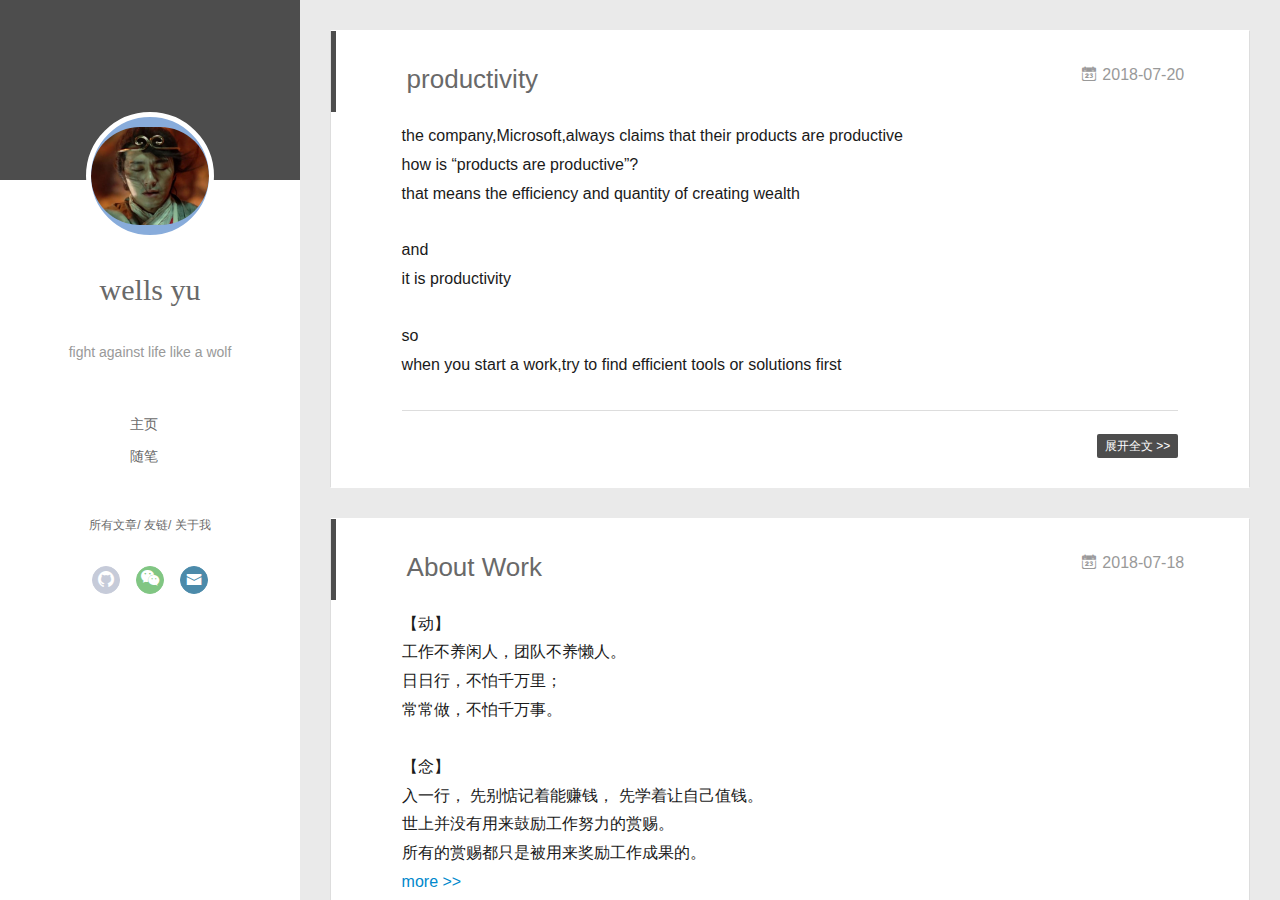
<file: index.html>
<!DOCTYPE html>
<html>
<head>
  <meta charset="utf-8">
  
  <meta name="renderer" content="webkit">
  <meta http-equiv="X-UA-Compatible" content="IE=edge" >
  <link rel="dns-prefetch" href="http://yoursite.com">
  <title>wells</title>
  <meta name="viewport" content="width=device-width, initial-scale=1, maximum-scale=1">
  <meta property="og:type" content="website">
<meta property="og:title" content="wells">
<meta property="og:url" content="http://yoursite.com/index.html">
<meta property="og:site_name" content="wells">
<meta property="og:locale" content="default">
<meta name="twitter:card" content="summary">
<meta name="twitter:title" content="wells">
  
    <link rel="alternative" href="/atom.xml" title="wells" type="application/atom+xml">
  
  
    <link rel="icon" href="/favicon.png">
  
  <link rel="stylesheet" type="text/css" href="/./main.0cf68a.css">
  <style type="text/css">
  
    #container.show {
      background: linear-gradient(200deg,#a0cfe4,#e8c37e);
    }
  </style>
  

  

</head>

<body>
  <div id="container" q-class="show:isCtnShow">
    <canvas id="anm-canvas" class="anm-canvas"></canvas>
    <div class="left-col" q-class="show:isShow">
      
<div class="overlay" style="background: #4d4d4d"></div>
<div class="intrude-less">
	<header id="header" class="inner">
		<a href="/" class="profilepic">
			<img src="/img/avatar.jpg" class="js-avatar">
		</a>
		<hgroup>
		  <h1 class="header-author"><a href="/">wells yu</a></h1>
		</hgroup>
		
		<p class="header-subtitle">fight against life like a wolf</p>
		

		<nav class="header-menu">
			<ul>
			
				<li><a href="/">主页</a></li>
	        
				<li><a href="/tags/随笔/">随笔</a></li>
	        
			</ul>
		</nav>
		<nav class="header-smart-menu">
    		
    			
    			<a q-on="click: openSlider(e, 'innerArchive')" href="javascript:void(0)">所有文章</a>
    			
            
    			
    			<a q-on="click: openSlider(e, 'friends')" href="javascript:void(0)">友链</a>
    			
            
    			
    			<a q-on="click: openSlider(e, 'aboutme')" href="javascript:void(0)">关于我</a>
    			
            
		</nav>
		<nav class="header-nav">
			<div class="social">
				
					<a class="github" target="_blank" href="https://github.com/" title="github"><i class="icon-github"></i></a>
		        
					<a class="weixin" target="_blank" href="#" title="weixin"><i class="icon-weixin"></i></a>
		        
					<a class="mail" target="_blank" href="/wellsyu@outlook.com" title="mail"><i class="icon-mail"></i></a>
		        
			</div>
		</nav>
	</header>		
</div>

    </div>
    <div class="mid-col" q-class="show:isShow,hide:isShow|isFalse">
      
<nav id="mobile-nav">
  	<div class="overlay js-overlay" style="background: #4d4d4d"></div>
	<div class="btnctn js-mobile-btnctn">
  		<div class="slider-trigger list" q-on="click: openSlider(e)"><i class="icon icon-sort"></i></div>
	</div>
	<div class="intrude-less">
		<header id="header" class="inner">
			<div class="profilepic">
				<img src="/img/avatar.jpg" class="js-avatar">
			</div>
			<hgroup>
			  <h1 class="header-author js-header-author">wells yu</h1>
			</hgroup>
			
			<p class="header-subtitle"><i class="icon icon-quo-left"></i>fight against life like a wolf<i class="icon icon-quo-right"></i></p>
			
			
			
				
			
				
			
			
			
			<nav class="header-nav">
				<div class="social">
					
						<a class="github" target="_blank" href="https://github.com/" title="github"><i class="icon-github"></i></a>
			        
						<a class="weixin" target="_blank" href="#" title="weixin"><i class="icon-weixin"></i></a>
			        
						<a class="mail" target="_blank" href="/wellsyu@outlook.com" title="mail"><i class="icon-mail"></i></a>
			        
				</div>
			</nav>

			<nav class="header-menu js-header-menu">
				<ul style="width: 50%">
				
				
					<li style="width: 50%"><a href="/">主页</a></li>
		        
					<li style="width: 50%"><a href="/tags/随笔/">随笔</a></li>
		        
				</ul>
			</nav>
		</header>				
	</div>
	<div class="mobile-mask" style="display:none" q-show="isShow"></div>
</nav>

      <div id="wrapper" class="body-wrap">
        <div class="menu-l">
          <div class="canvas-wrap">
            <canvas data-colors="#eaeaea" data-sectionHeight="100" data-contentId="js-content" id="myCanvas1" class="anm-canvas"></canvas>
          </div>
          <div id="js-content" class="content-ll">
            
  
    <article id="post-productivity" class="article article-type-post  article-index" itemscope itemprop="blogPost">
  <div class="article-inner">
    
      <header class="article-header">
        
  
    <h1 itemprop="name">
      <a class="article-title" href="/2018/07/20/productivity/">productivity</a>
    </h1>
  

        
        <a href="/2018/07/20/productivity/" class="archive-article-date">
  	<time datetime="2018-07-20T15:09:00.000Z" itemprop="datePublished"><i class="icon-calendar icon"></i>2018-07-20</time>
</a>
        
      </header>
    
    <div class="article-entry" itemprop="articleBody">
      
        <p>the company,Microsoft,always claims that their products are productive<br>how is “products are productive”?<br>that means the efficiency and quantity of creating wealth</p>
<p>and<br>it is productivity</p>
<p>so<br>when you start a work,try to find efficient tools or solutions first</p>

      

      
    </div>
    <div class="article-info article-info-index">
      
      
      

      
        <p class="article-more-link">
          <a class="article-more-a" href="/2018/07/20/productivity/">展开全文 >></a>
        </p>
      

      
      <div class="clearfix"></div>
    </div>
  </div>
</article>

<aside class="wrap-side-operation">
    <div class="mod-side-operation">
        
        <div class="jump-container" id="js-jump-container" style="display:none;">
            <a href="javascript:void(0)" class="mod-side-operation__jump-to-top">
                <i class="icon-font icon-back"></i>
            </a>
            <div id="js-jump-plan-container" class="jump-plan-container" style="top: -11px;">
                <i class="icon-font icon-plane jump-plane"></i>
            </div>
        </div>
        
        
    </div>
</aside>




  
    <article id="post-howtowork" class="article article-type-post  article-index" itemscope itemprop="blogPost">
  <div class="article-inner">
    
      <header class="article-header">
        
  
    <h1 itemprop="name">
      <a class="article-title" href="/2018/07/18/howtowork/">About Work</a>
    </h1>
  

        
        <a href="/2018/07/18/howtowork/" class="archive-article-date">
  	<time datetime="2018-07-18T14:28:00.000Z" itemprop="datePublished"><i class="icon-calendar icon"></i>2018-07-18</time>
</a>
        
      </header>
    
    <div class="article-entry" itemprop="articleBody">
      
        <p>【动】<br>工作不养闲人，团队不养懒人。<br>日日行，不怕千万里；<br>常常做，不怕千万事。</p>
<p>【念】<br>入一行， 先别惦记着能赚钱， 先学着让自己值钱。<br>世上并没有用来鼓励工作努力的赏赐。<br>所有的赏赐都只是被用来奖励工作成果的。<br>
        
          <a class="article-more-a" href="/2018/07/18/howtowork/#more">more >></a>
        
      

      
    </div>
    <div class="article-info article-info-index">
      
      
      

      
        <p class="article-more-link">
          <a class="article-more-a" href="/2018/07/18/howtowork/">展开全文 >></a>
        </p>
      

      
      <div class="clearfix"></div>
    </div>
  </div>
</article>

<aside class="wrap-side-operation">
    <div class="mod-side-operation">
        
        <div class="jump-container" id="js-jump-container" style="display:none;">
            <a href="javascript:void(0)" class="mod-side-operation__jump-to-top">
                <i class="icon-font icon-back"></i>
            </a>
            <div id="js-jump-plan-container" class="jump-plan-container" style="top: -11px;">
                <i class="icon-font icon-plane jump-plane"></i>
            </div>
        </div>
        
        
    </div>
</aside>




  
    <article id="post-bossandleader" class="article article-type-post  article-index" itemscope itemprop="blogPost">
  <div class="article-inner">
    
      <header class="article-header">
        
  
    <h1 itemprop="name">
      <a class="article-title" href="/2018/07/18/bossandleader/">Boss And Leader</a>
    </h1>
  

        
        <a href="/2018/07/18/bossandleader/" class="archive-article-date">
  	<time datetime="2018-07-18T10:20:00.000Z" itemprop="datePublished"><i class="icon-calendar icon"></i>2018-07-18</time>
</a>
        
      </header>
    
    <div class="article-entry" itemprop="articleBody">
      
        <p><img src="/img/bossandleader.jpg" alt="boss and leader"><br>
        
          <a class="article-more-a" href="/2018/07/18/bossandleader/#more">more >></a>
        
      

      
    </div>
    <div class="article-info article-info-index">
      
      
      

      
        <p class="article-more-link">
          <a class="article-more-a" href="/2018/07/18/bossandleader/">展开全文 >></a>
        </p>
      

      
      <div class="clearfix"></div>
    </div>
  </div>
</article>

<aside class="wrap-side-operation">
    <div class="mod-side-operation">
        
        <div class="jump-container" id="js-jump-container" style="display:none;">
            <a href="javascript:void(0)" class="mod-side-operation__jump-to-top">
                <i class="icon-font icon-back"></i>
            </a>
            <div id="js-jump-plan-container" class="jump-plan-container" style="top: -11px;">
                <i class="icon-font icon-plane jump-plane"></i>
            </div>
        </div>
        
        
    </div>
</aside>




  
    <article id="post-Contacts" class="article article-type-post  article-index" itemscope itemprop="blogPost">
  <div class="article-inner">
    
      <header class="article-header">
        
  
    <h1 itemprop="name">
      <a class="article-title" href="/2018/07/18/Contacts/">Contacts</a>
    </h1>
  

        
        <a href="/2018/07/18/Contacts/" class="archive-article-date">
  	<time datetime="2018-07-17T16:00:00.000Z" itemprop="datePublished"><i class="icon-calendar icon"></i>2018-07-18</time>
</a>
        
      </header>
    
    <div class="article-entry" itemprop="articleBody">
      
        <p>#Designed by wells<br><img src="/img/myposture.jpg" alt="my name card"></p>

      

      
    </div>
    <div class="article-info article-info-index">
      
      
      

      
        <p class="article-more-link">
          <a class="article-more-a" href="/2018/07/18/Contacts/">展开全文 >></a>
        </p>
      

      
      <div class="clearfix"></div>
    </div>
  </div>
</article>

<aside class="wrap-side-operation">
    <div class="mod-side-operation">
        
        <div class="jump-container" id="js-jump-container" style="display:none;">
            <a href="javascript:void(0)" class="mod-side-operation__jump-to-top">
                <i class="icon-font icon-back"></i>
            </a>
            <div id="js-jump-plan-container" class="jump-plan-container" style="top: -11px;">
                <i class="icon-font icon-plane jump-plane"></i>
            </div>
        </div>
        
        
    </div>
</aside>




  
    <article id="post-differcence" class="article article-type-post  article-index" itemscope itemprop="blogPost">
  <div class="article-inner">
    
      <header class="article-header">
        
  
    <h1 itemprop="name">
      <a class="article-title" href="/2018/07/16/differcence/">Differcence</a>
    </h1>
  

        
        <a href="/2018/07/16/differcence/" class="archive-article-date">
  	<time datetime="2018-07-16T12:25:56.000Z" itemprop="datePublished"><i class="icon-calendar icon"></i>2018-07-16</time>
</a>
        
      </header>
    
    <div class="article-entry" itemprop="articleBody">
      
        <p>when you try to figure out something,<br>you may try to know the 5W1H.<br>the differcence between people is that<br>someone  don’t know ‘5W1H’.<br>more,someone can’t write any letter</p>

      

      
    </div>
    <div class="article-info article-info-index">
      
      
      

      
        <p class="article-more-link">
          <a class="article-more-a" href="/2018/07/16/differcence/">展开全文 >></a>
        </p>
      

      
      <div class="clearfix"></div>
    </div>
  </div>
</article>

<aside class="wrap-side-operation">
    <div class="mod-side-operation">
        
        <div class="jump-container" id="js-jump-container" style="display:none;">
            <a href="javascript:void(0)" class="mod-side-operation__jump-to-top">
                <i class="icon-font icon-back"></i>
            </a>
            <div id="js-jump-plan-container" class="jump-plan-container" style="top: -11px;">
                <i class="icon-font icon-plane jump-plane"></i>
            </div>
        </div>
        
        
    </div>
</aside>




  
  


          </div>
        </div>
      </div>
      <footer id="footer">
  <div class="outer">
    <div id="footer-info">
    	<div class="footer-left">
    		&copy; 2018 wells yu
    	</div>
      	<div class="footer-right">
      		<a href="http://hexo.io/" target="_blank">Hexo</a>  Theme <a href="https://github.com/litten/hexo-theme-yilia" target="_blank">Yilia</a> by Litten
      	</div>
    </div>
  </div>
</footer>
    </div>
    <script>
	var yiliaConfig = {
		mathjax: false,
		isHome: true,
		isPost: false,
		isArchive: false,
		isTag: false,
		isCategory: false,
		open_in_new: false,
		toc_hide_index: true,
		root: "/",
		innerArchive: true,
		showTags: false
	}
</script>

<script>!function(t){function n(e){if(r[e])return r[e].exports;var i=r[e]={exports:{},id:e,loaded:!1};return t[e].call(i.exports,i,i.exports,n),i.loaded=!0,i.exports}var r={};n.m=t,n.c=r,n.p="./",n(0)}([function(t,n,r){r(195),t.exports=r(191)},function(t,n,r){var e=r(3),i=r(52),o=r(27),u=r(28),c=r(53),f="prototype",a=function(t,n,r){var s,l,h,v,p=t&a.F,d=t&a.G,y=t&a.S,g=t&a.P,b=t&a.B,m=d?e:y?e[n]||(e[n]={}):(e[n]||{})[f],x=d?i:i[n]||(i[n]={}),w=x[f]||(x[f]={});d&&(r=n);for(s in r)l=!p&&m&&void 0!==m[s],h=(l?m:r)[s],v=b&&l?c(h,e):g&&"function"==typeof h?c(Function.call,h):h,m&&u(m,s,h,t&a.U),x[s]!=h&&o(x,s,v),g&&w[s]!=h&&(w[s]=h)};e.core=i,a.F=1,a.G=2,a.S=4,a.P=8,a.B=16,a.W=32,a.U=64,a.R=128,t.exports=a},function(t,n,r){var e=r(6);t.exports=function(t){if(!e(t))throw TypeError(t+" is not an object!");return t}},function(t,n){var r=t.exports="undefined"!=typeof window&&window.Math==Math?window:"undefined"!=typeof self&&self.Math==Math?self:Function("return this")();"number"==typeof __g&&(__g=r)},function(t,n){t.exports=function(t){try{return!!t()}catch(t){return!0}}},function(t,n){var r=t.exports="undefined"!=typeof window&&window.Math==Math?window:"undefined"!=typeof self&&self.Math==Math?self:Function("return this")();"number"==typeof __g&&(__g=r)},function(t,n){t.exports=function(t){return"object"==typeof t?null!==t:"function"==typeof t}},function(t,n,r){var e=r(126)("wks"),i=r(76),o=r(3).Symbol,u="function"==typeof o;(t.exports=function(t){return e[t]||(e[t]=u&&o[t]||(u?o:i)("Symbol."+t))}).store=e},function(t,n){var r={}.hasOwnProperty;t.exports=function(t,n){return r.call(t,n)}},function(t,n,r){var e=r(94),i=r(33);t.exports=function(t){return e(i(t))}},function(t,n,r){t.exports=!r(4)(function(){return 7!=Object.defineProperty({},"a",{get:function(){return 7}}).a})},function(t,n,r){var e=r(2),i=r(167),o=r(50),u=Object.defineProperty;n.f=r(10)?Object.defineProperty:function(t,n,r){if(e(t),n=o(n,!0),e(r),i)try{return u(t,n,r)}catch(t){}if("get"in r||"set"in r)throw TypeError("Accessors not supported!");return"value"in r&&(t[n]=r.value),t}},function(t,n,r){t.exports=!r(18)(function(){return 7!=Object.defineProperty({},"a",{get:function(){return 7}}).a})},function(t,n,r){var e=r(14),i=r(22);t.exports=r(12)?function(t,n,r){return e.f(t,n,i(1,r))}:function(t,n,r){return t[n]=r,t}},function(t,n,r){var e=r(20),i=r(58),o=r(42),u=Object.defineProperty;n.f=r(12)?Object.defineProperty:function(t,n,r){if(e(t),n=o(n,!0),e(r),i)try{return u(t,n,r)}catch(t){}if("get"in r||"set"in r)throw TypeError("Accessors not supported!");return"value"in r&&(t[n]=r.value),t}},function(t,n,r){var e=r(40)("wks"),i=r(23),o=r(5).Symbol,u="function"==typeof o;(t.exports=function(t){return e[t]||(e[t]=u&&o[t]||(u?o:i)("Symbol."+t))}).store=e},function(t,n,r){var e=r(67),i=Math.min;t.exports=function(t){return t>0?i(e(t),9007199254740991):0}},function(t,n,r){var e=r(46);t.exports=function(t){return Object(e(t))}},function(t,n){t.exports=function(t){try{return!!t()}catch(t){return!0}}},function(t,n,r){var e=r(63),i=r(34);t.exports=Object.keys||function(t){return e(t,i)}},function(t,n,r){var e=r(21);t.exports=function(t){if(!e(t))throw TypeError(t+" is not an object!");return t}},function(t,n){t.exports=function(t){return"object"==typeof t?null!==t:"function"==typeof t}},function(t,n){t.exports=function(t,n){return{enumerable:!(1&t),configurable:!(2&t),writable:!(4&t),value:n}}},function(t,n){var r=0,e=Math.random();t.exports=function(t){return"Symbol(".concat(void 0===t?"":t,")_",(++r+e).toString(36))}},function(t,n){var r={}.hasOwnProperty;t.exports=function(t,n){return r.call(t,n)}},function(t,n){var r=t.exports={version:"2.4.0"};"number"==typeof __e&&(__e=r)},function(t,n){t.exports=function(t){if("function"!=typeof t)throw TypeError(t+" is not a function!");return t}},function(t,n,r){var e=r(11),i=r(66);t.exports=r(10)?function(t,n,r){return e.f(t,n,i(1,r))}:function(t,n,r){return t[n]=r,t}},function(t,n,r){var e=r(3),i=r(27),o=r(24),u=r(76)("src"),c="toString",f=Function[c],a=(""+f).split(c);r(52).inspectSource=function(t){return f.call(t)},(t.exports=function(t,n,r,c){var f="function"==typeof r;f&&(o(r,"name")||i(r,"name",n)),t[n]!==r&&(f&&(o(r,u)||i(r,u,t[n]?""+t[n]:a.join(String(n)))),t===e?t[n]=r:c?t[n]?t[n]=r:i(t,n,r):(delete t[n],i(t,n,r)))})(Function.prototype,c,function(){return"function"==typeof this&&this[u]||f.call(this)})},function(t,n,r){var e=r(1),i=r(4),o=r(46),u=function(t,n,r,e){var i=String(o(t)),u="<"+n;return""!==r&&(u+=" "+r+'="'+String(e).replace(/"/g,"&quot;")+'"'),u+">"+i+"</"+n+">"};t.exports=function(t,n){var r={};r[t]=n(u),e(e.P+e.F*i(function(){var n=""[t]('"');return n!==n.toLowerCase()||n.split('"').length>3}),"String",r)}},function(t,n,r){var e=r(115),i=r(46);t.exports=function(t){return e(i(t))}},function(t,n,r){var e=r(116),i=r(66),o=r(30),u=r(50),c=r(24),f=r(167),a=Object.getOwnPropertyDescriptor;n.f=r(10)?a:function(t,n){if(t=o(t),n=u(n,!0),f)try{return a(t,n)}catch(t){}if(c(t,n))return i(!e.f.call(t,n),t[n])}},function(t,n,r){var e=r(24),i=r(17),o=r(145)("IE_PROTO"),u=Object.prototype;t.exports=Object.getPrototypeOf||function(t){return t=i(t),e(t,o)?t[o]:"function"==typeof t.constructor&&t instanceof t.constructor?t.constructor.prototype:t instanceof Object?u:null}},function(t,n){t.exports=function(t){if(void 0==t)throw TypeError("Can't call method on  "+t);return t}},function(t,n){t.exports="constructor,hasOwnProperty,isPrototypeOf,propertyIsEnumerable,toLocaleString,toString,valueOf".split(",")},function(t,n){t.exports={}},function(t,n){t.exports=!0},function(t,n){n.f={}.propertyIsEnumerable},function(t,n,r){var e=r(14).f,i=r(8),o=r(15)("toStringTag");t.exports=function(t,n,r){t&&!i(t=r?t:t.prototype,o)&&e(t,o,{configurable:!0,value:n})}},function(t,n,r){var e=r(40)("keys"),i=r(23);t.exports=function(t){return e[t]||(e[t]=i(t))}},function(t,n,r){var e=r(5),i="__core-js_shared__",o=e[i]||(e[i]={});t.exports=function(t){return o[t]||(o[t]={})}},function(t,n){var r=Math.ceil,e=Math.floor;t.exports=function(t){return isNaN(t=+t)?0:(t>0?e:r)(t)}},function(t,n,r){var e=r(21);t.exports=function(t,n){if(!e(t))return t;var r,i;if(n&&"function"==typeof(r=t.toString)&&!e(i=r.call(t)))return i;if("function"==typeof(r=t.valueOf)&&!e(i=r.call(t)))return i;if(!n&&"function"==typeof(r=t.toString)&&!e(i=r.call(t)))return i;throw TypeError("Can't convert object to primitive value")}},function(t,n,r){var e=r(5),i=r(25),o=r(36),u=r(44),c=r(14).f;t.exports=function(t){var n=i.Symbol||(i.Symbol=o?{}:e.Symbol||{});"_"==t.charAt(0)||t in n||c(n,t,{value:u.f(t)})}},function(t,n,r){n.f=r(15)},function(t,n){var r={}.toString;t.exports=function(t){return r.call(t).slice(8,-1)}},function(t,n){t.exports=function(t){if(void 0==t)throw TypeError("Can't call method on  "+t);return t}},function(t,n,r){var e=r(4);t.exports=function(t,n){return!!t&&e(function(){n?t.call(null,function(){},1):t.call(null)})}},function(t,n,r){var e=r(53),i=r(115),o=r(17),u=r(16),c=r(203);t.exports=function(t,n){var r=1==t,f=2==t,a=3==t,s=4==t,l=6==t,h=5==t||l,v=n||c;return function(n,c,p){for(var d,y,g=o(n),b=i(g),m=e(c,p,3),x=u(b.length),w=0,S=r?v(n,x):f?v(n,0):void 0;x>w;w++)if((h||w in b)&&(d=b[w],y=m(d,w,g),t))if(r)S[w]=y;else if(y)switch(t){case 3:return!0;case 5:return d;case 6:return w;case 2:S.push(d)}else if(s)return!1;return l?-1:a||s?s:S}}},function(t,n,r){var e=r(1),i=r(52),o=r(4);t.exports=function(t,n){var r=(i.Object||{})[t]||Object[t],u={};u[t]=n(r),e(e.S+e.F*o(function(){r(1)}),"Object",u)}},function(t,n,r){var e=r(6);t.exports=function(t,n){if(!e(t))return t;var r,i;if(n&&"function"==typeof(r=t.toString)&&!e(i=r.call(t)))return i;if("function"==typeof(r=t.valueOf)&&!e(i=r.call(t)))return i;if(!n&&"function"==typeof(r=t.toString)&&!e(i=r.call(t)))return i;throw TypeError("Can't convert object to primitive value")}},function(t,n,r){var e=r(5),i=r(25),o=r(91),u=r(13),c="prototype",f=function(t,n,r){var a,s,l,h=t&f.F,v=t&f.G,p=t&f.S,d=t&f.P,y=t&f.B,g=t&f.W,b=v?i:i[n]||(i[n]={}),m=b[c],x=v?e:p?e[n]:(e[n]||{})[c];v&&(r=n);for(a in r)(s=!h&&x&&void 0!==x[a])&&a in b||(l=s?x[a]:r[a],b[a]=v&&"function"!=typeof x[a]?r[a]:y&&s?o(l,e):g&&x[a]==l?function(t){var n=function(n,r,e){if(this instanceof t){switch(arguments.length){case 0:return new t;case 1:return new t(n);case 2:return new t(n,r)}return new t(n,r,e)}return t.apply(this,arguments)};return n[c]=t[c],n}(l):d&&"function"==typeof l?o(Function.call,l):l,d&&((b.virtual||(b.virtual={}))[a]=l,t&f.R&&m&&!m[a]&&u(m,a,l)))};f.F=1,f.G=2,f.S=4,f.P=8,f.B=16,f.W=32,f.U=64,f.R=128,t.exports=f},function(t,n){var r=t.exports={version:"2.4.0"};"number"==typeof __e&&(__e=r)},function(t,n,r){var e=r(26);t.exports=function(t,n,r){if(e(t),void 0===n)return t;switch(r){case 1:return function(r){return t.call(n,r)};case 2:return function(r,e){return t.call(n,r,e)};case 3:return function(r,e,i){return t.call(n,r,e,i)}}return function(){return t.apply(n,arguments)}}},function(t,n,r){var e=r(183),i=r(1),o=r(126)("metadata"),u=o.store||(o.store=new(r(186))),c=function(t,n,r){var i=u.get(t);if(!i){if(!r)return;u.set(t,i=new e)}var o=i.get(n);if(!o){if(!r)return;i.set(n,o=new e)}return o},f=function(t,n,r){var e=c(n,r,!1);return void 0!==e&&e.has(t)},a=function(t,n,r){var e=c(n,r,!1);return void 0===e?void 0:e.get(t)},s=function(t,n,r,e){c(r,e,!0).set(t,n)},l=function(t,n){var r=c(t,n,!1),e=[];return r&&r.forEach(function(t,n){e.push(n)}),e},h=function(t){return void 0===t||"symbol"==typeof t?t:String(t)},v=function(t){i(i.S,"Reflect",t)};t.exports={store:u,map:c,has:f,get:a,set:s,keys:l,key:h,exp:v}},function(t,n,r){"use strict";if(r(10)){var e=r(69),i=r(3),o=r(4),u=r(1),c=r(127),f=r(152),a=r(53),s=r(68),l=r(66),h=r(27),v=r(73),p=r(67),d=r(16),y=r(75),g=r(50),b=r(24),m=r(180),x=r(114),w=r(6),S=r(17),_=r(137),O=r(70),E=r(32),P=r(71).f,j=r(154),F=r(76),M=r(7),A=r(48),N=r(117),T=r(146),I=r(155),k=r(80),L=r(123),R=r(74),C=r(130),D=r(160),U=r(11),W=r(31),G=U.f,B=W.f,V=i.RangeError,z=i.TypeError,q=i.Uint8Array,K="ArrayBuffer",J="Shared"+K,Y="BYTES_PER_ELEMENT",H="prototype",$=Array[H],X=f.ArrayBuffer,Q=f.DataView,Z=A(0),tt=A(2),nt=A(3),rt=A(4),et=A(5),it=A(6),ot=N(!0),ut=N(!1),ct=I.values,ft=I.keys,at=I.entries,st=$.lastIndexOf,lt=$.reduce,ht=$.reduceRight,vt=$.join,pt=$.sort,dt=$.slice,yt=$.toString,gt=$.toLocaleString,bt=M("iterator"),mt=M("toStringTag"),xt=F("typed_constructor"),wt=F("def_constructor"),St=c.CONSTR,_t=c.TYPED,Ot=c.VIEW,Et="Wrong length!",Pt=A(1,function(t,n){return Tt(T(t,t[wt]),n)}),jt=o(function(){return 1===new q(new Uint16Array([1]).buffer)[0]}),Ft=!!q&&!!q[H].set&&o(function(){new q(1).set({})}),Mt=function(t,n){if(void 0===t)throw z(Et);var r=+t,e=d(t);if(n&&!m(r,e))throw V(Et);return e},At=function(t,n){var r=p(t);if(r<0||r%n)throw V("Wrong offset!");return r},Nt=function(t){if(w(t)&&_t in t)return t;throw z(t+" is not a typed array!")},Tt=function(t,n){if(!(w(t)&&xt in t))throw z("It is not a typed array constructor!");return new t(n)},It=function(t,n){return kt(T(t,t[wt]),n)},kt=function(t,n){for(var r=0,e=n.length,i=Tt(t,e);e>r;)i[r]=n[r++];return i},Lt=function(t,n,r){G(t,n,{get:function(){return this._d[r]}})},Rt=function(t){var n,r,e,i,o,u,c=S(t),f=arguments.length,s=f>1?arguments[1]:void 0,l=void 0!==s,h=j(c);if(void 0!=h&&!_(h)){for(u=h.call(c),e=[],n=0;!(o=u.next()).done;n++)e.push(o.value);c=e}for(l&&f>2&&(s=a(s,arguments[2],2)),n=0,r=d(c.length),i=Tt(this,r);r>n;n++)i[n]=l?s(c[n],n):c[n];return i},Ct=function(){for(var t=0,n=arguments.length,r=Tt(this,n);n>t;)r[t]=arguments[t++];return r},Dt=!!q&&o(function(){gt.call(new q(1))}),Ut=function(){return gt.apply(Dt?dt.call(Nt(this)):Nt(this),arguments)},Wt={copyWithin:function(t,n){return D.call(Nt(this),t,n,arguments.length>2?arguments[2]:void 0)},every:function(t){return rt(Nt(this),t,arguments.length>1?arguments[1]:void 0)},fill:function(t){return C.apply(Nt(this),arguments)},filter:function(t){return It(this,tt(Nt(this),t,arguments.length>1?arguments[1]:void 0))},find:function(t){return et(Nt(this),t,arguments.length>1?arguments[1]:void 0)},findIndex:function(t){return it(Nt(this),t,arguments.length>1?arguments[1]:void 0)},forEach:function(t){Z(Nt(this),t,arguments.length>1?arguments[1]:void 0)},indexOf:function(t){return ut(Nt(this),t,arguments.length>1?arguments[1]:void 0)},includes:function(t){return ot(Nt(this),t,arguments.length>1?arguments[1]:void 0)},join:function(t){return vt.apply(Nt(this),arguments)},lastIndexOf:function(t){return st.apply(Nt(this),arguments)},map:function(t){return Pt(Nt(this),t,arguments.length>1?arguments[1]:void 0)},reduce:function(t){return lt.apply(Nt(this),arguments)},reduceRight:function(t){return ht.apply(Nt(this),arguments)},reverse:function(){for(var t,n=this,r=Nt(n).length,e=Math.floor(r/2),i=0;i<e;)t=n[i],n[i++]=n[--r],n[r]=t;return n},some:function(t){return nt(Nt(this),t,arguments.length>1?arguments[1]:void 0)},sort:function(t){return pt.call(Nt(this),t)},subarray:function(t,n){var r=Nt(this),e=r.length,i=y(t,e);return new(T(r,r[wt]))(r.buffer,r.byteOffset+i*r.BYTES_PER_ELEMENT,d((void 0===n?e:y(n,e))-i))}},Gt=function(t,n){return It(this,dt.call(Nt(this),t,n))},Bt=function(t){Nt(this);var n=At(arguments[1],1),r=this.length,e=S(t),i=d(e.length),o=0;if(i+n>r)throw V(Et);for(;o<i;)this[n+o]=e[o++]},Vt={entries:function(){return at.call(Nt(this))},keys:function(){return ft.call(Nt(this))},values:function(){return ct.call(Nt(this))}},zt=function(t,n){return w(t)&&t[_t]&&"symbol"!=typeof n&&n in t&&String(+n)==String(n)},qt=function(t,n){return zt(t,n=g(n,!0))?l(2,t[n]):B(t,n)},Kt=function(t,n,r){return!(zt(t,n=g(n,!0))&&w(r)&&b(r,"value"))||b(r,"get")||b(r,"set")||r.configurable||b(r,"writable")&&!r.writable||b(r,"enumerable")&&!r.enumerable?G(t,n,r):(t[n]=r.value,t)};St||(W.f=qt,U.f=Kt),u(u.S+u.F*!St,"Object",{getOwnPropertyDescriptor:qt,defineProperty:Kt}),o(function(){yt.call({})})&&(yt=gt=function(){return vt.call(this)});var Jt=v({},Wt);v(Jt,Vt),h(Jt,bt,Vt.values),v(Jt,{slice:Gt,set:Bt,constructor:function(){},toString:yt,toLocaleString:Ut}),Lt(Jt,"buffer","b"),Lt(Jt,"byteOffset","o"),Lt(Jt,"byteLength","l"),Lt(Jt,"length","e"),G(Jt,mt,{get:function(){return this[_t]}}),t.exports=function(t,n,r,f){f=!!f;var a=t+(f?"Clamped":"")+"Array",l="Uint8Array"!=a,v="get"+t,p="set"+t,y=i[a],g=y||{},b=y&&E(y),m=!y||!c.ABV,S={},_=y&&y[H],j=function(t,r){var e=t._d;return e.v[v](r*n+e.o,jt)},F=function(t,r,e){var i=t._d;f&&(e=(e=Math.round(e))<0?0:e>255?255:255&e),i.v[p](r*n+i.o,e,jt)},M=function(t,n){G(t,n,{get:function(){return j(this,n)},set:function(t){return F(this,n,t)},enumerable:!0})};m?(y=r(function(t,r,e,i){s(t,y,a,"_d");var o,u,c,f,l=0,v=0;if(w(r)){if(!(r instanceof X||(f=x(r))==K||f==J))return _t in r?kt(y,r):Rt.call(y,r);o=r,v=At(e,n);var p=r.byteLength;if(void 0===i){if(p%n)throw V(Et);if((u=p-v)<0)throw V(Et)}else if((u=d(i)*n)+v>p)throw V(Et);c=u/n}else c=Mt(r,!0),u=c*n,o=new X(u);for(h(t,"_d",{b:o,o:v,l:u,e:c,v:new Q(o)});l<c;)M(t,l++)}),_=y[H]=O(Jt),h(_,"constructor",y)):L(function(t){new y(null),new y(t)},!0)||(y=r(function(t,r,e,i){s(t,y,a);var o;return w(r)?r instanceof X||(o=x(r))==K||o==J?void 0!==i?new g(r,At(e,n),i):void 0!==e?new g(r,At(e,n)):new g(r):_t in r?kt(y,r):Rt.call(y,r):new g(Mt(r,l))}),Z(b!==Function.prototype?P(g).concat(P(b)):P(g),function(t){t in y||h(y,t,g[t])}),y[H]=_,e||(_.constructor=y));var A=_[bt],N=!!A&&("values"==A.name||void 0==A.name),T=Vt.values;h(y,xt,!0),h(_,_t,a),h(_,Ot,!0),h(_,wt,y),(f?new y(1)[mt]==a:mt in _)||G(_,mt,{get:function(){return a}}),S[a]=y,u(u.G+u.W+u.F*(y!=g),S),u(u.S,a,{BYTES_PER_ELEMENT:n,from:Rt,of:Ct}),Y in _||h(_,Y,n),u(u.P,a,Wt),R(a),u(u.P+u.F*Ft,a,{set:Bt}),u(u.P+u.F*!N,a,Vt),u(u.P+u.F*(_.toString!=yt),a,{toString:yt}),u(u.P+u.F*o(function(){new y(1).slice()}),a,{slice:Gt}),u(u.P+u.F*(o(function(){return[1,2].toLocaleString()!=new y([1,2]).toLocaleString()})||!o(function(){_.toLocaleString.call([1,2])})),a,{toLocaleString:Ut}),k[a]=N?A:T,e||N||h(_,bt,T)}}else t.exports=function(){}},function(t,n){var r={}.toString;t.exports=function(t){return r.call(t).slice(8,-1)}},function(t,n,r){var e=r(21),i=r(5).document,o=e(i)&&e(i.createElement);t.exports=function(t){return o?i.createElement(t):{}}},function(t,n,r){t.exports=!r(12)&&!r(18)(function(){return 7!=Object.defineProperty(r(57)("div"),"a",{get:function(){return 7}}).a})},function(t,n,r){"use strict";var e=r(36),i=r(51),o=r(64),u=r(13),c=r(8),f=r(35),a=r(96),s=r(38),l=r(103),h=r(15)("iterator"),v=!([].keys&&"next"in[].keys()),p="keys",d="values",y=function(){return this};t.exports=function(t,n,r,g,b,m,x){a(r,n,g);var w,S,_,O=function(t){if(!v&&t in F)return F[t];switch(t){case p:case d:return function(){return new r(this,t)}}return function(){return new r(this,t)}},E=n+" Iterator",P=b==d,j=!1,F=t.prototype,M=F[h]||F["@@iterator"]||b&&F[b],A=M||O(b),N=b?P?O("entries"):A:void 0,T="Array"==n?F.entries||M:M;if(T&&(_=l(T.call(new t)))!==Object.prototype&&(s(_,E,!0),e||c(_,h)||u(_,h,y)),P&&M&&M.name!==d&&(j=!0,A=function(){return M.call(this)}),e&&!x||!v&&!j&&F[h]||u(F,h,A),f[n]=A,f[E]=y,b)if(w={values:P?A:O(d),keys:m?A:O(p),entries:N},x)for(S in w)S in F||o(F,S,w[S]);else i(i.P+i.F*(v||j),n,w);return w}},function(t,n,r){var e=r(20),i=r(100),o=r(34),u=r(39)("IE_PROTO"),c=function(){},f="prototype",a=function(){var t,n=r(57)("iframe"),e=o.length;for(n.style.display="none",r(93).appendChild(n),n.src="javascript:",t=n.contentWindow.document,t.open(),t.write("<script>document.F=Object<\/script>"),t.close(),a=t.F;e--;)delete a[f][o[e]];return a()};t.exports=Object.create||function(t,n){var r;return null!==t?(c[f]=e(t),r=new c,c[f]=null,r[u]=t):r=a(),void 0===n?r:i(r,n)}},function(t,n,r){var e=r(63),i=r(34).concat("length","prototype");n.f=Object.getOwnPropertyNames||function(t){return e(t,i)}},function(t,n){n.f=Object.getOwnPropertySymbols},function(t,n,r){var e=r(8),i=r(9),o=r(90)(!1),u=r(39)("IE_PROTO");t.exports=function(t,n){var r,c=i(t),f=0,a=[];for(r in c)r!=u&&e(c,r)&&a.push(r);for(;n.length>f;)e(c,r=n[f++])&&(~o(a,r)||a.push(r));return a}},function(t,n,r){t.exports=r(13)},function(t,n,r){var e=r(76)("meta"),i=r(6),o=r(24),u=r(11).f,c=0,f=Object.isExtensible||function(){return!0},a=!r(4)(function(){return f(Object.preventExtensions({}))}),s=function(t){u(t,e,{value:{i:"O"+ ++c,w:{}}})},l=function(t,n){if(!i(t))return"symbol"==typeof t?t:("string"==typeof t?"S":"P")+t;if(!o(t,e)){if(!f(t))return"F";if(!n)return"E";s(t)}return t[e].i},h=function(t,n){if(!o(t,e)){if(!f(t))return!0;if(!n)return!1;s(t)}return t[e].w},v=function(t){return a&&p.NEED&&f(t)&&!o(t,e)&&s(t),t},p=t.exports={KEY:e,NEED:!1,fastKey:l,getWeak:h,onFreeze:v}},function(t,n){t.exports=function(t,n){return{enumerable:!(1&t),configurable:!(2&t),writable:!(4&t),value:n}}},function(t,n){var r=Math.ceil,e=Math.floor;t.exports=function(t){return isNaN(t=+t)?0:(t>0?e:r)(t)}},function(t,n){t.exports=function(t,n,r,e){if(!(t instanceof n)||void 0!==e&&e in t)throw TypeError(r+": incorrect invocation!");return t}},function(t,n){t.exports=!1},function(t,n,r){var e=r(2),i=r(173),o=r(133),u=r(145)("IE_PROTO"),c=function(){},f="prototype",a=function(){var t,n=r(132)("iframe"),e=o.length;for(n.style.display="none",r(135).appendChild(n),n.src="javascript:",t=n.contentWindow.document,t.open(),t.write("<script>document.F=Object<\/script>"),t.close(),a=t.F;e--;)delete a[f][o[e]];return a()};t.exports=Object.create||function(t,n){var r;return null!==t?(c[f]=e(t),r=new c,c[f]=null,r[u]=t):r=a(),void 0===n?r:i(r,n)}},function(t,n,r){var e=r(175),i=r(133).concat("length","prototype");n.f=Object.getOwnPropertyNames||function(t){return e(t,i)}},function(t,n,r){var e=r(175),i=r(133);t.exports=Object.keys||function(t){return e(t,i)}},function(t,n,r){var e=r(28);t.exports=function(t,n,r){for(var i in n)e(t,i,n[i],r);return t}},function(t,n,r){"use strict";var e=r(3),i=r(11),o=r(10),u=r(7)("species");t.exports=function(t){var n=e[t];o&&n&&!n[u]&&i.f(n,u,{configurable:!0,get:function(){return this}})}},function(t,n,r){var e=r(67),i=Math.max,o=Math.min;t.exports=function(t,n){return t=e(t),t<0?i(t+n,0):o(t,n)}},function(t,n){var r=0,e=Math.random();t.exports=function(t){return"Symbol(".concat(void 0===t?"":t,")_",(++r+e).toString(36))}},function(t,n,r){var e=r(33);t.exports=function(t){return Object(e(t))}},function(t,n,r){var e=r(7)("unscopables"),i=Array.prototype;void 0==i[e]&&r(27)(i,e,{}),t.exports=function(t){i[e][t]=!0}},function(t,n,r){var e=r(53),i=r(169),o=r(137),u=r(2),c=r(16),f=r(154),a={},s={},n=t.exports=function(t,n,r,l,h){var v,p,d,y,g=h?function(){return t}:f(t),b=e(r,l,n?2:1),m=0;if("function"!=typeof g)throw TypeError(t+" is not iterable!");if(o(g)){for(v=c(t.length);v>m;m++)if((y=n?b(u(p=t[m])[0],p[1]):b(t[m]))===a||y===s)return y}else for(d=g.call(t);!(p=d.next()).done;)if((y=i(d,b,p.value,n))===a||y===s)return y};n.BREAK=a,n.RETURN=s},function(t,n){t.exports={}},function(t,n,r){var e=r(11).f,i=r(24),o=r(7)("toStringTag");t.exports=function(t,n,r){t&&!i(t=r?t:t.prototype,o)&&e(t,o,{configurable:!0,value:n})}},function(t,n,r){var e=r(1),i=r(46),o=r(4),u=r(150),c="["+u+"]",f="​",a=RegExp("^"+c+c+"*"),s=RegExp(c+c+"*$"),l=function(t,n,r){var i={},c=o(function(){return!!u[t]()||f[t]()!=f}),a=i[t]=c?n(h):u[t];r&&(i[r]=a),e(e.P+e.F*c,"String",i)},h=l.trim=function(t,n){return t=String(i(t)),1&n&&(t=t.replace(a,"")),2&n&&(t=t.replace(s,"")),t};t.exports=l},function(t,n,r){t.exports={default:r(86),__esModule:!0}},function(t,n,r){t.exports={default:r(87),__esModule:!0}},function(t,n,r){"use strict";function e(t){return t&&t.__esModule?t:{default:t}}n.__esModule=!0;var i=r(84),o=e(i),u=r(83),c=e(u),f="function"==typeof c.default&&"symbol"==typeof o.default?function(t){return typeof t}:function(t){return t&&"function"==typeof c.default&&t.constructor===c.default&&t!==c.default.prototype?"symbol":typeof t};n.default="function"==typeof c.default&&"symbol"===f(o.default)?function(t){return void 0===t?"undefined":f(t)}:function(t){return t&&"function"==typeof c.default&&t.constructor===c.default&&t!==c.default.prototype?"symbol":void 0===t?"undefined":f(t)}},function(t,n,r){r(110),r(108),r(111),r(112),t.exports=r(25).Symbol},function(t,n,r){r(109),r(113),t.exports=r(44).f("iterator")},function(t,n){t.exports=function(t){if("function"!=typeof t)throw TypeError(t+" is not a function!");return t}},function(t,n){t.exports=function(){}},function(t,n,r){var e=r(9),i=r(106),o=r(105);t.exports=function(t){return function(n,r,u){var c,f=e(n),a=i(f.length),s=o(u,a);if(t&&r!=r){for(;a>s;)if((c=f[s++])!=c)return!0}else for(;a>s;s++)if((t||s in f)&&f[s]===r)return t||s||0;return!t&&-1}}},function(t,n,r){var e=r(88);t.exports=function(t,n,r){if(e(t),void 0===n)return t;switch(r){case 1:return function(r){return t.call(n,r)};case 2:return function(r,e){return t.call(n,r,e)};case 3:return function(r,e,i){return t.call(n,r,e,i)}}return function(){return t.apply(n,arguments)}}},function(t,n,r){var e=r(19),i=r(62),o=r(37);t.exports=function(t){var n=e(t),r=i.f;if(r)for(var u,c=r(t),f=o.f,a=0;c.length>a;)f.call(t,u=c[a++])&&n.push(u);return n}},function(t,n,r){t.exports=r(5).document&&document.documentElement},function(t,n,r){var e=r(56);t.exports=Object("z").propertyIsEnumerable(0)?Object:function(t){return"String"==e(t)?t.split(""):Object(t)}},function(t,n,r){var e=r(56);t.exports=Array.isArray||function(t){return"Array"==e(t)}},function(t,n,r){"use strict";var e=r(60),i=r(22),o=r(38),u={};r(13)(u,r(15)("iterator"),function(){return this}),t.exports=function(t,n,r){t.prototype=e(u,{next:i(1,r)}),o(t,n+" Iterator")}},function(t,n){t.exports=function(t,n){return{value:n,done:!!t}}},function(t,n,r){var e=r(19),i=r(9);t.exports=function(t,n){for(var r,o=i(t),u=e(o),c=u.length,f=0;c>f;)if(o[r=u[f++]]===n)return r}},function(t,n,r){var e=r(23)("meta"),i=r(21),o=r(8),u=r(14).f,c=0,f=Object.isExtensible||function(){return!0},a=!r(18)(function(){return f(Object.preventExtensions({}))}),s=function(t){u(t,e,{value:{i:"O"+ ++c,w:{}}})},l=function(t,n){if(!i(t))return"symbol"==typeof t?t:("string"==typeof t?"S":"P")+t;if(!o(t,e)){if(!f(t))return"F";if(!n)return"E";s(t)}return t[e].i},h=function(t,n){if(!o(t,e)){if(!f(t))return!0;if(!n)return!1;s(t)}return t[e].w},v=function(t){return a&&p.NEED&&f(t)&&!o(t,e)&&s(t),t},p=t.exports={KEY:e,NEED:!1,fastKey:l,getWeak:h,onFreeze:v}},function(t,n,r){var e=r(14),i=r(20),o=r(19);t.exports=r(12)?Object.defineProperties:function(t,n){i(t);for(var r,u=o(n),c=u.length,f=0;c>f;)e.f(t,r=u[f++],n[r]);return t}},function(t,n,r){var e=r(37),i=r(22),o=r(9),u=r(42),c=r(8),f=r(58),a=Object.getOwnPropertyDescriptor;n.f=r(12)?a:function(t,n){if(t=o(t),n=u(n,!0),f)try{return a(t,n)}catch(t){}if(c(t,n))return i(!e.f.call(t,n),t[n])}},function(t,n,r){var e=r(9),i=r(61).f,o={}.toString,u="object"==typeof window&&window&&Object.getOwnPropertyNames?Object.getOwnPropertyNames(window):[],c=function(t){try{return i(t)}catch(t){return u.slice()}};t.exports.f=function(t){return u&&"[object Window]"==o.call(t)?c(t):i(e(t))}},function(t,n,r){var e=r(8),i=r(77),o=r(39)("IE_PROTO"),u=Object.prototype;t.exports=Object.getPrototypeOf||function(t){return t=i(t),e(t,o)?t[o]:"function"==typeof t.constructor&&t instanceof t.constructor?t.constructor.prototype:t instanceof Object?u:null}},function(t,n,r){var e=r(41),i=r(33);t.exports=function(t){return function(n,r){var o,u,c=String(i(n)),f=e(r),a=c.length;return f<0||f>=a?t?"":void 0:(o=c.charCodeAt(f),o<55296||o>56319||f+1===a||(u=c.charCodeAt(f+1))<56320||u>57343?t?c.charAt(f):o:t?c.slice(f,f+2):u-56320+(o-55296<<10)+65536)}}},function(t,n,r){var e=r(41),i=Math.max,o=Math.min;t.exports=function(t,n){return t=e(t),t<0?i(t+n,0):o(t,n)}},function(t,n,r){var e=r(41),i=Math.min;t.exports=function(t){return t>0?i(e(t),9007199254740991):0}},function(t,n,r){"use strict";var e=r(89),i=r(97),o=r(35),u=r(9);t.exports=r(59)(Array,"Array",function(t,n){this._t=u(t),this._i=0,this._k=n},function(){var t=this._t,n=this._k,r=this._i++;return!t||r>=t.length?(this._t=void 0,i(1)):"keys"==n?i(0,r):"values"==n?i(0,t[r]):i(0,[r,t[r]])},"values"),o.Arguments=o.Array,e("keys"),e("values"),e("entries")},function(t,n){},function(t,n,r){"use strict";var e=r(104)(!0);r(59)(String,"String",function(t){this._t=String(t),this._i=0},function(){var t,n=this._t,r=this._i;return r>=n.length?{value:void 0,done:!0}:(t=e(n,r),this._i+=t.length,{value:t,done:!1})})},function(t,n,r){"use strict";var e=r(5),i=r(8),o=r(12),u=r(51),c=r(64),f=r(99).KEY,a=r(18),s=r(40),l=r(38),h=r(23),v=r(15),p=r(44),d=r(43),y=r(98),g=r(92),b=r(95),m=r(20),x=r(9),w=r(42),S=r(22),_=r(60),O=r(102),E=r(101),P=r(14),j=r(19),F=E.f,M=P.f,A=O.f,N=e.Symbol,T=e.JSON,I=T&&T.stringify,k="prototype",L=v("_hidden"),R=v("toPrimitive"),C={}.propertyIsEnumerable,D=s("symbol-registry"),U=s("symbols"),W=s("op-symbols"),G=Object[k],B="function"==typeof N,V=e.QObject,z=!V||!V[k]||!V[k].findChild,q=o&&a(function(){return 7!=_(M({},"a",{get:function(){return M(this,"a",{value:7}).a}})).a})?function(t,n,r){var e=F(G,n);e&&delete G[n],M(t,n,r),e&&t!==G&&M(G,n,e)}:M,K=function(t){var n=U[t]=_(N[k]);return n._k=t,n},J=B&&"symbol"==typeof N.iterator?function(t){return"symbol"==typeof t}:function(t){return t instanceof N},Y=function(t,n,r){return t===G&&Y(W,n,r),m(t),n=w(n,!0),m(r),i(U,n)?(r.enumerable?(i(t,L)&&t[L][n]&&(t[L][n]=!1),r=_(r,{enumerable:S(0,!1)})):(i(t,L)||M(t,L,S(1,{})),t[L][n]=!0),q(t,n,r)):M(t,n,r)},H=function(t,n){m(t);for(var r,e=g(n=x(n)),i=0,o=e.length;o>i;)Y(t,r=e[i++],n[r]);return t},$=function(t,n){return void 0===n?_(t):H(_(t),n)},X=function(t){var n=C.call(this,t=w(t,!0));return!(this===G&&i(U,t)&&!i(W,t))&&(!(n||!i(this,t)||!i(U,t)||i(this,L)&&this[L][t])||n)},Q=function(t,n){if(t=x(t),n=w(n,!0),t!==G||!i(U,n)||i(W,n)){var r=F(t,n);return!r||!i(U,n)||i(t,L)&&t[L][n]||(r.enumerable=!0),r}},Z=function(t){for(var n,r=A(x(t)),e=[],o=0;r.length>o;)i(U,n=r[o++])||n==L||n==f||e.push(n);return e},tt=function(t){for(var n,r=t===G,e=A(r?W:x(t)),o=[],u=0;e.length>u;)!i(U,n=e[u++])||r&&!i(G,n)||o.push(U[n]);return o};B||(N=function(){if(this instanceof N)throw TypeError("Symbol is not a constructor!");var t=h(arguments.length>0?arguments[0]:void 0),n=function(r){this===G&&n.call(W,r),i(this,L)&&i(this[L],t)&&(this[L][t]=!1),q(this,t,S(1,r))};return o&&z&&q(G,t,{configurable:!0,set:n}),K(t)},c(N[k],"toString",function(){return this._k}),E.f=Q,P.f=Y,r(61).f=O.f=Z,r(37).f=X,r(62).f=tt,o&&!r(36)&&c(G,"propertyIsEnumerable",X,!0),p.f=function(t){return K(v(t))}),u(u.G+u.W+u.F*!B,{Symbol:N});for(var nt="hasInstance,isConcatSpreadable,iterator,match,replace,search,species,split,toPrimitive,toStringTag,unscopables".split(","),rt=0;nt.length>rt;)v(nt[rt++]);for(var nt=j(v.store),rt=0;nt.length>rt;)d(nt[rt++]);u(u.S+u.F*!B,"Symbol",{for:function(t){return i(D,t+="")?D[t]:D[t]=N(t)},keyFor:function(t){if(J(t))return y(D,t);throw TypeError(t+" is not a symbol!")},useSetter:function(){z=!0},useSimple:function(){z=!1}}),u(u.S+u.F*!B,"Object",{create:$,defineProperty:Y,defineProperties:H,getOwnPropertyDescriptor:Q,getOwnPropertyNames:Z,getOwnPropertySymbols:tt}),T&&u(u.S+u.F*(!B||a(function(){var t=N();return"[null]"!=I([t])||"{}"!=I({a:t})||"{}"!=I(Object(t))})),"JSON",{stringify:function(t){if(void 0!==t&&!J(t)){for(var n,r,e=[t],i=1;arguments.length>i;)e.push(arguments[i++]);return n=e[1],"function"==typeof n&&(r=n),!r&&b(n)||(n=function(t,n){if(r&&(n=r.call(this,t,n)),!J(n))return n}),e[1]=n,I.apply(T,e)}}}),N[k][R]||r(13)(N[k],R,N[k].valueOf),l(N,"Symbol"),l(Math,"Math",!0),l(e.JSON,"JSON",!0)},function(t,n,r){r(43)("asyncIterator")},function(t,n,r){r(43)("observable")},function(t,n,r){r(107);for(var e=r(5),i=r(13),o=r(35),u=r(15)("toStringTag"),c=["NodeList","DOMTokenList","MediaList","StyleSheetList","CSSRuleList"],f=0;f<5;f++){var a=c[f],s=e[a],l=s&&s.prototype;l&&!l[u]&&i(l,u,a),o[a]=o.Array}},function(t,n,r){var e=r(45),i=r(7)("toStringTag"),o="Arguments"==e(function(){return arguments}()),u=function(t,n){try{return t[n]}catch(t){}};t.exports=function(t){var n,r,c;return void 0===t?"Undefined":null===t?"Null":"string"==typeof(r=u(n=Object(t),i))?r:o?e(n):"Object"==(c=e(n))&&"function"==typeof n.callee?"Arguments":c}},function(t,n,r){var e=r(45);t.exports=Object("z").propertyIsEnumerable(0)?Object:function(t){return"String"==e(t)?t.split(""):Object(t)}},function(t,n){n.f={}.propertyIsEnumerable},function(t,n,r){var e=r(30),i=r(16),o=r(75);t.exports=function(t){return function(n,r,u){var c,f=e(n),a=i(f.length),s=o(u,a);if(t&&r!=r){for(;a>s;)if((c=f[s++])!=c)return!0}else for(;a>s;s++)if((t||s in f)&&f[s]===r)return t||s||0;return!t&&-1}}},function(t,n,r){"use strict";var e=r(3),i=r(1),o=r(28),u=r(73),c=r(65),f=r(79),a=r(68),s=r(6),l=r(4),h=r(123),v=r(81),p=r(136);t.exports=function(t,n,r,d,y,g){var b=e[t],m=b,x=y?"set":"add",w=m&&m.prototype,S={},_=function(t){var n=w[t];o(w,t,"delete"==t?function(t){return!(g&&!s(t))&&n.call(this,0===t?0:t)}:"has"==t?function(t){return!(g&&!s(t))&&n.call(this,0===t?0:t)}:"get"==t?function(t){return g&&!s(t)?void 0:n.call(this,0===t?0:t)}:"add"==t?function(t){return n.call(this,0===t?0:t),this}:function(t,r){return n.call(this,0===t?0:t,r),this})};if("function"==typeof m&&(g||w.forEach&&!l(function(){(new m).entries().next()}))){var O=new m,E=O[x](g?{}:-0,1)!=O,P=l(function(){O.has(1)}),j=h(function(t){new m(t)}),F=!g&&l(function(){for(var t=new m,n=5;n--;)t[x](n,n);return!t.has(-0)});j||(m=n(function(n,r){a(n,m,t);var e=p(new b,n,m);return void 0!=r&&f(r,y,e[x],e),e}),m.prototype=w,w.constructor=m),(P||F)&&(_("delete"),_("has"),y&&_("get")),(F||E)&&_(x),g&&w.clear&&delete w.clear}else m=d.getConstructor(n,t,y,x),u(m.prototype,r),c.NEED=!0;return v(m,t),S[t]=m,i(i.G+i.W+i.F*(m!=b),S),g||d.setStrong(m,t,y),m}},function(t,n,r){"use strict";var e=r(27),i=r(28),o=r(4),u=r(46),c=r(7);t.exports=function(t,n,r){var f=c(t),a=r(u,f,""[t]),s=a[0],l=a[1];o(function(){var n={};return n[f]=function(){return 7},7!=""[t](n)})&&(i(String.prototype,t,s),e(RegExp.prototype,f,2==n?function(t,n){return l.call(t,this,n)}:function(t){return l.call(t,this)}))}
},function(t,n,r){"use strict";var e=r(2);t.exports=function(){var t=e(this),n="";return t.global&&(n+="g"),t.ignoreCase&&(n+="i"),t.multiline&&(n+="m"),t.unicode&&(n+="u"),t.sticky&&(n+="y"),n}},function(t,n){t.exports=function(t,n,r){var e=void 0===r;switch(n.length){case 0:return e?t():t.call(r);case 1:return e?t(n[0]):t.call(r,n[0]);case 2:return e?t(n[0],n[1]):t.call(r,n[0],n[1]);case 3:return e?t(n[0],n[1],n[2]):t.call(r,n[0],n[1],n[2]);case 4:return e?t(n[0],n[1],n[2],n[3]):t.call(r,n[0],n[1],n[2],n[3])}return t.apply(r,n)}},function(t,n,r){var e=r(6),i=r(45),o=r(7)("match");t.exports=function(t){var n;return e(t)&&(void 0!==(n=t[o])?!!n:"RegExp"==i(t))}},function(t,n,r){var e=r(7)("iterator"),i=!1;try{var o=[7][e]();o.return=function(){i=!0},Array.from(o,function(){throw 2})}catch(t){}t.exports=function(t,n){if(!n&&!i)return!1;var r=!1;try{var o=[7],u=o[e]();u.next=function(){return{done:r=!0}},o[e]=function(){return u},t(o)}catch(t){}return r}},function(t,n,r){t.exports=r(69)||!r(4)(function(){var t=Math.random();__defineSetter__.call(null,t,function(){}),delete r(3)[t]})},function(t,n){n.f=Object.getOwnPropertySymbols},function(t,n,r){var e=r(3),i="__core-js_shared__",o=e[i]||(e[i]={});t.exports=function(t){return o[t]||(o[t]={})}},function(t,n,r){for(var e,i=r(3),o=r(27),u=r(76),c=u("typed_array"),f=u("view"),a=!(!i.ArrayBuffer||!i.DataView),s=a,l=0,h="Int8Array,Uint8Array,Uint8ClampedArray,Int16Array,Uint16Array,Int32Array,Uint32Array,Float32Array,Float64Array".split(",");l<9;)(e=i[h[l++]])?(o(e.prototype,c,!0),o(e.prototype,f,!0)):s=!1;t.exports={ABV:a,CONSTR:s,TYPED:c,VIEW:f}},function(t,n){"use strict";var r={versions:function(){var t=window.navigator.userAgent;return{trident:t.indexOf("Trident")>-1,presto:t.indexOf("Presto")>-1,webKit:t.indexOf("AppleWebKit")>-1,gecko:t.indexOf("Gecko")>-1&&-1==t.indexOf("KHTML"),mobile:!!t.match(/AppleWebKit.*Mobile.*/),ios:!!t.match(/\(i[^;]+;( U;)? CPU.+Mac OS X/),android:t.indexOf("Android")>-1||t.indexOf("Linux")>-1,iPhone:t.indexOf("iPhone")>-1||t.indexOf("Mac")>-1,iPad:t.indexOf("iPad")>-1,webApp:-1==t.indexOf("Safari"),weixin:-1==t.indexOf("MicroMessenger")}}()};t.exports=r},function(t,n,r){"use strict";var e=r(85),i=function(t){return t&&t.__esModule?t:{default:t}}(e),o=function(){function t(t,n,e){return n||e?String.fromCharCode(n||e):r[t]||t}function n(t){return e[t]}var r={"&quot;":'"',"&lt;":"<","&gt;":">","&amp;":"&","&nbsp;":" "},e={};for(var u in r)e[r[u]]=u;return r["&apos;"]="'",e["'"]="&#39;",{encode:function(t){return t?(""+t).replace(/['<> "&]/g,n).replace(/\r?\n/g,"<br/>").replace(/\s/g,"&nbsp;"):""},decode:function(n){return n?(""+n).replace(/<br\s*\/?>/gi,"\n").replace(/&quot;|&lt;|&gt;|&amp;|&nbsp;|&apos;|&#(\d+);|&#(\d+)/g,t).replace(/\u00a0/g," "):""},encodeBase16:function(t){if(!t)return t;t+="";for(var n=[],r=0,e=t.length;e>r;r++)n.push(t.charCodeAt(r).toString(16).toUpperCase());return n.join("")},encodeBase16forJSON:function(t){if(!t)return t;t=t.replace(/[\u4E00-\u9FBF]/gi,function(t){return escape(t).replace("%u","\\u")});for(var n=[],r=0,e=t.length;e>r;r++)n.push(t.charCodeAt(r).toString(16).toUpperCase());return n.join("")},decodeBase16:function(t){if(!t)return t;t+="";for(var n=[],r=0,e=t.length;e>r;r+=2)n.push(String.fromCharCode("0x"+t.slice(r,r+2)));return n.join("")},encodeObject:function(t){if(t instanceof Array)for(var n=0,r=t.length;r>n;n++)t[n]=o.encodeObject(t[n]);else if("object"==(void 0===t?"undefined":(0,i.default)(t)))for(var e in t)t[e]=o.encodeObject(t[e]);else if("string"==typeof t)return o.encode(t);return t},loadScript:function(t){var n=document.createElement("script");document.getElementsByTagName("body")[0].appendChild(n),n.setAttribute("src",t)},addLoadEvent:function(t){var n=window.onload;"function"!=typeof window.onload?window.onload=t:window.onload=function(){n(),t()}}}}();t.exports=o},function(t,n,r){"use strict";var e=r(17),i=r(75),o=r(16);t.exports=function(t){for(var n=e(this),r=o(n.length),u=arguments.length,c=i(u>1?arguments[1]:void 0,r),f=u>2?arguments[2]:void 0,a=void 0===f?r:i(f,r);a>c;)n[c++]=t;return n}},function(t,n,r){"use strict";var e=r(11),i=r(66);t.exports=function(t,n,r){n in t?e.f(t,n,i(0,r)):t[n]=r}},function(t,n,r){var e=r(6),i=r(3).document,o=e(i)&&e(i.createElement);t.exports=function(t){return o?i.createElement(t):{}}},function(t,n){t.exports="constructor,hasOwnProperty,isPrototypeOf,propertyIsEnumerable,toLocaleString,toString,valueOf".split(",")},function(t,n,r){var e=r(7)("match");t.exports=function(t){var n=/./;try{"/./"[t](n)}catch(r){try{return n[e]=!1,!"/./"[t](n)}catch(t){}}return!0}},function(t,n,r){t.exports=r(3).document&&document.documentElement},function(t,n,r){var e=r(6),i=r(144).set;t.exports=function(t,n,r){var o,u=n.constructor;return u!==r&&"function"==typeof u&&(o=u.prototype)!==r.prototype&&e(o)&&i&&i(t,o),t}},function(t,n,r){var e=r(80),i=r(7)("iterator"),o=Array.prototype;t.exports=function(t){return void 0!==t&&(e.Array===t||o[i]===t)}},function(t,n,r){var e=r(45);t.exports=Array.isArray||function(t){return"Array"==e(t)}},function(t,n,r){"use strict";var e=r(70),i=r(66),o=r(81),u={};r(27)(u,r(7)("iterator"),function(){return this}),t.exports=function(t,n,r){t.prototype=e(u,{next:i(1,r)}),o(t,n+" Iterator")}},function(t,n,r){"use strict";var e=r(69),i=r(1),o=r(28),u=r(27),c=r(24),f=r(80),a=r(139),s=r(81),l=r(32),h=r(7)("iterator"),v=!([].keys&&"next"in[].keys()),p="keys",d="values",y=function(){return this};t.exports=function(t,n,r,g,b,m,x){a(r,n,g);var w,S,_,O=function(t){if(!v&&t in F)return F[t];switch(t){case p:case d:return function(){return new r(this,t)}}return function(){return new r(this,t)}},E=n+" Iterator",P=b==d,j=!1,F=t.prototype,M=F[h]||F["@@iterator"]||b&&F[b],A=M||O(b),N=b?P?O("entries"):A:void 0,T="Array"==n?F.entries||M:M;if(T&&(_=l(T.call(new t)))!==Object.prototype&&(s(_,E,!0),e||c(_,h)||u(_,h,y)),P&&M&&M.name!==d&&(j=!0,A=function(){return M.call(this)}),e&&!x||!v&&!j&&F[h]||u(F,h,A),f[n]=A,f[E]=y,b)if(w={values:P?A:O(d),keys:m?A:O(p),entries:N},x)for(S in w)S in F||o(F,S,w[S]);else i(i.P+i.F*(v||j),n,w);return w}},function(t,n){var r=Math.expm1;t.exports=!r||r(10)>22025.465794806718||r(10)<22025.465794806718||-2e-17!=r(-2e-17)?function(t){return 0==(t=+t)?t:t>-1e-6&&t<1e-6?t+t*t/2:Math.exp(t)-1}:r},function(t,n){t.exports=Math.sign||function(t){return 0==(t=+t)||t!=t?t:t<0?-1:1}},function(t,n,r){var e=r(3),i=r(151).set,o=e.MutationObserver||e.WebKitMutationObserver,u=e.process,c=e.Promise,f="process"==r(45)(u);t.exports=function(){var t,n,r,a=function(){var e,i;for(f&&(e=u.domain)&&e.exit();t;){i=t.fn,t=t.next;try{i()}catch(e){throw t?r():n=void 0,e}}n=void 0,e&&e.enter()};if(f)r=function(){u.nextTick(a)};else if(o){var s=!0,l=document.createTextNode("");new o(a).observe(l,{characterData:!0}),r=function(){l.data=s=!s}}else if(c&&c.resolve){var h=c.resolve();r=function(){h.then(a)}}else r=function(){i.call(e,a)};return function(e){var i={fn:e,next:void 0};n&&(n.next=i),t||(t=i,r()),n=i}}},function(t,n,r){var e=r(6),i=r(2),o=function(t,n){if(i(t),!e(n)&&null!==n)throw TypeError(n+": can't set as prototype!")};t.exports={set:Object.setPrototypeOf||("__proto__"in{}?function(t,n,e){try{e=r(53)(Function.call,r(31).f(Object.prototype,"__proto__").set,2),e(t,[]),n=!(t instanceof Array)}catch(t){n=!0}return function(t,r){return o(t,r),n?t.__proto__=r:e(t,r),t}}({},!1):void 0),check:o}},function(t,n,r){var e=r(126)("keys"),i=r(76);t.exports=function(t){return e[t]||(e[t]=i(t))}},function(t,n,r){var e=r(2),i=r(26),o=r(7)("species");t.exports=function(t,n){var r,u=e(t).constructor;return void 0===u||void 0==(r=e(u)[o])?n:i(r)}},function(t,n,r){var e=r(67),i=r(46);t.exports=function(t){return function(n,r){var o,u,c=String(i(n)),f=e(r),a=c.length;return f<0||f>=a?t?"":void 0:(o=c.charCodeAt(f),o<55296||o>56319||f+1===a||(u=c.charCodeAt(f+1))<56320||u>57343?t?c.charAt(f):o:t?c.slice(f,f+2):u-56320+(o-55296<<10)+65536)}}},function(t,n,r){var e=r(122),i=r(46);t.exports=function(t,n,r){if(e(n))throw TypeError("String#"+r+" doesn't accept regex!");return String(i(t))}},function(t,n,r){"use strict";var e=r(67),i=r(46);t.exports=function(t){var n=String(i(this)),r="",o=e(t);if(o<0||o==1/0)throw RangeError("Count can't be negative");for(;o>0;(o>>>=1)&&(n+=n))1&o&&(r+=n);return r}},function(t,n){t.exports="\t\n\v\f\r   ᠎             　\u2028\u2029\ufeff"},function(t,n,r){var e,i,o,u=r(53),c=r(121),f=r(135),a=r(132),s=r(3),l=s.process,h=s.setImmediate,v=s.clearImmediate,p=s.MessageChannel,d=0,y={},g="onreadystatechange",b=function(){var t=+this;if(y.hasOwnProperty(t)){var n=y[t];delete y[t],n()}},m=function(t){b.call(t.data)};h&&v||(h=function(t){for(var n=[],r=1;arguments.length>r;)n.push(arguments[r++]);return y[++d]=function(){c("function"==typeof t?t:Function(t),n)},e(d),d},v=function(t){delete y[t]},"process"==r(45)(l)?e=function(t){l.nextTick(u(b,t,1))}:p?(i=new p,o=i.port2,i.port1.onmessage=m,e=u(o.postMessage,o,1)):s.addEventListener&&"function"==typeof postMessage&&!s.importScripts?(e=function(t){s.postMessage(t+"","*")},s.addEventListener("message",m,!1)):e=g in a("script")?function(t){f.appendChild(a("script"))[g]=function(){f.removeChild(this),b.call(t)}}:function(t){setTimeout(u(b,t,1),0)}),t.exports={set:h,clear:v}},function(t,n,r){"use strict";var e=r(3),i=r(10),o=r(69),u=r(127),c=r(27),f=r(73),a=r(4),s=r(68),l=r(67),h=r(16),v=r(71).f,p=r(11).f,d=r(130),y=r(81),g="ArrayBuffer",b="DataView",m="prototype",x="Wrong length!",w="Wrong index!",S=e[g],_=e[b],O=e.Math,E=e.RangeError,P=e.Infinity,j=S,F=O.abs,M=O.pow,A=O.floor,N=O.log,T=O.LN2,I="buffer",k="byteLength",L="byteOffset",R=i?"_b":I,C=i?"_l":k,D=i?"_o":L,U=function(t,n,r){var e,i,o,u=Array(r),c=8*r-n-1,f=(1<<c)-1,a=f>>1,s=23===n?M(2,-24)-M(2,-77):0,l=0,h=t<0||0===t&&1/t<0?1:0;for(t=F(t),t!=t||t===P?(i=t!=t?1:0,e=f):(e=A(N(t)/T),t*(o=M(2,-e))<1&&(e--,o*=2),t+=e+a>=1?s/o:s*M(2,1-a),t*o>=2&&(e++,o/=2),e+a>=f?(i=0,e=f):e+a>=1?(i=(t*o-1)*M(2,n),e+=a):(i=t*M(2,a-1)*M(2,n),e=0));n>=8;u[l++]=255&i,i/=256,n-=8);for(e=e<<n|i,c+=n;c>0;u[l++]=255&e,e/=256,c-=8);return u[--l]|=128*h,u},W=function(t,n,r){var e,i=8*r-n-1,o=(1<<i)-1,u=o>>1,c=i-7,f=r-1,a=t[f--],s=127&a;for(a>>=7;c>0;s=256*s+t[f],f--,c-=8);for(e=s&(1<<-c)-1,s>>=-c,c+=n;c>0;e=256*e+t[f],f--,c-=8);if(0===s)s=1-u;else{if(s===o)return e?NaN:a?-P:P;e+=M(2,n),s-=u}return(a?-1:1)*e*M(2,s-n)},G=function(t){return t[3]<<24|t[2]<<16|t[1]<<8|t[0]},B=function(t){return[255&t]},V=function(t){return[255&t,t>>8&255]},z=function(t){return[255&t,t>>8&255,t>>16&255,t>>24&255]},q=function(t){return U(t,52,8)},K=function(t){return U(t,23,4)},J=function(t,n,r){p(t[m],n,{get:function(){return this[r]}})},Y=function(t,n,r,e){var i=+r,o=l(i);if(i!=o||o<0||o+n>t[C])throw E(w);var u=t[R]._b,c=o+t[D],f=u.slice(c,c+n);return e?f:f.reverse()},H=function(t,n,r,e,i,o){var u=+r,c=l(u);if(u!=c||c<0||c+n>t[C])throw E(w);for(var f=t[R]._b,a=c+t[D],s=e(+i),h=0;h<n;h++)f[a+h]=s[o?h:n-h-1]},$=function(t,n){s(t,S,g);var r=+n,e=h(r);if(r!=e)throw E(x);return e};if(u.ABV){if(!a(function(){new S})||!a(function(){new S(.5)})){S=function(t){return new j($(this,t))};for(var X,Q=S[m]=j[m],Z=v(j),tt=0;Z.length>tt;)(X=Z[tt++])in S||c(S,X,j[X]);o||(Q.constructor=S)}var nt=new _(new S(2)),rt=_[m].setInt8;nt.setInt8(0,2147483648),nt.setInt8(1,2147483649),!nt.getInt8(0)&&nt.getInt8(1)||f(_[m],{setInt8:function(t,n){rt.call(this,t,n<<24>>24)},setUint8:function(t,n){rt.call(this,t,n<<24>>24)}},!0)}else S=function(t){var n=$(this,t);this._b=d.call(Array(n),0),this[C]=n},_=function(t,n,r){s(this,_,b),s(t,S,b);var e=t[C],i=l(n);if(i<0||i>e)throw E("Wrong offset!");if(r=void 0===r?e-i:h(r),i+r>e)throw E(x);this[R]=t,this[D]=i,this[C]=r},i&&(J(S,k,"_l"),J(_,I,"_b"),J(_,k,"_l"),J(_,L,"_o")),f(_[m],{getInt8:function(t){return Y(this,1,t)[0]<<24>>24},getUint8:function(t){return Y(this,1,t)[0]},getInt16:function(t){var n=Y(this,2,t,arguments[1]);return(n[1]<<8|n[0])<<16>>16},getUint16:function(t){var n=Y(this,2,t,arguments[1]);return n[1]<<8|n[0]},getInt32:function(t){return G(Y(this,4,t,arguments[1]))},getUint32:function(t){return G(Y(this,4,t,arguments[1]))>>>0},getFloat32:function(t){return W(Y(this,4,t,arguments[1]),23,4)},getFloat64:function(t){return W(Y(this,8,t,arguments[1]),52,8)},setInt8:function(t,n){H(this,1,t,B,n)},setUint8:function(t,n){H(this,1,t,B,n)},setInt16:function(t,n){H(this,2,t,V,n,arguments[2])},setUint16:function(t,n){H(this,2,t,V,n,arguments[2])},setInt32:function(t,n){H(this,4,t,z,n,arguments[2])},setUint32:function(t,n){H(this,4,t,z,n,arguments[2])},setFloat32:function(t,n){H(this,4,t,K,n,arguments[2])},setFloat64:function(t,n){H(this,8,t,q,n,arguments[2])}});y(S,g),y(_,b),c(_[m],u.VIEW,!0),n[g]=S,n[b]=_},function(t,n,r){var e=r(3),i=r(52),o=r(69),u=r(182),c=r(11).f;t.exports=function(t){var n=i.Symbol||(i.Symbol=o?{}:e.Symbol||{});"_"==t.charAt(0)||t in n||c(n,t,{value:u.f(t)})}},function(t,n,r){var e=r(114),i=r(7)("iterator"),o=r(80);t.exports=r(52).getIteratorMethod=function(t){if(void 0!=t)return t[i]||t["@@iterator"]||o[e(t)]}},function(t,n,r){"use strict";var e=r(78),i=r(170),o=r(80),u=r(30);t.exports=r(140)(Array,"Array",function(t,n){this._t=u(t),this._i=0,this._k=n},function(){var t=this._t,n=this._k,r=this._i++;return!t||r>=t.length?(this._t=void 0,i(1)):"keys"==n?i(0,r):"values"==n?i(0,t[r]):i(0,[r,t[r]])},"values"),o.Arguments=o.Array,e("keys"),e("values"),e("entries")},function(t,n){function r(t,n){t.classList?t.classList.add(n):t.className+=" "+n}t.exports=r},function(t,n){function r(t,n){if(t.classList)t.classList.remove(n);else{var r=new RegExp("(^|\\b)"+n.split(" ").join("|")+"(\\b|$)","gi");t.className=t.className.replace(r," ")}}t.exports=r},function(t,n){function r(){throw new Error("setTimeout has not been defined")}function e(){throw new Error("clearTimeout has not been defined")}function i(t){if(s===setTimeout)return setTimeout(t,0);if((s===r||!s)&&setTimeout)return s=setTimeout,setTimeout(t,0);try{return s(t,0)}catch(n){try{return s.call(null,t,0)}catch(n){return s.call(this,t,0)}}}function o(t){if(l===clearTimeout)return clearTimeout(t);if((l===e||!l)&&clearTimeout)return l=clearTimeout,clearTimeout(t);try{return l(t)}catch(n){try{return l.call(null,t)}catch(n){return l.call(this,t)}}}function u(){d&&v&&(d=!1,v.length?p=v.concat(p):y=-1,p.length&&c())}function c(){if(!d){var t=i(u);d=!0;for(var n=p.length;n;){for(v=p,p=[];++y<n;)v&&v[y].run();y=-1,n=p.length}v=null,d=!1,o(t)}}function f(t,n){this.fun=t,this.array=n}function a(){}var s,l,h=t.exports={};!function(){try{s="function"==typeof setTimeout?setTimeout:r}catch(t){s=r}try{l="function"==typeof clearTimeout?clearTimeout:e}catch(t){l=e}}();var v,p=[],d=!1,y=-1;h.nextTick=function(t){var n=new Array(arguments.length-1);if(arguments.length>1)for(var r=1;r<arguments.length;r++)n[r-1]=arguments[r];p.push(new f(t,n)),1!==p.length||d||i(c)},f.prototype.run=function(){this.fun.apply(null,this.array)},h.title="browser",h.browser=!0,h.env={},h.argv=[],h.version="",h.versions={},h.on=a,h.addListener=a,h.once=a,h.off=a,h.removeListener=a,h.removeAllListeners=a,h.emit=a,h.prependListener=a,h.prependOnceListener=a,h.listeners=function(t){return[]},h.binding=function(t){throw new Error("process.binding is not supported")},h.cwd=function(){return"/"},h.chdir=function(t){throw new Error("process.chdir is not supported")},h.umask=function(){return 0}},function(t,n,r){var e=r(45);t.exports=function(t,n){if("number"!=typeof t&&"Number"!=e(t))throw TypeError(n);return+t}},function(t,n,r){"use strict";var e=r(17),i=r(75),o=r(16);t.exports=[].copyWithin||function(t,n){var r=e(this),u=o(r.length),c=i(t,u),f=i(n,u),a=arguments.length>2?arguments[2]:void 0,s=Math.min((void 0===a?u:i(a,u))-f,u-c),l=1;for(f<c&&c<f+s&&(l=-1,f+=s-1,c+=s-1);s-- >0;)f in r?r[c]=r[f]:delete r[c],c+=l,f+=l;return r}},function(t,n,r){var e=r(79);t.exports=function(t,n){var r=[];return e(t,!1,r.push,r,n),r}},function(t,n,r){var e=r(26),i=r(17),o=r(115),u=r(16);t.exports=function(t,n,r,c,f){e(n);var a=i(t),s=o(a),l=u(a.length),h=f?l-1:0,v=f?-1:1;if(r<2)for(;;){if(h in s){c=s[h],h+=v;break}if(h+=v,f?h<0:l<=h)throw TypeError("Reduce of empty array with no initial value")}for(;f?h>=0:l>h;h+=v)h in s&&(c=n(c,s[h],h,a));return c}},function(t,n,r){"use strict";var e=r(26),i=r(6),o=r(121),u=[].slice,c={},f=function(t,n,r){if(!(n in c)){for(var e=[],i=0;i<n;i++)e[i]="a["+i+"]";c[n]=Function("F,a","return new F("+e.join(",")+")")}return c[n](t,r)};t.exports=Function.bind||function(t){var n=e(this),r=u.call(arguments,1),c=function(){var e=r.concat(u.call(arguments));return this instanceof c?f(n,e.length,e):o(n,e,t)};return i(n.prototype)&&(c.prototype=n.prototype),c}},function(t,n,r){"use strict";var e=r(11).f,i=r(70),o=r(73),u=r(53),c=r(68),f=r(46),a=r(79),s=r(140),l=r(170),h=r(74),v=r(10),p=r(65).fastKey,d=v?"_s":"size",y=function(t,n){var r,e=p(n);if("F"!==e)return t._i[e];for(r=t._f;r;r=r.n)if(r.k==n)return r};t.exports={getConstructor:function(t,n,r,s){var l=t(function(t,e){c(t,l,n,"_i"),t._i=i(null),t._f=void 0,t._l=void 0,t[d]=0,void 0!=e&&a(e,r,t[s],t)});return o(l.prototype,{clear:function(){for(var t=this,n=t._i,r=t._f;r;r=r.n)r.r=!0,r.p&&(r.p=r.p.n=void 0),delete n[r.i];t._f=t._l=void 0,t[d]=0},delete:function(t){var n=this,r=y(n,t);if(r){var e=r.n,i=r.p;delete n._i[r.i],r.r=!0,i&&(i.n=e),e&&(e.p=i),n._f==r&&(n._f=e),n._l==r&&(n._l=i),n[d]--}return!!r},forEach:function(t){c(this,l,"forEach");for(var n,r=u(t,arguments.length>1?arguments[1]:void 0,3);n=n?n.n:this._f;)for(r(n.v,n.k,this);n&&n.r;)n=n.p},has:function(t){return!!y(this,t)}}),v&&e(l.prototype,"size",{get:function(){return f(this[d])}}),l},def:function(t,n,r){var e,i,o=y(t,n);return o?o.v=r:(t._l=o={i:i=p(n,!0),k:n,v:r,p:e=t._l,n:void 0,r:!1},t._f||(t._f=o),e&&(e.n=o),t[d]++,"F"!==i&&(t._i[i]=o)),t},getEntry:y,setStrong:function(t,n,r){s(t,n,function(t,n){this._t=t,this._k=n,this._l=void 0},function(){for(var t=this,n=t._k,r=t._l;r&&r.r;)r=r.p;return t._t&&(t._l=r=r?r.n:t._t._f)?"keys"==n?l(0,r.k):"values"==n?l(0,r.v):l(0,[r.k,r.v]):(t._t=void 0,l(1))},r?"entries":"values",!r,!0),h(n)}}},function(t,n,r){var e=r(114),i=r(161);t.exports=function(t){return function(){if(e(this)!=t)throw TypeError(t+"#toJSON isn't generic");return i(this)}}},function(t,n,r){"use strict";var e=r(73),i=r(65).getWeak,o=r(2),u=r(6),c=r(68),f=r(79),a=r(48),s=r(24),l=a(5),h=a(6),v=0,p=function(t){return t._l||(t._l=new d)},d=function(){this.a=[]},y=function(t,n){return l(t.a,function(t){return t[0]===n})};d.prototype={get:function(t){var n=y(this,t);if(n)return n[1]},has:function(t){return!!y(this,t)},set:function(t,n){var r=y(this,t);r?r[1]=n:this.a.push([t,n])},delete:function(t){var n=h(this.a,function(n){return n[0]===t});return~n&&this.a.splice(n,1),!!~n}},t.exports={getConstructor:function(t,n,r,o){var a=t(function(t,e){c(t,a,n,"_i"),t._i=v++,t._l=void 0,void 0!=e&&f(e,r,t[o],t)});return e(a.prototype,{delete:function(t){if(!u(t))return!1;var n=i(t);return!0===n?p(this).delete(t):n&&s(n,this._i)&&delete n[this._i]},has:function(t){if(!u(t))return!1;var n=i(t);return!0===n?p(this).has(t):n&&s(n,this._i)}}),a},def:function(t,n,r){var e=i(o(n),!0);return!0===e?p(t).set(n,r):e[t._i]=r,t},ufstore:p}},function(t,n,r){t.exports=!r(10)&&!r(4)(function(){return 7!=Object.defineProperty(r(132)("div"),"a",{get:function(){return 7}}).a})},function(t,n,r){var e=r(6),i=Math.floor;t.exports=function(t){return!e(t)&&isFinite(t)&&i(t)===t}},function(t,n,r){var e=r(2);t.exports=function(t,n,r,i){try{return i?n(e(r)[0],r[1]):n(r)}catch(n){var o=t.return;throw void 0!==o&&e(o.call(t)),n}}},function(t,n){t.exports=function(t,n){return{value:n,done:!!t}}},function(t,n){t.exports=Math.log1p||function(t){return(t=+t)>-1e-8&&t<1e-8?t-t*t/2:Math.log(1+t)}},function(t,n,r){"use strict";var e=r(72),i=r(125),o=r(116),u=r(17),c=r(115),f=Object.assign;t.exports=!f||r(4)(function(){var t={},n={},r=Symbol(),e="abcdefghijklmnopqrst";return t[r]=7,e.split("").forEach(function(t){n[t]=t}),7!=f({},t)[r]||Object.keys(f({},n)).join("")!=e})?function(t,n){for(var r=u(t),f=arguments.length,a=1,s=i.f,l=o.f;f>a;)for(var h,v=c(arguments[a++]),p=s?e(v).concat(s(v)):e(v),d=p.length,y=0;d>y;)l.call(v,h=p[y++])&&(r[h]=v[h]);return r}:f},function(t,n,r){var e=r(11),i=r(2),o=r(72);t.exports=r(10)?Object.defineProperties:function(t,n){i(t);for(var r,u=o(n),c=u.length,f=0;c>f;)e.f(t,r=u[f++],n[r]);return t}},function(t,n,r){var e=r(30),i=r(71).f,o={}.toString,u="object"==typeof window&&window&&Object.getOwnPropertyNames?Object.getOwnPropertyNames(window):[],c=function(t){try{return i(t)}catch(t){return u.slice()}};t.exports.f=function(t){return u&&"[object Window]"==o.call(t)?c(t):i(e(t))}},function(t,n,r){var e=r(24),i=r(30),o=r(117)(!1),u=r(145)("IE_PROTO");t.exports=function(t,n){var r,c=i(t),f=0,a=[];for(r in c)r!=u&&e(c,r)&&a.push(r);for(;n.length>f;)e(c,r=n[f++])&&(~o(a,r)||a.push(r));return a}},function(t,n,r){var e=r(72),i=r(30),o=r(116).f;t.exports=function(t){return function(n){for(var r,u=i(n),c=e(u),f=c.length,a=0,s=[];f>a;)o.call(u,r=c[a++])&&s.push(t?[r,u[r]]:u[r]);return s}}},function(t,n,r){var e=r(71),i=r(125),o=r(2),u=r(3).Reflect;t.exports=u&&u.ownKeys||function(t){var n=e.f(o(t)),r=i.f;return r?n.concat(r(t)):n}},function(t,n,r){var e=r(3).parseFloat,i=r(82).trim;t.exports=1/e(r(150)+"-0")!=-1/0?function(t){var n=i(String(t),3),r=e(n);return 0===r&&"-"==n.charAt(0)?-0:r}:e},function(t,n,r){var e=r(3).parseInt,i=r(82).trim,o=r(150),u=/^[\-+]?0[xX]/;t.exports=8!==e(o+"08")||22!==e(o+"0x16")?function(t,n){var r=i(String(t),3);return e(r,n>>>0||(u.test(r)?16:10))}:e},function(t,n){t.exports=Object.is||function(t,n){return t===n?0!==t||1/t==1/n:t!=t&&n!=n}},function(t,n,r){var e=r(16),i=r(149),o=r(46);t.exports=function(t,n,r,u){var c=String(o(t)),f=c.length,a=void 0===r?" ":String(r),s=e(n);if(s<=f||""==a)return c;var l=s-f,h=i.call(a,Math.ceil(l/a.length));return h.length>l&&(h=h.slice(0,l)),u?h+c:c+h}},function(t,n,r){n.f=r(7)},function(t,n,r){"use strict";var e=r(164);t.exports=r(118)("Map",function(t){return function(){return t(this,arguments.length>0?arguments[0]:void 0)}},{get:function(t){var n=e.getEntry(this,t);return n&&n.v},set:function(t,n){return e.def(this,0===t?0:t,n)}},e,!0)},function(t,n,r){r(10)&&"g"!=/./g.flags&&r(11).f(RegExp.prototype,"flags",{configurable:!0,get:r(120)})},function(t,n,r){"use strict";var e=r(164);t.exports=r(118)("Set",function(t){return function(){return t(this,arguments.length>0?arguments[0]:void 0)}},{add:function(t){return e.def(this,t=0===t?0:t,t)}},e)},function(t,n,r){"use strict";var e,i=r(48)(0),o=r(28),u=r(65),c=r(172),f=r(166),a=r(6),s=u.getWeak,l=Object.isExtensible,h=f.ufstore,v={},p=function(t){return function(){return t(this,arguments.length>0?arguments[0]:void 0)}},d={get:function(t){if(a(t)){var n=s(t);return!0===n?h(this).get(t):n?n[this._i]:void 0}},set:function(t,n){return f.def(this,t,n)}},y=t.exports=r(118)("WeakMap",p,d,f,!0,!0);7!=(new y).set((Object.freeze||Object)(v),7).get(v)&&(e=f.getConstructor(p),c(e.prototype,d),u.NEED=!0,i(["delete","has","get","set"],function(t){var n=y.prototype,r=n[t];o(n,t,function(n,i){if(a(n)&&!l(n)){this._f||(this._f=new e);var o=this._f[t](n,i);return"set"==t?this:o}return r.call(this,n,i)})}))},,,,function(t,n){"use strict";function r(){var t=document.querySelector("#page-nav");if(t&&!document.querySelector("#page-nav .extend.prev")&&(t.innerHTML='<a class="extend prev disabled" rel="prev">&laquo; Prev</a>'+t.innerHTML),t&&!document.querySelector("#page-nav .extend.next")&&(t.innerHTML=t.innerHTML+'<a class="extend next disabled" rel="next">Next &raquo;</a>'),yiliaConfig&&yiliaConfig.open_in_new){document.querySelectorAll(".article-entry a:not(.article-more-a)").forEach(function(t){var n=t.getAttribute("target");n&&""!==n||t.setAttribute("target","_blank")})}if(yiliaConfig&&yiliaConfig.toc_hide_index){document.querySelectorAll(".toc-number").forEach(function(t){t.style.display="none"})}var n=document.querySelector("#js-aboutme");n&&0!==n.length&&(n.innerHTML=n.innerText)}t.exports={init:r}},function(t,n,r){"use strict";function e(t){return t&&t.__esModule?t:{default:t}}function i(t,n){var r=/\/|index.html/g;return t.replace(r,"")===n.replace(r,"")}function o(){for(var t=document.querySelectorAll(".js-header-menu li a"),n=window.location.pathname,r=0,e=t.length;r<e;r++){var o=t[r];i(n,o.getAttribute("href"))&&(0,h.default)(o,"active")}}function u(t){for(var n=t.offsetLeft,r=t.offsetParent;null!==r;)n+=r.offsetLeft,r=r.offsetParent;return n}function c(t){for(var n=t.offsetTop,r=t.offsetParent;null!==r;)n+=r.offsetTop,r=r.offsetParent;return n}function f(t,n,r,e,i){var o=u(t),f=c(t)-n;if(f-r<=i){var a=t.$newDom;a||(a=t.cloneNode(!0),(0,d.default)(t,a),t.$newDom=a,a.style.position="fixed",a.style.top=(r||f)+"px",a.style.left=o+"px",a.style.zIndex=e||2,a.style.width="100%",a.style.color="#fff"),a.style.visibility="visible",t.style.visibility="hidden"}else{t.style.visibility="visible";var s=t.$newDom;s&&(s.style.visibility="hidden")}}function a(){var t=document.querySelector(".js-overlay"),n=document.querySelector(".js-header-menu");f(t,document.body.scrollTop,-63,2,0),f(n,document.body.scrollTop,1,3,0)}function s(){document.querySelector("#container").addEventListener("scroll",function(t){a()}),window.addEventListener("scroll",function(t){a()}),a()}var l=r(156),h=e(l),v=r(157),p=(e(v),r(382)),d=e(p),y=r(128),g=e(y),b=r(190),m=e(b),x=r(129);(function(){g.default.versions.mobile&&window.screen.width<800&&(o(),s())})(),(0,x.addLoadEvent)(function(){m.default.init()}),t.exports={}},,,,function(t,n,r){(function(t){"use strict";function n(t,n,r){t[n]||Object[e](t,n,{writable:!0,configurable:!0,value:r})}if(r(381),r(391),r(198),t._babelPolyfill)throw new Error("only one instance of babel-polyfill is allowed");t._babelPolyfill=!0;var e="defineProperty";n(String.prototype,"padLeft","".padStart),n(String.prototype,"padRight","".padEnd),"pop,reverse,shift,keys,values,entries,indexOf,every,some,forEach,map,filter,find,findIndex,includes,join,slice,concat,push,splice,unshift,sort,lastIndexOf,reduce,reduceRight,copyWithin,fill".split(",").forEach(function(t){[][t]&&n(Array,t,Function.call.bind([][t]))})}).call(n,function(){return this}())},,,function(t,n,r){r(210),t.exports=r(52).RegExp.escape},,,,function(t,n,r){var e=r(6),i=r(138),o=r(7)("species");t.exports=function(t){var n;return i(t)&&(n=t.constructor,"function"!=typeof n||n!==Array&&!i(n.prototype)||(n=void 0),e(n)&&null===(n=n[o])&&(n=void 0)),void 0===n?Array:n}},function(t,n,r){var e=r(202);t.exports=function(t,n){return new(e(t))(n)}},function(t,n,r){"use strict";var e=r(2),i=r(50),o="number";t.exports=function(t){if("string"!==t&&t!==o&&"default"!==t)throw TypeError("Incorrect hint");return i(e(this),t!=o)}},function(t,n,r){var e=r(72),i=r(125),o=r(116);t.exports=function(t){var n=e(t),r=i.f;if(r)for(var u,c=r(t),f=o.f,a=0;c.length>a;)f.call(t,u=c[a++])&&n.push(u);return n}},function(t,n,r){var e=r(72),i=r(30);t.exports=function(t,n){for(var r,o=i(t),u=e(o),c=u.length,f=0;c>f;)if(o[r=u[f++]]===n)return r}},function(t,n,r){"use strict";var e=r(208),i=r(121),o=r(26);t.exports=function(){for(var t=o(this),n=arguments.length,r=Array(n),u=0,c=e._,f=!1;n>u;)(r[u]=arguments[u++])===c&&(f=!0);return function(){var e,o=this,u=arguments.length,a=0,s=0;if(!f&&!u)return i(t,r,o);if(e=r.slice(),f)for(;n>a;a++)e[a]===c&&(e[a]=arguments[s++]);for(;u>s;)e.push(arguments[s++]);return i(t,e,o)}}},function(t,n,r){t.exports=r(3)},function(t,n){t.exports=function(t,n){var r=n===Object(n)?function(t){return n[t]}:n;return function(n){return String(n).replace(t,r)}}},function(t,n,r){var e=r(1),i=r(209)(/[\\^$*+?.()|[\]{}]/g,"\\$&");e(e.S,"RegExp",{escape:function(t){return i(t)}})},function(t,n,r){var e=r(1);e(e.P,"Array",{copyWithin:r(160)}),r(78)("copyWithin")},function(t,n,r){"use strict";var e=r(1),i=r(48)(4);e(e.P+e.F*!r(47)([].every,!0),"Array",{every:function(t){return i(this,t,arguments[1])}})},function(t,n,r){var e=r(1);e(e.P,"Array",{fill:r(130)}),r(78)("fill")},function(t,n,r){"use strict";var e=r(1),i=r(48)(2);e(e.P+e.F*!r(47)([].filter,!0),"Array",{filter:function(t){return i(this,t,arguments[1])}})},function(t,n,r){"use strict";var e=r(1),i=r(48)(6),o="findIndex",u=!0;o in[]&&Array(1)[o](function(){u=!1}),e(e.P+e.F*u,"Array",{findIndex:function(t){return i(this,t,arguments.length>1?arguments[1]:void 0)}}),r(78)(o)},function(t,n,r){"use strict";var e=r(1),i=r(48)(5),o="find",u=!0;o in[]&&Array(1)[o](function(){u=!1}),e(e.P+e.F*u,"Array",{find:function(t){return i(this,t,arguments.length>1?arguments[1]:void 0)}}),r(78)(o)},function(t,n,r){"use strict";var e=r(1),i=r(48)(0),o=r(47)([].forEach,!0);e(e.P+e.F*!o,"Array",{forEach:function(t){return i(this,t,arguments[1])}})},function(t,n,r){"use strict";var e=r(53),i=r(1),o=r(17),u=r(169),c=r(137),f=r(16),a=r(131),s=r(154);i(i.S+i.F*!r(123)(function(t){Array.from(t)}),"Array",{from:function(t){var n,r,i,l,h=o(t),v="function"==typeof this?this:Array,p=arguments.length,d=p>1?arguments[1]:void 0,y=void 0!==d,g=0,b=s(h);if(y&&(d=e(d,p>2?arguments[2]:void 0,2)),void 0==b||v==Array&&c(b))for(n=f(h.length),r=new v(n);n>g;g++)a(r,g,y?d(h[g],g):h[g]);else for(l=b.call(h),r=new v;!(i=l.next()).done;g++)a(r,g,y?u(l,d,[i.value,g],!0):i.value);return r.length=g,r}})},function(t,n,r){"use strict";var e=r(1),i=r(117)(!1),o=[].indexOf,u=!!o&&1/[1].indexOf(1,-0)<0;e(e.P+e.F*(u||!r(47)(o)),"Array",{indexOf:function(t){return u?o.apply(this,arguments)||0:i(this,t,arguments[1])}})},function(t,n,r){var e=r(1);e(e.S,"Array",{isArray:r(138)})},function(t,n,r){"use strict";var e=r(1),i=r(30),o=[].join;e(e.P+e.F*(r(115)!=Object||!r(47)(o)),"Array",{join:function(t){return o.call(i(this),void 0===t?",":t)}})},function(t,n,r){"use strict";var e=r(1),i=r(30),o=r(67),u=r(16),c=[].lastIndexOf,f=!!c&&1/[1].lastIndexOf(1,-0)<0;e(e.P+e.F*(f||!r(47)(c)),"Array",{lastIndexOf:function(t){if(f)return c.apply(this,arguments)||0;var n=i(this),r=u(n.length),e=r-1;for(arguments.length>1&&(e=Math.min(e,o(arguments[1]))),e<0&&(e=r+e);e>=0;e--)if(e in n&&n[e]===t)return e||0;return-1}})},function(t,n,r){"use strict";var e=r(1),i=r(48)(1);e(e.P+e.F*!r(47)([].map,!0),"Array",{map:function(t){return i(this,t,arguments[1])}})},function(t,n,r){"use strict";var e=r(1),i=r(131);e(e.S+e.F*r(4)(function(){function t(){}return!(Array.of.call(t)instanceof t)}),"Array",{of:function(){for(var t=0,n=arguments.length,r=new("function"==typeof this?this:Array)(n);n>t;)i(r,t,arguments[t++]);return r.length=n,r}})},function(t,n,r){"use strict";var e=r(1),i=r(162);e(e.P+e.F*!r(47)([].reduceRight,!0),"Array",{reduceRight:function(t){return i(this,t,arguments.length,arguments[1],!0)}})},function(t,n,r){"use strict";var e=r(1),i=r(162);e(e.P+e.F*!r(47)([].reduce,!0),"Array",{reduce:function(t){return i(this,t,arguments.length,arguments[1],!1)}})},function(t,n,r){"use strict";var e=r(1),i=r(135),o=r(45),u=r(75),c=r(16),f=[].slice;e(e.P+e.F*r(4)(function(){i&&f.call(i)}),"Array",{slice:function(t,n){var r=c(this.length),e=o(this);if(n=void 0===n?r:n,"Array"==e)return f.call(this,t,n);for(var i=u(t,r),a=u(n,r),s=c(a-i),l=Array(s),h=0;h<s;h++)l[h]="String"==e?this.charAt(i+h):this[i+h];return l}})},function(t,n,r){"use strict";var e=r(1),i=r(48)(3);e(e.P+e.F*!r(47)([].some,!0),"Array",{some:function(t){return i(this,t,arguments[1])}})},function(t,n,r){"use strict";var e=r(1),i=r(26),o=r(17),u=r(4),c=[].sort,f=[1,2,3];e(e.P+e.F*(u(function(){f.sort(void 0)})||!u(function(){f.sort(null)})||!r(47)(c)),"Array",{sort:function(t){return void 0===t?c.call(o(this)):c.call(o(this),i(t))}})},function(t,n,r){r(74)("Array")},function(t,n,r){var e=r(1);e(e.S,"Date",{now:function(){return(new Date).getTime()}})},function(t,n,r){"use strict";var e=r(1),i=r(4),o=Date.prototype.getTime,u=function(t){return t>9?t:"0"+t};e(e.P+e.F*(i(function(){return"0385-07-25T07:06:39.999Z"!=new Date(-5e13-1).toISOString()})||!i(function(){new Date(NaN).toISOString()})),"Date",{toISOString:function(){
if(!isFinite(o.call(this)))throw RangeError("Invalid time value");var t=this,n=t.getUTCFullYear(),r=t.getUTCMilliseconds(),e=n<0?"-":n>9999?"+":"";return e+("00000"+Math.abs(n)).slice(e?-6:-4)+"-"+u(t.getUTCMonth()+1)+"-"+u(t.getUTCDate())+"T"+u(t.getUTCHours())+":"+u(t.getUTCMinutes())+":"+u(t.getUTCSeconds())+"."+(r>99?r:"0"+u(r))+"Z"}})},function(t,n,r){"use strict";var e=r(1),i=r(17),o=r(50);e(e.P+e.F*r(4)(function(){return null!==new Date(NaN).toJSON()||1!==Date.prototype.toJSON.call({toISOString:function(){return 1}})}),"Date",{toJSON:function(t){var n=i(this),r=o(n);return"number"!=typeof r||isFinite(r)?n.toISOString():null}})},function(t,n,r){var e=r(7)("toPrimitive"),i=Date.prototype;e in i||r(27)(i,e,r(204))},function(t,n,r){var e=Date.prototype,i="Invalid Date",o="toString",u=e[o],c=e.getTime;new Date(NaN)+""!=i&&r(28)(e,o,function(){var t=c.call(this);return t===t?u.call(this):i})},function(t,n,r){var e=r(1);e(e.P,"Function",{bind:r(163)})},function(t,n,r){"use strict";var e=r(6),i=r(32),o=r(7)("hasInstance"),u=Function.prototype;o in u||r(11).f(u,o,{value:function(t){if("function"!=typeof this||!e(t))return!1;if(!e(this.prototype))return t instanceof this;for(;t=i(t);)if(this.prototype===t)return!0;return!1}})},function(t,n,r){var e=r(11).f,i=r(66),o=r(24),u=Function.prototype,c="name",f=Object.isExtensible||function(){return!0};c in u||r(10)&&e(u,c,{configurable:!0,get:function(){try{var t=this,n=(""+t).match(/^\s*function ([^ (]*)/)[1];return o(t,c)||!f(t)||e(t,c,i(5,n)),n}catch(t){return""}}})},function(t,n,r){var e=r(1),i=r(171),o=Math.sqrt,u=Math.acosh;e(e.S+e.F*!(u&&710==Math.floor(u(Number.MAX_VALUE))&&u(1/0)==1/0),"Math",{acosh:function(t){return(t=+t)<1?NaN:t>94906265.62425156?Math.log(t)+Math.LN2:i(t-1+o(t-1)*o(t+1))}})},function(t,n,r){function e(t){return isFinite(t=+t)&&0!=t?t<0?-e(-t):Math.log(t+Math.sqrt(t*t+1)):t}var i=r(1),o=Math.asinh;i(i.S+i.F*!(o&&1/o(0)>0),"Math",{asinh:e})},function(t,n,r){var e=r(1),i=Math.atanh;e(e.S+e.F*!(i&&1/i(-0)<0),"Math",{atanh:function(t){return 0==(t=+t)?t:Math.log((1+t)/(1-t))/2}})},function(t,n,r){var e=r(1),i=r(142);e(e.S,"Math",{cbrt:function(t){return i(t=+t)*Math.pow(Math.abs(t),1/3)}})},function(t,n,r){var e=r(1);e(e.S,"Math",{clz32:function(t){return(t>>>=0)?31-Math.floor(Math.log(t+.5)*Math.LOG2E):32}})},function(t,n,r){var e=r(1),i=Math.exp;e(e.S,"Math",{cosh:function(t){return(i(t=+t)+i(-t))/2}})},function(t,n,r){var e=r(1),i=r(141);e(e.S+e.F*(i!=Math.expm1),"Math",{expm1:i})},function(t,n,r){var e=r(1),i=r(142),o=Math.pow,u=o(2,-52),c=o(2,-23),f=o(2,127)*(2-c),a=o(2,-126),s=function(t){return t+1/u-1/u};e(e.S,"Math",{fround:function(t){var n,r,e=Math.abs(t),o=i(t);return e<a?o*s(e/a/c)*a*c:(n=(1+c/u)*e,r=n-(n-e),r>f||r!=r?o*(1/0):o*r)}})},function(t,n,r){var e=r(1),i=Math.abs;e(e.S,"Math",{hypot:function(t,n){for(var r,e,o=0,u=0,c=arguments.length,f=0;u<c;)r=i(arguments[u++]),f<r?(e=f/r,o=o*e*e+1,f=r):r>0?(e=r/f,o+=e*e):o+=r;return f===1/0?1/0:f*Math.sqrt(o)}})},function(t,n,r){var e=r(1),i=Math.imul;e(e.S+e.F*r(4)(function(){return-5!=i(4294967295,5)||2!=i.length}),"Math",{imul:function(t,n){var r=65535,e=+t,i=+n,o=r&e,u=r&i;return 0|o*u+((r&e>>>16)*u+o*(r&i>>>16)<<16>>>0)}})},function(t,n,r){var e=r(1);e(e.S,"Math",{log10:function(t){return Math.log(t)/Math.LN10}})},function(t,n,r){var e=r(1);e(e.S,"Math",{log1p:r(171)})},function(t,n,r){var e=r(1);e(e.S,"Math",{log2:function(t){return Math.log(t)/Math.LN2}})},function(t,n,r){var e=r(1);e(e.S,"Math",{sign:r(142)})},function(t,n,r){var e=r(1),i=r(141),o=Math.exp;e(e.S+e.F*r(4)(function(){return-2e-17!=!Math.sinh(-2e-17)}),"Math",{sinh:function(t){return Math.abs(t=+t)<1?(i(t)-i(-t))/2:(o(t-1)-o(-t-1))*(Math.E/2)}})},function(t,n,r){var e=r(1),i=r(141),o=Math.exp;e(e.S,"Math",{tanh:function(t){var n=i(t=+t),r=i(-t);return n==1/0?1:r==1/0?-1:(n-r)/(o(t)+o(-t))}})},function(t,n,r){var e=r(1);e(e.S,"Math",{trunc:function(t){return(t>0?Math.floor:Math.ceil)(t)}})},function(t,n,r){"use strict";var e=r(3),i=r(24),o=r(45),u=r(136),c=r(50),f=r(4),a=r(71).f,s=r(31).f,l=r(11).f,h=r(82).trim,v="Number",p=e[v],d=p,y=p.prototype,g=o(r(70)(y))==v,b="trim"in String.prototype,m=function(t){var n=c(t,!1);if("string"==typeof n&&n.length>2){n=b?n.trim():h(n,3);var r,e,i,o=n.charCodeAt(0);if(43===o||45===o){if(88===(r=n.charCodeAt(2))||120===r)return NaN}else if(48===o){switch(n.charCodeAt(1)){case 66:case 98:e=2,i=49;break;case 79:case 111:e=8,i=55;break;default:return+n}for(var u,f=n.slice(2),a=0,s=f.length;a<s;a++)if((u=f.charCodeAt(a))<48||u>i)return NaN;return parseInt(f,e)}}return+n};if(!p(" 0o1")||!p("0b1")||p("+0x1")){p=function(t){var n=arguments.length<1?0:t,r=this;return r instanceof p&&(g?f(function(){y.valueOf.call(r)}):o(r)!=v)?u(new d(m(n)),r,p):m(n)};for(var x,w=r(10)?a(d):"MAX_VALUE,MIN_VALUE,NaN,NEGATIVE_INFINITY,POSITIVE_INFINITY,EPSILON,isFinite,isInteger,isNaN,isSafeInteger,MAX_SAFE_INTEGER,MIN_SAFE_INTEGER,parseFloat,parseInt,isInteger".split(","),S=0;w.length>S;S++)i(d,x=w[S])&&!i(p,x)&&l(p,x,s(d,x));p.prototype=y,y.constructor=p,r(28)(e,v,p)}},function(t,n,r){var e=r(1);e(e.S,"Number",{EPSILON:Math.pow(2,-52)})},function(t,n,r){var e=r(1),i=r(3).isFinite;e(e.S,"Number",{isFinite:function(t){return"number"==typeof t&&i(t)}})},function(t,n,r){var e=r(1);e(e.S,"Number",{isInteger:r(168)})},function(t,n,r){var e=r(1);e(e.S,"Number",{isNaN:function(t){return t!=t}})},function(t,n,r){var e=r(1),i=r(168),o=Math.abs;e(e.S,"Number",{isSafeInteger:function(t){return i(t)&&o(t)<=9007199254740991}})},function(t,n,r){var e=r(1);e(e.S,"Number",{MAX_SAFE_INTEGER:9007199254740991})},function(t,n,r){var e=r(1);e(e.S,"Number",{MIN_SAFE_INTEGER:-9007199254740991})},function(t,n,r){var e=r(1),i=r(178);e(e.S+e.F*(Number.parseFloat!=i),"Number",{parseFloat:i})},function(t,n,r){var e=r(1),i=r(179);e(e.S+e.F*(Number.parseInt!=i),"Number",{parseInt:i})},function(t,n,r){"use strict";var e=r(1),i=r(67),o=r(159),u=r(149),c=1..toFixed,f=Math.floor,a=[0,0,0,0,0,0],s="Number.toFixed: incorrect invocation!",l="0",h=function(t,n){for(var r=-1,e=n;++r<6;)e+=t*a[r],a[r]=e%1e7,e=f(e/1e7)},v=function(t){for(var n=6,r=0;--n>=0;)r+=a[n],a[n]=f(r/t),r=r%t*1e7},p=function(){for(var t=6,n="";--t>=0;)if(""!==n||0===t||0!==a[t]){var r=String(a[t]);n=""===n?r:n+u.call(l,7-r.length)+r}return n},d=function(t,n,r){return 0===n?r:n%2==1?d(t,n-1,r*t):d(t*t,n/2,r)},y=function(t){for(var n=0,r=t;r>=4096;)n+=12,r/=4096;for(;r>=2;)n+=1,r/=2;return n};e(e.P+e.F*(!!c&&("0.000"!==8e-5.toFixed(3)||"1"!==.9.toFixed(0)||"1.25"!==1.255.toFixed(2)||"1000000000000000128"!==(0xde0b6b3a7640080).toFixed(0))||!r(4)(function(){c.call({})})),"Number",{toFixed:function(t){var n,r,e,c,f=o(this,s),a=i(t),g="",b=l;if(a<0||a>20)throw RangeError(s);if(f!=f)return"NaN";if(f<=-1e21||f>=1e21)return String(f);if(f<0&&(g="-",f=-f),f>1e-21)if(n=y(f*d(2,69,1))-69,r=n<0?f*d(2,-n,1):f/d(2,n,1),r*=4503599627370496,(n=52-n)>0){for(h(0,r),e=a;e>=7;)h(1e7,0),e-=7;for(h(d(10,e,1),0),e=n-1;e>=23;)v(1<<23),e-=23;v(1<<e),h(1,1),v(2),b=p()}else h(0,r),h(1<<-n,0),b=p()+u.call(l,a);return a>0?(c=b.length,b=g+(c<=a?"0."+u.call(l,a-c)+b:b.slice(0,c-a)+"."+b.slice(c-a))):b=g+b,b}})},function(t,n,r){"use strict";var e=r(1),i=r(4),o=r(159),u=1..toPrecision;e(e.P+e.F*(i(function(){return"1"!==u.call(1,void 0)})||!i(function(){u.call({})})),"Number",{toPrecision:function(t){var n=o(this,"Number#toPrecision: incorrect invocation!");return void 0===t?u.call(n):u.call(n,t)}})},function(t,n,r){var e=r(1);e(e.S+e.F,"Object",{assign:r(172)})},function(t,n,r){var e=r(1);e(e.S,"Object",{create:r(70)})},function(t,n,r){var e=r(1);e(e.S+e.F*!r(10),"Object",{defineProperties:r(173)})},function(t,n,r){var e=r(1);e(e.S+e.F*!r(10),"Object",{defineProperty:r(11).f})},function(t,n,r){var e=r(6),i=r(65).onFreeze;r(49)("freeze",function(t){return function(n){return t&&e(n)?t(i(n)):n}})},function(t,n,r){var e=r(30),i=r(31).f;r(49)("getOwnPropertyDescriptor",function(){return function(t,n){return i(e(t),n)}})},function(t,n,r){r(49)("getOwnPropertyNames",function(){return r(174).f})},function(t,n,r){var e=r(17),i=r(32);r(49)("getPrototypeOf",function(){return function(t){return i(e(t))}})},function(t,n,r){var e=r(6);r(49)("isExtensible",function(t){return function(n){return!!e(n)&&(!t||t(n))}})},function(t,n,r){var e=r(6);r(49)("isFrozen",function(t){return function(n){return!e(n)||!!t&&t(n)}})},function(t,n,r){var e=r(6);r(49)("isSealed",function(t){return function(n){return!e(n)||!!t&&t(n)}})},function(t,n,r){var e=r(1);e(e.S,"Object",{is:r(180)})},function(t,n,r){var e=r(17),i=r(72);r(49)("keys",function(){return function(t){return i(e(t))}})},function(t,n,r){var e=r(6),i=r(65).onFreeze;r(49)("preventExtensions",function(t){return function(n){return t&&e(n)?t(i(n)):n}})},function(t,n,r){var e=r(6),i=r(65).onFreeze;r(49)("seal",function(t){return function(n){return t&&e(n)?t(i(n)):n}})},function(t,n,r){var e=r(1);e(e.S,"Object",{setPrototypeOf:r(144).set})},function(t,n,r){"use strict";var e=r(114),i={};i[r(7)("toStringTag")]="z",i+""!="[object z]"&&r(28)(Object.prototype,"toString",function(){return"[object "+e(this)+"]"},!0)},function(t,n,r){var e=r(1),i=r(178);e(e.G+e.F*(parseFloat!=i),{parseFloat:i})},function(t,n,r){var e=r(1),i=r(179);e(e.G+e.F*(parseInt!=i),{parseInt:i})},function(t,n,r){"use strict";var e,i,o,u=r(69),c=r(3),f=r(53),a=r(114),s=r(1),l=r(6),h=r(26),v=r(68),p=r(79),d=r(146),y=r(151).set,g=r(143)(),b="Promise",m=c.TypeError,x=c.process,w=c[b],x=c.process,S="process"==a(x),_=function(){},O=!!function(){try{var t=w.resolve(1),n=(t.constructor={})[r(7)("species")]=function(t){t(_,_)};return(S||"function"==typeof PromiseRejectionEvent)&&t.then(_)instanceof n}catch(t){}}(),E=function(t,n){return t===n||t===w&&n===o},P=function(t){var n;return!(!l(t)||"function"!=typeof(n=t.then))&&n},j=function(t){return E(w,t)?new F(t):new i(t)},F=i=function(t){var n,r;this.promise=new t(function(t,e){if(void 0!==n||void 0!==r)throw m("Bad Promise constructor");n=t,r=e}),this.resolve=h(n),this.reject=h(r)},M=function(t){try{t()}catch(t){return{error:t}}},A=function(t,n){if(!t._n){t._n=!0;var r=t._c;g(function(){for(var e=t._v,i=1==t._s,o=0;r.length>o;)!function(n){var r,o,u=i?n.ok:n.fail,c=n.resolve,f=n.reject,a=n.domain;try{u?(i||(2==t._h&&I(t),t._h=1),!0===u?r=e:(a&&a.enter(),r=u(e),a&&a.exit()),r===n.promise?f(m("Promise-chain cycle")):(o=P(r))?o.call(r,c,f):c(r)):f(e)}catch(t){f(t)}}(r[o++]);t._c=[],t._n=!1,n&&!t._h&&N(t)})}},N=function(t){y.call(c,function(){var n,r,e,i=t._v;if(T(t)&&(n=M(function(){S?x.emit("unhandledRejection",i,t):(r=c.onunhandledrejection)?r({promise:t,reason:i}):(e=c.console)&&e.error&&e.error("Unhandled promise rejection",i)}),t._h=S||T(t)?2:1),t._a=void 0,n)throw n.error})},T=function(t){if(1==t._h)return!1;for(var n,r=t._a||t._c,e=0;r.length>e;)if(n=r[e++],n.fail||!T(n.promise))return!1;return!0},I=function(t){y.call(c,function(){var n;S?x.emit("rejectionHandled",t):(n=c.onrejectionhandled)&&n({promise:t,reason:t._v})})},k=function(t){var n=this;n._d||(n._d=!0,n=n._w||n,n._v=t,n._s=2,n._a||(n._a=n._c.slice()),A(n,!0))},L=function(t){var n,r=this;if(!r._d){r._d=!0,r=r._w||r;try{if(r===t)throw m("Promise can't be resolved itself");(n=P(t))?g(function(){var e={_w:r,_d:!1};try{n.call(t,f(L,e,1),f(k,e,1))}catch(t){k.call(e,t)}}):(r._v=t,r._s=1,A(r,!1))}catch(t){k.call({_w:r,_d:!1},t)}}};O||(w=function(t){v(this,w,b,"_h"),h(t),e.call(this);try{t(f(L,this,1),f(k,this,1))}catch(t){k.call(this,t)}},e=function(t){this._c=[],this._a=void 0,this._s=0,this._d=!1,this._v=void 0,this._h=0,this._n=!1},e.prototype=r(73)(w.prototype,{then:function(t,n){var r=j(d(this,w));return r.ok="function"!=typeof t||t,r.fail="function"==typeof n&&n,r.domain=S?x.domain:void 0,this._c.push(r),this._a&&this._a.push(r),this._s&&A(this,!1),r.promise},catch:function(t){return this.then(void 0,t)}}),F=function(){var t=new e;this.promise=t,this.resolve=f(L,t,1),this.reject=f(k,t,1)}),s(s.G+s.W+s.F*!O,{Promise:w}),r(81)(w,b),r(74)(b),o=r(52)[b],s(s.S+s.F*!O,b,{reject:function(t){var n=j(this);return(0,n.reject)(t),n.promise}}),s(s.S+s.F*(u||!O),b,{resolve:function(t){if(t instanceof w&&E(t.constructor,this))return t;var n=j(this);return(0,n.resolve)(t),n.promise}}),s(s.S+s.F*!(O&&r(123)(function(t){w.all(t).catch(_)})),b,{all:function(t){var n=this,r=j(n),e=r.resolve,i=r.reject,o=M(function(){var r=[],o=0,u=1;p(t,!1,function(t){var c=o++,f=!1;r.push(void 0),u++,n.resolve(t).then(function(t){f||(f=!0,r[c]=t,--u||e(r))},i)}),--u||e(r)});return o&&i(o.error),r.promise},race:function(t){var n=this,r=j(n),e=r.reject,i=M(function(){p(t,!1,function(t){n.resolve(t).then(r.resolve,e)})});return i&&e(i.error),r.promise}})},function(t,n,r){var e=r(1),i=r(26),o=r(2),u=(r(3).Reflect||{}).apply,c=Function.apply;e(e.S+e.F*!r(4)(function(){u(function(){})}),"Reflect",{apply:function(t,n,r){var e=i(t),f=o(r);return u?u(e,n,f):c.call(e,n,f)}})},function(t,n,r){var e=r(1),i=r(70),o=r(26),u=r(2),c=r(6),f=r(4),a=r(163),s=(r(3).Reflect||{}).construct,l=f(function(){function t(){}return!(s(function(){},[],t)instanceof t)}),h=!f(function(){s(function(){})});e(e.S+e.F*(l||h),"Reflect",{construct:function(t,n){o(t),u(n);var r=arguments.length<3?t:o(arguments[2]);if(h&&!l)return s(t,n,r);if(t==r){switch(n.length){case 0:return new t;case 1:return new t(n[0]);case 2:return new t(n[0],n[1]);case 3:return new t(n[0],n[1],n[2]);case 4:return new t(n[0],n[1],n[2],n[3])}var e=[null];return e.push.apply(e,n),new(a.apply(t,e))}var f=r.prototype,v=i(c(f)?f:Object.prototype),p=Function.apply.call(t,v,n);return c(p)?p:v}})},function(t,n,r){var e=r(11),i=r(1),o=r(2),u=r(50);i(i.S+i.F*r(4)(function(){Reflect.defineProperty(e.f({},1,{value:1}),1,{value:2})}),"Reflect",{defineProperty:function(t,n,r){o(t),n=u(n,!0),o(r);try{return e.f(t,n,r),!0}catch(t){return!1}}})},function(t,n,r){var e=r(1),i=r(31).f,o=r(2);e(e.S,"Reflect",{deleteProperty:function(t,n){var r=i(o(t),n);return!(r&&!r.configurable)&&delete t[n]}})},function(t,n,r){"use strict";var e=r(1),i=r(2),o=function(t){this._t=i(t),this._i=0;var n,r=this._k=[];for(n in t)r.push(n)};r(139)(o,"Object",function(){var t,n=this,r=n._k;do{if(n._i>=r.length)return{value:void 0,done:!0}}while(!((t=r[n._i++])in n._t));return{value:t,done:!1}}),e(e.S,"Reflect",{enumerate:function(t){return new o(t)}})},function(t,n,r){var e=r(31),i=r(1),o=r(2);i(i.S,"Reflect",{getOwnPropertyDescriptor:function(t,n){return e.f(o(t),n)}})},function(t,n,r){var e=r(1),i=r(32),o=r(2);e(e.S,"Reflect",{getPrototypeOf:function(t){return i(o(t))}})},function(t,n,r){function e(t,n){var r,c,s=arguments.length<3?t:arguments[2];return a(t)===s?t[n]:(r=i.f(t,n))?u(r,"value")?r.value:void 0!==r.get?r.get.call(s):void 0:f(c=o(t))?e(c,n,s):void 0}var i=r(31),o=r(32),u=r(24),c=r(1),f=r(6),a=r(2);c(c.S,"Reflect",{get:e})},function(t,n,r){var e=r(1);e(e.S,"Reflect",{has:function(t,n){return n in t}})},function(t,n,r){var e=r(1),i=r(2),o=Object.isExtensible;e(e.S,"Reflect",{isExtensible:function(t){return i(t),!o||o(t)}})},function(t,n,r){var e=r(1);e(e.S,"Reflect",{ownKeys:r(177)})},function(t,n,r){var e=r(1),i=r(2),o=Object.preventExtensions;e(e.S,"Reflect",{preventExtensions:function(t){i(t);try{return o&&o(t),!0}catch(t){return!1}}})},function(t,n,r){var e=r(1),i=r(144);i&&e(e.S,"Reflect",{setPrototypeOf:function(t,n){i.check(t,n);try{return i.set(t,n),!0}catch(t){return!1}}})},function(t,n,r){function e(t,n,r){var f,h,v=arguments.length<4?t:arguments[3],p=o.f(s(t),n);if(!p){if(l(h=u(t)))return e(h,n,r,v);p=a(0)}return c(p,"value")?!(!1===p.writable||!l(v)||(f=o.f(v,n)||a(0),f.value=r,i.f(v,n,f),0)):void 0!==p.set&&(p.set.call(v,r),!0)}var i=r(11),o=r(31),u=r(32),c=r(24),f=r(1),a=r(66),s=r(2),l=r(6);f(f.S,"Reflect",{set:e})},function(t,n,r){var e=r(3),i=r(136),o=r(11).f,u=r(71).f,c=r(122),f=r(120),a=e.RegExp,s=a,l=a.prototype,h=/a/g,v=/a/g,p=new a(h)!==h;if(r(10)&&(!p||r(4)(function(){return v[r(7)("match")]=!1,a(h)!=h||a(v)==v||"/a/i"!=a(h,"i")}))){a=function(t,n){var r=this instanceof a,e=c(t),o=void 0===n;return!r&&e&&t.constructor===a&&o?t:i(p?new s(e&&!o?t.source:t,n):s((e=t instanceof a)?t.source:t,e&&o?f.call(t):n),r?this:l,a)};for(var d=u(s),y=0;d.length>y;)!function(t){t in a||o(a,t,{configurable:!0,get:function(){return s[t]},set:function(n){s[t]=n}})}(d[y++]);l.constructor=a,a.prototype=l,r(28)(e,"RegExp",a)}r(74)("RegExp")},function(t,n,r){r(119)("match",1,function(t,n,r){return[function(r){"use strict";var e=t(this),i=void 0==r?void 0:r[n];return void 0!==i?i.call(r,e):new RegExp(r)[n](String(e))},r]})},function(t,n,r){r(119)("replace",2,function(t,n,r){return[function(e,i){"use strict";var o=t(this),u=void 0==e?void 0:e[n];return void 0!==u?u.call(e,o,i):r.call(String(o),e,i)},r]})},function(t,n,r){r(119)("search",1,function(t,n,r){return[function(r){"use strict";var e=t(this),i=void 0==r?void 0:r[n];return void 0!==i?i.call(r,e):new RegExp(r)[n](String(e))},r]})},function(t,n,r){r(119)("split",2,function(t,n,e){"use strict";var i=r(122),o=e,u=[].push,c="split",f="length",a="lastIndex";if("c"=="abbc"[c](/(b)*/)[1]||4!="test"[c](/(?:)/,-1)[f]||2!="ab"[c](/(?:ab)*/)[f]||4!="."[c](/(.?)(.?)/)[f]||"."[c](/()()/)[f]>1||""[c](/.?/)[f]){var s=void 0===/()??/.exec("")[1];e=function(t,n){var r=String(this);if(void 0===t&&0===n)return[];if(!i(t))return o.call(r,t,n);var e,c,l,h,v,p=[],d=(t.ignoreCase?"i":"")+(t.multiline?"m":"")+(t.unicode?"u":"")+(t.sticky?"y":""),y=0,g=void 0===n?4294967295:n>>>0,b=new RegExp(t.source,d+"g");for(s||(e=new RegExp("^"+b.source+"$(?!\\s)",d));(c=b.exec(r))&&!((l=c.index+c[0][f])>y&&(p.push(r.slice(y,c.index)),!s&&c[f]>1&&c[0].replace(e,function(){for(v=1;v<arguments[f]-2;v++)void 0===arguments[v]&&(c[v]=void 0)}),c[f]>1&&c.index<r[f]&&u.apply(p,c.slice(1)),h=c[0][f],y=l,p[f]>=g));)b[a]===c.index&&b[a]++;return y===r[f]?!h&&b.test("")||p.push(""):p.push(r.slice(y)),p[f]>g?p.slice(0,g):p}}else"0"[c](void 0,0)[f]&&(e=function(t,n){return void 0===t&&0===n?[]:o.call(this,t,n)});return[function(r,i){var o=t(this),u=void 0==r?void 0:r[n];return void 0!==u?u.call(r,o,i):e.call(String(o),r,i)},e]})},function(t,n,r){"use strict";r(184);var e=r(2),i=r(120),o=r(10),u="toString",c=/./[u],f=function(t){r(28)(RegExp.prototype,u,t,!0)};r(4)(function(){return"/a/b"!=c.call({source:"a",flags:"b"})})?f(function(){var t=e(this);return"/".concat(t.source,"/","flags"in t?t.flags:!o&&t instanceof RegExp?i.call(t):void 0)}):c.name!=u&&f(function(){return c.call(this)})},function(t,n,r){"use strict";r(29)("anchor",function(t){return function(n){return t(this,"a","name",n)}})},function(t,n,r){"use strict";r(29)("big",function(t){return function(){return t(this,"big","","")}})},function(t,n,r){"use strict";r(29)("blink",function(t){return function(){return t(this,"blink","","")}})},function(t,n,r){"use strict";r(29)("bold",function(t){return function(){return t(this,"b","","")}})},function(t,n,r){"use strict";var e=r(1),i=r(147)(!1);e(e.P,"String",{codePointAt:function(t){return i(this,t)}})},function(t,n,r){"use strict";var e=r(1),i=r(16),o=r(148),u="endsWith",c=""[u];e(e.P+e.F*r(134)(u),"String",{endsWith:function(t){var n=o(this,t,u),r=arguments.length>1?arguments[1]:void 0,e=i(n.length),f=void 0===r?e:Math.min(i(r),e),a=String(t);return c?c.call(n,a,f):n.slice(f-a.length,f)===a}})},function(t,n,r){"use strict";r(29)("fixed",function(t){return function(){return t(this,"tt","","")}})},function(t,n,r){"use strict";r(29)("fontcolor",function(t){return function(n){return t(this,"font","color",n)}})},function(t,n,r){"use strict";r(29)("fontsize",function(t){return function(n){return t(this,"font","size",n)}})},function(t,n,r){var e=r(1),i=r(75),o=String.fromCharCode,u=String.fromCodePoint;e(e.S+e.F*(!!u&&1!=u.length),"String",{fromCodePoint:function(t){for(var n,r=[],e=arguments.length,u=0;e>u;){if(n=+arguments[u++],i(n,1114111)!==n)throw RangeError(n+" is not a valid code point");r.push(n<65536?o(n):o(55296+((n-=65536)>>10),n%1024+56320))}return r.join("")}})},function(t,n,r){"use strict";var e=r(1),i=r(148),o="includes";e(e.P+e.F*r(134)(o),"String",{includes:function(t){return!!~i(this,t,o).indexOf(t,arguments.length>1?arguments[1]:void 0)}})},function(t,n,r){"use strict";r(29)("italics",function(t){return function(){return t(this,"i","","")}})},function(t,n,r){"use strict";var e=r(147)(!0);r(140)(String,"String",function(t){this._t=String(t),this._i=0},function(){var t,n=this._t,r=this._i;return r>=n.length?{value:void 0,done:!0}:(t=e(n,r),this._i+=t.length,{value:t,done:!1})})},function(t,n,r){"use strict";r(29)("link",function(t){return function(n){return t(this,"a","href",n)}})},function(t,n,r){var e=r(1),i=r(30),o=r(16);e(e.S,"String",{raw:function(t){for(var n=i(t.raw),r=o(n.length),e=arguments.length,u=[],c=0;r>c;)u.push(String(n[c++])),c<e&&u.push(String(arguments[c]));return u.join("")}})},function(t,n,r){var e=r(1);e(e.P,"String",{repeat:r(149)})},function(t,n,r){"use strict";r(29)("small",function(t){return function(){return t(this,"small","","")}})},function(t,n,r){"use strict";var e=r(1),i=r(16),o=r(148),u="startsWith",c=""[u];e(e.P+e.F*r(134)(u),"String",{startsWith:function(t){var n=o(this,t,u),r=i(Math.min(arguments.length>1?arguments[1]:void 0,n.length)),e=String(t);return c?c.call(n,e,r):n.slice(r,r+e.length)===e}})},function(t,n,r){"use strict";r(29)("strike",function(t){return function(){return t(this,"strike","","")}})},function(t,n,r){"use strict";r(29)("sub",function(t){return function(){return t(this,"sub","","")}})},function(t,n,r){"use strict";r(29)("sup",function(t){return function(){return t(this,"sup","","")}})},function(t,n,r){"use strict";r(82)("trim",function(t){return function(){return t(this,3)}})},function(t,n,r){"use strict";var e=r(3),i=r(24),o=r(10),u=r(1),c=r(28),f=r(65).KEY,a=r(4),s=r(126),l=r(81),h=r(76),v=r(7),p=r(182),d=r(153),y=r(206),g=r(205),b=r(138),m=r(2),x=r(30),w=r(50),S=r(66),_=r(70),O=r(174),E=r(31),P=r(11),j=r(72),F=E.f,M=P.f,A=O.f,N=e.Symbol,T=e.JSON,I=T&&T.stringify,k="prototype",L=v("_hidden"),R=v("toPrimitive"),C={}.propertyIsEnumerable,D=s("symbol-registry"),U=s("symbols"),W=s("op-symbols"),G=Object[k],B="function"==typeof N,V=e.QObject,z=!V||!V[k]||!V[k].findChild,q=o&&a(function(){return 7!=_(M({},"a",{get:function(){return M(this,"a",{value:7}).a}})).a})?function(t,n,r){var e=F(G,n);e&&delete G[n],M(t,n,r),e&&t!==G&&M(G,n,e)}:M,K=function(t){var n=U[t]=_(N[k]);return n._k=t,n},J=B&&"symbol"==typeof N.iterator?function(t){return"symbol"==typeof t}:function(t){return t instanceof N},Y=function(t,n,r){return t===G&&Y(W,n,r),m(t),n=w(n,!0),m(r),i(U,n)?(r.enumerable?(i(t,L)&&t[L][n]&&(t[L][n]=!1),r=_(r,{enumerable:S(0,!1)})):(i(t,L)||M(t,L,S(1,{})),t[L][n]=!0),q(t,n,r)):M(t,n,r)},H=function(t,n){m(t);for(var r,e=g(n=x(n)),i=0,o=e.length;o>i;)Y(t,r=e[i++],n[r]);return t},$=function(t,n){return void 0===n?_(t):H(_(t),n)},X=function(t){var n=C.call(this,t=w(t,!0));return!(this===G&&i(U,t)&&!i(W,t))&&(!(n||!i(this,t)||!i(U,t)||i(this,L)&&this[L][t])||n)},Q=function(t,n){if(t=x(t),n=w(n,!0),t!==G||!i(U,n)||i(W,n)){var r=F(t,n);return!r||!i(U,n)||i(t,L)&&t[L][n]||(r.enumerable=!0),r}},Z=function(t){for(var n,r=A(x(t)),e=[],o=0;r.length>o;)i(U,n=r[o++])||n==L||n==f||e.push(n);return e},tt=function(t){for(var n,r=t===G,e=A(r?W:x(t)),o=[],u=0;e.length>u;)!i(U,n=e[u++])||r&&!i(G,n)||o.push(U[n]);return o};B||(N=function(){if(this instanceof N)throw TypeError("Symbol is not a constructor!");var t=h(arguments.length>0?arguments[0]:void 0),n=function(r){this===G&&n.call(W,r),i(this,L)&&i(this[L],t)&&(this[L][t]=!1),q(this,t,S(1,r))};return o&&z&&q(G,t,{configurable:!0,set:n}),K(t)},c(N[k],"toString",function(){return this._k}),E.f=Q,P.f=Y,r(71).f=O.f=Z,r(116).f=X,r(125).f=tt,o&&!r(69)&&c(G,"propertyIsEnumerable",X,!0),p.f=function(t){return K(v(t))}),u(u.G+u.W+u.F*!B,{Symbol:N});for(var nt="hasInstance,isConcatSpreadable,iterator,match,replace,search,species,split,toPrimitive,toStringTag,unscopables".split(","),rt=0;nt.length>rt;)v(nt[rt++]);for(var nt=j(v.store),rt=0;nt.length>rt;)d(nt[rt++]);u(u.S+u.F*!B,"Symbol",{for:function(t){return i(D,t+="")?D[t]:D[t]=N(t)},keyFor:function(t){if(J(t))return y(D,t);throw TypeError(t+" is not a symbol!")},useSetter:function(){z=!0},useSimple:function(){z=!1}}),u(u.S+u.F*!B,"Object",{create:$,defineProperty:Y,defineProperties:H,getOwnPropertyDescriptor:Q,getOwnPropertyNames:Z,getOwnPropertySymbols:tt}),T&&u(u.S+u.F*(!B||a(function(){var t=N();return"[null]"!=I([t])||"{}"!=I({a:t})||"{}"!=I(Object(t))})),"JSON",{stringify:function(t){if(void 0!==t&&!J(t)){for(var n,r,e=[t],i=1;arguments.length>i;)e.push(arguments[i++]);return n=e[1],"function"==typeof n&&(r=n),!r&&b(n)||(n=function(t,n){if(r&&(n=r.call(this,t,n)),!J(n))return n}),e[1]=n,I.apply(T,e)}}}),N[k][R]||r(27)(N[k],R,N[k].valueOf),l(N,"Symbol"),l(Math,"Math",!0),l(e.JSON,"JSON",!0)},function(t,n,r){"use strict";var e=r(1),i=r(127),o=r(152),u=r(2),c=r(75),f=r(16),a=r(6),s=r(3).ArrayBuffer,l=r(146),h=o.ArrayBuffer,v=o.DataView,p=i.ABV&&s.isView,d=h.prototype.slice,y=i.VIEW,g="ArrayBuffer";e(e.G+e.W+e.F*(s!==h),{ArrayBuffer:h}),e(e.S+e.F*!i.CONSTR,g,{isView:function(t){return p&&p(t)||a(t)&&y in t}}),e(e.P+e.U+e.F*r(4)(function(){return!new h(2).slice(1,void 0).byteLength}),g,{slice:function(t,n){if(void 0!==d&&void 0===n)return d.call(u(this),t);for(var r=u(this).byteLength,e=c(t,r),i=c(void 0===n?r:n,r),o=new(l(this,h))(f(i-e)),a=new v(this),s=new v(o),p=0;e<i;)s.setUint8(p++,a.getUint8(e++));return o}}),r(74)(g)},function(t,n,r){var e=r(1);e(e.G+e.W+e.F*!r(127).ABV,{DataView:r(152).DataView})},function(t,n,r){r(55)("Float32",4,function(t){return function(n,r,e){return t(this,n,r,e)}})},function(t,n,r){r(55)("Float64",8,function(t){return function(n,r,e){return t(this,n,r,e)}})},function(t,n,r){r(55)("Int16",2,function(t){return function(n,r,e){return t(this,n,r,e)}})},function(t,n,r){r(55)("Int32",4,function(t){return function(n,r,e){return t(this,n,r,e)}})},function(t,n,r){r(55)("Int8",1,function(t){return function(n,r,e){return t(this,n,r,e)}})},function(t,n,r){r(55)("Uint16",2,function(t){return function(n,r,e){return t(this,n,r,e)}})},function(t,n,r){r(55)("Uint32",4,function(t){return function(n,r,e){return t(this,n,r,e)}})},function(t,n,r){r(55)("Uint8",1,function(t){return function(n,r,e){return t(this,n,r,e)}})},function(t,n,r){r(55)("Uint8",1,function(t){return function(n,r,e){return t(this,n,r,e)}},!0)},function(t,n,r){"use strict";var e=r(166);r(118)("WeakSet",function(t){return function(){return t(this,arguments.length>0?arguments[0]:void 0)}},{add:function(t){return e.def(this,t,!0)}},e,!1,!0)},function(t,n,r){"use strict";var e=r(1),i=r(117)(!0);e(e.P,"Array",{includes:function(t){return i(this,t,arguments.length>1?arguments[1]:void 0)}}),r(78)("includes")},function(t,n,r){var e=r(1),i=r(143)(),o=r(3).process,u="process"==r(45)(o);e(e.G,{asap:function(t){var n=u&&o.domain;i(n?n.bind(t):t)}})},function(t,n,r){var e=r(1),i=r(45);e(e.S,"Error",{isError:function(t){return"Error"===i(t)}})},function(t,n,r){var e=r(1);e(e.P+e.R,"Map",{toJSON:r(165)("Map")})},function(t,n,r){var e=r(1);e(e.S,"Math",{iaddh:function(t,n,r,e){var i=t>>>0,o=n>>>0,u=r>>>0;return o+(e>>>0)+((i&u|(i|u)&~(i+u>>>0))>>>31)|0}})},function(t,n,r){var e=r(1);e(e.S,"Math",{imulh:function(t,n){var r=65535,e=+t,i=+n,o=e&r,u=i&r,c=e>>16,f=i>>16,a=(c*u>>>0)+(o*u>>>16);return c*f+(a>>16)+((o*f>>>0)+(a&r)>>16)}})},function(t,n,r){var e=r(1);e(e.S,"Math",{isubh:function(t,n,r,e){var i=t>>>0,o=n>>>0,u=r>>>0;return o-(e>>>0)-((~i&u|~(i^u)&i-u>>>0)>>>31)|0}})},function(t,n,r){var e=r(1);e(e.S,"Math",{umulh:function(t,n){var r=65535,e=+t,i=+n,o=e&r,u=i&r,c=e>>>16,f=i>>>16,a=(c*u>>>0)+(o*u>>>16);return c*f+(a>>>16)+((o*f>>>0)+(a&r)>>>16)}})},function(t,n,r){"use strict";var e=r(1),i=r(17),o=r(26),u=r(11);r(10)&&e(e.P+r(124),"Object",{__defineGetter__:function(t,n){u.f(i(this),t,{get:o(n),enumerable:!0,configurable:!0})}})},function(t,n,r){"use strict";var e=r(1),i=r(17),o=r(26),u=r(11);r(10)&&e(e.P+r(124),"Object",{__defineSetter__:function(t,n){u.f(i(this),t,{set:o(n),enumerable:!0,configurable:!0})}})},function(t,n,r){var e=r(1),i=r(176)(!0);e(e.S,"Object",{entries:function(t){return i(t)}})},function(t,n,r){var e=r(1),i=r(177),o=r(30),u=r(31),c=r(131);e(e.S,"Object",{getOwnPropertyDescriptors:function(t){for(var n,r=o(t),e=u.f,f=i(r),a={},s=0;f.length>s;)c(a,n=f[s++],e(r,n));return a}})},function(t,n,r){"use strict";var e=r(1),i=r(17),o=r(50),u=r(32),c=r(31).f;r(10)&&e(e.P+r(124),"Object",{__lookupGetter__:function(t){var n,r=i(this),e=o(t,!0);do{if(n=c(r,e))return n.get}while(r=u(r))}})},function(t,n,r){"use strict";var e=r(1),i=r(17),o=r(50),u=r(32),c=r(31).f;r(10)&&e(e.P+r(124),"Object",{__lookupSetter__:function(t){var n,r=i(this),e=o(t,!0);do{if(n=c(r,e))return n.set}while(r=u(r))}})},function(t,n,r){var e=r(1),i=r(176)(!1);e(e.S,"Object",{values:function(t){return i(t)}})},function(t,n,r){"use strict";var e=r(1),i=r(3),o=r(52),u=r(143)(),c=r(7)("observable"),f=r(26),a=r(2),s=r(68),l=r(73),h=r(27),v=r(79),p=v.RETURN,d=function(t){return null==t?void 0:f(t)},y=function(t){var n=t._c;n&&(t._c=void 0,n())},g=function(t){return void 0===t._o},b=function(t){g(t)||(t._o=void 0,y(t))},m=function(t,n){a(t),this._c=void 0,this._o=t,t=new x(this);try{var r=n(t),e=r;null!=r&&("function"==typeof r.unsubscribe?r=function(){e.unsubscribe()}:f(r),this._c=r)}catch(n){return void t.error(n)}g(this)&&y(this)};m.prototype=l({},{unsubscribe:function(){b(this)}});var x=function(t){this._s=t};x.prototype=l({},{next:function(t){var n=this._s;if(!g(n)){var r=n._o;try{var e=d(r.next);if(e)return e.call(r,t)}catch(t){try{b(n)}finally{throw t}}}},error:function(t){var n=this._s;if(g(n))throw t;var r=n._o;n._o=void 0;try{var e=d(r.error);if(!e)throw t;t=e.call(r,t)}catch(t){try{y(n)}finally{throw t}}return y(n),t},complete:function(t){var n=this._s;if(!g(n)){var r=n._o;n._o=void 0;try{var e=d(r.complete);t=e?e.call(r,t):void 0}catch(t){try{y(n)}finally{throw t}}return y(n),t}}});var w=function(t){s(this,w,"Observable","_f")._f=f(t)};l(w.prototype,{subscribe:function(t){return new m(t,this._f)},forEach:function(t){var n=this;return new(o.Promise||i.Promise)(function(r,e){f(t);var i=n.subscribe({next:function(n){try{return t(n)}catch(t){e(t),i.unsubscribe()}},error:e,complete:r})})}}),l(w,{from:function(t){var n="function"==typeof this?this:w,r=d(a(t)[c]);if(r){var e=a(r.call(t));return e.constructor===n?e:new n(function(t){return e.subscribe(t)})}return new n(function(n){var r=!1;return u(function(){if(!r){try{if(v(t,!1,function(t){if(n.next(t),r)return p})===p)return}catch(t){if(r)throw t;return void n.error(t)}n.complete()}}),function(){r=!0}})},of:function(){for(var t=0,n=arguments.length,r=Array(n);t<n;)r[t]=arguments[t++];return new("function"==typeof this?this:w)(function(t){var n=!1;return u(function(){if(!n){for(var e=0;e<r.length;++e)if(t.next(r[e]),n)return;t.complete()}}),function(){n=!0}})}}),h(w.prototype,c,function(){return this}),e(e.G,{Observable:w}),r(74)("Observable")},function(t,n,r){var e=r(54),i=r(2),o=e.key,u=e.set;e.exp({defineMetadata:function(t,n,r,e){u(t,n,i(r),o(e))}})},function(t,n,r){var e=r(54),i=r(2),o=e.key,u=e.map,c=e.store;e.exp({deleteMetadata:function(t,n){var r=arguments.length<3?void 0:o(arguments[2]),e=u(i(n),r,!1);if(void 0===e||!e.delete(t))return!1;if(e.size)return!0;var f=c.get(n);return f.delete(r),!!f.size||c.delete(n)}})},function(t,n,r){var e=r(185),i=r(161),o=r(54),u=r(2),c=r(32),f=o.keys,a=o.key,s=function(t,n){var r=f(t,n),o=c(t);if(null===o)return r;var u=s(o,n);return u.length?r.length?i(new e(r.concat(u))):u:r};o.exp({getMetadataKeys:function(t){return s(u(t),arguments.length<2?void 0:a(arguments[1]))}})},function(t,n,r){var e=r(54),i=r(2),o=r(32),u=e.has,c=e.get,f=e.key,a=function(t,n,r){if(u(t,n,r))return c(t,n,r);var e=o(n);return null!==e?a(t,e,r):void 0};e.exp({getMetadata:function(t,n){return a(t,i(n),arguments.length<3?void 0:f(arguments[2]))}})},function(t,n,r){var e=r(54),i=r(2),o=e.keys,u=e.key;e.exp({getOwnMetadataKeys:function(t){
return o(i(t),arguments.length<2?void 0:u(arguments[1]))}})},function(t,n,r){var e=r(54),i=r(2),o=e.get,u=e.key;e.exp({getOwnMetadata:function(t,n){return o(t,i(n),arguments.length<3?void 0:u(arguments[2]))}})},function(t,n,r){var e=r(54),i=r(2),o=r(32),u=e.has,c=e.key,f=function(t,n,r){if(u(t,n,r))return!0;var e=o(n);return null!==e&&f(t,e,r)};e.exp({hasMetadata:function(t,n){return f(t,i(n),arguments.length<3?void 0:c(arguments[2]))}})},function(t,n,r){var e=r(54),i=r(2),o=e.has,u=e.key;e.exp({hasOwnMetadata:function(t,n){return o(t,i(n),arguments.length<3?void 0:u(arguments[2]))}})},function(t,n,r){var e=r(54),i=r(2),o=r(26),u=e.key,c=e.set;e.exp({metadata:function(t,n){return function(r,e){c(t,n,(void 0!==e?i:o)(r),u(e))}}})},function(t,n,r){var e=r(1);e(e.P+e.R,"Set",{toJSON:r(165)("Set")})},function(t,n,r){"use strict";var e=r(1),i=r(147)(!0);e(e.P,"String",{at:function(t){return i(this,t)}})},function(t,n,r){"use strict";var e=r(1),i=r(46),o=r(16),u=r(122),c=r(120),f=RegExp.prototype,a=function(t,n){this._r=t,this._s=n};r(139)(a,"RegExp String",function(){var t=this._r.exec(this._s);return{value:t,done:null===t}}),e(e.P,"String",{matchAll:function(t){if(i(this),!u(t))throw TypeError(t+" is not a regexp!");var n=String(this),r="flags"in f?String(t.flags):c.call(t),e=new RegExp(t.source,~r.indexOf("g")?r:"g"+r);return e.lastIndex=o(t.lastIndex),new a(e,n)}})},function(t,n,r){"use strict";var e=r(1),i=r(181);e(e.P,"String",{padEnd:function(t){return i(this,t,arguments.length>1?arguments[1]:void 0,!1)}})},function(t,n,r){"use strict";var e=r(1),i=r(181);e(e.P,"String",{padStart:function(t){return i(this,t,arguments.length>1?arguments[1]:void 0,!0)}})},function(t,n,r){"use strict";r(82)("trimLeft",function(t){return function(){return t(this,1)}},"trimStart")},function(t,n,r){"use strict";r(82)("trimRight",function(t){return function(){return t(this,2)}},"trimEnd")},function(t,n,r){r(153)("asyncIterator")},function(t,n,r){r(153)("observable")},function(t,n,r){var e=r(1);e(e.S,"System",{global:r(3)})},function(t,n,r){for(var e=r(155),i=r(28),o=r(3),u=r(27),c=r(80),f=r(7),a=f("iterator"),s=f("toStringTag"),l=c.Array,h=["NodeList","DOMTokenList","MediaList","StyleSheetList","CSSRuleList"],v=0;v<5;v++){var p,d=h[v],y=o[d],g=y&&y.prototype;if(g){g[a]||u(g,a,l),g[s]||u(g,s,d),c[d]=l;for(p in e)g[p]||i(g,p,e[p],!0)}}},function(t,n,r){var e=r(1),i=r(151);e(e.G+e.B,{setImmediate:i.set,clearImmediate:i.clear})},function(t,n,r){var e=r(3),i=r(1),o=r(121),u=r(207),c=e.navigator,f=!!c&&/MSIE .\./.test(c.userAgent),a=function(t){return f?function(n,r){return t(o(u,[].slice.call(arguments,2),"function"==typeof n?n:Function(n)),r)}:t};i(i.G+i.B+i.F*f,{setTimeout:a(e.setTimeout),setInterval:a(e.setInterval)})},function(t,n,r){r(330),r(269),r(271),r(270),r(273),r(275),r(280),r(274),r(272),r(282),r(281),r(277),r(278),r(276),r(268),r(279),r(283),r(284),r(236),r(238),r(237),r(286),r(285),r(256),r(266),r(267),r(257),r(258),r(259),r(260),r(261),r(262),r(263),r(264),r(265),r(239),r(240),r(241),r(242),r(243),r(244),r(245),r(246),r(247),r(248),r(249),r(250),r(251),r(252),r(253),r(254),r(255),r(317),r(322),r(329),r(320),r(312),r(313),r(318),r(323),r(325),r(308),r(309),r(310),r(311),r(314),r(315),r(316),r(319),r(321),r(324),r(326),r(327),r(328),r(231),r(233),r(232),r(235),r(234),r(220),r(218),r(224),r(221),r(227),r(229),r(217),r(223),r(214),r(228),r(212),r(226),r(225),r(219),r(222),r(211),r(213),r(216),r(215),r(230),r(155),r(302),r(307),r(184),r(303),r(304),r(305),r(306),r(287),r(183),r(185),r(186),r(342),r(331),r(332),r(337),r(340),r(341),r(335),r(338),r(336),r(339),r(333),r(334),r(288),r(289),r(290),r(291),r(292),r(295),r(293),r(294),r(296),r(297),r(298),r(299),r(301),r(300),r(343),r(369),r(372),r(371),r(373),r(374),r(370),r(375),r(376),r(354),r(357),r(353),r(351),r(352),r(355),r(356),r(346),r(368),r(377),r(345),r(347),r(349),r(348),r(350),r(359),r(360),r(362),r(361),r(364),r(363),r(365),r(366),r(367),r(344),r(358),r(380),r(379),r(378),t.exports=r(52)},function(t,n){function r(t,n){if("string"==typeof n)return t.insertAdjacentHTML("afterend",n);var r=t.nextSibling;return r?t.parentNode.insertBefore(n,r):t.parentNode.appendChild(n)}t.exports=r},,,,,,,,,function(t,n,r){(function(n,r){!function(n){"use strict";function e(t,n,r,e){var i=n&&n.prototype instanceof o?n:o,u=Object.create(i.prototype),c=new p(e||[]);return u._invoke=s(t,r,c),u}function i(t,n,r){try{return{type:"normal",arg:t.call(n,r)}}catch(t){return{type:"throw",arg:t}}}function o(){}function u(){}function c(){}function f(t){["next","throw","return"].forEach(function(n){t[n]=function(t){return this._invoke(n,t)}})}function a(t){function n(r,e,o,u){var c=i(t[r],t,e);if("throw"!==c.type){var f=c.arg,a=f.value;return a&&"object"==typeof a&&m.call(a,"__await")?Promise.resolve(a.__await).then(function(t){n("next",t,o,u)},function(t){n("throw",t,o,u)}):Promise.resolve(a).then(function(t){f.value=t,o(f)},u)}u(c.arg)}function e(t,r){function e(){return new Promise(function(e,i){n(t,r,e,i)})}return o=o?o.then(e,e):e()}"object"==typeof r&&r.domain&&(n=r.domain.bind(n));var o;this._invoke=e}function s(t,n,r){var e=P;return function(o,u){if(e===F)throw new Error("Generator is already running");if(e===M){if("throw"===o)throw u;return y()}for(r.method=o,r.arg=u;;){var c=r.delegate;if(c){var f=l(c,r);if(f){if(f===A)continue;return f}}if("next"===r.method)r.sent=r._sent=r.arg;else if("throw"===r.method){if(e===P)throw e=M,r.arg;r.dispatchException(r.arg)}else"return"===r.method&&r.abrupt("return",r.arg);e=F;var a=i(t,n,r);if("normal"===a.type){if(e=r.done?M:j,a.arg===A)continue;return{value:a.arg,done:r.done}}"throw"===a.type&&(e=M,r.method="throw",r.arg=a.arg)}}}function l(t,n){var r=t.iterator[n.method];if(r===g){if(n.delegate=null,"throw"===n.method){if(t.iterator.return&&(n.method="return",n.arg=g,l(t,n),"throw"===n.method))return A;n.method="throw",n.arg=new TypeError("The iterator does not provide a 'throw' method")}return A}var e=i(r,t.iterator,n.arg);if("throw"===e.type)return n.method="throw",n.arg=e.arg,n.delegate=null,A;var o=e.arg;return o?o.done?(n[t.resultName]=o.value,n.next=t.nextLoc,"return"!==n.method&&(n.method="next",n.arg=g),n.delegate=null,A):o:(n.method="throw",n.arg=new TypeError("iterator result is not an object"),n.delegate=null,A)}function h(t){var n={tryLoc:t[0]};1 in t&&(n.catchLoc=t[1]),2 in t&&(n.finallyLoc=t[2],n.afterLoc=t[3]),this.tryEntries.push(n)}function v(t){var n=t.completion||{};n.type="normal",delete n.arg,t.completion=n}function p(t){this.tryEntries=[{tryLoc:"root"}],t.forEach(h,this),this.reset(!0)}function d(t){if(t){var n=t[w];if(n)return n.call(t);if("function"==typeof t.next)return t;if(!isNaN(t.length)){var r=-1,e=function n(){for(;++r<t.length;)if(m.call(t,r))return n.value=t[r],n.done=!1,n;return n.value=g,n.done=!0,n};return e.next=e}}return{next:y}}function y(){return{value:g,done:!0}}var g,b=Object.prototype,m=b.hasOwnProperty,x="function"==typeof Symbol?Symbol:{},w=x.iterator||"@@iterator",S=x.asyncIterator||"@@asyncIterator",_=x.toStringTag||"@@toStringTag",O="object"==typeof t,E=n.regeneratorRuntime;if(E)return void(O&&(t.exports=E));E=n.regeneratorRuntime=O?t.exports:{},E.wrap=e;var P="suspendedStart",j="suspendedYield",F="executing",M="completed",A={},N={};N[w]=function(){return this};var T=Object.getPrototypeOf,I=T&&T(T(d([])));I&&I!==b&&m.call(I,w)&&(N=I);var k=c.prototype=o.prototype=Object.create(N);u.prototype=k.constructor=c,c.constructor=u,c[_]=u.displayName="GeneratorFunction",E.isGeneratorFunction=function(t){var n="function"==typeof t&&t.constructor;return!!n&&(n===u||"GeneratorFunction"===(n.displayName||n.name))},E.mark=function(t){return Object.setPrototypeOf?Object.setPrototypeOf(t,c):(t.__proto__=c,_ in t||(t[_]="GeneratorFunction")),t.prototype=Object.create(k),t},E.awrap=function(t){return{__await:t}},f(a.prototype),a.prototype[S]=function(){return this},E.AsyncIterator=a,E.async=function(t,n,r,i){var o=new a(e(t,n,r,i));return E.isGeneratorFunction(n)?o:o.next().then(function(t){return t.done?t.value:o.next()})},f(k),k[_]="Generator",k.toString=function(){return"[object Generator]"},E.keys=function(t){var n=[];for(var r in t)n.push(r);return n.reverse(),function r(){for(;n.length;){var e=n.pop();if(e in t)return r.value=e,r.done=!1,r}return r.done=!0,r}},E.values=d,p.prototype={constructor:p,reset:function(t){if(this.prev=0,this.next=0,this.sent=this._sent=g,this.done=!1,this.delegate=null,this.method="next",this.arg=g,this.tryEntries.forEach(v),!t)for(var n in this)"t"===n.charAt(0)&&m.call(this,n)&&!isNaN(+n.slice(1))&&(this[n]=g)},stop:function(){this.done=!0;var t=this.tryEntries[0],n=t.completion;if("throw"===n.type)throw n.arg;return this.rval},dispatchException:function(t){function n(n,e){return o.type="throw",o.arg=t,r.next=n,e&&(r.method="next",r.arg=g),!!e}if(this.done)throw t;for(var r=this,e=this.tryEntries.length-1;e>=0;--e){var i=this.tryEntries[e],o=i.completion;if("root"===i.tryLoc)return n("end");if(i.tryLoc<=this.prev){var u=m.call(i,"catchLoc"),c=m.call(i,"finallyLoc");if(u&&c){if(this.prev<i.catchLoc)return n(i.catchLoc,!0);if(this.prev<i.finallyLoc)return n(i.finallyLoc)}else if(u){if(this.prev<i.catchLoc)return n(i.catchLoc,!0)}else{if(!c)throw new Error("try statement without catch or finally");if(this.prev<i.finallyLoc)return n(i.finallyLoc)}}}},abrupt:function(t,n){for(var r=this.tryEntries.length-1;r>=0;--r){var e=this.tryEntries[r];if(e.tryLoc<=this.prev&&m.call(e,"finallyLoc")&&this.prev<e.finallyLoc){var i=e;break}}i&&("break"===t||"continue"===t)&&i.tryLoc<=n&&n<=i.finallyLoc&&(i=null);var o=i?i.completion:{};return o.type=t,o.arg=n,i?(this.method="next",this.next=i.finallyLoc,A):this.complete(o)},complete:function(t,n){if("throw"===t.type)throw t.arg;return"break"===t.type||"continue"===t.type?this.next=t.arg:"return"===t.type?(this.rval=this.arg=t.arg,this.method="return",this.next="end"):"normal"===t.type&&n&&(this.next=n),A},finish:function(t){for(var n=this.tryEntries.length-1;n>=0;--n){var r=this.tryEntries[n];if(r.finallyLoc===t)return this.complete(r.completion,r.afterLoc),v(r),A}},catch:function(t){for(var n=this.tryEntries.length-1;n>=0;--n){var r=this.tryEntries[n];if(r.tryLoc===t){var e=r.completion;if("throw"===e.type){var i=e.arg;v(r)}return i}}throw new Error("illegal catch attempt")},delegateYield:function(t,n,r){return this.delegate={iterator:d(t),resultName:n,nextLoc:r},"next"===this.method&&(this.arg=g),A}}}("object"==typeof n?n:"object"==typeof window?window:"object"==typeof self?self:this)}).call(n,function(){return this}(),r(158))}])</script><script src="/./main.0cf68a.js"></script><script>!function(){!function(e){var t=document.createElement("script");document.getElementsByTagName("body")[0].appendChild(t),t.setAttribute("src",e)}("/slider.e37972.js")}()</script>


    
<div class="tools-col" q-class="show:isShow,hide:isShow|isFalse" q-on="click:stop(e)">
  <div class="tools-nav header-menu">
    
    
      
      
      
    
      
      
      
    
      
      
      
    
    

    <ul style="width: 70%">
    
    
      
      <li style="width: 33.333333333333336%" q-on="click: openSlider(e, 'innerArchive')"><a href="javascript:void(0)" q-class="active:innerArchive">所有文章</a></li>
      
        
      
      <li style="width: 33.333333333333336%" q-on="click: openSlider(e, 'friends')"><a href="javascript:void(0)" q-class="active:friends">友链</a></li>
      
        
      
      <li style="width: 33.333333333333336%" q-on="click: openSlider(e, 'aboutme')"><a href="javascript:void(0)" q-class="active:aboutme">关于我</a></li>
      
        
    </ul>
  </div>
  <div class="tools-wrap">
    
    	<section class="tools-section tools-section-all" q-show="innerArchive">
        <div class="search-wrap">
          <input class="search-ipt" q-model="search" type="text" placeholder="find something…">
          <i class="icon-search icon" q-show="search|isEmptyStr"></i>
          <i class="icon-close icon" q-show="search|isNotEmptyStr" q-on="click:clearChose(e)"></i>
        </div>
        <div class="widget tagcloud search-tag">
          <p class="search-tag-wording">tag:</p>
          <label class="search-switch">
            <input type="checkbox" q-on="click:toggleTag(e)" q-attr="checked:showTags">
          </label>
          <ul class="article-tag-list" q-show="showTags">
            
            <div class="clearfix"></div>
          </ul>
        </div>
        <ul class="search-ul">
          <p q-show="jsonFail" style="padding: 20px; font-size: 12px;">
            缺失模块。<br/>1、请确保node版本大于6.2<br/>2、在博客根目录（注意不是yilia根目录）执行以下命令：<br/> npm i hexo-generator-json-content --save<br/><br/>
            3、在根目录_config.yml里添加配置：
<pre style="font-size: 12px;" q-show="jsonFail">
  jsonContent:
    meta: false
    pages: false
    posts:
      title: true
      date: true
      path: true
      text: false
      raw: false
      content: false
      slug: false
      updated: false
      comments: false
      link: false
      permalink: false
      excerpt: false
      categories: false
      tags: true
</pre>
          </p>
          <li class="search-li" q-repeat="items" q-show="isShow">
            <a q-attr="href:path|urlformat" class="search-title"><i class="icon-quo-left icon"></i><span q-text="title"></span></a>
            <p class="search-time">
              <i class="icon-calendar icon"></i>
              <span q-text="date|dateformat"></span>
            </p>
            <p class="search-tag">
              <i class="icon-price-tags icon"></i>
              <span q-repeat="tags" q-on="click:choseTag(e, name)" q-text="name|tagformat"></span>
            </p>
          </li>
        </ul>
    	</section>
    

    
    	<section class="tools-section tools-section-friends" q-show="friends">
  		
        <ul class="search-ul">
          
            <li class="search-li">
              <a href="http://localhost:4000/" target="_blank" class="search-title"><i class="icon-quo-left icon"></i>友情链接1</a>
            </li>
          
            <li class="search-li">
              <a href="http://localhost:4000/" target="_blank" class="search-title"><i class="icon-quo-left icon"></i>友情链接2</a>
            </li>
          
            <li class="search-li">
              <a href="http://localhost:4000/" target="_blank" class="search-title"><i class="icon-quo-left icon"></i>友情链接3</a>
            </li>
          
            <li class="search-li">
              <a href="http://localhost:4000/" target="_blank" class="search-title"><i class="icon-quo-left icon"></i>友情链接4</a>
            </li>
          
            <li class="search-li">
              <a href="http://localhost:4000/" target="_blank" class="search-title"><i class="icon-quo-left icon"></i>友情链接5</a>
            </li>
          
            <li class="search-li">
              <a href="http://localhost:4000/" target="_blank" class="search-title"><i class="icon-quo-left icon"></i>友情链接6</a>
            </li>
          
        </ul>
  		
    	</section>
    

    
    	<section class="tools-section tools-section-me" q-show="aboutme">
  	  	
  	  		<div class="aboutme-wrap" id="js-aboutme">Hi,for long time&lt;br&gt;&lt;br&gt;my friends&lt;br&gt;......</div>
  	  	
    	</section>
    
  </div>
  
</div>
    <!-- Root element of PhotoSwipe. Must have class pswp. -->
<div class="pswp" tabindex="-1" role="dialog" aria-hidden="true">

    <!-- Background of PhotoSwipe. 
         It's a separate element as animating opacity is faster than rgba(). -->
    <div class="pswp__bg"></div>

    <!-- Slides wrapper with overflow:hidden. -->
    <div class="pswp__scroll-wrap">

        <!-- Container that holds slides. 
            PhotoSwipe keeps only 3 of them in the DOM to save memory.
            Don't modify these 3 pswp__item elements, data is added later on. -->
        <div class="pswp__container">
            <div class="pswp__item"></div>
            <div class="pswp__item"></div>
            <div class="pswp__item"></div>
        </div>

        <!-- Default (PhotoSwipeUI_Default) interface on top of sliding area. Can be changed. -->
        <div class="pswp__ui pswp__ui--hidden">

            <div class="pswp__top-bar">

                <!--  Controls are self-explanatory. Order can be changed. -->

                <div class="pswp__counter"></div>

                <button class="pswp__button pswp__button--close" title="Close (Esc)"></button>

                <button class="pswp__button pswp__button--share" style="display:none" title="Share"></button>

                <button class="pswp__button pswp__button--fs" title="Toggle fullscreen"></button>

                <button class="pswp__button pswp__button--zoom" title="Zoom in/out"></button>

                <!-- Preloader demo http://codepen.io/dimsemenov/pen/yyBWoR -->
                <!-- element will get class pswp__preloader--active when preloader is running -->
                <div class="pswp__preloader">
                    <div class="pswp__preloader__icn">
                      <div class="pswp__preloader__cut">
                        <div class="pswp__preloader__donut"></div>
                      </div>
                    </div>
                </div>
            </div>

            <div class="pswp__share-modal pswp__share-modal--hidden pswp__single-tap">
                <div class="pswp__share-tooltip"></div> 
            </div>

            <button class="pswp__button pswp__button--arrow--left" title="Previous (arrow left)">
            </button>

            <button class="pswp__button pswp__button--arrow--right" title="Next (arrow right)">
            </button>

            <div class="pswp__caption">
                <div class="pswp__caption__center"></div>
            </div>

        </div>

    </div>

</div>
  </div>
</body>
</html>
</file>
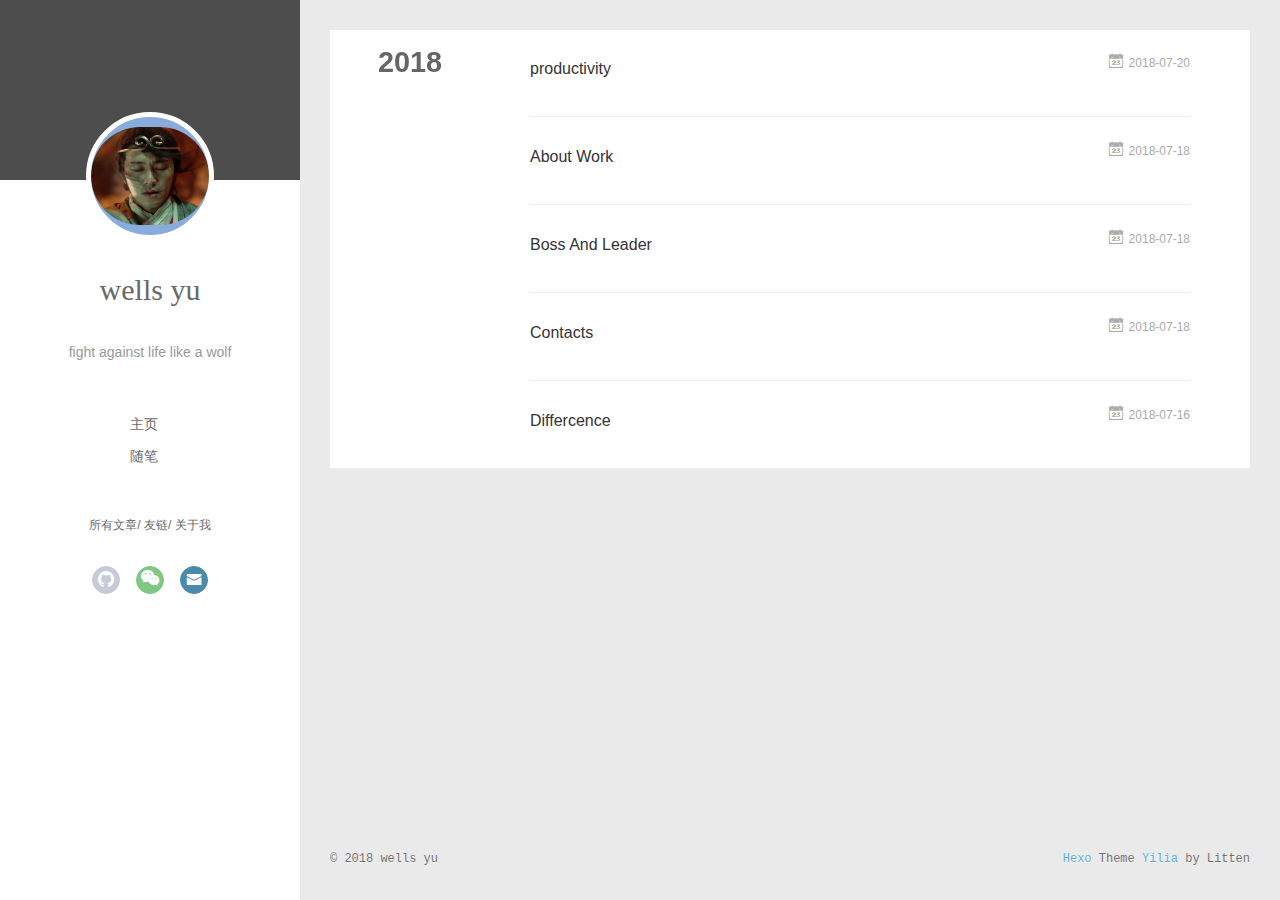
<file: archives/index.html>
<!DOCTYPE html>
<html>
<head>
  <meta charset="utf-8">
  
  <meta name="renderer" content="webkit">
  <meta http-equiv="X-UA-Compatible" content="IE=edge" >
  <link rel="dns-prefetch" href="http://yoursite.com">
  <title>Archives | wells</title>
  <meta name="viewport" content="width=device-width, initial-scale=1, maximum-scale=1">
  <meta property="og:type" content="website">
<meta property="og:title" content="wells">
<meta property="og:url" content="http://yoursite.com/archives/index.html">
<meta property="og:site_name" content="wells">
<meta property="og:locale" content="default">
<meta name="twitter:card" content="summary">
<meta name="twitter:title" content="wells">
  
    <link rel="alternative" href="/atom.xml" title="wells" type="application/atom+xml">
  
  
    <link rel="icon" href="/favicon.png">
  
  <link rel="stylesheet" type="text/css" href="/./main.0cf68a.css">
  <style type="text/css">
  
    #container.show {
      background: linear-gradient(200deg,#a0cfe4,#e8c37e);
    }
  </style>
  

  

</head>

<body>
  <div id="container" q-class="show:isCtnShow">
    <canvas id="anm-canvas" class="anm-canvas"></canvas>
    <div class="left-col" q-class="show:isShow">
      
<div class="overlay" style="background: #4d4d4d"></div>
<div class="intrude-less">
	<header id="header" class="inner">
		<a href="/" class="profilepic">
			<img src="/img/avatar.jpg" class="js-avatar">
		</a>
		<hgroup>
		  <h1 class="header-author"><a href="/">wells yu</a></h1>
		</hgroup>
		
		<p class="header-subtitle">fight against life like a wolf</p>
		

		<nav class="header-menu">
			<ul>
			
				<li><a href="/">主页</a></li>
	        
				<li><a href="/tags/随笔/">随笔</a></li>
	        
			</ul>
		</nav>
		<nav class="header-smart-menu">
    		
    			
    			<a q-on="click: openSlider(e, 'innerArchive')" href="javascript:void(0)">所有文章</a>
    			
            
    			
    			<a q-on="click: openSlider(e, 'friends')" href="javascript:void(0)">友链</a>
    			
            
    			
    			<a q-on="click: openSlider(e, 'aboutme')" href="javascript:void(0)">关于我</a>
    			
            
		</nav>
		<nav class="header-nav">
			<div class="social">
				
					<a class="github" target="_blank" href="https://github.com/" title="github"><i class="icon-github"></i></a>
		        
					<a class="weixin" target="_blank" href="#" title="weixin"><i class="icon-weixin"></i></a>
		        
					<a class="mail" target="_blank" href="/wellsyu@outlook.com" title="mail"><i class="icon-mail"></i></a>
		        
			</div>
		</nav>
	</header>		
</div>

    </div>
    <div class="mid-col" q-class="show:isShow,hide:isShow|isFalse">
      
<nav id="mobile-nav">
  	<div class="overlay js-overlay" style="background: #4d4d4d"></div>
	<div class="btnctn js-mobile-btnctn">
  		<div class="slider-trigger list" q-on="click: openSlider(e)"><i class="icon icon-sort"></i></div>
	</div>
	<div class="intrude-less">
		<header id="header" class="inner">
			<div class="profilepic">
				<img src="/img/avatar.jpg" class="js-avatar">
			</div>
			<hgroup>
			  <h1 class="header-author js-header-author">wells yu</h1>
			</hgroup>
			
			<p class="header-subtitle"><i class="icon icon-quo-left"></i>fight against life like a wolf<i class="icon icon-quo-right"></i></p>
			
			
			
				
			
				
			
			
			
			<nav class="header-nav">
				<div class="social">
					
						<a class="github" target="_blank" href="https://github.com/" title="github"><i class="icon-github"></i></a>
			        
						<a class="weixin" target="_blank" href="#" title="weixin"><i class="icon-weixin"></i></a>
			        
						<a class="mail" target="_blank" href="/wellsyu@outlook.com" title="mail"><i class="icon-mail"></i></a>
			        
				</div>
			</nav>

			<nav class="header-menu js-header-menu">
				<ul style="width: 50%">
				
				
					<li style="width: 50%"><a href="/">主页</a></li>
		        
					<li style="width: 50%"><a href="/tags/随笔/">随笔</a></li>
		        
				</ul>
			</nav>
		</header>				
	</div>
	<div class="mobile-mask" style="display:none" q-show="isShow"></div>
</nav>

      <div id="wrapper" class="body-wrap">
        <div class="menu-l">
          <div class="canvas-wrap">
            <canvas data-colors="#eaeaea" data-sectionHeight="100" data-contentId="js-content" id="myCanvas1" class="anm-canvas"></canvas>
          </div>
          <div id="js-content" class="content-ll">
            
  
  
    
    
      
      
      <section class="archives-wrap">
        <div class="archive-year-wrap">
          <a href="/archives/2018" class="archive-year">2018</a>
        </div>
        <div class="archives">
    
    <article class="archive-article archive-type-post">
  <div class="archive-article-inner">
    <header class="archive-article-header">
      	<div class="article-meta">
	      	<a href="/2018/07/20/productivity/" class="archive-article-date">
  	<time datetime="2018-07-20T15:09:00.000Z" itemprop="datePublished"><i class="icon-calendar icon"></i>2018-07-20</time>
</a>
        </div>
    	 
  
    <h1 itemprop="name">
      <a class="archive-article-title" href="/2018/07/20/productivity/">productivity</a>
    </h1>
  

        <div class="article-info info-on-right">
          
          

        </div>
        <div class="clearfix"></div>
    </header>
  </div>
</article>
  
    
    
    <article class="archive-article archive-type-post">
  <div class="archive-article-inner">
    <header class="archive-article-header">
      	<div class="article-meta">
	      	<a href="/2018/07/18/howtowork/" class="archive-article-date">
  	<time datetime="2018-07-18T14:28:00.000Z" itemprop="datePublished"><i class="icon-calendar icon"></i>2018-07-18</time>
</a>
        </div>
    	 
  
    <h1 itemprop="name">
      <a class="archive-article-title" href="/2018/07/18/howtowork/">About Work</a>
    </h1>
  

        <div class="article-info info-on-right">
          
          

        </div>
        <div class="clearfix"></div>
    </header>
  </div>
</article>
  
    
    
    <article class="archive-article archive-type-post">
  <div class="archive-article-inner">
    <header class="archive-article-header">
      	<div class="article-meta">
	      	<a href="/2018/07/18/bossandleader/" class="archive-article-date">
  	<time datetime="2018-07-18T10:20:00.000Z" itemprop="datePublished"><i class="icon-calendar icon"></i>2018-07-18</time>
</a>
        </div>
    	 
  
    <h1 itemprop="name">
      <a class="archive-article-title" href="/2018/07/18/bossandleader/">Boss And Leader</a>
    </h1>
  

        <div class="article-info info-on-right">
          
          

        </div>
        <div class="clearfix"></div>
    </header>
  </div>
</article>
  
    
    
    <article class="archive-article archive-type-post">
  <div class="archive-article-inner">
    <header class="archive-article-header">
      	<div class="article-meta">
	      	<a href="/2018/07/18/Contacts/" class="archive-article-date">
  	<time datetime="2018-07-17T16:00:00.000Z" itemprop="datePublished"><i class="icon-calendar icon"></i>2018-07-18</time>
</a>
        </div>
    	 
  
    <h1 itemprop="name">
      <a class="archive-article-title" href="/2018/07/18/Contacts/">Contacts</a>
    </h1>
  

        <div class="article-info info-on-right">
          
          

        </div>
        <div class="clearfix"></div>
    </header>
  </div>
</article>
  
    
    
    <article class="archive-article archive-type-post">
  <div class="archive-article-inner">
    <header class="archive-article-header">
      	<div class="article-meta">
	      	<a href="/2018/07/16/differcence/" class="archive-article-date">
  	<time datetime="2018-07-16T12:25:56.000Z" itemprop="datePublished"><i class="icon-calendar icon"></i>2018-07-16</time>
</a>
        </div>
    	 
  
    <h1 itemprop="name">
      <a class="archive-article-title" href="/2018/07/16/differcence/">Differcence</a>
    </h1>
  

        <div class="article-info info-on-right">
          
          

        </div>
        <div class="clearfix"></div>
    </header>
  </div>
</article>
  
  
    </div></section>
  

    


          </div>
        </div>
      </div>
      <footer id="footer">
  <div class="outer">
    <div id="footer-info">
    	<div class="footer-left">
    		&copy; 2018 wells yu
    	</div>
      	<div class="footer-right">
      		<a href="http://hexo.io/" target="_blank">Hexo</a>  Theme <a href="https://github.com/litten/hexo-theme-yilia" target="_blank">Yilia</a> by Litten
      	</div>
    </div>
  </div>
</footer>
    </div>
    <script>
	var yiliaConfig = {
		mathjax: false,
		isHome: false,
		isPost: false,
		isArchive: true,
		isTag: false,
		isCategory: false,
		open_in_new: false,
		toc_hide_index: true,
		root: "/",
		innerArchive: true,
		showTags: false
	}
</script>

<script>!function(t){function n(e){if(r[e])return r[e].exports;var i=r[e]={exports:{},id:e,loaded:!1};return t[e].call(i.exports,i,i.exports,n),i.loaded=!0,i.exports}var r={};n.m=t,n.c=r,n.p="./",n(0)}([function(t,n,r){r(195),t.exports=r(191)},function(t,n,r){var e=r(3),i=r(52),o=r(27),u=r(28),c=r(53),f="prototype",a=function(t,n,r){var s,l,h,v,p=t&a.F,d=t&a.G,y=t&a.S,g=t&a.P,b=t&a.B,m=d?e:y?e[n]||(e[n]={}):(e[n]||{})[f],x=d?i:i[n]||(i[n]={}),w=x[f]||(x[f]={});d&&(r=n);for(s in r)l=!p&&m&&void 0!==m[s],h=(l?m:r)[s],v=b&&l?c(h,e):g&&"function"==typeof h?c(Function.call,h):h,m&&u(m,s,h,t&a.U),x[s]!=h&&o(x,s,v),g&&w[s]!=h&&(w[s]=h)};e.core=i,a.F=1,a.G=2,a.S=4,a.P=8,a.B=16,a.W=32,a.U=64,a.R=128,t.exports=a},function(t,n,r){var e=r(6);t.exports=function(t){if(!e(t))throw TypeError(t+" is not an object!");return t}},function(t,n){var r=t.exports="undefined"!=typeof window&&window.Math==Math?window:"undefined"!=typeof self&&self.Math==Math?self:Function("return this")();"number"==typeof __g&&(__g=r)},function(t,n){t.exports=function(t){try{return!!t()}catch(t){return!0}}},function(t,n){var r=t.exports="undefined"!=typeof window&&window.Math==Math?window:"undefined"!=typeof self&&self.Math==Math?self:Function("return this")();"number"==typeof __g&&(__g=r)},function(t,n){t.exports=function(t){return"object"==typeof t?null!==t:"function"==typeof t}},function(t,n,r){var e=r(126)("wks"),i=r(76),o=r(3).Symbol,u="function"==typeof o;(t.exports=function(t){return e[t]||(e[t]=u&&o[t]||(u?o:i)("Symbol."+t))}).store=e},function(t,n){var r={}.hasOwnProperty;t.exports=function(t,n){return r.call(t,n)}},function(t,n,r){var e=r(94),i=r(33);t.exports=function(t){return e(i(t))}},function(t,n,r){t.exports=!r(4)(function(){return 7!=Object.defineProperty({},"a",{get:function(){return 7}}).a})},function(t,n,r){var e=r(2),i=r(167),o=r(50),u=Object.defineProperty;n.f=r(10)?Object.defineProperty:function(t,n,r){if(e(t),n=o(n,!0),e(r),i)try{return u(t,n,r)}catch(t){}if("get"in r||"set"in r)throw TypeError("Accessors not supported!");return"value"in r&&(t[n]=r.value),t}},function(t,n,r){t.exports=!r(18)(function(){return 7!=Object.defineProperty({},"a",{get:function(){return 7}}).a})},function(t,n,r){var e=r(14),i=r(22);t.exports=r(12)?function(t,n,r){return e.f(t,n,i(1,r))}:function(t,n,r){return t[n]=r,t}},function(t,n,r){var e=r(20),i=r(58),o=r(42),u=Object.defineProperty;n.f=r(12)?Object.defineProperty:function(t,n,r){if(e(t),n=o(n,!0),e(r),i)try{return u(t,n,r)}catch(t){}if("get"in r||"set"in r)throw TypeError("Accessors not supported!");return"value"in r&&(t[n]=r.value),t}},function(t,n,r){var e=r(40)("wks"),i=r(23),o=r(5).Symbol,u="function"==typeof o;(t.exports=function(t){return e[t]||(e[t]=u&&o[t]||(u?o:i)("Symbol."+t))}).store=e},function(t,n,r){var e=r(67),i=Math.min;t.exports=function(t){return t>0?i(e(t),9007199254740991):0}},function(t,n,r){var e=r(46);t.exports=function(t){return Object(e(t))}},function(t,n){t.exports=function(t){try{return!!t()}catch(t){return!0}}},function(t,n,r){var e=r(63),i=r(34);t.exports=Object.keys||function(t){return e(t,i)}},function(t,n,r){var e=r(21);t.exports=function(t){if(!e(t))throw TypeError(t+" is not an object!");return t}},function(t,n){t.exports=function(t){return"object"==typeof t?null!==t:"function"==typeof t}},function(t,n){t.exports=function(t,n){return{enumerable:!(1&t),configurable:!(2&t),writable:!(4&t),value:n}}},function(t,n){var r=0,e=Math.random();t.exports=function(t){return"Symbol(".concat(void 0===t?"":t,")_",(++r+e).toString(36))}},function(t,n){var r={}.hasOwnProperty;t.exports=function(t,n){return r.call(t,n)}},function(t,n){var r=t.exports={version:"2.4.0"};"number"==typeof __e&&(__e=r)},function(t,n){t.exports=function(t){if("function"!=typeof t)throw TypeError(t+" is not a function!");return t}},function(t,n,r){var e=r(11),i=r(66);t.exports=r(10)?function(t,n,r){return e.f(t,n,i(1,r))}:function(t,n,r){return t[n]=r,t}},function(t,n,r){var e=r(3),i=r(27),o=r(24),u=r(76)("src"),c="toString",f=Function[c],a=(""+f).split(c);r(52).inspectSource=function(t){return f.call(t)},(t.exports=function(t,n,r,c){var f="function"==typeof r;f&&(o(r,"name")||i(r,"name",n)),t[n]!==r&&(f&&(o(r,u)||i(r,u,t[n]?""+t[n]:a.join(String(n)))),t===e?t[n]=r:c?t[n]?t[n]=r:i(t,n,r):(delete t[n],i(t,n,r)))})(Function.prototype,c,function(){return"function"==typeof this&&this[u]||f.call(this)})},function(t,n,r){var e=r(1),i=r(4),o=r(46),u=function(t,n,r,e){var i=String(o(t)),u="<"+n;return""!==r&&(u+=" "+r+'="'+String(e).replace(/"/g,"&quot;")+'"'),u+">"+i+"</"+n+">"};t.exports=function(t,n){var r={};r[t]=n(u),e(e.P+e.F*i(function(){var n=""[t]('"');return n!==n.toLowerCase()||n.split('"').length>3}),"String",r)}},function(t,n,r){var e=r(115),i=r(46);t.exports=function(t){return e(i(t))}},function(t,n,r){var e=r(116),i=r(66),o=r(30),u=r(50),c=r(24),f=r(167),a=Object.getOwnPropertyDescriptor;n.f=r(10)?a:function(t,n){if(t=o(t),n=u(n,!0),f)try{return a(t,n)}catch(t){}if(c(t,n))return i(!e.f.call(t,n),t[n])}},function(t,n,r){var e=r(24),i=r(17),o=r(145)("IE_PROTO"),u=Object.prototype;t.exports=Object.getPrototypeOf||function(t){return t=i(t),e(t,o)?t[o]:"function"==typeof t.constructor&&t instanceof t.constructor?t.constructor.prototype:t instanceof Object?u:null}},function(t,n){t.exports=function(t){if(void 0==t)throw TypeError("Can't call method on  "+t);return t}},function(t,n){t.exports="constructor,hasOwnProperty,isPrototypeOf,propertyIsEnumerable,toLocaleString,toString,valueOf".split(",")},function(t,n){t.exports={}},function(t,n){t.exports=!0},function(t,n){n.f={}.propertyIsEnumerable},function(t,n,r){var e=r(14).f,i=r(8),o=r(15)("toStringTag");t.exports=function(t,n,r){t&&!i(t=r?t:t.prototype,o)&&e(t,o,{configurable:!0,value:n})}},function(t,n,r){var e=r(40)("keys"),i=r(23);t.exports=function(t){return e[t]||(e[t]=i(t))}},function(t,n,r){var e=r(5),i="__core-js_shared__",o=e[i]||(e[i]={});t.exports=function(t){return o[t]||(o[t]={})}},function(t,n){var r=Math.ceil,e=Math.floor;t.exports=function(t){return isNaN(t=+t)?0:(t>0?e:r)(t)}},function(t,n,r){var e=r(21);t.exports=function(t,n){if(!e(t))return t;var r,i;if(n&&"function"==typeof(r=t.toString)&&!e(i=r.call(t)))return i;if("function"==typeof(r=t.valueOf)&&!e(i=r.call(t)))return i;if(!n&&"function"==typeof(r=t.toString)&&!e(i=r.call(t)))return i;throw TypeError("Can't convert object to primitive value")}},function(t,n,r){var e=r(5),i=r(25),o=r(36),u=r(44),c=r(14).f;t.exports=function(t){var n=i.Symbol||(i.Symbol=o?{}:e.Symbol||{});"_"==t.charAt(0)||t in n||c(n,t,{value:u.f(t)})}},function(t,n,r){n.f=r(15)},function(t,n){var r={}.toString;t.exports=function(t){return r.call(t).slice(8,-1)}},function(t,n){t.exports=function(t){if(void 0==t)throw TypeError("Can't call method on  "+t);return t}},function(t,n,r){var e=r(4);t.exports=function(t,n){return!!t&&e(function(){n?t.call(null,function(){},1):t.call(null)})}},function(t,n,r){var e=r(53),i=r(115),o=r(17),u=r(16),c=r(203);t.exports=function(t,n){var r=1==t,f=2==t,a=3==t,s=4==t,l=6==t,h=5==t||l,v=n||c;return function(n,c,p){for(var d,y,g=o(n),b=i(g),m=e(c,p,3),x=u(b.length),w=0,S=r?v(n,x):f?v(n,0):void 0;x>w;w++)if((h||w in b)&&(d=b[w],y=m(d,w,g),t))if(r)S[w]=y;else if(y)switch(t){case 3:return!0;case 5:return d;case 6:return w;case 2:S.push(d)}else if(s)return!1;return l?-1:a||s?s:S}}},function(t,n,r){var e=r(1),i=r(52),o=r(4);t.exports=function(t,n){var r=(i.Object||{})[t]||Object[t],u={};u[t]=n(r),e(e.S+e.F*o(function(){r(1)}),"Object",u)}},function(t,n,r){var e=r(6);t.exports=function(t,n){if(!e(t))return t;var r,i;if(n&&"function"==typeof(r=t.toString)&&!e(i=r.call(t)))return i;if("function"==typeof(r=t.valueOf)&&!e(i=r.call(t)))return i;if(!n&&"function"==typeof(r=t.toString)&&!e(i=r.call(t)))return i;throw TypeError("Can't convert object to primitive value")}},function(t,n,r){var e=r(5),i=r(25),o=r(91),u=r(13),c="prototype",f=function(t,n,r){var a,s,l,h=t&f.F,v=t&f.G,p=t&f.S,d=t&f.P,y=t&f.B,g=t&f.W,b=v?i:i[n]||(i[n]={}),m=b[c],x=v?e:p?e[n]:(e[n]||{})[c];v&&(r=n);for(a in r)(s=!h&&x&&void 0!==x[a])&&a in b||(l=s?x[a]:r[a],b[a]=v&&"function"!=typeof x[a]?r[a]:y&&s?o(l,e):g&&x[a]==l?function(t){var n=function(n,r,e){if(this instanceof t){switch(arguments.length){case 0:return new t;case 1:return new t(n);case 2:return new t(n,r)}return new t(n,r,e)}return t.apply(this,arguments)};return n[c]=t[c],n}(l):d&&"function"==typeof l?o(Function.call,l):l,d&&((b.virtual||(b.virtual={}))[a]=l,t&f.R&&m&&!m[a]&&u(m,a,l)))};f.F=1,f.G=2,f.S=4,f.P=8,f.B=16,f.W=32,f.U=64,f.R=128,t.exports=f},function(t,n){var r=t.exports={version:"2.4.0"};"number"==typeof __e&&(__e=r)},function(t,n,r){var e=r(26);t.exports=function(t,n,r){if(e(t),void 0===n)return t;switch(r){case 1:return function(r){return t.call(n,r)};case 2:return function(r,e){return t.call(n,r,e)};case 3:return function(r,e,i){return t.call(n,r,e,i)}}return function(){return t.apply(n,arguments)}}},function(t,n,r){var e=r(183),i=r(1),o=r(126)("metadata"),u=o.store||(o.store=new(r(186))),c=function(t,n,r){var i=u.get(t);if(!i){if(!r)return;u.set(t,i=new e)}var o=i.get(n);if(!o){if(!r)return;i.set(n,o=new e)}return o},f=function(t,n,r){var e=c(n,r,!1);return void 0!==e&&e.has(t)},a=function(t,n,r){var e=c(n,r,!1);return void 0===e?void 0:e.get(t)},s=function(t,n,r,e){c(r,e,!0).set(t,n)},l=function(t,n){var r=c(t,n,!1),e=[];return r&&r.forEach(function(t,n){e.push(n)}),e},h=function(t){return void 0===t||"symbol"==typeof t?t:String(t)},v=function(t){i(i.S,"Reflect",t)};t.exports={store:u,map:c,has:f,get:a,set:s,keys:l,key:h,exp:v}},function(t,n,r){"use strict";if(r(10)){var e=r(69),i=r(3),o=r(4),u=r(1),c=r(127),f=r(152),a=r(53),s=r(68),l=r(66),h=r(27),v=r(73),p=r(67),d=r(16),y=r(75),g=r(50),b=r(24),m=r(180),x=r(114),w=r(6),S=r(17),_=r(137),O=r(70),E=r(32),P=r(71).f,j=r(154),F=r(76),M=r(7),A=r(48),N=r(117),T=r(146),I=r(155),k=r(80),L=r(123),R=r(74),C=r(130),D=r(160),U=r(11),W=r(31),G=U.f,B=W.f,V=i.RangeError,z=i.TypeError,q=i.Uint8Array,K="ArrayBuffer",J="Shared"+K,Y="BYTES_PER_ELEMENT",H="prototype",$=Array[H],X=f.ArrayBuffer,Q=f.DataView,Z=A(0),tt=A(2),nt=A(3),rt=A(4),et=A(5),it=A(6),ot=N(!0),ut=N(!1),ct=I.values,ft=I.keys,at=I.entries,st=$.lastIndexOf,lt=$.reduce,ht=$.reduceRight,vt=$.join,pt=$.sort,dt=$.slice,yt=$.toString,gt=$.toLocaleString,bt=M("iterator"),mt=M("toStringTag"),xt=F("typed_constructor"),wt=F("def_constructor"),St=c.CONSTR,_t=c.TYPED,Ot=c.VIEW,Et="Wrong length!",Pt=A(1,function(t,n){return Tt(T(t,t[wt]),n)}),jt=o(function(){return 1===new q(new Uint16Array([1]).buffer)[0]}),Ft=!!q&&!!q[H].set&&o(function(){new q(1).set({})}),Mt=function(t,n){if(void 0===t)throw z(Et);var r=+t,e=d(t);if(n&&!m(r,e))throw V(Et);return e},At=function(t,n){var r=p(t);if(r<0||r%n)throw V("Wrong offset!");return r},Nt=function(t){if(w(t)&&_t in t)return t;throw z(t+" is not a typed array!")},Tt=function(t,n){if(!(w(t)&&xt in t))throw z("It is not a typed array constructor!");return new t(n)},It=function(t,n){return kt(T(t,t[wt]),n)},kt=function(t,n){for(var r=0,e=n.length,i=Tt(t,e);e>r;)i[r]=n[r++];return i},Lt=function(t,n,r){G(t,n,{get:function(){return this._d[r]}})},Rt=function(t){var n,r,e,i,o,u,c=S(t),f=arguments.length,s=f>1?arguments[1]:void 0,l=void 0!==s,h=j(c);if(void 0!=h&&!_(h)){for(u=h.call(c),e=[],n=0;!(o=u.next()).done;n++)e.push(o.value);c=e}for(l&&f>2&&(s=a(s,arguments[2],2)),n=0,r=d(c.length),i=Tt(this,r);r>n;n++)i[n]=l?s(c[n],n):c[n];return i},Ct=function(){for(var t=0,n=arguments.length,r=Tt(this,n);n>t;)r[t]=arguments[t++];return r},Dt=!!q&&o(function(){gt.call(new q(1))}),Ut=function(){return gt.apply(Dt?dt.call(Nt(this)):Nt(this),arguments)},Wt={copyWithin:function(t,n){return D.call(Nt(this),t,n,arguments.length>2?arguments[2]:void 0)},every:function(t){return rt(Nt(this),t,arguments.length>1?arguments[1]:void 0)},fill:function(t){return C.apply(Nt(this),arguments)},filter:function(t){return It(this,tt(Nt(this),t,arguments.length>1?arguments[1]:void 0))},find:function(t){return et(Nt(this),t,arguments.length>1?arguments[1]:void 0)},findIndex:function(t){return it(Nt(this),t,arguments.length>1?arguments[1]:void 0)},forEach:function(t){Z(Nt(this),t,arguments.length>1?arguments[1]:void 0)},indexOf:function(t){return ut(Nt(this),t,arguments.length>1?arguments[1]:void 0)},includes:function(t){return ot(Nt(this),t,arguments.length>1?arguments[1]:void 0)},join:function(t){return vt.apply(Nt(this),arguments)},lastIndexOf:function(t){return st.apply(Nt(this),arguments)},map:function(t){return Pt(Nt(this),t,arguments.length>1?arguments[1]:void 0)},reduce:function(t){return lt.apply(Nt(this),arguments)},reduceRight:function(t){return ht.apply(Nt(this),arguments)},reverse:function(){for(var t,n=this,r=Nt(n).length,e=Math.floor(r/2),i=0;i<e;)t=n[i],n[i++]=n[--r],n[r]=t;return n},some:function(t){return nt(Nt(this),t,arguments.length>1?arguments[1]:void 0)},sort:function(t){return pt.call(Nt(this),t)},subarray:function(t,n){var r=Nt(this),e=r.length,i=y(t,e);return new(T(r,r[wt]))(r.buffer,r.byteOffset+i*r.BYTES_PER_ELEMENT,d((void 0===n?e:y(n,e))-i))}},Gt=function(t,n){return It(this,dt.call(Nt(this),t,n))},Bt=function(t){Nt(this);var n=At(arguments[1],1),r=this.length,e=S(t),i=d(e.length),o=0;if(i+n>r)throw V(Et);for(;o<i;)this[n+o]=e[o++]},Vt={entries:function(){return at.call(Nt(this))},keys:function(){return ft.call(Nt(this))},values:function(){return ct.call(Nt(this))}},zt=function(t,n){return w(t)&&t[_t]&&"symbol"!=typeof n&&n in t&&String(+n)==String(n)},qt=function(t,n){return zt(t,n=g(n,!0))?l(2,t[n]):B(t,n)},Kt=function(t,n,r){return!(zt(t,n=g(n,!0))&&w(r)&&b(r,"value"))||b(r,"get")||b(r,"set")||r.configurable||b(r,"writable")&&!r.writable||b(r,"enumerable")&&!r.enumerable?G(t,n,r):(t[n]=r.value,t)};St||(W.f=qt,U.f=Kt),u(u.S+u.F*!St,"Object",{getOwnPropertyDescriptor:qt,defineProperty:Kt}),o(function(){yt.call({})})&&(yt=gt=function(){return vt.call(this)});var Jt=v({},Wt);v(Jt,Vt),h(Jt,bt,Vt.values),v(Jt,{slice:Gt,set:Bt,constructor:function(){},toString:yt,toLocaleString:Ut}),Lt(Jt,"buffer","b"),Lt(Jt,"byteOffset","o"),Lt(Jt,"byteLength","l"),Lt(Jt,"length","e"),G(Jt,mt,{get:function(){return this[_t]}}),t.exports=function(t,n,r,f){f=!!f;var a=t+(f?"Clamped":"")+"Array",l="Uint8Array"!=a,v="get"+t,p="set"+t,y=i[a],g=y||{},b=y&&E(y),m=!y||!c.ABV,S={},_=y&&y[H],j=function(t,r){var e=t._d;return e.v[v](r*n+e.o,jt)},F=function(t,r,e){var i=t._d;f&&(e=(e=Math.round(e))<0?0:e>255?255:255&e),i.v[p](r*n+i.o,e,jt)},M=function(t,n){G(t,n,{get:function(){return j(this,n)},set:function(t){return F(this,n,t)},enumerable:!0})};m?(y=r(function(t,r,e,i){s(t,y,a,"_d");var o,u,c,f,l=0,v=0;if(w(r)){if(!(r instanceof X||(f=x(r))==K||f==J))return _t in r?kt(y,r):Rt.call(y,r);o=r,v=At(e,n);var p=r.byteLength;if(void 0===i){if(p%n)throw V(Et);if((u=p-v)<0)throw V(Et)}else if((u=d(i)*n)+v>p)throw V(Et);c=u/n}else c=Mt(r,!0),u=c*n,o=new X(u);for(h(t,"_d",{b:o,o:v,l:u,e:c,v:new Q(o)});l<c;)M(t,l++)}),_=y[H]=O(Jt),h(_,"constructor",y)):L(function(t){new y(null),new y(t)},!0)||(y=r(function(t,r,e,i){s(t,y,a);var o;return w(r)?r instanceof X||(o=x(r))==K||o==J?void 0!==i?new g(r,At(e,n),i):void 0!==e?new g(r,At(e,n)):new g(r):_t in r?kt(y,r):Rt.call(y,r):new g(Mt(r,l))}),Z(b!==Function.prototype?P(g).concat(P(b)):P(g),function(t){t in y||h(y,t,g[t])}),y[H]=_,e||(_.constructor=y));var A=_[bt],N=!!A&&("values"==A.name||void 0==A.name),T=Vt.values;h(y,xt,!0),h(_,_t,a),h(_,Ot,!0),h(_,wt,y),(f?new y(1)[mt]==a:mt in _)||G(_,mt,{get:function(){return a}}),S[a]=y,u(u.G+u.W+u.F*(y!=g),S),u(u.S,a,{BYTES_PER_ELEMENT:n,from:Rt,of:Ct}),Y in _||h(_,Y,n),u(u.P,a,Wt),R(a),u(u.P+u.F*Ft,a,{set:Bt}),u(u.P+u.F*!N,a,Vt),u(u.P+u.F*(_.toString!=yt),a,{toString:yt}),u(u.P+u.F*o(function(){new y(1).slice()}),a,{slice:Gt}),u(u.P+u.F*(o(function(){return[1,2].toLocaleString()!=new y([1,2]).toLocaleString()})||!o(function(){_.toLocaleString.call([1,2])})),a,{toLocaleString:Ut}),k[a]=N?A:T,e||N||h(_,bt,T)}}else t.exports=function(){}},function(t,n){var r={}.toString;t.exports=function(t){return r.call(t).slice(8,-1)}},function(t,n,r){var e=r(21),i=r(5).document,o=e(i)&&e(i.createElement);t.exports=function(t){return o?i.createElement(t):{}}},function(t,n,r){t.exports=!r(12)&&!r(18)(function(){return 7!=Object.defineProperty(r(57)("div"),"a",{get:function(){return 7}}).a})},function(t,n,r){"use strict";var e=r(36),i=r(51),o=r(64),u=r(13),c=r(8),f=r(35),a=r(96),s=r(38),l=r(103),h=r(15)("iterator"),v=!([].keys&&"next"in[].keys()),p="keys",d="values",y=function(){return this};t.exports=function(t,n,r,g,b,m,x){a(r,n,g);var w,S,_,O=function(t){if(!v&&t in F)return F[t];switch(t){case p:case d:return function(){return new r(this,t)}}return function(){return new r(this,t)}},E=n+" Iterator",P=b==d,j=!1,F=t.prototype,M=F[h]||F["@@iterator"]||b&&F[b],A=M||O(b),N=b?P?O("entries"):A:void 0,T="Array"==n?F.entries||M:M;if(T&&(_=l(T.call(new t)))!==Object.prototype&&(s(_,E,!0),e||c(_,h)||u(_,h,y)),P&&M&&M.name!==d&&(j=!0,A=function(){return M.call(this)}),e&&!x||!v&&!j&&F[h]||u(F,h,A),f[n]=A,f[E]=y,b)if(w={values:P?A:O(d),keys:m?A:O(p),entries:N},x)for(S in w)S in F||o(F,S,w[S]);else i(i.P+i.F*(v||j),n,w);return w}},function(t,n,r){var e=r(20),i=r(100),o=r(34),u=r(39)("IE_PROTO"),c=function(){},f="prototype",a=function(){var t,n=r(57)("iframe"),e=o.length;for(n.style.display="none",r(93).appendChild(n),n.src="javascript:",t=n.contentWindow.document,t.open(),t.write("<script>document.F=Object<\/script>"),t.close(),a=t.F;e--;)delete a[f][o[e]];return a()};t.exports=Object.create||function(t,n){var r;return null!==t?(c[f]=e(t),r=new c,c[f]=null,r[u]=t):r=a(),void 0===n?r:i(r,n)}},function(t,n,r){var e=r(63),i=r(34).concat("length","prototype");n.f=Object.getOwnPropertyNames||function(t){return e(t,i)}},function(t,n){n.f=Object.getOwnPropertySymbols},function(t,n,r){var e=r(8),i=r(9),o=r(90)(!1),u=r(39)("IE_PROTO");t.exports=function(t,n){var r,c=i(t),f=0,a=[];for(r in c)r!=u&&e(c,r)&&a.push(r);for(;n.length>f;)e(c,r=n[f++])&&(~o(a,r)||a.push(r));return a}},function(t,n,r){t.exports=r(13)},function(t,n,r){var e=r(76)("meta"),i=r(6),o=r(24),u=r(11).f,c=0,f=Object.isExtensible||function(){return!0},a=!r(4)(function(){return f(Object.preventExtensions({}))}),s=function(t){u(t,e,{value:{i:"O"+ ++c,w:{}}})},l=function(t,n){if(!i(t))return"symbol"==typeof t?t:("string"==typeof t?"S":"P")+t;if(!o(t,e)){if(!f(t))return"F";if(!n)return"E";s(t)}return t[e].i},h=function(t,n){if(!o(t,e)){if(!f(t))return!0;if(!n)return!1;s(t)}return t[e].w},v=function(t){return a&&p.NEED&&f(t)&&!o(t,e)&&s(t),t},p=t.exports={KEY:e,NEED:!1,fastKey:l,getWeak:h,onFreeze:v}},function(t,n){t.exports=function(t,n){return{enumerable:!(1&t),configurable:!(2&t),writable:!(4&t),value:n}}},function(t,n){var r=Math.ceil,e=Math.floor;t.exports=function(t){return isNaN(t=+t)?0:(t>0?e:r)(t)}},function(t,n){t.exports=function(t,n,r,e){if(!(t instanceof n)||void 0!==e&&e in t)throw TypeError(r+": incorrect invocation!");return t}},function(t,n){t.exports=!1},function(t,n,r){var e=r(2),i=r(173),o=r(133),u=r(145)("IE_PROTO"),c=function(){},f="prototype",a=function(){var t,n=r(132)("iframe"),e=o.length;for(n.style.display="none",r(135).appendChild(n),n.src="javascript:",t=n.contentWindow.document,t.open(),t.write("<script>document.F=Object<\/script>"),t.close(),a=t.F;e--;)delete a[f][o[e]];return a()};t.exports=Object.create||function(t,n){var r;return null!==t?(c[f]=e(t),r=new c,c[f]=null,r[u]=t):r=a(),void 0===n?r:i(r,n)}},function(t,n,r){var e=r(175),i=r(133).concat("length","prototype");n.f=Object.getOwnPropertyNames||function(t){return e(t,i)}},function(t,n,r){var e=r(175),i=r(133);t.exports=Object.keys||function(t){return e(t,i)}},function(t,n,r){var e=r(28);t.exports=function(t,n,r){for(var i in n)e(t,i,n[i],r);return t}},function(t,n,r){"use strict";var e=r(3),i=r(11),o=r(10),u=r(7)("species");t.exports=function(t){var n=e[t];o&&n&&!n[u]&&i.f(n,u,{configurable:!0,get:function(){return this}})}},function(t,n,r){var e=r(67),i=Math.max,o=Math.min;t.exports=function(t,n){return t=e(t),t<0?i(t+n,0):o(t,n)}},function(t,n){var r=0,e=Math.random();t.exports=function(t){return"Symbol(".concat(void 0===t?"":t,")_",(++r+e).toString(36))}},function(t,n,r){var e=r(33);t.exports=function(t){return Object(e(t))}},function(t,n,r){var e=r(7)("unscopables"),i=Array.prototype;void 0==i[e]&&r(27)(i,e,{}),t.exports=function(t){i[e][t]=!0}},function(t,n,r){var e=r(53),i=r(169),o=r(137),u=r(2),c=r(16),f=r(154),a={},s={},n=t.exports=function(t,n,r,l,h){var v,p,d,y,g=h?function(){return t}:f(t),b=e(r,l,n?2:1),m=0;if("function"!=typeof g)throw TypeError(t+" is not iterable!");if(o(g)){for(v=c(t.length);v>m;m++)if((y=n?b(u(p=t[m])[0],p[1]):b(t[m]))===a||y===s)return y}else for(d=g.call(t);!(p=d.next()).done;)if((y=i(d,b,p.value,n))===a||y===s)return y};n.BREAK=a,n.RETURN=s},function(t,n){t.exports={}},function(t,n,r){var e=r(11).f,i=r(24),o=r(7)("toStringTag");t.exports=function(t,n,r){t&&!i(t=r?t:t.prototype,o)&&e(t,o,{configurable:!0,value:n})}},function(t,n,r){var e=r(1),i=r(46),o=r(4),u=r(150),c="["+u+"]",f="​",a=RegExp("^"+c+c+"*"),s=RegExp(c+c+"*$"),l=function(t,n,r){var i={},c=o(function(){return!!u[t]()||f[t]()!=f}),a=i[t]=c?n(h):u[t];r&&(i[r]=a),e(e.P+e.F*c,"String",i)},h=l.trim=function(t,n){return t=String(i(t)),1&n&&(t=t.replace(a,"")),2&n&&(t=t.replace(s,"")),t};t.exports=l},function(t,n,r){t.exports={default:r(86),__esModule:!0}},function(t,n,r){t.exports={default:r(87),__esModule:!0}},function(t,n,r){"use strict";function e(t){return t&&t.__esModule?t:{default:t}}n.__esModule=!0;var i=r(84),o=e(i),u=r(83),c=e(u),f="function"==typeof c.default&&"symbol"==typeof o.default?function(t){return typeof t}:function(t){return t&&"function"==typeof c.default&&t.constructor===c.default&&t!==c.default.prototype?"symbol":typeof t};n.default="function"==typeof c.default&&"symbol"===f(o.default)?function(t){return void 0===t?"undefined":f(t)}:function(t){return t&&"function"==typeof c.default&&t.constructor===c.default&&t!==c.default.prototype?"symbol":void 0===t?"undefined":f(t)}},function(t,n,r){r(110),r(108),r(111),r(112),t.exports=r(25).Symbol},function(t,n,r){r(109),r(113),t.exports=r(44).f("iterator")},function(t,n){t.exports=function(t){if("function"!=typeof t)throw TypeError(t+" is not a function!");return t}},function(t,n){t.exports=function(){}},function(t,n,r){var e=r(9),i=r(106),o=r(105);t.exports=function(t){return function(n,r,u){var c,f=e(n),a=i(f.length),s=o(u,a);if(t&&r!=r){for(;a>s;)if((c=f[s++])!=c)return!0}else for(;a>s;s++)if((t||s in f)&&f[s]===r)return t||s||0;return!t&&-1}}},function(t,n,r){var e=r(88);t.exports=function(t,n,r){if(e(t),void 0===n)return t;switch(r){case 1:return function(r){return t.call(n,r)};case 2:return function(r,e){return t.call(n,r,e)};case 3:return function(r,e,i){return t.call(n,r,e,i)}}return function(){return t.apply(n,arguments)}}},function(t,n,r){var e=r(19),i=r(62),o=r(37);t.exports=function(t){var n=e(t),r=i.f;if(r)for(var u,c=r(t),f=o.f,a=0;c.length>a;)f.call(t,u=c[a++])&&n.push(u);return n}},function(t,n,r){t.exports=r(5).document&&document.documentElement},function(t,n,r){var e=r(56);t.exports=Object("z").propertyIsEnumerable(0)?Object:function(t){return"String"==e(t)?t.split(""):Object(t)}},function(t,n,r){var e=r(56);t.exports=Array.isArray||function(t){return"Array"==e(t)}},function(t,n,r){"use strict";var e=r(60),i=r(22),o=r(38),u={};r(13)(u,r(15)("iterator"),function(){return this}),t.exports=function(t,n,r){t.prototype=e(u,{next:i(1,r)}),o(t,n+" Iterator")}},function(t,n){t.exports=function(t,n){return{value:n,done:!!t}}},function(t,n,r){var e=r(19),i=r(9);t.exports=function(t,n){for(var r,o=i(t),u=e(o),c=u.length,f=0;c>f;)if(o[r=u[f++]]===n)return r}},function(t,n,r){var e=r(23)("meta"),i=r(21),o=r(8),u=r(14).f,c=0,f=Object.isExtensible||function(){return!0},a=!r(18)(function(){return f(Object.preventExtensions({}))}),s=function(t){u(t,e,{value:{i:"O"+ ++c,w:{}}})},l=function(t,n){if(!i(t))return"symbol"==typeof t?t:("string"==typeof t?"S":"P")+t;if(!o(t,e)){if(!f(t))return"F";if(!n)return"E";s(t)}return t[e].i},h=function(t,n){if(!o(t,e)){if(!f(t))return!0;if(!n)return!1;s(t)}return t[e].w},v=function(t){return a&&p.NEED&&f(t)&&!o(t,e)&&s(t),t},p=t.exports={KEY:e,NEED:!1,fastKey:l,getWeak:h,onFreeze:v}},function(t,n,r){var e=r(14),i=r(20),o=r(19);t.exports=r(12)?Object.defineProperties:function(t,n){i(t);for(var r,u=o(n),c=u.length,f=0;c>f;)e.f(t,r=u[f++],n[r]);return t}},function(t,n,r){var e=r(37),i=r(22),o=r(9),u=r(42),c=r(8),f=r(58),a=Object.getOwnPropertyDescriptor;n.f=r(12)?a:function(t,n){if(t=o(t),n=u(n,!0),f)try{return a(t,n)}catch(t){}if(c(t,n))return i(!e.f.call(t,n),t[n])}},function(t,n,r){var e=r(9),i=r(61).f,o={}.toString,u="object"==typeof window&&window&&Object.getOwnPropertyNames?Object.getOwnPropertyNames(window):[],c=function(t){try{return i(t)}catch(t){return u.slice()}};t.exports.f=function(t){return u&&"[object Window]"==o.call(t)?c(t):i(e(t))}},function(t,n,r){var e=r(8),i=r(77),o=r(39)("IE_PROTO"),u=Object.prototype;t.exports=Object.getPrototypeOf||function(t){return t=i(t),e(t,o)?t[o]:"function"==typeof t.constructor&&t instanceof t.constructor?t.constructor.prototype:t instanceof Object?u:null}},function(t,n,r){var e=r(41),i=r(33);t.exports=function(t){return function(n,r){var o,u,c=String(i(n)),f=e(r),a=c.length;return f<0||f>=a?t?"":void 0:(o=c.charCodeAt(f),o<55296||o>56319||f+1===a||(u=c.charCodeAt(f+1))<56320||u>57343?t?c.charAt(f):o:t?c.slice(f,f+2):u-56320+(o-55296<<10)+65536)}}},function(t,n,r){var e=r(41),i=Math.max,o=Math.min;t.exports=function(t,n){return t=e(t),t<0?i(t+n,0):o(t,n)}},function(t,n,r){var e=r(41),i=Math.min;t.exports=function(t){return t>0?i(e(t),9007199254740991):0}},function(t,n,r){"use strict";var e=r(89),i=r(97),o=r(35),u=r(9);t.exports=r(59)(Array,"Array",function(t,n){this._t=u(t),this._i=0,this._k=n},function(){var t=this._t,n=this._k,r=this._i++;return!t||r>=t.length?(this._t=void 0,i(1)):"keys"==n?i(0,r):"values"==n?i(0,t[r]):i(0,[r,t[r]])},"values"),o.Arguments=o.Array,e("keys"),e("values"),e("entries")},function(t,n){},function(t,n,r){"use strict";var e=r(104)(!0);r(59)(String,"String",function(t){this._t=String(t),this._i=0},function(){var t,n=this._t,r=this._i;return r>=n.length?{value:void 0,done:!0}:(t=e(n,r),this._i+=t.length,{value:t,done:!1})})},function(t,n,r){"use strict";var e=r(5),i=r(8),o=r(12),u=r(51),c=r(64),f=r(99).KEY,a=r(18),s=r(40),l=r(38),h=r(23),v=r(15),p=r(44),d=r(43),y=r(98),g=r(92),b=r(95),m=r(20),x=r(9),w=r(42),S=r(22),_=r(60),O=r(102),E=r(101),P=r(14),j=r(19),F=E.f,M=P.f,A=O.f,N=e.Symbol,T=e.JSON,I=T&&T.stringify,k="prototype",L=v("_hidden"),R=v("toPrimitive"),C={}.propertyIsEnumerable,D=s("symbol-registry"),U=s("symbols"),W=s("op-symbols"),G=Object[k],B="function"==typeof N,V=e.QObject,z=!V||!V[k]||!V[k].findChild,q=o&&a(function(){return 7!=_(M({},"a",{get:function(){return M(this,"a",{value:7}).a}})).a})?function(t,n,r){var e=F(G,n);e&&delete G[n],M(t,n,r),e&&t!==G&&M(G,n,e)}:M,K=function(t){var n=U[t]=_(N[k]);return n._k=t,n},J=B&&"symbol"==typeof N.iterator?function(t){return"symbol"==typeof t}:function(t){return t instanceof N},Y=function(t,n,r){return t===G&&Y(W,n,r),m(t),n=w(n,!0),m(r),i(U,n)?(r.enumerable?(i(t,L)&&t[L][n]&&(t[L][n]=!1),r=_(r,{enumerable:S(0,!1)})):(i(t,L)||M(t,L,S(1,{})),t[L][n]=!0),q(t,n,r)):M(t,n,r)},H=function(t,n){m(t);for(var r,e=g(n=x(n)),i=0,o=e.length;o>i;)Y(t,r=e[i++],n[r]);return t},$=function(t,n){return void 0===n?_(t):H(_(t),n)},X=function(t){var n=C.call(this,t=w(t,!0));return!(this===G&&i(U,t)&&!i(W,t))&&(!(n||!i(this,t)||!i(U,t)||i(this,L)&&this[L][t])||n)},Q=function(t,n){if(t=x(t),n=w(n,!0),t!==G||!i(U,n)||i(W,n)){var r=F(t,n);return!r||!i(U,n)||i(t,L)&&t[L][n]||(r.enumerable=!0),r}},Z=function(t){for(var n,r=A(x(t)),e=[],o=0;r.length>o;)i(U,n=r[o++])||n==L||n==f||e.push(n);return e},tt=function(t){for(var n,r=t===G,e=A(r?W:x(t)),o=[],u=0;e.length>u;)!i(U,n=e[u++])||r&&!i(G,n)||o.push(U[n]);return o};B||(N=function(){if(this instanceof N)throw TypeError("Symbol is not a constructor!");var t=h(arguments.length>0?arguments[0]:void 0),n=function(r){this===G&&n.call(W,r),i(this,L)&&i(this[L],t)&&(this[L][t]=!1),q(this,t,S(1,r))};return o&&z&&q(G,t,{configurable:!0,set:n}),K(t)},c(N[k],"toString",function(){return this._k}),E.f=Q,P.f=Y,r(61).f=O.f=Z,r(37).f=X,r(62).f=tt,o&&!r(36)&&c(G,"propertyIsEnumerable",X,!0),p.f=function(t){return K(v(t))}),u(u.G+u.W+u.F*!B,{Symbol:N});for(var nt="hasInstance,isConcatSpreadable,iterator,match,replace,search,species,split,toPrimitive,toStringTag,unscopables".split(","),rt=0;nt.length>rt;)v(nt[rt++]);for(var nt=j(v.store),rt=0;nt.length>rt;)d(nt[rt++]);u(u.S+u.F*!B,"Symbol",{for:function(t){return i(D,t+="")?D[t]:D[t]=N(t)},keyFor:function(t){if(J(t))return y(D,t);throw TypeError(t+" is not a symbol!")},useSetter:function(){z=!0},useSimple:function(){z=!1}}),u(u.S+u.F*!B,"Object",{create:$,defineProperty:Y,defineProperties:H,getOwnPropertyDescriptor:Q,getOwnPropertyNames:Z,getOwnPropertySymbols:tt}),T&&u(u.S+u.F*(!B||a(function(){var t=N();return"[null]"!=I([t])||"{}"!=I({a:t})||"{}"!=I(Object(t))})),"JSON",{stringify:function(t){if(void 0!==t&&!J(t)){for(var n,r,e=[t],i=1;arguments.length>i;)e.push(arguments[i++]);return n=e[1],"function"==typeof n&&(r=n),!r&&b(n)||(n=function(t,n){if(r&&(n=r.call(this,t,n)),!J(n))return n}),e[1]=n,I.apply(T,e)}}}),N[k][R]||r(13)(N[k],R,N[k].valueOf),l(N,"Symbol"),l(Math,"Math",!0),l(e.JSON,"JSON",!0)},function(t,n,r){r(43)("asyncIterator")},function(t,n,r){r(43)("observable")},function(t,n,r){r(107);for(var e=r(5),i=r(13),o=r(35),u=r(15)("toStringTag"),c=["NodeList","DOMTokenList","MediaList","StyleSheetList","CSSRuleList"],f=0;f<5;f++){var a=c[f],s=e[a],l=s&&s.prototype;l&&!l[u]&&i(l,u,a),o[a]=o.Array}},function(t,n,r){var e=r(45),i=r(7)("toStringTag"),o="Arguments"==e(function(){return arguments}()),u=function(t,n){try{return t[n]}catch(t){}};t.exports=function(t){var n,r,c;return void 0===t?"Undefined":null===t?"Null":"string"==typeof(r=u(n=Object(t),i))?r:o?e(n):"Object"==(c=e(n))&&"function"==typeof n.callee?"Arguments":c}},function(t,n,r){var e=r(45);t.exports=Object("z").propertyIsEnumerable(0)?Object:function(t){return"String"==e(t)?t.split(""):Object(t)}},function(t,n){n.f={}.propertyIsEnumerable},function(t,n,r){var e=r(30),i=r(16),o=r(75);t.exports=function(t){return function(n,r,u){var c,f=e(n),a=i(f.length),s=o(u,a);if(t&&r!=r){for(;a>s;)if((c=f[s++])!=c)return!0}else for(;a>s;s++)if((t||s in f)&&f[s]===r)return t||s||0;return!t&&-1}}},function(t,n,r){"use strict";var e=r(3),i=r(1),o=r(28),u=r(73),c=r(65),f=r(79),a=r(68),s=r(6),l=r(4),h=r(123),v=r(81),p=r(136);t.exports=function(t,n,r,d,y,g){var b=e[t],m=b,x=y?"set":"add",w=m&&m.prototype,S={},_=function(t){var n=w[t];o(w,t,"delete"==t?function(t){return!(g&&!s(t))&&n.call(this,0===t?0:t)}:"has"==t?function(t){return!(g&&!s(t))&&n.call(this,0===t?0:t)}:"get"==t?function(t){return g&&!s(t)?void 0:n.call(this,0===t?0:t)}:"add"==t?function(t){return n.call(this,0===t?0:t),this}:function(t,r){return n.call(this,0===t?0:t,r),this})};if("function"==typeof m&&(g||w.forEach&&!l(function(){(new m).entries().next()}))){var O=new m,E=O[x](g?{}:-0,1)!=O,P=l(function(){O.has(1)}),j=h(function(t){new m(t)}),F=!g&&l(function(){for(var t=new m,n=5;n--;)t[x](n,n);return!t.has(-0)});j||(m=n(function(n,r){a(n,m,t);var e=p(new b,n,m);return void 0!=r&&f(r,y,e[x],e),e}),m.prototype=w,w.constructor=m),(P||F)&&(_("delete"),_("has"),y&&_("get")),(F||E)&&_(x),g&&w.clear&&delete w.clear}else m=d.getConstructor(n,t,y,x),u(m.prototype,r),c.NEED=!0;return v(m,t),S[t]=m,i(i.G+i.W+i.F*(m!=b),S),g||d.setStrong(m,t,y),m}},function(t,n,r){"use strict";var e=r(27),i=r(28),o=r(4),u=r(46),c=r(7);t.exports=function(t,n,r){var f=c(t),a=r(u,f,""[t]),s=a[0],l=a[1];o(function(){var n={};return n[f]=function(){return 7},7!=""[t](n)})&&(i(String.prototype,t,s),e(RegExp.prototype,f,2==n?function(t,n){return l.call(t,this,n)}:function(t){return l.call(t,this)}))}
},function(t,n,r){"use strict";var e=r(2);t.exports=function(){var t=e(this),n="";return t.global&&(n+="g"),t.ignoreCase&&(n+="i"),t.multiline&&(n+="m"),t.unicode&&(n+="u"),t.sticky&&(n+="y"),n}},function(t,n){t.exports=function(t,n,r){var e=void 0===r;switch(n.length){case 0:return e?t():t.call(r);case 1:return e?t(n[0]):t.call(r,n[0]);case 2:return e?t(n[0],n[1]):t.call(r,n[0],n[1]);case 3:return e?t(n[0],n[1],n[2]):t.call(r,n[0],n[1],n[2]);case 4:return e?t(n[0],n[1],n[2],n[3]):t.call(r,n[0],n[1],n[2],n[3])}return t.apply(r,n)}},function(t,n,r){var e=r(6),i=r(45),o=r(7)("match");t.exports=function(t){var n;return e(t)&&(void 0!==(n=t[o])?!!n:"RegExp"==i(t))}},function(t,n,r){var e=r(7)("iterator"),i=!1;try{var o=[7][e]();o.return=function(){i=!0},Array.from(o,function(){throw 2})}catch(t){}t.exports=function(t,n){if(!n&&!i)return!1;var r=!1;try{var o=[7],u=o[e]();u.next=function(){return{done:r=!0}},o[e]=function(){return u},t(o)}catch(t){}return r}},function(t,n,r){t.exports=r(69)||!r(4)(function(){var t=Math.random();__defineSetter__.call(null,t,function(){}),delete r(3)[t]})},function(t,n){n.f=Object.getOwnPropertySymbols},function(t,n,r){var e=r(3),i="__core-js_shared__",o=e[i]||(e[i]={});t.exports=function(t){return o[t]||(o[t]={})}},function(t,n,r){for(var e,i=r(3),o=r(27),u=r(76),c=u("typed_array"),f=u("view"),a=!(!i.ArrayBuffer||!i.DataView),s=a,l=0,h="Int8Array,Uint8Array,Uint8ClampedArray,Int16Array,Uint16Array,Int32Array,Uint32Array,Float32Array,Float64Array".split(",");l<9;)(e=i[h[l++]])?(o(e.prototype,c,!0),o(e.prototype,f,!0)):s=!1;t.exports={ABV:a,CONSTR:s,TYPED:c,VIEW:f}},function(t,n){"use strict";var r={versions:function(){var t=window.navigator.userAgent;return{trident:t.indexOf("Trident")>-1,presto:t.indexOf("Presto")>-1,webKit:t.indexOf("AppleWebKit")>-1,gecko:t.indexOf("Gecko")>-1&&-1==t.indexOf("KHTML"),mobile:!!t.match(/AppleWebKit.*Mobile.*/),ios:!!t.match(/\(i[^;]+;( U;)? CPU.+Mac OS X/),android:t.indexOf("Android")>-1||t.indexOf("Linux")>-1,iPhone:t.indexOf("iPhone")>-1||t.indexOf("Mac")>-1,iPad:t.indexOf("iPad")>-1,webApp:-1==t.indexOf("Safari"),weixin:-1==t.indexOf("MicroMessenger")}}()};t.exports=r},function(t,n,r){"use strict";var e=r(85),i=function(t){return t&&t.__esModule?t:{default:t}}(e),o=function(){function t(t,n,e){return n||e?String.fromCharCode(n||e):r[t]||t}function n(t){return e[t]}var r={"&quot;":'"',"&lt;":"<","&gt;":">","&amp;":"&","&nbsp;":" "},e={};for(var u in r)e[r[u]]=u;return r["&apos;"]="'",e["'"]="&#39;",{encode:function(t){return t?(""+t).replace(/['<> "&]/g,n).replace(/\r?\n/g,"<br/>").replace(/\s/g,"&nbsp;"):""},decode:function(n){return n?(""+n).replace(/<br\s*\/?>/gi,"\n").replace(/&quot;|&lt;|&gt;|&amp;|&nbsp;|&apos;|&#(\d+);|&#(\d+)/g,t).replace(/\u00a0/g," "):""},encodeBase16:function(t){if(!t)return t;t+="";for(var n=[],r=0,e=t.length;e>r;r++)n.push(t.charCodeAt(r).toString(16).toUpperCase());return n.join("")},encodeBase16forJSON:function(t){if(!t)return t;t=t.replace(/[\u4E00-\u9FBF]/gi,function(t){return escape(t).replace("%u","\\u")});for(var n=[],r=0,e=t.length;e>r;r++)n.push(t.charCodeAt(r).toString(16).toUpperCase());return n.join("")},decodeBase16:function(t){if(!t)return t;t+="";for(var n=[],r=0,e=t.length;e>r;r+=2)n.push(String.fromCharCode("0x"+t.slice(r,r+2)));return n.join("")},encodeObject:function(t){if(t instanceof Array)for(var n=0,r=t.length;r>n;n++)t[n]=o.encodeObject(t[n]);else if("object"==(void 0===t?"undefined":(0,i.default)(t)))for(var e in t)t[e]=o.encodeObject(t[e]);else if("string"==typeof t)return o.encode(t);return t},loadScript:function(t){var n=document.createElement("script");document.getElementsByTagName("body")[0].appendChild(n),n.setAttribute("src",t)},addLoadEvent:function(t){var n=window.onload;"function"!=typeof window.onload?window.onload=t:window.onload=function(){n(),t()}}}}();t.exports=o},function(t,n,r){"use strict";var e=r(17),i=r(75),o=r(16);t.exports=function(t){for(var n=e(this),r=o(n.length),u=arguments.length,c=i(u>1?arguments[1]:void 0,r),f=u>2?arguments[2]:void 0,a=void 0===f?r:i(f,r);a>c;)n[c++]=t;return n}},function(t,n,r){"use strict";var e=r(11),i=r(66);t.exports=function(t,n,r){n in t?e.f(t,n,i(0,r)):t[n]=r}},function(t,n,r){var e=r(6),i=r(3).document,o=e(i)&&e(i.createElement);t.exports=function(t){return o?i.createElement(t):{}}},function(t,n){t.exports="constructor,hasOwnProperty,isPrototypeOf,propertyIsEnumerable,toLocaleString,toString,valueOf".split(",")},function(t,n,r){var e=r(7)("match");t.exports=function(t){var n=/./;try{"/./"[t](n)}catch(r){try{return n[e]=!1,!"/./"[t](n)}catch(t){}}return!0}},function(t,n,r){t.exports=r(3).document&&document.documentElement},function(t,n,r){var e=r(6),i=r(144).set;t.exports=function(t,n,r){var o,u=n.constructor;return u!==r&&"function"==typeof u&&(o=u.prototype)!==r.prototype&&e(o)&&i&&i(t,o),t}},function(t,n,r){var e=r(80),i=r(7)("iterator"),o=Array.prototype;t.exports=function(t){return void 0!==t&&(e.Array===t||o[i]===t)}},function(t,n,r){var e=r(45);t.exports=Array.isArray||function(t){return"Array"==e(t)}},function(t,n,r){"use strict";var e=r(70),i=r(66),o=r(81),u={};r(27)(u,r(7)("iterator"),function(){return this}),t.exports=function(t,n,r){t.prototype=e(u,{next:i(1,r)}),o(t,n+" Iterator")}},function(t,n,r){"use strict";var e=r(69),i=r(1),o=r(28),u=r(27),c=r(24),f=r(80),a=r(139),s=r(81),l=r(32),h=r(7)("iterator"),v=!([].keys&&"next"in[].keys()),p="keys",d="values",y=function(){return this};t.exports=function(t,n,r,g,b,m,x){a(r,n,g);var w,S,_,O=function(t){if(!v&&t in F)return F[t];switch(t){case p:case d:return function(){return new r(this,t)}}return function(){return new r(this,t)}},E=n+" Iterator",P=b==d,j=!1,F=t.prototype,M=F[h]||F["@@iterator"]||b&&F[b],A=M||O(b),N=b?P?O("entries"):A:void 0,T="Array"==n?F.entries||M:M;if(T&&(_=l(T.call(new t)))!==Object.prototype&&(s(_,E,!0),e||c(_,h)||u(_,h,y)),P&&M&&M.name!==d&&(j=!0,A=function(){return M.call(this)}),e&&!x||!v&&!j&&F[h]||u(F,h,A),f[n]=A,f[E]=y,b)if(w={values:P?A:O(d),keys:m?A:O(p),entries:N},x)for(S in w)S in F||o(F,S,w[S]);else i(i.P+i.F*(v||j),n,w);return w}},function(t,n){var r=Math.expm1;t.exports=!r||r(10)>22025.465794806718||r(10)<22025.465794806718||-2e-17!=r(-2e-17)?function(t){return 0==(t=+t)?t:t>-1e-6&&t<1e-6?t+t*t/2:Math.exp(t)-1}:r},function(t,n){t.exports=Math.sign||function(t){return 0==(t=+t)||t!=t?t:t<0?-1:1}},function(t,n,r){var e=r(3),i=r(151).set,o=e.MutationObserver||e.WebKitMutationObserver,u=e.process,c=e.Promise,f="process"==r(45)(u);t.exports=function(){var t,n,r,a=function(){var e,i;for(f&&(e=u.domain)&&e.exit();t;){i=t.fn,t=t.next;try{i()}catch(e){throw t?r():n=void 0,e}}n=void 0,e&&e.enter()};if(f)r=function(){u.nextTick(a)};else if(o){var s=!0,l=document.createTextNode("");new o(a).observe(l,{characterData:!0}),r=function(){l.data=s=!s}}else if(c&&c.resolve){var h=c.resolve();r=function(){h.then(a)}}else r=function(){i.call(e,a)};return function(e){var i={fn:e,next:void 0};n&&(n.next=i),t||(t=i,r()),n=i}}},function(t,n,r){var e=r(6),i=r(2),o=function(t,n){if(i(t),!e(n)&&null!==n)throw TypeError(n+": can't set as prototype!")};t.exports={set:Object.setPrototypeOf||("__proto__"in{}?function(t,n,e){try{e=r(53)(Function.call,r(31).f(Object.prototype,"__proto__").set,2),e(t,[]),n=!(t instanceof Array)}catch(t){n=!0}return function(t,r){return o(t,r),n?t.__proto__=r:e(t,r),t}}({},!1):void 0),check:o}},function(t,n,r){var e=r(126)("keys"),i=r(76);t.exports=function(t){return e[t]||(e[t]=i(t))}},function(t,n,r){var e=r(2),i=r(26),o=r(7)("species");t.exports=function(t,n){var r,u=e(t).constructor;return void 0===u||void 0==(r=e(u)[o])?n:i(r)}},function(t,n,r){var e=r(67),i=r(46);t.exports=function(t){return function(n,r){var o,u,c=String(i(n)),f=e(r),a=c.length;return f<0||f>=a?t?"":void 0:(o=c.charCodeAt(f),o<55296||o>56319||f+1===a||(u=c.charCodeAt(f+1))<56320||u>57343?t?c.charAt(f):o:t?c.slice(f,f+2):u-56320+(o-55296<<10)+65536)}}},function(t,n,r){var e=r(122),i=r(46);t.exports=function(t,n,r){if(e(n))throw TypeError("String#"+r+" doesn't accept regex!");return String(i(t))}},function(t,n,r){"use strict";var e=r(67),i=r(46);t.exports=function(t){var n=String(i(this)),r="",o=e(t);if(o<0||o==1/0)throw RangeError("Count can't be negative");for(;o>0;(o>>>=1)&&(n+=n))1&o&&(r+=n);return r}},function(t,n){t.exports="\t\n\v\f\r   ᠎             　\u2028\u2029\ufeff"},function(t,n,r){var e,i,o,u=r(53),c=r(121),f=r(135),a=r(132),s=r(3),l=s.process,h=s.setImmediate,v=s.clearImmediate,p=s.MessageChannel,d=0,y={},g="onreadystatechange",b=function(){var t=+this;if(y.hasOwnProperty(t)){var n=y[t];delete y[t],n()}},m=function(t){b.call(t.data)};h&&v||(h=function(t){for(var n=[],r=1;arguments.length>r;)n.push(arguments[r++]);return y[++d]=function(){c("function"==typeof t?t:Function(t),n)},e(d),d},v=function(t){delete y[t]},"process"==r(45)(l)?e=function(t){l.nextTick(u(b,t,1))}:p?(i=new p,o=i.port2,i.port1.onmessage=m,e=u(o.postMessage,o,1)):s.addEventListener&&"function"==typeof postMessage&&!s.importScripts?(e=function(t){s.postMessage(t+"","*")},s.addEventListener("message",m,!1)):e=g in a("script")?function(t){f.appendChild(a("script"))[g]=function(){f.removeChild(this),b.call(t)}}:function(t){setTimeout(u(b,t,1),0)}),t.exports={set:h,clear:v}},function(t,n,r){"use strict";var e=r(3),i=r(10),o=r(69),u=r(127),c=r(27),f=r(73),a=r(4),s=r(68),l=r(67),h=r(16),v=r(71).f,p=r(11).f,d=r(130),y=r(81),g="ArrayBuffer",b="DataView",m="prototype",x="Wrong length!",w="Wrong index!",S=e[g],_=e[b],O=e.Math,E=e.RangeError,P=e.Infinity,j=S,F=O.abs,M=O.pow,A=O.floor,N=O.log,T=O.LN2,I="buffer",k="byteLength",L="byteOffset",R=i?"_b":I,C=i?"_l":k,D=i?"_o":L,U=function(t,n,r){var e,i,o,u=Array(r),c=8*r-n-1,f=(1<<c)-1,a=f>>1,s=23===n?M(2,-24)-M(2,-77):0,l=0,h=t<0||0===t&&1/t<0?1:0;for(t=F(t),t!=t||t===P?(i=t!=t?1:0,e=f):(e=A(N(t)/T),t*(o=M(2,-e))<1&&(e--,o*=2),t+=e+a>=1?s/o:s*M(2,1-a),t*o>=2&&(e++,o/=2),e+a>=f?(i=0,e=f):e+a>=1?(i=(t*o-1)*M(2,n),e+=a):(i=t*M(2,a-1)*M(2,n),e=0));n>=8;u[l++]=255&i,i/=256,n-=8);for(e=e<<n|i,c+=n;c>0;u[l++]=255&e,e/=256,c-=8);return u[--l]|=128*h,u},W=function(t,n,r){var e,i=8*r-n-1,o=(1<<i)-1,u=o>>1,c=i-7,f=r-1,a=t[f--],s=127&a;for(a>>=7;c>0;s=256*s+t[f],f--,c-=8);for(e=s&(1<<-c)-1,s>>=-c,c+=n;c>0;e=256*e+t[f],f--,c-=8);if(0===s)s=1-u;else{if(s===o)return e?NaN:a?-P:P;e+=M(2,n),s-=u}return(a?-1:1)*e*M(2,s-n)},G=function(t){return t[3]<<24|t[2]<<16|t[1]<<8|t[0]},B=function(t){return[255&t]},V=function(t){return[255&t,t>>8&255]},z=function(t){return[255&t,t>>8&255,t>>16&255,t>>24&255]},q=function(t){return U(t,52,8)},K=function(t){return U(t,23,4)},J=function(t,n,r){p(t[m],n,{get:function(){return this[r]}})},Y=function(t,n,r,e){var i=+r,o=l(i);if(i!=o||o<0||o+n>t[C])throw E(w);var u=t[R]._b,c=o+t[D],f=u.slice(c,c+n);return e?f:f.reverse()},H=function(t,n,r,e,i,o){var u=+r,c=l(u);if(u!=c||c<0||c+n>t[C])throw E(w);for(var f=t[R]._b,a=c+t[D],s=e(+i),h=0;h<n;h++)f[a+h]=s[o?h:n-h-1]},$=function(t,n){s(t,S,g);var r=+n,e=h(r);if(r!=e)throw E(x);return e};if(u.ABV){if(!a(function(){new S})||!a(function(){new S(.5)})){S=function(t){return new j($(this,t))};for(var X,Q=S[m]=j[m],Z=v(j),tt=0;Z.length>tt;)(X=Z[tt++])in S||c(S,X,j[X]);o||(Q.constructor=S)}var nt=new _(new S(2)),rt=_[m].setInt8;nt.setInt8(0,2147483648),nt.setInt8(1,2147483649),!nt.getInt8(0)&&nt.getInt8(1)||f(_[m],{setInt8:function(t,n){rt.call(this,t,n<<24>>24)},setUint8:function(t,n){rt.call(this,t,n<<24>>24)}},!0)}else S=function(t){var n=$(this,t);this._b=d.call(Array(n),0),this[C]=n},_=function(t,n,r){s(this,_,b),s(t,S,b);var e=t[C],i=l(n);if(i<0||i>e)throw E("Wrong offset!");if(r=void 0===r?e-i:h(r),i+r>e)throw E(x);this[R]=t,this[D]=i,this[C]=r},i&&(J(S,k,"_l"),J(_,I,"_b"),J(_,k,"_l"),J(_,L,"_o")),f(_[m],{getInt8:function(t){return Y(this,1,t)[0]<<24>>24},getUint8:function(t){return Y(this,1,t)[0]},getInt16:function(t){var n=Y(this,2,t,arguments[1]);return(n[1]<<8|n[0])<<16>>16},getUint16:function(t){var n=Y(this,2,t,arguments[1]);return n[1]<<8|n[0]},getInt32:function(t){return G(Y(this,4,t,arguments[1]))},getUint32:function(t){return G(Y(this,4,t,arguments[1]))>>>0},getFloat32:function(t){return W(Y(this,4,t,arguments[1]),23,4)},getFloat64:function(t){return W(Y(this,8,t,arguments[1]),52,8)},setInt8:function(t,n){H(this,1,t,B,n)},setUint8:function(t,n){H(this,1,t,B,n)},setInt16:function(t,n){H(this,2,t,V,n,arguments[2])},setUint16:function(t,n){H(this,2,t,V,n,arguments[2])},setInt32:function(t,n){H(this,4,t,z,n,arguments[2])},setUint32:function(t,n){H(this,4,t,z,n,arguments[2])},setFloat32:function(t,n){H(this,4,t,K,n,arguments[2])},setFloat64:function(t,n){H(this,8,t,q,n,arguments[2])}});y(S,g),y(_,b),c(_[m],u.VIEW,!0),n[g]=S,n[b]=_},function(t,n,r){var e=r(3),i=r(52),o=r(69),u=r(182),c=r(11).f;t.exports=function(t){var n=i.Symbol||(i.Symbol=o?{}:e.Symbol||{});"_"==t.charAt(0)||t in n||c(n,t,{value:u.f(t)})}},function(t,n,r){var e=r(114),i=r(7)("iterator"),o=r(80);t.exports=r(52).getIteratorMethod=function(t){if(void 0!=t)return t[i]||t["@@iterator"]||o[e(t)]}},function(t,n,r){"use strict";var e=r(78),i=r(170),o=r(80),u=r(30);t.exports=r(140)(Array,"Array",function(t,n){this._t=u(t),this._i=0,this._k=n},function(){var t=this._t,n=this._k,r=this._i++;return!t||r>=t.length?(this._t=void 0,i(1)):"keys"==n?i(0,r):"values"==n?i(0,t[r]):i(0,[r,t[r]])},"values"),o.Arguments=o.Array,e("keys"),e("values"),e("entries")},function(t,n){function r(t,n){t.classList?t.classList.add(n):t.className+=" "+n}t.exports=r},function(t,n){function r(t,n){if(t.classList)t.classList.remove(n);else{var r=new RegExp("(^|\\b)"+n.split(" ").join("|")+"(\\b|$)","gi");t.className=t.className.replace(r," ")}}t.exports=r},function(t,n){function r(){throw new Error("setTimeout has not been defined")}function e(){throw new Error("clearTimeout has not been defined")}function i(t){if(s===setTimeout)return setTimeout(t,0);if((s===r||!s)&&setTimeout)return s=setTimeout,setTimeout(t,0);try{return s(t,0)}catch(n){try{return s.call(null,t,0)}catch(n){return s.call(this,t,0)}}}function o(t){if(l===clearTimeout)return clearTimeout(t);if((l===e||!l)&&clearTimeout)return l=clearTimeout,clearTimeout(t);try{return l(t)}catch(n){try{return l.call(null,t)}catch(n){return l.call(this,t)}}}function u(){d&&v&&(d=!1,v.length?p=v.concat(p):y=-1,p.length&&c())}function c(){if(!d){var t=i(u);d=!0;for(var n=p.length;n;){for(v=p,p=[];++y<n;)v&&v[y].run();y=-1,n=p.length}v=null,d=!1,o(t)}}function f(t,n){this.fun=t,this.array=n}function a(){}var s,l,h=t.exports={};!function(){try{s="function"==typeof setTimeout?setTimeout:r}catch(t){s=r}try{l="function"==typeof clearTimeout?clearTimeout:e}catch(t){l=e}}();var v,p=[],d=!1,y=-1;h.nextTick=function(t){var n=new Array(arguments.length-1);if(arguments.length>1)for(var r=1;r<arguments.length;r++)n[r-1]=arguments[r];p.push(new f(t,n)),1!==p.length||d||i(c)},f.prototype.run=function(){this.fun.apply(null,this.array)},h.title="browser",h.browser=!0,h.env={},h.argv=[],h.version="",h.versions={},h.on=a,h.addListener=a,h.once=a,h.off=a,h.removeListener=a,h.removeAllListeners=a,h.emit=a,h.prependListener=a,h.prependOnceListener=a,h.listeners=function(t){return[]},h.binding=function(t){throw new Error("process.binding is not supported")},h.cwd=function(){return"/"},h.chdir=function(t){throw new Error("process.chdir is not supported")},h.umask=function(){return 0}},function(t,n,r){var e=r(45);t.exports=function(t,n){if("number"!=typeof t&&"Number"!=e(t))throw TypeError(n);return+t}},function(t,n,r){"use strict";var e=r(17),i=r(75),o=r(16);t.exports=[].copyWithin||function(t,n){var r=e(this),u=o(r.length),c=i(t,u),f=i(n,u),a=arguments.length>2?arguments[2]:void 0,s=Math.min((void 0===a?u:i(a,u))-f,u-c),l=1;for(f<c&&c<f+s&&(l=-1,f+=s-1,c+=s-1);s-- >0;)f in r?r[c]=r[f]:delete r[c],c+=l,f+=l;return r}},function(t,n,r){var e=r(79);t.exports=function(t,n){var r=[];return e(t,!1,r.push,r,n),r}},function(t,n,r){var e=r(26),i=r(17),o=r(115),u=r(16);t.exports=function(t,n,r,c,f){e(n);var a=i(t),s=o(a),l=u(a.length),h=f?l-1:0,v=f?-1:1;if(r<2)for(;;){if(h in s){c=s[h],h+=v;break}if(h+=v,f?h<0:l<=h)throw TypeError("Reduce of empty array with no initial value")}for(;f?h>=0:l>h;h+=v)h in s&&(c=n(c,s[h],h,a));return c}},function(t,n,r){"use strict";var e=r(26),i=r(6),o=r(121),u=[].slice,c={},f=function(t,n,r){if(!(n in c)){for(var e=[],i=0;i<n;i++)e[i]="a["+i+"]";c[n]=Function("F,a","return new F("+e.join(",")+")")}return c[n](t,r)};t.exports=Function.bind||function(t){var n=e(this),r=u.call(arguments,1),c=function(){var e=r.concat(u.call(arguments));return this instanceof c?f(n,e.length,e):o(n,e,t)};return i(n.prototype)&&(c.prototype=n.prototype),c}},function(t,n,r){"use strict";var e=r(11).f,i=r(70),o=r(73),u=r(53),c=r(68),f=r(46),a=r(79),s=r(140),l=r(170),h=r(74),v=r(10),p=r(65).fastKey,d=v?"_s":"size",y=function(t,n){var r,e=p(n);if("F"!==e)return t._i[e];for(r=t._f;r;r=r.n)if(r.k==n)return r};t.exports={getConstructor:function(t,n,r,s){var l=t(function(t,e){c(t,l,n,"_i"),t._i=i(null),t._f=void 0,t._l=void 0,t[d]=0,void 0!=e&&a(e,r,t[s],t)});return o(l.prototype,{clear:function(){for(var t=this,n=t._i,r=t._f;r;r=r.n)r.r=!0,r.p&&(r.p=r.p.n=void 0),delete n[r.i];t._f=t._l=void 0,t[d]=0},delete:function(t){var n=this,r=y(n,t);if(r){var e=r.n,i=r.p;delete n._i[r.i],r.r=!0,i&&(i.n=e),e&&(e.p=i),n._f==r&&(n._f=e),n._l==r&&(n._l=i),n[d]--}return!!r},forEach:function(t){c(this,l,"forEach");for(var n,r=u(t,arguments.length>1?arguments[1]:void 0,3);n=n?n.n:this._f;)for(r(n.v,n.k,this);n&&n.r;)n=n.p},has:function(t){return!!y(this,t)}}),v&&e(l.prototype,"size",{get:function(){return f(this[d])}}),l},def:function(t,n,r){var e,i,o=y(t,n);return o?o.v=r:(t._l=o={i:i=p(n,!0),k:n,v:r,p:e=t._l,n:void 0,r:!1},t._f||(t._f=o),e&&(e.n=o),t[d]++,"F"!==i&&(t._i[i]=o)),t},getEntry:y,setStrong:function(t,n,r){s(t,n,function(t,n){this._t=t,this._k=n,this._l=void 0},function(){for(var t=this,n=t._k,r=t._l;r&&r.r;)r=r.p;return t._t&&(t._l=r=r?r.n:t._t._f)?"keys"==n?l(0,r.k):"values"==n?l(0,r.v):l(0,[r.k,r.v]):(t._t=void 0,l(1))},r?"entries":"values",!r,!0),h(n)}}},function(t,n,r){var e=r(114),i=r(161);t.exports=function(t){return function(){if(e(this)!=t)throw TypeError(t+"#toJSON isn't generic");return i(this)}}},function(t,n,r){"use strict";var e=r(73),i=r(65).getWeak,o=r(2),u=r(6),c=r(68),f=r(79),a=r(48),s=r(24),l=a(5),h=a(6),v=0,p=function(t){return t._l||(t._l=new d)},d=function(){this.a=[]},y=function(t,n){return l(t.a,function(t){return t[0]===n})};d.prototype={get:function(t){var n=y(this,t);if(n)return n[1]},has:function(t){return!!y(this,t)},set:function(t,n){var r=y(this,t);r?r[1]=n:this.a.push([t,n])},delete:function(t){var n=h(this.a,function(n){return n[0]===t});return~n&&this.a.splice(n,1),!!~n}},t.exports={getConstructor:function(t,n,r,o){var a=t(function(t,e){c(t,a,n,"_i"),t._i=v++,t._l=void 0,void 0!=e&&f(e,r,t[o],t)});return e(a.prototype,{delete:function(t){if(!u(t))return!1;var n=i(t);return!0===n?p(this).delete(t):n&&s(n,this._i)&&delete n[this._i]},has:function(t){if(!u(t))return!1;var n=i(t);return!0===n?p(this).has(t):n&&s(n,this._i)}}),a},def:function(t,n,r){var e=i(o(n),!0);return!0===e?p(t).set(n,r):e[t._i]=r,t},ufstore:p}},function(t,n,r){t.exports=!r(10)&&!r(4)(function(){return 7!=Object.defineProperty(r(132)("div"),"a",{get:function(){return 7}}).a})},function(t,n,r){var e=r(6),i=Math.floor;t.exports=function(t){return!e(t)&&isFinite(t)&&i(t)===t}},function(t,n,r){var e=r(2);t.exports=function(t,n,r,i){try{return i?n(e(r)[0],r[1]):n(r)}catch(n){var o=t.return;throw void 0!==o&&e(o.call(t)),n}}},function(t,n){t.exports=function(t,n){return{value:n,done:!!t}}},function(t,n){t.exports=Math.log1p||function(t){return(t=+t)>-1e-8&&t<1e-8?t-t*t/2:Math.log(1+t)}},function(t,n,r){"use strict";var e=r(72),i=r(125),o=r(116),u=r(17),c=r(115),f=Object.assign;t.exports=!f||r(4)(function(){var t={},n={},r=Symbol(),e="abcdefghijklmnopqrst";return t[r]=7,e.split("").forEach(function(t){n[t]=t}),7!=f({},t)[r]||Object.keys(f({},n)).join("")!=e})?function(t,n){for(var r=u(t),f=arguments.length,a=1,s=i.f,l=o.f;f>a;)for(var h,v=c(arguments[a++]),p=s?e(v).concat(s(v)):e(v),d=p.length,y=0;d>y;)l.call(v,h=p[y++])&&(r[h]=v[h]);return r}:f},function(t,n,r){var e=r(11),i=r(2),o=r(72);t.exports=r(10)?Object.defineProperties:function(t,n){i(t);for(var r,u=o(n),c=u.length,f=0;c>f;)e.f(t,r=u[f++],n[r]);return t}},function(t,n,r){var e=r(30),i=r(71).f,o={}.toString,u="object"==typeof window&&window&&Object.getOwnPropertyNames?Object.getOwnPropertyNames(window):[],c=function(t){try{return i(t)}catch(t){return u.slice()}};t.exports.f=function(t){return u&&"[object Window]"==o.call(t)?c(t):i(e(t))}},function(t,n,r){var e=r(24),i=r(30),o=r(117)(!1),u=r(145)("IE_PROTO");t.exports=function(t,n){var r,c=i(t),f=0,a=[];for(r in c)r!=u&&e(c,r)&&a.push(r);for(;n.length>f;)e(c,r=n[f++])&&(~o(a,r)||a.push(r));return a}},function(t,n,r){var e=r(72),i=r(30),o=r(116).f;t.exports=function(t){return function(n){for(var r,u=i(n),c=e(u),f=c.length,a=0,s=[];f>a;)o.call(u,r=c[a++])&&s.push(t?[r,u[r]]:u[r]);return s}}},function(t,n,r){var e=r(71),i=r(125),o=r(2),u=r(3).Reflect;t.exports=u&&u.ownKeys||function(t){var n=e.f(o(t)),r=i.f;return r?n.concat(r(t)):n}},function(t,n,r){var e=r(3).parseFloat,i=r(82).trim;t.exports=1/e(r(150)+"-0")!=-1/0?function(t){var n=i(String(t),3),r=e(n);return 0===r&&"-"==n.charAt(0)?-0:r}:e},function(t,n,r){var e=r(3).parseInt,i=r(82).trim,o=r(150),u=/^[\-+]?0[xX]/;t.exports=8!==e(o+"08")||22!==e(o+"0x16")?function(t,n){var r=i(String(t),3);return e(r,n>>>0||(u.test(r)?16:10))}:e},function(t,n){t.exports=Object.is||function(t,n){return t===n?0!==t||1/t==1/n:t!=t&&n!=n}},function(t,n,r){var e=r(16),i=r(149),o=r(46);t.exports=function(t,n,r,u){var c=String(o(t)),f=c.length,a=void 0===r?" ":String(r),s=e(n);if(s<=f||""==a)return c;var l=s-f,h=i.call(a,Math.ceil(l/a.length));return h.length>l&&(h=h.slice(0,l)),u?h+c:c+h}},function(t,n,r){n.f=r(7)},function(t,n,r){"use strict";var e=r(164);t.exports=r(118)("Map",function(t){return function(){return t(this,arguments.length>0?arguments[0]:void 0)}},{get:function(t){var n=e.getEntry(this,t);return n&&n.v},set:function(t,n){return e.def(this,0===t?0:t,n)}},e,!0)},function(t,n,r){r(10)&&"g"!=/./g.flags&&r(11).f(RegExp.prototype,"flags",{configurable:!0,get:r(120)})},function(t,n,r){"use strict";var e=r(164);t.exports=r(118)("Set",function(t){return function(){return t(this,arguments.length>0?arguments[0]:void 0)}},{add:function(t){return e.def(this,t=0===t?0:t,t)}},e)},function(t,n,r){"use strict";var e,i=r(48)(0),o=r(28),u=r(65),c=r(172),f=r(166),a=r(6),s=u.getWeak,l=Object.isExtensible,h=f.ufstore,v={},p=function(t){return function(){return t(this,arguments.length>0?arguments[0]:void 0)}},d={get:function(t){if(a(t)){var n=s(t);return!0===n?h(this).get(t):n?n[this._i]:void 0}},set:function(t,n){return f.def(this,t,n)}},y=t.exports=r(118)("WeakMap",p,d,f,!0,!0);7!=(new y).set((Object.freeze||Object)(v),7).get(v)&&(e=f.getConstructor(p),c(e.prototype,d),u.NEED=!0,i(["delete","has","get","set"],function(t){var n=y.prototype,r=n[t];o(n,t,function(n,i){if(a(n)&&!l(n)){this._f||(this._f=new e);var o=this._f[t](n,i);return"set"==t?this:o}return r.call(this,n,i)})}))},,,,function(t,n){"use strict";function r(){var t=document.querySelector("#page-nav");if(t&&!document.querySelector("#page-nav .extend.prev")&&(t.innerHTML='<a class="extend prev disabled" rel="prev">&laquo; Prev</a>'+t.innerHTML),t&&!document.querySelector("#page-nav .extend.next")&&(t.innerHTML=t.innerHTML+'<a class="extend next disabled" rel="next">Next &raquo;</a>'),yiliaConfig&&yiliaConfig.open_in_new){document.querySelectorAll(".article-entry a:not(.article-more-a)").forEach(function(t){var n=t.getAttribute("target");n&&""!==n||t.setAttribute("target","_blank")})}if(yiliaConfig&&yiliaConfig.toc_hide_index){document.querySelectorAll(".toc-number").forEach(function(t){t.style.display="none"})}var n=document.querySelector("#js-aboutme");n&&0!==n.length&&(n.innerHTML=n.innerText)}t.exports={init:r}},function(t,n,r){"use strict";function e(t){return t&&t.__esModule?t:{default:t}}function i(t,n){var r=/\/|index.html/g;return t.replace(r,"")===n.replace(r,"")}function o(){for(var t=document.querySelectorAll(".js-header-menu li a"),n=window.location.pathname,r=0,e=t.length;r<e;r++){var o=t[r];i(n,o.getAttribute("href"))&&(0,h.default)(o,"active")}}function u(t){for(var n=t.offsetLeft,r=t.offsetParent;null!==r;)n+=r.offsetLeft,r=r.offsetParent;return n}function c(t){for(var n=t.offsetTop,r=t.offsetParent;null!==r;)n+=r.offsetTop,r=r.offsetParent;return n}function f(t,n,r,e,i){var o=u(t),f=c(t)-n;if(f-r<=i){var a=t.$newDom;a||(a=t.cloneNode(!0),(0,d.default)(t,a),t.$newDom=a,a.style.position="fixed",a.style.top=(r||f)+"px",a.style.left=o+"px",a.style.zIndex=e||2,a.style.width="100%",a.style.color="#fff"),a.style.visibility="visible",t.style.visibility="hidden"}else{t.style.visibility="visible";var s=t.$newDom;s&&(s.style.visibility="hidden")}}function a(){var t=document.querySelector(".js-overlay"),n=document.querySelector(".js-header-menu");f(t,document.body.scrollTop,-63,2,0),f(n,document.body.scrollTop,1,3,0)}function s(){document.querySelector("#container").addEventListener("scroll",function(t){a()}),window.addEventListener("scroll",function(t){a()}),a()}var l=r(156),h=e(l),v=r(157),p=(e(v),r(382)),d=e(p),y=r(128),g=e(y),b=r(190),m=e(b),x=r(129);(function(){g.default.versions.mobile&&window.screen.width<800&&(o(),s())})(),(0,x.addLoadEvent)(function(){m.default.init()}),t.exports={}},,,,function(t,n,r){(function(t){"use strict";function n(t,n,r){t[n]||Object[e](t,n,{writable:!0,configurable:!0,value:r})}if(r(381),r(391),r(198),t._babelPolyfill)throw new Error("only one instance of babel-polyfill is allowed");t._babelPolyfill=!0;var e="defineProperty";n(String.prototype,"padLeft","".padStart),n(String.prototype,"padRight","".padEnd),"pop,reverse,shift,keys,values,entries,indexOf,every,some,forEach,map,filter,find,findIndex,includes,join,slice,concat,push,splice,unshift,sort,lastIndexOf,reduce,reduceRight,copyWithin,fill".split(",").forEach(function(t){[][t]&&n(Array,t,Function.call.bind([][t]))})}).call(n,function(){return this}())},,,function(t,n,r){r(210),t.exports=r(52).RegExp.escape},,,,function(t,n,r){var e=r(6),i=r(138),o=r(7)("species");t.exports=function(t){var n;return i(t)&&(n=t.constructor,"function"!=typeof n||n!==Array&&!i(n.prototype)||(n=void 0),e(n)&&null===(n=n[o])&&(n=void 0)),void 0===n?Array:n}},function(t,n,r){var e=r(202);t.exports=function(t,n){return new(e(t))(n)}},function(t,n,r){"use strict";var e=r(2),i=r(50),o="number";t.exports=function(t){if("string"!==t&&t!==o&&"default"!==t)throw TypeError("Incorrect hint");return i(e(this),t!=o)}},function(t,n,r){var e=r(72),i=r(125),o=r(116);t.exports=function(t){var n=e(t),r=i.f;if(r)for(var u,c=r(t),f=o.f,a=0;c.length>a;)f.call(t,u=c[a++])&&n.push(u);return n}},function(t,n,r){var e=r(72),i=r(30);t.exports=function(t,n){for(var r,o=i(t),u=e(o),c=u.length,f=0;c>f;)if(o[r=u[f++]]===n)return r}},function(t,n,r){"use strict";var e=r(208),i=r(121),o=r(26);t.exports=function(){for(var t=o(this),n=arguments.length,r=Array(n),u=0,c=e._,f=!1;n>u;)(r[u]=arguments[u++])===c&&(f=!0);return function(){var e,o=this,u=arguments.length,a=0,s=0;if(!f&&!u)return i(t,r,o);if(e=r.slice(),f)for(;n>a;a++)e[a]===c&&(e[a]=arguments[s++]);for(;u>s;)e.push(arguments[s++]);return i(t,e,o)}}},function(t,n,r){t.exports=r(3)},function(t,n){t.exports=function(t,n){var r=n===Object(n)?function(t){return n[t]}:n;return function(n){return String(n).replace(t,r)}}},function(t,n,r){var e=r(1),i=r(209)(/[\\^$*+?.()|[\]{}]/g,"\\$&");e(e.S,"RegExp",{escape:function(t){return i(t)}})},function(t,n,r){var e=r(1);e(e.P,"Array",{copyWithin:r(160)}),r(78)("copyWithin")},function(t,n,r){"use strict";var e=r(1),i=r(48)(4);e(e.P+e.F*!r(47)([].every,!0),"Array",{every:function(t){return i(this,t,arguments[1])}})},function(t,n,r){var e=r(1);e(e.P,"Array",{fill:r(130)}),r(78)("fill")},function(t,n,r){"use strict";var e=r(1),i=r(48)(2);e(e.P+e.F*!r(47)([].filter,!0),"Array",{filter:function(t){return i(this,t,arguments[1])}})},function(t,n,r){"use strict";var e=r(1),i=r(48)(6),o="findIndex",u=!0;o in[]&&Array(1)[o](function(){u=!1}),e(e.P+e.F*u,"Array",{findIndex:function(t){return i(this,t,arguments.length>1?arguments[1]:void 0)}}),r(78)(o)},function(t,n,r){"use strict";var e=r(1),i=r(48)(5),o="find",u=!0;o in[]&&Array(1)[o](function(){u=!1}),e(e.P+e.F*u,"Array",{find:function(t){return i(this,t,arguments.length>1?arguments[1]:void 0)}}),r(78)(o)},function(t,n,r){"use strict";var e=r(1),i=r(48)(0),o=r(47)([].forEach,!0);e(e.P+e.F*!o,"Array",{forEach:function(t){return i(this,t,arguments[1])}})},function(t,n,r){"use strict";var e=r(53),i=r(1),o=r(17),u=r(169),c=r(137),f=r(16),a=r(131),s=r(154);i(i.S+i.F*!r(123)(function(t){Array.from(t)}),"Array",{from:function(t){var n,r,i,l,h=o(t),v="function"==typeof this?this:Array,p=arguments.length,d=p>1?arguments[1]:void 0,y=void 0!==d,g=0,b=s(h);if(y&&(d=e(d,p>2?arguments[2]:void 0,2)),void 0==b||v==Array&&c(b))for(n=f(h.length),r=new v(n);n>g;g++)a(r,g,y?d(h[g],g):h[g]);else for(l=b.call(h),r=new v;!(i=l.next()).done;g++)a(r,g,y?u(l,d,[i.value,g],!0):i.value);return r.length=g,r}})},function(t,n,r){"use strict";var e=r(1),i=r(117)(!1),o=[].indexOf,u=!!o&&1/[1].indexOf(1,-0)<0;e(e.P+e.F*(u||!r(47)(o)),"Array",{indexOf:function(t){return u?o.apply(this,arguments)||0:i(this,t,arguments[1])}})},function(t,n,r){var e=r(1);e(e.S,"Array",{isArray:r(138)})},function(t,n,r){"use strict";var e=r(1),i=r(30),o=[].join;e(e.P+e.F*(r(115)!=Object||!r(47)(o)),"Array",{join:function(t){return o.call(i(this),void 0===t?",":t)}})},function(t,n,r){"use strict";var e=r(1),i=r(30),o=r(67),u=r(16),c=[].lastIndexOf,f=!!c&&1/[1].lastIndexOf(1,-0)<0;e(e.P+e.F*(f||!r(47)(c)),"Array",{lastIndexOf:function(t){if(f)return c.apply(this,arguments)||0;var n=i(this),r=u(n.length),e=r-1;for(arguments.length>1&&(e=Math.min(e,o(arguments[1]))),e<0&&(e=r+e);e>=0;e--)if(e in n&&n[e]===t)return e||0;return-1}})},function(t,n,r){"use strict";var e=r(1),i=r(48)(1);e(e.P+e.F*!r(47)([].map,!0),"Array",{map:function(t){return i(this,t,arguments[1])}})},function(t,n,r){"use strict";var e=r(1),i=r(131);e(e.S+e.F*r(4)(function(){function t(){}return!(Array.of.call(t)instanceof t)}),"Array",{of:function(){for(var t=0,n=arguments.length,r=new("function"==typeof this?this:Array)(n);n>t;)i(r,t,arguments[t++]);return r.length=n,r}})},function(t,n,r){"use strict";var e=r(1),i=r(162);e(e.P+e.F*!r(47)([].reduceRight,!0),"Array",{reduceRight:function(t){return i(this,t,arguments.length,arguments[1],!0)}})},function(t,n,r){"use strict";var e=r(1),i=r(162);e(e.P+e.F*!r(47)([].reduce,!0),"Array",{reduce:function(t){return i(this,t,arguments.length,arguments[1],!1)}})},function(t,n,r){"use strict";var e=r(1),i=r(135),o=r(45),u=r(75),c=r(16),f=[].slice;e(e.P+e.F*r(4)(function(){i&&f.call(i)}),"Array",{slice:function(t,n){var r=c(this.length),e=o(this);if(n=void 0===n?r:n,"Array"==e)return f.call(this,t,n);for(var i=u(t,r),a=u(n,r),s=c(a-i),l=Array(s),h=0;h<s;h++)l[h]="String"==e?this.charAt(i+h):this[i+h];return l}})},function(t,n,r){"use strict";var e=r(1),i=r(48)(3);e(e.P+e.F*!r(47)([].some,!0),"Array",{some:function(t){return i(this,t,arguments[1])}})},function(t,n,r){"use strict";var e=r(1),i=r(26),o=r(17),u=r(4),c=[].sort,f=[1,2,3];e(e.P+e.F*(u(function(){f.sort(void 0)})||!u(function(){f.sort(null)})||!r(47)(c)),"Array",{sort:function(t){return void 0===t?c.call(o(this)):c.call(o(this),i(t))}})},function(t,n,r){r(74)("Array")},function(t,n,r){var e=r(1);e(e.S,"Date",{now:function(){return(new Date).getTime()}})},function(t,n,r){"use strict";var e=r(1),i=r(4),o=Date.prototype.getTime,u=function(t){return t>9?t:"0"+t};e(e.P+e.F*(i(function(){return"0385-07-25T07:06:39.999Z"!=new Date(-5e13-1).toISOString()})||!i(function(){new Date(NaN).toISOString()})),"Date",{toISOString:function(){
if(!isFinite(o.call(this)))throw RangeError("Invalid time value");var t=this,n=t.getUTCFullYear(),r=t.getUTCMilliseconds(),e=n<0?"-":n>9999?"+":"";return e+("00000"+Math.abs(n)).slice(e?-6:-4)+"-"+u(t.getUTCMonth()+1)+"-"+u(t.getUTCDate())+"T"+u(t.getUTCHours())+":"+u(t.getUTCMinutes())+":"+u(t.getUTCSeconds())+"."+(r>99?r:"0"+u(r))+"Z"}})},function(t,n,r){"use strict";var e=r(1),i=r(17),o=r(50);e(e.P+e.F*r(4)(function(){return null!==new Date(NaN).toJSON()||1!==Date.prototype.toJSON.call({toISOString:function(){return 1}})}),"Date",{toJSON:function(t){var n=i(this),r=o(n);return"number"!=typeof r||isFinite(r)?n.toISOString():null}})},function(t,n,r){var e=r(7)("toPrimitive"),i=Date.prototype;e in i||r(27)(i,e,r(204))},function(t,n,r){var e=Date.prototype,i="Invalid Date",o="toString",u=e[o],c=e.getTime;new Date(NaN)+""!=i&&r(28)(e,o,function(){var t=c.call(this);return t===t?u.call(this):i})},function(t,n,r){var e=r(1);e(e.P,"Function",{bind:r(163)})},function(t,n,r){"use strict";var e=r(6),i=r(32),o=r(7)("hasInstance"),u=Function.prototype;o in u||r(11).f(u,o,{value:function(t){if("function"!=typeof this||!e(t))return!1;if(!e(this.prototype))return t instanceof this;for(;t=i(t);)if(this.prototype===t)return!0;return!1}})},function(t,n,r){var e=r(11).f,i=r(66),o=r(24),u=Function.prototype,c="name",f=Object.isExtensible||function(){return!0};c in u||r(10)&&e(u,c,{configurable:!0,get:function(){try{var t=this,n=(""+t).match(/^\s*function ([^ (]*)/)[1];return o(t,c)||!f(t)||e(t,c,i(5,n)),n}catch(t){return""}}})},function(t,n,r){var e=r(1),i=r(171),o=Math.sqrt,u=Math.acosh;e(e.S+e.F*!(u&&710==Math.floor(u(Number.MAX_VALUE))&&u(1/0)==1/0),"Math",{acosh:function(t){return(t=+t)<1?NaN:t>94906265.62425156?Math.log(t)+Math.LN2:i(t-1+o(t-1)*o(t+1))}})},function(t,n,r){function e(t){return isFinite(t=+t)&&0!=t?t<0?-e(-t):Math.log(t+Math.sqrt(t*t+1)):t}var i=r(1),o=Math.asinh;i(i.S+i.F*!(o&&1/o(0)>0),"Math",{asinh:e})},function(t,n,r){var e=r(1),i=Math.atanh;e(e.S+e.F*!(i&&1/i(-0)<0),"Math",{atanh:function(t){return 0==(t=+t)?t:Math.log((1+t)/(1-t))/2}})},function(t,n,r){var e=r(1),i=r(142);e(e.S,"Math",{cbrt:function(t){return i(t=+t)*Math.pow(Math.abs(t),1/3)}})},function(t,n,r){var e=r(1);e(e.S,"Math",{clz32:function(t){return(t>>>=0)?31-Math.floor(Math.log(t+.5)*Math.LOG2E):32}})},function(t,n,r){var e=r(1),i=Math.exp;e(e.S,"Math",{cosh:function(t){return(i(t=+t)+i(-t))/2}})},function(t,n,r){var e=r(1),i=r(141);e(e.S+e.F*(i!=Math.expm1),"Math",{expm1:i})},function(t,n,r){var e=r(1),i=r(142),o=Math.pow,u=o(2,-52),c=o(2,-23),f=o(2,127)*(2-c),a=o(2,-126),s=function(t){return t+1/u-1/u};e(e.S,"Math",{fround:function(t){var n,r,e=Math.abs(t),o=i(t);return e<a?o*s(e/a/c)*a*c:(n=(1+c/u)*e,r=n-(n-e),r>f||r!=r?o*(1/0):o*r)}})},function(t,n,r){var e=r(1),i=Math.abs;e(e.S,"Math",{hypot:function(t,n){for(var r,e,o=0,u=0,c=arguments.length,f=0;u<c;)r=i(arguments[u++]),f<r?(e=f/r,o=o*e*e+1,f=r):r>0?(e=r/f,o+=e*e):o+=r;return f===1/0?1/0:f*Math.sqrt(o)}})},function(t,n,r){var e=r(1),i=Math.imul;e(e.S+e.F*r(4)(function(){return-5!=i(4294967295,5)||2!=i.length}),"Math",{imul:function(t,n){var r=65535,e=+t,i=+n,o=r&e,u=r&i;return 0|o*u+((r&e>>>16)*u+o*(r&i>>>16)<<16>>>0)}})},function(t,n,r){var e=r(1);e(e.S,"Math",{log10:function(t){return Math.log(t)/Math.LN10}})},function(t,n,r){var e=r(1);e(e.S,"Math",{log1p:r(171)})},function(t,n,r){var e=r(1);e(e.S,"Math",{log2:function(t){return Math.log(t)/Math.LN2}})},function(t,n,r){var e=r(1);e(e.S,"Math",{sign:r(142)})},function(t,n,r){var e=r(1),i=r(141),o=Math.exp;e(e.S+e.F*r(4)(function(){return-2e-17!=!Math.sinh(-2e-17)}),"Math",{sinh:function(t){return Math.abs(t=+t)<1?(i(t)-i(-t))/2:(o(t-1)-o(-t-1))*(Math.E/2)}})},function(t,n,r){var e=r(1),i=r(141),o=Math.exp;e(e.S,"Math",{tanh:function(t){var n=i(t=+t),r=i(-t);return n==1/0?1:r==1/0?-1:(n-r)/(o(t)+o(-t))}})},function(t,n,r){var e=r(1);e(e.S,"Math",{trunc:function(t){return(t>0?Math.floor:Math.ceil)(t)}})},function(t,n,r){"use strict";var e=r(3),i=r(24),o=r(45),u=r(136),c=r(50),f=r(4),a=r(71).f,s=r(31).f,l=r(11).f,h=r(82).trim,v="Number",p=e[v],d=p,y=p.prototype,g=o(r(70)(y))==v,b="trim"in String.prototype,m=function(t){var n=c(t,!1);if("string"==typeof n&&n.length>2){n=b?n.trim():h(n,3);var r,e,i,o=n.charCodeAt(0);if(43===o||45===o){if(88===(r=n.charCodeAt(2))||120===r)return NaN}else if(48===o){switch(n.charCodeAt(1)){case 66:case 98:e=2,i=49;break;case 79:case 111:e=8,i=55;break;default:return+n}for(var u,f=n.slice(2),a=0,s=f.length;a<s;a++)if((u=f.charCodeAt(a))<48||u>i)return NaN;return parseInt(f,e)}}return+n};if(!p(" 0o1")||!p("0b1")||p("+0x1")){p=function(t){var n=arguments.length<1?0:t,r=this;return r instanceof p&&(g?f(function(){y.valueOf.call(r)}):o(r)!=v)?u(new d(m(n)),r,p):m(n)};for(var x,w=r(10)?a(d):"MAX_VALUE,MIN_VALUE,NaN,NEGATIVE_INFINITY,POSITIVE_INFINITY,EPSILON,isFinite,isInteger,isNaN,isSafeInteger,MAX_SAFE_INTEGER,MIN_SAFE_INTEGER,parseFloat,parseInt,isInteger".split(","),S=0;w.length>S;S++)i(d,x=w[S])&&!i(p,x)&&l(p,x,s(d,x));p.prototype=y,y.constructor=p,r(28)(e,v,p)}},function(t,n,r){var e=r(1);e(e.S,"Number",{EPSILON:Math.pow(2,-52)})},function(t,n,r){var e=r(1),i=r(3).isFinite;e(e.S,"Number",{isFinite:function(t){return"number"==typeof t&&i(t)}})},function(t,n,r){var e=r(1);e(e.S,"Number",{isInteger:r(168)})},function(t,n,r){var e=r(1);e(e.S,"Number",{isNaN:function(t){return t!=t}})},function(t,n,r){var e=r(1),i=r(168),o=Math.abs;e(e.S,"Number",{isSafeInteger:function(t){return i(t)&&o(t)<=9007199254740991}})},function(t,n,r){var e=r(1);e(e.S,"Number",{MAX_SAFE_INTEGER:9007199254740991})},function(t,n,r){var e=r(1);e(e.S,"Number",{MIN_SAFE_INTEGER:-9007199254740991})},function(t,n,r){var e=r(1),i=r(178);e(e.S+e.F*(Number.parseFloat!=i),"Number",{parseFloat:i})},function(t,n,r){var e=r(1),i=r(179);e(e.S+e.F*(Number.parseInt!=i),"Number",{parseInt:i})},function(t,n,r){"use strict";var e=r(1),i=r(67),o=r(159),u=r(149),c=1..toFixed,f=Math.floor,a=[0,0,0,0,0,0],s="Number.toFixed: incorrect invocation!",l="0",h=function(t,n){for(var r=-1,e=n;++r<6;)e+=t*a[r],a[r]=e%1e7,e=f(e/1e7)},v=function(t){for(var n=6,r=0;--n>=0;)r+=a[n],a[n]=f(r/t),r=r%t*1e7},p=function(){for(var t=6,n="";--t>=0;)if(""!==n||0===t||0!==a[t]){var r=String(a[t]);n=""===n?r:n+u.call(l,7-r.length)+r}return n},d=function(t,n,r){return 0===n?r:n%2==1?d(t,n-1,r*t):d(t*t,n/2,r)},y=function(t){for(var n=0,r=t;r>=4096;)n+=12,r/=4096;for(;r>=2;)n+=1,r/=2;return n};e(e.P+e.F*(!!c&&("0.000"!==8e-5.toFixed(3)||"1"!==.9.toFixed(0)||"1.25"!==1.255.toFixed(2)||"1000000000000000128"!==(0xde0b6b3a7640080).toFixed(0))||!r(4)(function(){c.call({})})),"Number",{toFixed:function(t){var n,r,e,c,f=o(this,s),a=i(t),g="",b=l;if(a<0||a>20)throw RangeError(s);if(f!=f)return"NaN";if(f<=-1e21||f>=1e21)return String(f);if(f<0&&(g="-",f=-f),f>1e-21)if(n=y(f*d(2,69,1))-69,r=n<0?f*d(2,-n,1):f/d(2,n,1),r*=4503599627370496,(n=52-n)>0){for(h(0,r),e=a;e>=7;)h(1e7,0),e-=7;for(h(d(10,e,1),0),e=n-1;e>=23;)v(1<<23),e-=23;v(1<<e),h(1,1),v(2),b=p()}else h(0,r),h(1<<-n,0),b=p()+u.call(l,a);return a>0?(c=b.length,b=g+(c<=a?"0."+u.call(l,a-c)+b:b.slice(0,c-a)+"."+b.slice(c-a))):b=g+b,b}})},function(t,n,r){"use strict";var e=r(1),i=r(4),o=r(159),u=1..toPrecision;e(e.P+e.F*(i(function(){return"1"!==u.call(1,void 0)})||!i(function(){u.call({})})),"Number",{toPrecision:function(t){var n=o(this,"Number#toPrecision: incorrect invocation!");return void 0===t?u.call(n):u.call(n,t)}})},function(t,n,r){var e=r(1);e(e.S+e.F,"Object",{assign:r(172)})},function(t,n,r){var e=r(1);e(e.S,"Object",{create:r(70)})},function(t,n,r){var e=r(1);e(e.S+e.F*!r(10),"Object",{defineProperties:r(173)})},function(t,n,r){var e=r(1);e(e.S+e.F*!r(10),"Object",{defineProperty:r(11).f})},function(t,n,r){var e=r(6),i=r(65).onFreeze;r(49)("freeze",function(t){return function(n){return t&&e(n)?t(i(n)):n}})},function(t,n,r){var e=r(30),i=r(31).f;r(49)("getOwnPropertyDescriptor",function(){return function(t,n){return i(e(t),n)}})},function(t,n,r){r(49)("getOwnPropertyNames",function(){return r(174).f})},function(t,n,r){var e=r(17),i=r(32);r(49)("getPrototypeOf",function(){return function(t){return i(e(t))}})},function(t,n,r){var e=r(6);r(49)("isExtensible",function(t){return function(n){return!!e(n)&&(!t||t(n))}})},function(t,n,r){var e=r(6);r(49)("isFrozen",function(t){return function(n){return!e(n)||!!t&&t(n)}})},function(t,n,r){var e=r(6);r(49)("isSealed",function(t){return function(n){return!e(n)||!!t&&t(n)}})},function(t,n,r){var e=r(1);e(e.S,"Object",{is:r(180)})},function(t,n,r){var e=r(17),i=r(72);r(49)("keys",function(){return function(t){return i(e(t))}})},function(t,n,r){var e=r(6),i=r(65).onFreeze;r(49)("preventExtensions",function(t){return function(n){return t&&e(n)?t(i(n)):n}})},function(t,n,r){var e=r(6),i=r(65).onFreeze;r(49)("seal",function(t){return function(n){return t&&e(n)?t(i(n)):n}})},function(t,n,r){var e=r(1);e(e.S,"Object",{setPrototypeOf:r(144).set})},function(t,n,r){"use strict";var e=r(114),i={};i[r(7)("toStringTag")]="z",i+""!="[object z]"&&r(28)(Object.prototype,"toString",function(){return"[object "+e(this)+"]"},!0)},function(t,n,r){var e=r(1),i=r(178);e(e.G+e.F*(parseFloat!=i),{parseFloat:i})},function(t,n,r){var e=r(1),i=r(179);e(e.G+e.F*(parseInt!=i),{parseInt:i})},function(t,n,r){"use strict";var e,i,o,u=r(69),c=r(3),f=r(53),a=r(114),s=r(1),l=r(6),h=r(26),v=r(68),p=r(79),d=r(146),y=r(151).set,g=r(143)(),b="Promise",m=c.TypeError,x=c.process,w=c[b],x=c.process,S="process"==a(x),_=function(){},O=!!function(){try{var t=w.resolve(1),n=(t.constructor={})[r(7)("species")]=function(t){t(_,_)};return(S||"function"==typeof PromiseRejectionEvent)&&t.then(_)instanceof n}catch(t){}}(),E=function(t,n){return t===n||t===w&&n===o},P=function(t){var n;return!(!l(t)||"function"!=typeof(n=t.then))&&n},j=function(t){return E(w,t)?new F(t):new i(t)},F=i=function(t){var n,r;this.promise=new t(function(t,e){if(void 0!==n||void 0!==r)throw m("Bad Promise constructor");n=t,r=e}),this.resolve=h(n),this.reject=h(r)},M=function(t){try{t()}catch(t){return{error:t}}},A=function(t,n){if(!t._n){t._n=!0;var r=t._c;g(function(){for(var e=t._v,i=1==t._s,o=0;r.length>o;)!function(n){var r,o,u=i?n.ok:n.fail,c=n.resolve,f=n.reject,a=n.domain;try{u?(i||(2==t._h&&I(t),t._h=1),!0===u?r=e:(a&&a.enter(),r=u(e),a&&a.exit()),r===n.promise?f(m("Promise-chain cycle")):(o=P(r))?o.call(r,c,f):c(r)):f(e)}catch(t){f(t)}}(r[o++]);t._c=[],t._n=!1,n&&!t._h&&N(t)})}},N=function(t){y.call(c,function(){var n,r,e,i=t._v;if(T(t)&&(n=M(function(){S?x.emit("unhandledRejection",i,t):(r=c.onunhandledrejection)?r({promise:t,reason:i}):(e=c.console)&&e.error&&e.error("Unhandled promise rejection",i)}),t._h=S||T(t)?2:1),t._a=void 0,n)throw n.error})},T=function(t){if(1==t._h)return!1;for(var n,r=t._a||t._c,e=0;r.length>e;)if(n=r[e++],n.fail||!T(n.promise))return!1;return!0},I=function(t){y.call(c,function(){var n;S?x.emit("rejectionHandled",t):(n=c.onrejectionhandled)&&n({promise:t,reason:t._v})})},k=function(t){var n=this;n._d||(n._d=!0,n=n._w||n,n._v=t,n._s=2,n._a||(n._a=n._c.slice()),A(n,!0))},L=function(t){var n,r=this;if(!r._d){r._d=!0,r=r._w||r;try{if(r===t)throw m("Promise can't be resolved itself");(n=P(t))?g(function(){var e={_w:r,_d:!1};try{n.call(t,f(L,e,1),f(k,e,1))}catch(t){k.call(e,t)}}):(r._v=t,r._s=1,A(r,!1))}catch(t){k.call({_w:r,_d:!1},t)}}};O||(w=function(t){v(this,w,b,"_h"),h(t),e.call(this);try{t(f(L,this,1),f(k,this,1))}catch(t){k.call(this,t)}},e=function(t){this._c=[],this._a=void 0,this._s=0,this._d=!1,this._v=void 0,this._h=0,this._n=!1},e.prototype=r(73)(w.prototype,{then:function(t,n){var r=j(d(this,w));return r.ok="function"!=typeof t||t,r.fail="function"==typeof n&&n,r.domain=S?x.domain:void 0,this._c.push(r),this._a&&this._a.push(r),this._s&&A(this,!1),r.promise},catch:function(t){return this.then(void 0,t)}}),F=function(){var t=new e;this.promise=t,this.resolve=f(L,t,1),this.reject=f(k,t,1)}),s(s.G+s.W+s.F*!O,{Promise:w}),r(81)(w,b),r(74)(b),o=r(52)[b],s(s.S+s.F*!O,b,{reject:function(t){var n=j(this);return(0,n.reject)(t),n.promise}}),s(s.S+s.F*(u||!O),b,{resolve:function(t){if(t instanceof w&&E(t.constructor,this))return t;var n=j(this);return(0,n.resolve)(t),n.promise}}),s(s.S+s.F*!(O&&r(123)(function(t){w.all(t).catch(_)})),b,{all:function(t){var n=this,r=j(n),e=r.resolve,i=r.reject,o=M(function(){var r=[],o=0,u=1;p(t,!1,function(t){var c=o++,f=!1;r.push(void 0),u++,n.resolve(t).then(function(t){f||(f=!0,r[c]=t,--u||e(r))},i)}),--u||e(r)});return o&&i(o.error),r.promise},race:function(t){var n=this,r=j(n),e=r.reject,i=M(function(){p(t,!1,function(t){n.resolve(t).then(r.resolve,e)})});return i&&e(i.error),r.promise}})},function(t,n,r){var e=r(1),i=r(26),o=r(2),u=(r(3).Reflect||{}).apply,c=Function.apply;e(e.S+e.F*!r(4)(function(){u(function(){})}),"Reflect",{apply:function(t,n,r){var e=i(t),f=o(r);return u?u(e,n,f):c.call(e,n,f)}})},function(t,n,r){var e=r(1),i=r(70),o=r(26),u=r(2),c=r(6),f=r(4),a=r(163),s=(r(3).Reflect||{}).construct,l=f(function(){function t(){}return!(s(function(){},[],t)instanceof t)}),h=!f(function(){s(function(){})});e(e.S+e.F*(l||h),"Reflect",{construct:function(t,n){o(t),u(n);var r=arguments.length<3?t:o(arguments[2]);if(h&&!l)return s(t,n,r);if(t==r){switch(n.length){case 0:return new t;case 1:return new t(n[0]);case 2:return new t(n[0],n[1]);case 3:return new t(n[0],n[1],n[2]);case 4:return new t(n[0],n[1],n[2],n[3])}var e=[null];return e.push.apply(e,n),new(a.apply(t,e))}var f=r.prototype,v=i(c(f)?f:Object.prototype),p=Function.apply.call(t,v,n);return c(p)?p:v}})},function(t,n,r){var e=r(11),i=r(1),o=r(2),u=r(50);i(i.S+i.F*r(4)(function(){Reflect.defineProperty(e.f({},1,{value:1}),1,{value:2})}),"Reflect",{defineProperty:function(t,n,r){o(t),n=u(n,!0),o(r);try{return e.f(t,n,r),!0}catch(t){return!1}}})},function(t,n,r){var e=r(1),i=r(31).f,o=r(2);e(e.S,"Reflect",{deleteProperty:function(t,n){var r=i(o(t),n);return!(r&&!r.configurable)&&delete t[n]}})},function(t,n,r){"use strict";var e=r(1),i=r(2),o=function(t){this._t=i(t),this._i=0;var n,r=this._k=[];for(n in t)r.push(n)};r(139)(o,"Object",function(){var t,n=this,r=n._k;do{if(n._i>=r.length)return{value:void 0,done:!0}}while(!((t=r[n._i++])in n._t));return{value:t,done:!1}}),e(e.S,"Reflect",{enumerate:function(t){return new o(t)}})},function(t,n,r){var e=r(31),i=r(1),o=r(2);i(i.S,"Reflect",{getOwnPropertyDescriptor:function(t,n){return e.f(o(t),n)}})},function(t,n,r){var e=r(1),i=r(32),o=r(2);e(e.S,"Reflect",{getPrototypeOf:function(t){return i(o(t))}})},function(t,n,r){function e(t,n){var r,c,s=arguments.length<3?t:arguments[2];return a(t)===s?t[n]:(r=i.f(t,n))?u(r,"value")?r.value:void 0!==r.get?r.get.call(s):void 0:f(c=o(t))?e(c,n,s):void 0}var i=r(31),o=r(32),u=r(24),c=r(1),f=r(6),a=r(2);c(c.S,"Reflect",{get:e})},function(t,n,r){var e=r(1);e(e.S,"Reflect",{has:function(t,n){return n in t}})},function(t,n,r){var e=r(1),i=r(2),o=Object.isExtensible;e(e.S,"Reflect",{isExtensible:function(t){return i(t),!o||o(t)}})},function(t,n,r){var e=r(1);e(e.S,"Reflect",{ownKeys:r(177)})},function(t,n,r){var e=r(1),i=r(2),o=Object.preventExtensions;e(e.S,"Reflect",{preventExtensions:function(t){i(t);try{return o&&o(t),!0}catch(t){return!1}}})},function(t,n,r){var e=r(1),i=r(144);i&&e(e.S,"Reflect",{setPrototypeOf:function(t,n){i.check(t,n);try{return i.set(t,n),!0}catch(t){return!1}}})},function(t,n,r){function e(t,n,r){var f,h,v=arguments.length<4?t:arguments[3],p=o.f(s(t),n);if(!p){if(l(h=u(t)))return e(h,n,r,v);p=a(0)}return c(p,"value")?!(!1===p.writable||!l(v)||(f=o.f(v,n)||a(0),f.value=r,i.f(v,n,f),0)):void 0!==p.set&&(p.set.call(v,r),!0)}var i=r(11),o=r(31),u=r(32),c=r(24),f=r(1),a=r(66),s=r(2),l=r(6);f(f.S,"Reflect",{set:e})},function(t,n,r){var e=r(3),i=r(136),o=r(11).f,u=r(71).f,c=r(122),f=r(120),a=e.RegExp,s=a,l=a.prototype,h=/a/g,v=/a/g,p=new a(h)!==h;if(r(10)&&(!p||r(4)(function(){return v[r(7)("match")]=!1,a(h)!=h||a(v)==v||"/a/i"!=a(h,"i")}))){a=function(t,n){var r=this instanceof a,e=c(t),o=void 0===n;return!r&&e&&t.constructor===a&&o?t:i(p?new s(e&&!o?t.source:t,n):s((e=t instanceof a)?t.source:t,e&&o?f.call(t):n),r?this:l,a)};for(var d=u(s),y=0;d.length>y;)!function(t){t in a||o(a,t,{configurable:!0,get:function(){return s[t]},set:function(n){s[t]=n}})}(d[y++]);l.constructor=a,a.prototype=l,r(28)(e,"RegExp",a)}r(74)("RegExp")},function(t,n,r){r(119)("match",1,function(t,n,r){return[function(r){"use strict";var e=t(this),i=void 0==r?void 0:r[n];return void 0!==i?i.call(r,e):new RegExp(r)[n](String(e))},r]})},function(t,n,r){r(119)("replace",2,function(t,n,r){return[function(e,i){"use strict";var o=t(this),u=void 0==e?void 0:e[n];return void 0!==u?u.call(e,o,i):r.call(String(o),e,i)},r]})},function(t,n,r){r(119)("search",1,function(t,n,r){return[function(r){"use strict";var e=t(this),i=void 0==r?void 0:r[n];return void 0!==i?i.call(r,e):new RegExp(r)[n](String(e))},r]})},function(t,n,r){r(119)("split",2,function(t,n,e){"use strict";var i=r(122),o=e,u=[].push,c="split",f="length",a="lastIndex";if("c"=="abbc"[c](/(b)*/)[1]||4!="test"[c](/(?:)/,-1)[f]||2!="ab"[c](/(?:ab)*/)[f]||4!="."[c](/(.?)(.?)/)[f]||"."[c](/()()/)[f]>1||""[c](/.?/)[f]){var s=void 0===/()??/.exec("")[1];e=function(t,n){var r=String(this);if(void 0===t&&0===n)return[];if(!i(t))return o.call(r,t,n);var e,c,l,h,v,p=[],d=(t.ignoreCase?"i":"")+(t.multiline?"m":"")+(t.unicode?"u":"")+(t.sticky?"y":""),y=0,g=void 0===n?4294967295:n>>>0,b=new RegExp(t.source,d+"g");for(s||(e=new RegExp("^"+b.source+"$(?!\\s)",d));(c=b.exec(r))&&!((l=c.index+c[0][f])>y&&(p.push(r.slice(y,c.index)),!s&&c[f]>1&&c[0].replace(e,function(){for(v=1;v<arguments[f]-2;v++)void 0===arguments[v]&&(c[v]=void 0)}),c[f]>1&&c.index<r[f]&&u.apply(p,c.slice(1)),h=c[0][f],y=l,p[f]>=g));)b[a]===c.index&&b[a]++;return y===r[f]?!h&&b.test("")||p.push(""):p.push(r.slice(y)),p[f]>g?p.slice(0,g):p}}else"0"[c](void 0,0)[f]&&(e=function(t,n){return void 0===t&&0===n?[]:o.call(this,t,n)});return[function(r,i){var o=t(this),u=void 0==r?void 0:r[n];return void 0!==u?u.call(r,o,i):e.call(String(o),r,i)},e]})},function(t,n,r){"use strict";r(184);var e=r(2),i=r(120),o=r(10),u="toString",c=/./[u],f=function(t){r(28)(RegExp.prototype,u,t,!0)};r(4)(function(){return"/a/b"!=c.call({source:"a",flags:"b"})})?f(function(){var t=e(this);return"/".concat(t.source,"/","flags"in t?t.flags:!o&&t instanceof RegExp?i.call(t):void 0)}):c.name!=u&&f(function(){return c.call(this)})},function(t,n,r){"use strict";r(29)("anchor",function(t){return function(n){return t(this,"a","name",n)}})},function(t,n,r){"use strict";r(29)("big",function(t){return function(){return t(this,"big","","")}})},function(t,n,r){"use strict";r(29)("blink",function(t){return function(){return t(this,"blink","","")}})},function(t,n,r){"use strict";r(29)("bold",function(t){return function(){return t(this,"b","","")}})},function(t,n,r){"use strict";var e=r(1),i=r(147)(!1);e(e.P,"String",{codePointAt:function(t){return i(this,t)}})},function(t,n,r){"use strict";var e=r(1),i=r(16),o=r(148),u="endsWith",c=""[u];e(e.P+e.F*r(134)(u),"String",{endsWith:function(t){var n=o(this,t,u),r=arguments.length>1?arguments[1]:void 0,e=i(n.length),f=void 0===r?e:Math.min(i(r),e),a=String(t);return c?c.call(n,a,f):n.slice(f-a.length,f)===a}})},function(t,n,r){"use strict";r(29)("fixed",function(t){return function(){return t(this,"tt","","")}})},function(t,n,r){"use strict";r(29)("fontcolor",function(t){return function(n){return t(this,"font","color",n)}})},function(t,n,r){"use strict";r(29)("fontsize",function(t){return function(n){return t(this,"font","size",n)}})},function(t,n,r){var e=r(1),i=r(75),o=String.fromCharCode,u=String.fromCodePoint;e(e.S+e.F*(!!u&&1!=u.length),"String",{fromCodePoint:function(t){for(var n,r=[],e=arguments.length,u=0;e>u;){if(n=+arguments[u++],i(n,1114111)!==n)throw RangeError(n+" is not a valid code point");r.push(n<65536?o(n):o(55296+((n-=65536)>>10),n%1024+56320))}return r.join("")}})},function(t,n,r){"use strict";var e=r(1),i=r(148),o="includes";e(e.P+e.F*r(134)(o),"String",{includes:function(t){return!!~i(this,t,o).indexOf(t,arguments.length>1?arguments[1]:void 0)}})},function(t,n,r){"use strict";r(29)("italics",function(t){return function(){return t(this,"i","","")}})},function(t,n,r){"use strict";var e=r(147)(!0);r(140)(String,"String",function(t){this._t=String(t),this._i=0},function(){var t,n=this._t,r=this._i;return r>=n.length?{value:void 0,done:!0}:(t=e(n,r),this._i+=t.length,{value:t,done:!1})})},function(t,n,r){"use strict";r(29)("link",function(t){return function(n){return t(this,"a","href",n)}})},function(t,n,r){var e=r(1),i=r(30),o=r(16);e(e.S,"String",{raw:function(t){for(var n=i(t.raw),r=o(n.length),e=arguments.length,u=[],c=0;r>c;)u.push(String(n[c++])),c<e&&u.push(String(arguments[c]));return u.join("")}})},function(t,n,r){var e=r(1);e(e.P,"String",{repeat:r(149)})},function(t,n,r){"use strict";r(29)("small",function(t){return function(){return t(this,"small","","")}})},function(t,n,r){"use strict";var e=r(1),i=r(16),o=r(148),u="startsWith",c=""[u];e(e.P+e.F*r(134)(u),"String",{startsWith:function(t){var n=o(this,t,u),r=i(Math.min(arguments.length>1?arguments[1]:void 0,n.length)),e=String(t);return c?c.call(n,e,r):n.slice(r,r+e.length)===e}})},function(t,n,r){"use strict";r(29)("strike",function(t){return function(){return t(this,"strike","","")}})},function(t,n,r){"use strict";r(29)("sub",function(t){return function(){return t(this,"sub","","")}})},function(t,n,r){"use strict";r(29)("sup",function(t){return function(){return t(this,"sup","","")}})},function(t,n,r){"use strict";r(82)("trim",function(t){return function(){return t(this,3)}})},function(t,n,r){"use strict";var e=r(3),i=r(24),o=r(10),u=r(1),c=r(28),f=r(65).KEY,a=r(4),s=r(126),l=r(81),h=r(76),v=r(7),p=r(182),d=r(153),y=r(206),g=r(205),b=r(138),m=r(2),x=r(30),w=r(50),S=r(66),_=r(70),O=r(174),E=r(31),P=r(11),j=r(72),F=E.f,M=P.f,A=O.f,N=e.Symbol,T=e.JSON,I=T&&T.stringify,k="prototype",L=v("_hidden"),R=v("toPrimitive"),C={}.propertyIsEnumerable,D=s("symbol-registry"),U=s("symbols"),W=s("op-symbols"),G=Object[k],B="function"==typeof N,V=e.QObject,z=!V||!V[k]||!V[k].findChild,q=o&&a(function(){return 7!=_(M({},"a",{get:function(){return M(this,"a",{value:7}).a}})).a})?function(t,n,r){var e=F(G,n);e&&delete G[n],M(t,n,r),e&&t!==G&&M(G,n,e)}:M,K=function(t){var n=U[t]=_(N[k]);return n._k=t,n},J=B&&"symbol"==typeof N.iterator?function(t){return"symbol"==typeof t}:function(t){return t instanceof N},Y=function(t,n,r){return t===G&&Y(W,n,r),m(t),n=w(n,!0),m(r),i(U,n)?(r.enumerable?(i(t,L)&&t[L][n]&&(t[L][n]=!1),r=_(r,{enumerable:S(0,!1)})):(i(t,L)||M(t,L,S(1,{})),t[L][n]=!0),q(t,n,r)):M(t,n,r)},H=function(t,n){m(t);for(var r,e=g(n=x(n)),i=0,o=e.length;o>i;)Y(t,r=e[i++],n[r]);return t},$=function(t,n){return void 0===n?_(t):H(_(t),n)},X=function(t){var n=C.call(this,t=w(t,!0));return!(this===G&&i(U,t)&&!i(W,t))&&(!(n||!i(this,t)||!i(U,t)||i(this,L)&&this[L][t])||n)},Q=function(t,n){if(t=x(t),n=w(n,!0),t!==G||!i(U,n)||i(W,n)){var r=F(t,n);return!r||!i(U,n)||i(t,L)&&t[L][n]||(r.enumerable=!0),r}},Z=function(t){for(var n,r=A(x(t)),e=[],o=0;r.length>o;)i(U,n=r[o++])||n==L||n==f||e.push(n);return e},tt=function(t){for(var n,r=t===G,e=A(r?W:x(t)),o=[],u=0;e.length>u;)!i(U,n=e[u++])||r&&!i(G,n)||o.push(U[n]);return o};B||(N=function(){if(this instanceof N)throw TypeError("Symbol is not a constructor!");var t=h(arguments.length>0?arguments[0]:void 0),n=function(r){this===G&&n.call(W,r),i(this,L)&&i(this[L],t)&&(this[L][t]=!1),q(this,t,S(1,r))};return o&&z&&q(G,t,{configurable:!0,set:n}),K(t)},c(N[k],"toString",function(){return this._k}),E.f=Q,P.f=Y,r(71).f=O.f=Z,r(116).f=X,r(125).f=tt,o&&!r(69)&&c(G,"propertyIsEnumerable",X,!0),p.f=function(t){return K(v(t))}),u(u.G+u.W+u.F*!B,{Symbol:N});for(var nt="hasInstance,isConcatSpreadable,iterator,match,replace,search,species,split,toPrimitive,toStringTag,unscopables".split(","),rt=0;nt.length>rt;)v(nt[rt++]);for(var nt=j(v.store),rt=0;nt.length>rt;)d(nt[rt++]);u(u.S+u.F*!B,"Symbol",{for:function(t){return i(D,t+="")?D[t]:D[t]=N(t)},keyFor:function(t){if(J(t))return y(D,t);throw TypeError(t+" is not a symbol!")},useSetter:function(){z=!0},useSimple:function(){z=!1}}),u(u.S+u.F*!B,"Object",{create:$,defineProperty:Y,defineProperties:H,getOwnPropertyDescriptor:Q,getOwnPropertyNames:Z,getOwnPropertySymbols:tt}),T&&u(u.S+u.F*(!B||a(function(){var t=N();return"[null]"!=I([t])||"{}"!=I({a:t})||"{}"!=I(Object(t))})),"JSON",{stringify:function(t){if(void 0!==t&&!J(t)){for(var n,r,e=[t],i=1;arguments.length>i;)e.push(arguments[i++]);return n=e[1],"function"==typeof n&&(r=n),!r&&b(n)||(n=function(t,n){if(r&&(n=r.call(this,t,n)),!J(n))return n}),e[1]=n,I.apply(T,e)}}}),N[k][R]||r(27)(N[k],R,N[k].valueOf),l(N,"Symbol"),l(Math,"Math",!0),l(e.JSON,"JSON",!0)},function(t,n,r){"use strict";var e=r(1),i=r(127),o=r(152),u=r(2),c=r(75),f=r(16),a=r(6),s=r(3).ArrayBuffer,l=r(146),h=o.ArrayBuffer,v=o.DataView,p=i.ABV&&s.isView,d=h.prototype.slice,y=i.VIEW,g="ArrayBuffer";e(e.G+e.W+e.F*(s!==h),{ArrayBuffer:h}),e(e.S+e.F*!i.CONSTR,g,{isView:function(t){return p&&p(t)||a(t)&&y in t}}),e(e.P+e.U+e.F*r(4)(function(){return!new h(2).slice(1,void 0).byteLength}),g,{slice:function(t,n){if(void 0!==d&&void 0===n)return d.call(u(this),t);for(var r=u(this).byteLength,e=c(t,r),i=c(void 0===n?r:n,r),o=new(l(this,h))(f(i-e)),a=new v(this),s=new v(o),p=0;e<i;)s.setUint8(p++,a.getUint8(e++));return o}}),r(74)(g)},function(t,n,r){var e=r(1);e(e.G+e.W+e.F*!r(127).ABV,{DataView:r(152).DataView})},function(t,n,r){r(55)("Float32",4,function(t){return function(n,r,e){return t(this,n,r,e)}})},function(t,n,r){r(55)("Float64",8,function(t){return function(n,r,e){return t(this,n,r,e)}})},function(t,n,r){r(55)("Int16",2,function(t){return function(n,r,e){return t(this,n,r,e)}})},function(t,n,r){r(55)("Int32",4,function(t){return function(n,r,e){return t(this,n,r,e)}})},function(t,n,r){r(55)("Int8",1,function(t){return function(n,r,e){return t(this,n,r,e)}})},function(t,n,r){r(55)("Uint16",2,function(t){return function(n,r,e){return t(this,n,r,e)}})},function(t,n,r){r(55)("Uint32",4,function(t){return function(n,r,e){return t(this,n,r,e)}})},function(t,n,r){r(55)("Uint8",1,function(t){return function(n,r,e){return t(this,n,r,e)}})},function(t,n,r){r(55)("Uint8",1,function(t){return function(n,r,e){return t(this,n,r,e)}},!0)},function(t,n,r){"use strict";var e=r(166);r(118)("WeakSet",function(t){return function(){return t(this,arguments.length>0?arguments[0]:void 0)}},{add:function(t){return e.def(this,t,!0)}},e,!1,!0)},function(t,n,r){"use strict";var e=r(1),i=r(117)(!0);e(e.P,"Array",{includes:function(t){return i(this,t,arguments.length>1?arguments[1]:void 0)}}),r(78)("includes")},function(t,n,r){var e=r(1),i=r(143)(),o=r(3).process,u="process"==r(45)(o);e(e.G,{asap:function(t){var n=u&&o.domain;i(n?n.bind(t):t)}})},function(t,n,r){var e=r(1),i=r(45);e(e.S,"Error",{isError:function(t){return"Error"===i(t)}})},function(t,n,r){var e=r(1);e(e.P+e.R,"Map",{toJSON:r(165)("Map")})},function(t,n,r){var e=r(1);e(e.S,"Math",{iaddh:function(t,n,r,e){var i=t>>>0,o=n>>>0,u=r>>>0;return o+(e>>>0)+((i&u|(i|u)&~(i+u>>>0))>>>31)|0}})},function(t,n,r){var e=r(1);e(e.S,"Math",{imulh:function(t,n){var r=65535,e=+t,i=+n,o=e&r,u=i&r,c=e>>16,f=i>>16,a=(c*u>>>0)+(o*u>>>16);return c*f+(a>>16)+((o*f>>>0)+(a&r)>>16)}})},function(t,n,r){var e=r(1);e(e.S,"Math",{isubh:function(t,n,r,e){var i=t>>>0,o=n>>>0,u=r>>>0;return o-(e>>>0)-((~i&u|~(i^u)&i-u>>>0)>>>31)|0}})},function(t,n,r){var e=r(1);e(e.S,"Math",{umulh:function(t,n){var r=65535,e=+t,i=+n,o=e&r,u=i&r,c=e>>>16,f=i>>>16,a=(c*u>>>0)+(o*u>>>16);return c*f+(a>>>16)+((o*f>>>0)+(a&r)>>>16)}})},function(t,n,r){"use strict";var e=r(1),i=r(17),o=r(26),u=r(11);r(10)&&e(e.P+r(124),"Object",{__defineGetter__:function(t,n){u.f(i(this),t,{get:o(n),enumerable:!0,configurable:!0})}})},function(t,n,r){"use strict";var e=r(1),i=r(17),o=r(26),u=r(11);r(10)&&e(e.P+r(124),"Object",{__defineSetter__:function(t,n){u.f(i(this),t,{set:o(n),enumerable:!0,configurable:!0})}})},function(t,n,r){var e=r(1),i=r(176)(!0);e(e.S,"Object",{entries:function(t){return i(t)}})},function(t,n,r){var e=r(1),i=r(177),o=r(30),u=r(31),c=r(131);e(e.S,"Object",{getOwnPropertyDescriptors:function(t){for(var n,r=o(t),e=u.f,f=i(r),a={},s=0;f.length>s;)c(a,n=f[s++],e(r,n));return a}})},function(t,n,r){"use strict";var e=r(1),i=r(17),o=r(50),u=r(32),c=r(31).f;r(10)&&e(e.P+r(124),"Object",{__lookupGetter__:function(t){var n,r=i(this),e=o(t,!0);do{if(n=c(r,e))return n.get}while(r=u(r))}})},function(t,n,r){"use strict";var e=r(1),i=r(17),o=r(50),u=r(32),c=r(31).f;r(10)&&e(e.P+r(124),"Object",{__lookupSetter__:function(t){var n,r=i(this),e=o(t,!0);do{if(n=c(r,e))return n.set}while(r=u(r))}})},function(t,n,r){var e=r(1),i=r(176)(!1);e(e.S,"Object",{values:function(t){return i(t)}})},function(t,n,r){"use strict";var e=r(1),i=r(3),o=r(52),u=r(143)(),c=r(7)("observable"),f=r(26),a=r(2),s=r(68),l=r(73),h=r(27),v=r(79),p=v.RETURN,d=function(t){return null==t?void 0:f(t)},y=function(t){var n=t._c;n&&(t._c=void 0,n())},g=function(t){return void 0===t._o},b=function(t){g(t)||(t._o=void 0,y(t))},m=function(t,n){a(t),this._c=void 0,this._o=t,t=new x(this);try{var r=n(t),e=r;null!=r&&("function"==typeof r.unsubscribe?r=function(){e.unsubscribe()}:f(r),this._c=r)}catch(n){return void t.error(n)}g(this)&&y(this)};m.prototype=l({},{unsubscribe:function(){b(this)}});var x=function(t){this._s=t};x.prototype=l({},{next:function(t){var n=this._s;if(!g(n)){var r=n._o;try{var e=d(r.next);if(e)return e.call(r,t)}catch(t){try{b(n)}finally{throw t}}}},error:function(t){var n=this._s;if(g(n))throw t;var r=n._o;n._o=void 0;try{var e=d(r.error);if(!e)throw t;t=e.call(r,t)}catch(t){try{y(n)}finally{throw t}}return y(n),t},complete:function(t){var n=this._s;if(!g(n)){var r=n._o;n._o=void 0;try{var e=d(r.complete);t=e?e.call(r,t):void 0}catch(t){try{y(n)}finally{throw t}}return y(n),t}}});var w=function(t){s(this,w,"Observable","_f")._f=f(t)};l(w.prototype,{subscribe:function(t){return new m(t,this._f)},forEach:function(t){var n=this;return new(o.Promise||i.Promise)(function(r,e){f(t);var i=n.subscribe({next:function(n){try{return t(n)}catch(t){e(t),i.unsubscribe()}},error:e,complete:r})})}}),l(w,{from:function(t){var n="function"==typeof this?this:w,r=d(a(t)[c]);if(r){var e=a(r.call(t));return e.constructor===n?e:new n(function(t){return e.subscribe(t)})}return new n(function(n){var r=!1;return u(function(){if(!r){try{if(v(t,!1,function(t){if(n.next(t),r)return p})===p)return}catch(t){if(r)throw t;return void n.error(t)}n.complete()}}),function(){r=!0}})},of:function(){for(var t=0,n=arguments.length,r=Array(n);t<n;)r[t]=arguments[t++];return new("function"==typeof this?this:w)(function(t){var n=!1;return u(function(){if(!n){for(var e=0;e<r.length;++e)if(t.next(r[e]),n)return;t.complete()}}),function(){n=!0}})}}),h(w.prototype,c,function(){return this}),e(e.G,{Observable:w}),r(74)("Observable")},function(t,n,r){var e=r(54),i=r(2),o=e.key,u=e.set;e.exp({defineMetadata:function(t,n,r,e){u(t,n,i(r),o(e))}})},function(t,n,r){var e=r(54),i=r(2),o=e.key,u=e.map,c=e.store;e.exp({deleteMetadata:function(t,n){var r=arguments.length<3?void 0:o(arguments[2]),e=u(i(n),r,!1);if(void 0===e||!e.delete(t))return!1;if(e.size)return!0;var f=c.get(n);return f.delete(r),!!f.size||c.delete(n)}})},function(t,n,r){var e=r(185),i=r(161),o=r(54),u=r(2),c=r(32),f=o.keys,a=o.key,s=function(t,n){var r=f(t,n),o=c(t);if(null===o)return r;var u=s(o,n);return u.length?r.length?i(new e(r.concat(u))):u:r};o.exp({getMetadataKeys:function(t){return s(u(t),arguments.length<2?void 0:a(arguments[1]))}})},function(t,n,r){var e=r(54),i=r(2),o=r(32),u=e.has,c=e.get,f=e.key,a=function(t,n,r){if(u(t,n,r))return c(t,n,r);var e=o(n);return null!==e?a(t,e,r):void 0};e.exp({getMetadata:function(t,n){return a(t,i(n),arguments.length<3?void 0:f(arguments[2]))}})},function(t,n,r){var e=r(54),i=r(2),o=e.keys,u=e.key;e.exp({getOwnMetadataKeys:function(t){
return o(i(t),arguments.length<2?void 0:u(arguments[1]))}})},function(t,n,r){var e=r(54),i=r(2),o=e.get,u=e.key;e.exp({getOwnMetadata:function(t,n){return o(t,i(n),arguments.length<3?void 0:u(arguments[2]))}})},function(t,n,r){var e=r(54),i=r(2),o=r(32),u=e.has,c=e.key,f=function(t,n,r){if(u(t,n,r))return!0;var e=o(n);return null!==e&&f(t,e,r)};e.exp({hasMetadata:function(t,n){return f(t,i(n),arguments.length<3?void 0:c(arguments[2]))}})},function(t,n,r){var e=r(54),i=r(2),o=e.has,u=e.key;e.exp({hasOwnMetadata:function(t,n){return o(t,i(n),arguments.length<3?void 0:u(arguments[2]))}})},function(t,n,r){var e=r(54),i=r(2),o=r(26),u=e.key,c=e.set;e.exp({metadata:function(t,n){return function(r,e){c(t,n,(void 0!==e?i:o)(r),u(e))}}})},function(t,n,r){var e=r(1);e(e.P+e.R,"Set",{toJSON:r(165)("Set")})},function(t,n,r){"use strict";var e=r(1),i=r(147)(!0);e(e.P,"String",{at:function(t){return i(this,t)}})},function(t,n,r){"use strict";var e=r(1),i=r(46),o=r(16),u=r(122),c=r(120),f=RegExp.prototype,a=function(t,n){this._r=t,this._s=n};r(139)(a,"RegExp String",function(){var t=this._r.exec(this._s);return{value:t,done:null===t}}),e(e.P,"String",{matchAll:function(t){if(i(this),!u(t))throw TypeError(t+" is not a regexp!");var n=String(this),r="flags"in f?String(t.flags):c.call(t),e=new RegExp(t.source,~r.indexOf("g")?r:"g"+r);return e.lastIndex=o(t.lastIndex),new a(e,n)}})},function(t,n,r){"use strict";var e=r(1),i=r(181);e(e.P,"String",{padEnd:function(t){return i(this,t,arguments.length>1?arguments[1]:void 0,!1)}})},function(t,n,r){"use strict";var e=r(1),i=r(181);e(e.P,"String",{padStart:function(t){return i(this,t,arguments.length>1?arguments[1]:void 0,!0)}})},function(t,n,r){"use strict";r(82)("trimLeft",function(t){return function(){return t(this,1)}},"trimStart")},function(t,n,r){"use strict";r(82)("trimRight",function(t){return function(){return t(this,2)}},"trimEnd")},function(t,n,r){r(153)("asyncIterator")},function(t,n,r){r(153)("observable")},function(t,n,r){var e=r(1);e(e.S,"System",{global:r(3)})},function(t,n,r){for(var e=r(155),i=r(28),o=r(3),u=r(27),c=r(80),f=r(7),a=f("iterator"),s=f("toStringTag"),l=c.Array,h=["NodeList","DOMTokenList","MediaList","StyleSheetList","CSSRuleList"],v=0;v<5;v++){var p,d=h[v],y=o[d],g=y&&y.prototype;if(g){g[a]||u(g,a,l),g[s]||u(g,s,d),c[d]=l;for(p in e)g[p]||i(g,p,e[p],!0)}}},function(t,n,r){var e=r(1),i=r(151);e(e.G+e.B,{setImmediate:i.set,clearImmediate:i.clear})},function(t,n,r){var e=r(3),i=r(1),o=r(121),u=r(207),c=e.navigator,f=!!c&&/MSIE .\./.test(c.userAgent),a=function(t){return f?function(n,r){return t(o(u,[].slice.call(arguments,2),"function"==typeof n?n:Function(n)),r)}:t};i(i.G+i.B+i.F*f,{setTimeout:a(e.setTimeout),setInterval:a(e.setInterval)})},function(t,n,r){r(330),r(269),r(271),r(270),r(273),r(275),r(280),r(274),r(272),r(282),r(281),r(277),r(278),r(276),r(268),r(279),r(283),r(284),r(236),r(238),r(237),r(286),r(285),r(256),r(266),r(267),r(257),r(258),r(259),r(260),r(261),r(262),r(263),r(264),r(265),r(239),r(240),r(241),r(242),r(243),r(244),r(245),r(246),r(247),r(248),r(249),r(250),r(251),r(252),r(253),r(254),r(255),r(317),r(322),r(329),r(320),r(312),r(313),r(318),r(323),r(325),r(308),r(309),r(310),r(311),r(314),r(315),r(316),r(319),r(321),r(324),r(326),r(327),r(328),r(231),r(233),r(232),r(235),r(234),r(220),r(218),r(224),r(221),r(227),r(229),r(217),r(223),r(214),r(228),r(212),r(226),r(225),r(219),r(222),r(211),r(213),r(216),r(215),r(230),r(155),r(302),r(307),r(184),r(303),r(304),r(305),r(306),r(287),r(183),r(185),r(186),r(342),r(331),r(332),r(337),r(340),r(341),r(335),r(338),r(336),r(339),r(333),r(334),r(288),r(289),r(290),r(291),r(292),r(295),r(293),r(294),r(296),r(297),r(298),r(299),r(301),r(300),r(343),r(369),r(372),r(371),r(373),r(374),r(370),r(375),r(376),r(354),r(357),r(353),r(351),r(352),r(355),r(356),r(346),r(368),r(377),r(345),r(347),r(349),r(348),r(350),r(359),r(360),r(362),r(361),r(364),r(363),r(365),r(366),r(367),r(344),r(358),r(380),r(379),r(378),t.exports=r(52)},function(t,n){function r(t,n){if("string"==typeof n)return t.insertAdjacentHTML("afterend",n);var r=t.nextSibling;return r?t.parentNode.insertBefore(n,r):t.parentNode.appendChild(n)}t.exports=r},,,,,,,,,function(t,n,r){(function(n,r){!function(n){"use strict";function e(t,n,r,e){var i=n&&n.prototype instanceof o?n:o,u=Object.create(i.prototype),c=new p(e||[]);return u._invoke=s(t,r,c),u}function i(t,n,r){try{return{type:"normal",arg:t.call(n,r)}}catch(t){return{type:"throw",arg:t}}}function o(){}function u(){}function c(){}function f(t){["next","throw","return"].forEach(function(n){t[n]=function(t){return this._invoke(n,t)}})}function a(t){function n(r,e,o,u){var c=i(t[r],t,e);if("throw"!==c.type){var f=c.arg,a=f.value;return a&&"object"==typeof a&&m.call(a,"__await")?Promise.resolve(a.__await).then(function(t){n("next",t,o,u)},function(t){n("throw",t,o,u)}):Promise.resolve(a).then(function(t){f.value=t,o(f)},u)}u(c.arg)}function e(t,r){function e(){return new Promise(function(e,i){n(t,r,e,i)})}return o=o?o.then(e,e):e()}"object"==typeof r&&r.domain&&(n=r.domain.bind(n));var o;this._invoke=e}function s(t,n,r){var e=P;return function(o,u){if(e===F)throw new Error("Generator is already running");if(e===M){if("throw"===o)throw u;return y()}for(r.method=o,r.arg=u;;){var c=r.delegate;if(c){var f=l(c,r);if(f){if(f===A)continue;return f}}if("next"===r.method)r.sent=r._sent=r.arg;else if("throw"===r.method){if(e===P)throw e=M,r.arg;r.dispatchException(r.arg)}else"return"===r.method&&r.abrupt("return",r.arg);e=F;var a=i(t,n,r);if("normal"===a.type){if(e=r.done?M:j,a.arg===A)continue;return{value:a.arg,done:r.done}}"throw"===a.type&&(e=M,r.method="throw",r.arg=a.arg)}}}function l(t,n){var r=t.iterator[n.method];if(r===g){if(n.delegate=null,"throw"===n.method){if(t.iterator.return&&(n.method="return",n.arg=g,l(t,n),"throw"===n.method))return A;n.method="throw",n.arg=new TypeError("The iterator does not provide a 'throw' method")}return A}var e=i(r,t.iterator,n.arg);if("throw"===e.type)return n.method="throw",n.arg=e.arg,n.delegate=null,A;var o=e.arg;return o?o.done?(n[t.resultName]=o.value,n.next=t.nextLoc,"return"!==n.method&&(n.method="next",n.arg=g),n.delegate=null,A):o:(n.method="throw",n.arg=new TypeError("iterator result is not an object"),n.delegate=null,A)}function h(t){var n={tryLoc:t[0]};1 in t&&(n.catchLoc=t[1]),2 in t&&(n.finallyLoc=t[2],n.afterLoc=t[3]),this.tryEntries.push(n)}function v(t){var n=t.completion||{};n.type="normal",delete n.arg,t.completion=n}function p(t){this.tryEntries=[{tryLoc:"root"}],t.forEach(h,this),this.reset(!0)}function d(t){if(t){var n=t[w];if(n)return n.call(t);if("function"==typeof t.next)return t;if(!isNaN(t.length)){var r=-1,e=function n(){for(;++r<t.length;)if(m.call(t,r))return n.value=t[r],n.done=!1,n;return n.value=g,n.done=!0,n};return e.next=e}}return{next:y}}function y(){return{value:g,done:!0}}var g,b=Object.prototype,m=b.hasOwnProperty,x="function"==typeof Symbol?Symbol:{},w=x.iterator||"@@iterator",S=x.asyncIterator||"@@asyncIterator",_=x.toStringTag||"@@toStringTag",O="object"==typeof t,E=n.regeneratorRuntime;if(E)return void(O&&(t.exports=E));E=n.regeneratorRuntime=O?t.exports:{},E.wrap=e;var P="suspendedStart",j="suspendedYield",F="executing",M="completed",A={},N={};N[w]=function(){return this};var T=Object.getPrototypeOf,I=T&&T(T(d([])));I&&I!==b&&m.call(I,w)&&(N=I);var k=c.prototype=o.prototype=Object.create(N);u.prototype=k.constructor=c,c.constructor=u,c[_]=u.displayName="GeneratorFunction",E.isGeneratorFunction=function(t){var n="function"==typeof t&&t.constructor;return!!n&&(n===u||"GeneratorFunction"===(n.displayName||n.name))},E.mark=function(t){return Object.setPrototypeOf?Object.setPrototypeOf(t,c):(t.__proto__=c,_ in t||(t[_]="GeneratorFunction")),t.prototype=Object.create(k),t},E.awrap=function(t){return{__await:t}},f(a.prototype),a.prototype[S]=function(){return this},E.AsyncIterator=a,E.async=function(t,n,r,i){var o=new a(e(t,n,r,i));return E.isGeneratorFunction(n)?o:o.next().then(function(t){return t.done?t.value:o.next()})},f(k),k[_]="Generator",k.toString=function(){return"[object Generator]"},E.keys=function(t){var n=[];for(var r in t)n.push(r);return n.reverse(),function r(){for(;n.length;){var e=n.pop();if(e in t)return r.value=e,r.done=!1,r}return r.done=!0,r}},E.values=d,p.prototype={constructor:p,reset:function(t){if(this.prev=0,this.next=0,this.sent=this._sent=g,this.done=!1,this.delegate=null,this.method="next",this.arg=g,this.tryEntries.forEach(v),!t)for(var n in this)"t"===n.charAt(0)&&m.call(this,n)&&!isNaN(+n.slice(1))&&(this[n]=g)},stop:function(){this.done=!0;var t=this.tryEntries[0],n=t.completion;if("throw"===n.type)throw n.arg;return this.rval},dispatchException:function(t){function n(n,e){return o.type="throw",o.arg=t,r.next=n,e&&(r.method="next",r.arg=g),!!e}if(this.done)throw t;for(var r=this,e=this.tryEntries.length-1;e>=0;--e){var i=this.tryEntries[e],o=i.completion;if("root"===i.tryLoc)return n("end");if(i.tryLoc<=this.prev){var u=m.call(i,"catchLoc"),c=m.call(i,"finallyLoc");if(u&&c){if(this.prev<i.catchLoc)return n(i.catchLoc,!0);if(this.prev<i.finallyLoc)return n(i.finallyLoc)}else if(u){if(this.prev<i.catchLoc)return n(i.catchLoc,!0)}else{if(!c)throw new Error("try statement without catch or finally");if(this.prev<i.finallyLoc)return n(i.finallyLoc)}}}},abrupt:function(t,n){for(var r=this.tryEntries.length-1;r>=0;--r){var e=this.tryEntries[r];if(e.tryLoc<=this.prev&&m.call(e,"finallyLoc")&&this.prev<e.finallyLoc){var i=e;break}}i&&("break"===t||"continue"===t)&&i.tryLoc<=n&&n<=i.finallyLoc&&(i=null);var o=i?i.completion:{};return o.type=t,o.arg=n,i?(this.method="next",this.next=i.finallyLoc,A):this.complete(o)},complete:function(t,n){if("throw"===t.type)throw t.arg;return"break"===t.type||"continue"===t.type?this.next=t.arg:"return"===t.type?(this.rval=this.arg=t.arg,this.method="return",this.next="end"):"normal"===t.type&&n&&(this.next=n),A},finish:function(t){for(var n=this.tryEntries.length-1;n>=0;--n){var r=this.tryEntries[n];if(r.finallyLoc===t)return this.complete(r.completion,r.afterLoc),v(r),A}},catch:function(t){for(var n=this.tryEntries.length-1;n>=0;--n){var r=this.tryEntries[n];if(r.tryLoc===t){var e=r.completion;if("throw"===e.type){var i=e.arg;v(r)}return i}}throw new Error("illegal catch attempt")},delegateYield:function(t,n,r){return this.delegate={iterator:d(t),resultName:n,nextLoc:r},"next"===this.method&&(this.arg=g),A}}}("object"==typeof n?n:"object"==typeof window?window:"object"==typeof self?self:this)}).call(n,function(){return this}(),r(158))}])</script><script src="/./main.0cf68a.js"></script><script>!function(){!function(e){var t=document.createElement("script");document.getElementsByTagName("body")[0].appendChild(t),t.setAttribute("src",e)}("/slider.e37972.js")}()</script>


    
<div class="tools-col" q-class="show:isShow,hide:isShow|isFalse" q-on="click:stop(e)">
  <div class="tools-nav header-menu">
    
    
      
      
      
    
      
      
      
    
      
      
      
    
    

    <ul style="width: 70%">
    
    
      
      <li style="width: 33.333333333333336%" q-on="click: openSlider(e, 'innerArchive')"><a href="javascript:void(0)" q-class="active:innerArchive">所有文章</a></li>
      
        
      
      <li style="width: 33.333333333333336%" q-on="click: openSlider(e, 'friends')"><a href="javascript:void(0)" q-class="active:friends">友链</a></li>
      
        
      
      <li style="width: 33.333333333333336%" q-on="click: openSlider(e, 'aboutme')"><a href="javascript:void(0)" q-class="active:aboutme">关于我</a></li>
      
        
    </ul>
  </div>
  <div class="tools-wrap">
    
    	<section class="tools-section tools-section-all" q-show="innerArchive">
        <div class="search-wrap">
          <input class="search-ipt" q-model="search" type="text" placeholder="find something…">
          <i class="icon-search icon" q-show="search|isEmptyStr"></i>
          <i class="icon-close icon" q-show="search|isNotEmptyStr" q-on="click:clearChose(e)"></i>
        </div>
        <div class="widget tagcloud search-tag">
          <p class="search-tag-wording">tag:</p>
          <label class="search-switch">
            <input type="checkbox" q-on="click:toggleTag(e)" q-attr="checked:showTags">
          </label>
          <ul class="article-tag-list" q-show="showTags">
            
            <div class="clearfix"></div>
          </ul>
        </div>
        <ul class="search-ul">
          <p q-show="jsonFail" style="padding: 20px; font-size: 12px;">
            缺失模块。<br/>1、请确保node版本大于6.2<br/>2、在博客根目录（注意不是yilia根目录）执行以下命令：<br/> npm i hexo-generator-json-content --save<br/><br/>
            3、在根目录_config.yml里添加配置：
<pre style="font-size: 12px;" q-show="jsonFail">
  jsonContent:
    meta: false
    pages: false
    posts:
      title: true
      date: true
      path: true
      text: false
      raw: false
      content: false
      slug: false
      updated: false
      comments: false
      link: false
      permalink: false
      excerpt: false
      categories: false
      tags: true
</pre>
          </p>
          <li class="search-li" q-repeat="items" q-show="isShow">
            <a q-attr="href:path|urlformat" class="search-title"><i class="icon-quo-left icon"></i><span q-text="title"></span></a>
            <p class="search-time">
              <i class="icon-calendar icon"></i>
              <span q-text="date|dateformat"></span>
            </p>
            <p class="search-tag">
              <i class="icon-price-tags icon"></i>
              <span q-repeat="tags" q-on="click:choseTag(e, name)" q-text="name|tagformat"></span>
            </p>
          </li>
        </ul>
    	</section>
    

    
    	<section class="tools-section tools-section-friends" q-show="friends">
  		
        <ul class="search-ul">
          
            <li class="search-li">
              <a href="http://localhost:4000/" target="_blank" class="search-title"><i class="icon-quo-left icon"></i>友情链接1</a>
            </li>
          
            <li class="search-li">
              <a href="http://localhost:4000/" target="_blank" class="search-title"><i class="icon-quo-left icon"></i>友情链接2</a>
            </li>
          
            <li class="search-li">
              <a href="http://localhost:4000/" target="_blank" class="search-title"><i class="icon-quo-left icon"></i>友情链接3</a>
            </li>
          
            <li class="search-li">
              <a href="http://localhost:4000/" target="_blank" class="search-title"><i class="icon-quo-left icon"></i>友情链接4</a>
            </li>
          
            <li class="search-li">
              <a href="http://localhost:4000/" target="_blank" class="search-title"><i class="icon-quo-left icon"></i>友情链接5</a>
            </li>
          
            <li class="search-li">
              <a href="http://localhost:4000/" target="_blank" class="search-title"><i class="icon-quo-left icon"></i>友情链接6</a>
            </li>
          
        </ul>
  		
    	</section>
    

    
    	<section class="tools-section tools-section-me" q-show="aboutme">
  	  	
  	  		<div class="aboutme-wrap" id="js-aboutme">Hi,for long time&lt;br&gt;&lt;br&gt;my friends&lt;br&gt;......</div>
  	  	
    	</section>
    
  </div>
  
</div>
    <!-- Root element of PhotoSwipe. Must have class pswp. -->
<div class="pswp" tabindex="-1" role="dialog" aria-hidden="true">

    <!-- Background of PhotoSwipe. 
         It's a separate element as animating opacity is faster than rgba(). -->
    <div class="pswp__bg"></div>

    <!-- Slides wrapper with overflow:hidden. -->
    <div class="pswp__scroll-wrap">

        <!-- Container that holds slides. 
            PhotoSwipe keeps only 3 of them in the DOM to save memory.
            Don't modify these 3 pswp__item elements, data is added later on. -->
        <div class="pswp__container">
            <div class="pswp__item"></div>
            <div class="pswp__item"></div>
            <div class="pswp__item"></div>
        </div>

        <!-- Default (PhotoSwipeUI_Default) interface on top of sliding area. Can be changed. -->
        <div class="pswp__ui pswp__ui--hidden">

            <div class="pswp__top-bar">

                <!--  Controls are self-explanatory. Order can be changed. -->

                <div class="pswp__counter"></div>

                <button class="pswp__button pswp__button--close" title="Close (Esc)"></button>

                <button class="pswp__button pswp__button--share" style="display:none" title="Share"></button>

                <button class="pswp__button pswp__button--fs" title="Toggle fullscreen"></button>

                <button class="pswp__button pswp__button--zoom" title="Zoom in/out"></button>

                <!-- Preloader demo http://codepen.io/dimsemenov/pen/yyBWoR -->
                <!-- element will get class pswp__preloader--active when preloader is running -->
                <div class="pswp__preloader">
                    <div class="pswp__preloader__icn">
                      <div class="pswp__preloader__cut">
                        <div class="pswp__preloader__donut"></div>
                      </div>
                    </div>
                </div>
            </div>

            <div class="pswp__share-modal pswp__share-modal--hidden pswp__single-tap">
                <div class="pswp__share-tooltip"></div> 
            </div>

            <button class="pswp__button pswp__button--arrow--left" title="Previous (arrow left)">
            </button>

            <button class="pswp__button pswp__button--arrow--right" title="Next (arrow right)">
            </button>

            <div class="pswp__caption">
                <div class="pswp__caption__center"></div>
            </div>

        </div>

    </div>

</div>
  </div>
</body>
</html>
</file>
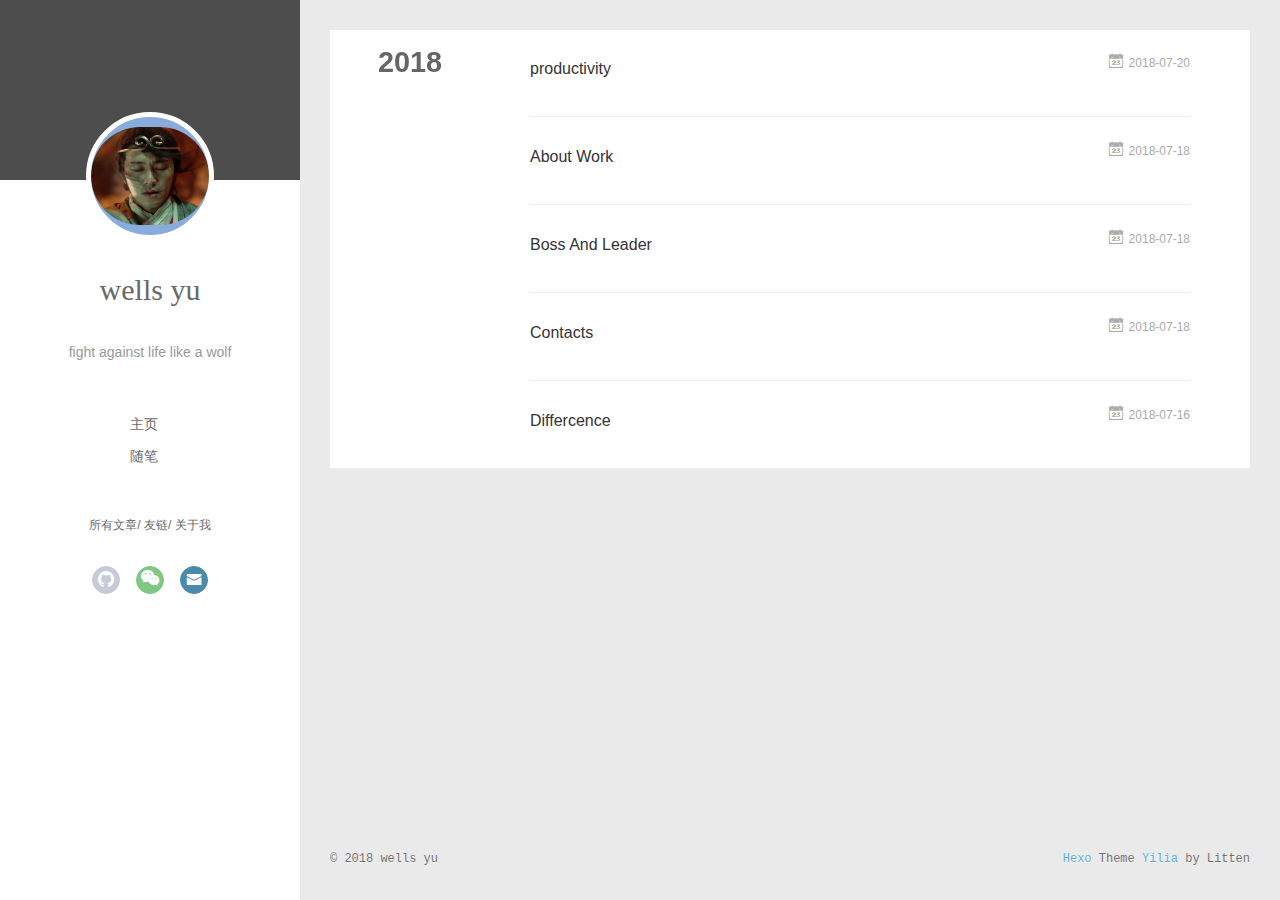
<file: archives/2018/index.html>
<!DOCTYPE html>
<html>
<head>
  <meta charset="utf-8">
  
  <meta name="renderer" content="webkit">
  <meta http-equiv="X-UA-Compatible" content="IE=edge" >
  <link rel="dns-prefetch" href="http://yoursite.com">
  <title>Archives: 2018 | wells</title>
  <meta name="viewport" content="width=device-width, initial-scale=1, maximum-scale=1">
  <meta property="og:type" content="website">
<meta property="og:title" content="wells">
<meta property="og:url" content="http://yoursite.com/archives/2018/index.html">
<meta property="og:site_name" content="wells">
<meta property="og:locale" content="default">
<meta name="twitter:card" content="summary">
<meta name="twitter:title" content="wells">
  
    <link rel="alternative" href="/atom.xml" title="wells" type="application/atom+xml">
  
  
    <link rel="icon" href="/favicon.png">
  
  <link rel="stylesheet" type="text/css" href="/./main.0cf68a.css">
  <style type="text/css">
  
    #container.show {
      background: linear-gradient(200deg,#a0cfe4,#e8c37e);
    }
  </style>
  

  

</head>

<body>
  <div id="container" q-class="show:isCtnShow">
    <canvas id="anm-canvas" class="anm-canvas"></canvas>
    <div class="left-col" q-class="show:isShow">
      
<div class="overlay" style="background: #4d4d4d"></div>
<div class="intrude-less">
	<header id="header" class="inner">
		<a href="/" class="profilepic">
			<img src="/img/avatar.jpg" class="js-avatar">
		</a>
		<hgroup>
		  <h1 class="header-author"><a href="/">wells yu</a></h1>
		</hgroup>
		
		<p class="header-subtitle">fight against life like a wolf</p>
		

		<nav class="header-menu">
			<ul>
			
				<li><a href="/">主页</a></li>
	        
				<li><a href="/tags/随笔/">随笔</a></li>
	        
			</ul>
		</nav>
		<nav class="header-smart-menu">
    		
    			
    			<a q-on="click: openSlider(e, 'innerArchive')" href="javascript:void(0)">所有文章</a>
    			
            
    			
    			<a q-on="click: openSlider(e, 'friends')" href="javascript:void(0)">友链</a>
    			
            
    			
    			<a q-on="click: openSlider(e, 'aboutme')" href="javascript:void(0)">关于我</a>
    			
            
		</nav>
		<nav class="header-nav">
			<div class="social">
				
					<a class="github" target="_blank" href="https://github.com/" title="github"><i class="icon-github"></i></a>
		        
					<a class="weixin" target="_blank" href="#" title="weixin"><i class="icon-weixin"></i></a>
		        
					<a class="mail" target="_blank" href="/wellsyu@outlook.com" title="mail"><i class="icon-mail"></i></a>
		        
			</div>
		</nav>
	</header>		
</div>

    </div>
    <div class="mid-col" q-class="show:isShow,hide:isShow|isFalse">
      
<nav id="mobile-nav">
  	<div class="overlay js-overlay" style="background: #4d4d4d"></div>
	<div class="btnctn js-mobile-btnctn">
  		<div class="slider-trigger list" q-on="click: openSlider(e)"><i class="icon icon-sort"></i></div>
	</div>
	<div class="intrude-less">
		<header id="header" class="inner">
			<div class="profilepic">
				<img src="/img/avatar.jpg" class="js-avatar">
			</div>
			<hgroup>
			  <h1 class="header-author js-header-author">wells yu</h1>
			</hgroup>
			
			<p class="header-subtitle"><i class="icon icon-quo-left"></i>fight against life like a wolf<i class="icon icon-quo-right"></i></p>
			
			
			
				
			
				
			
			
			
			<nav class="header-nav">
				<div class="social">
					
						<a class="github" target="_blank" href="https://github.com/" title="github"><i class="icon-github"></i></a>
			        
						<a class="weixin" target="_blank" href="#" title="weixin"><i class="icon-weixin"></i></a>
			        
						<a class="mail" target="_blank" href="/wellsyu@outlook.com" title="mail"><i class="icon-mail"></i></a>
			        
				</div>
			</nav>

			<nav class="header-menu js-header-menu">
				<ul style="width: 50%">
				
				
					<li style="width: 50%"><a href="/">主页</a></li>
		        
					<li style="width: 50%"><a href="/tags/随笔/">随笔</a></li>
		        
				</ul>
			</nav>
		</header>				
	</div>
	<div class="mobile-mask" style="display:none" q-show="isShow"></div>
</nav>

      <div id="wrapper" class="body-wrap">
        <div class="menu-l">
          <div class="canvas-wrap">
            <canvas data-colors="#eaeaea" data-sectionHeight="100" data-contentId="js-content" id="myCanvas1" class="anm-canvas"></canvas>
          </div>
          <div id="js-content" class="content-ll">
            
  
  
    
    
      
      
      <section class="archives-wrap">
        <div class="archive-year-wrap">
          <a href="/archives/2018" class="archive-year">2018</a>
        </div>
        <div class="archives">
    
    <article class="archive-article archive-type-post">
  <div class="archive-article-inner">
    <header class="archive-article-header">
      	<div class="article-meta">
	      	<a href="/2018/07/20/productivity/" class="archive-article-date">
  	<time datetime="2018-07-20T15:09:00.000Z" itemprop="datePublished"><i class="icon-calendar icon"></i>2018-07-20</time>
</a>
        </div>
    	 
  
    <h1 itemprop="name">
      <a class="archive-article-title" href="/2018/07/20/productivity/">productivity</a>
    </h1>
  

        <div class="article-info info-on-right">
          
          

        </div>
        <div class="clearfix"></div>
    </header>
  </div>
</article>
  
    
    
    <article class="archive-article archive-type-post">
  <div class="archive-article-inner">
    <header class="archive-article-header">
      	<div class="article-meta">
	      	<a href="/2018/07/18/howtowork/" class="archive-article-date">
  	<time datetime="2018-07-18T14:28:00.000Z" itemprop="datePublished"><i class="icon-calendar icon"></i>2018-07-18</time>
</a>
        </div>
    	 
  
    <h1 itemprop="name">
      <a class="archive-article-title" href="/2018/07/18/howtowork/">About Work</a>
    </h1>
  

        <div class="article-info info-on-right">
          
          

        </div>
        <div class="clearfix"></div>
    </header>
  </div>
</article>
  
    
    
    <article class="archive-article archive-type-post">
  <div class="archive-article-inner">
    <header class="archive-article-header">
      	<div class="article-meta">
	      	<a href="/2018/07/18/bossandleader/" class="archive-article-date">
  	<time datetime="2018-07-18T10:20:00.000Z" itemprop="datePublished"><i class="icon-calendar icon"></i>2018-07-18</time>
</a>
        </div>
    	 
  
    <h1 itemprop="name">
      <a class="archive-article-title" href="/2018/07/18/bossandleader/">Boss And Leader</a>
    </h1>
  

        <div class="article-info info-on-right">
          
          

        </div>
        <div class="clearfix"></div>
    </header>
  </div>
</article>
  
    
    
    <article class="archive-article archive-type-post">
  <div class="archive-article-inner">
    <header class="archive-article-header">
      	<div class="article-meta">
	      	<a href="/2018/07/18/Contacts/" class="archive-article-date">
  	<time datetime="2018-07-17T16:00:00.000Z" itemprop="datePublished"><i class="icon-calendar icon"></i>2018-07-18</time>
</a>
        </div>
    	 
  
    <h1 itemprop="name">
      <a class="archive-article-title" href="/2018/07/18/Contacts/">Contacts</a>
    </h1>
  

        <div class="article-info info-on-right">
          
          

        </div>
        <div class="clearfix"></div>
    </header>
  </div>
</article>
  
    
    
    <article class="archive-article archive-type-post">
  <div class="archive-article-inner">
    <header class="archive-article-header">
      	<div class="article-meta">
	      	<a href="/2018/07/16/differcence/" class="archive-article-date">
  	<time datetime="2018-07-16T12:25:56.000Z" itemprop="datePublished"><i class="icon-calendar icon"></i>2018-07-16</time>
</a>
        </div>
    	 
  
    <h1 itemprop="name">
      <a class="archive-article-title" href="/2018/07/16/differcence/">Differcence</a>
    </h1>
  

        <div class="article-info info-on-right">
          
          

        </div>
        <div class="clearfix"></div>
    </header>
  </div>
</article>
  
  
    </div></section>
  

    


          </div>
        </div>
      </div>
      <footer id="footer">
  <div class="outer">
    <div id="footer-info">
    	<div class="footer-left">
    		&copy; 2018 wells yu
    	</div>
      	<div class="footer-right">
      		<a href="http://hexo.io/" target="_blank">Hexo</a>  Theme <a href="https://github.com/litten/hexo-theme-yilia" target="_blank">Yilia</a> by Litten
      	</div>
    </div>
  </div>
</footer>
    </div>
    <script>
	var yiliaConfig = {
		mathjax: false,
		isHome: false,
		isPost: false,
		isArchive: true,
		isTag: false,
		isCategory: false,
		open_in_new: false,
		toc_hide_index: true,
		root: "/",
		innerArchive: true,
		showTags: false
	}
</script>

<script>!function(t){function n(e){if(r[e])return r[e].exports;var i=r[e]={exports:{},id:e,loaded:!1};return t[e].call(i.exports,i,i.exports,n),i.loaded=!0,i.exports}var r={};n.m=t,n.c=r,n.p="./",n(0)}([function(t,n,r){r(195),t.exports=r(191)},function(t,n,r){var e=r(3),i=r(52),o=r(27),u=r(28),c=r(53),f="prototype",a=function(t,n,r){var s,l,h,v,p=t&a.F,d=t&a.G,y=t&a.S,g=t&a.P,b=t&a.B,m=d?e:y?e[n]||(e[n]={}):(e[n]||{})[f],x=d?i:i[n]||(i[n]={}),w=x[f]||(x[f]={});d&&(r=n);for(s in r)l=!p&&m&&void 0!==m[s],h=(l?m:r)[s],v=b&&l?c(h,e):g&&"function"==typeof h?c(Function.call,h):h,m&&u(m,s,h,t&a.U),x[s]!=h&&o(x,s,v),g&&w[s]!=h&&(w[s]=h)};e.core=i,a.F=1,a.G=2,a.S=4,a.P=8,a.B=16,a.W=32,a.U=64,a.R=128,t.exports=a},function(t,n,r){var e=r(6);t.exports=function(t){if(!e(t))throw TypeError(t+" is not an object!");return t}},function(t,n){var r=t.exports="undefined"!=typeof window&&window.Math==Math?window:"undefined"!=typeof self&&self.Math==Math?self:Function("return this")();"number"==typeof __g&&(__g=r)},function(t,n){t.exports=function(t){try{return!!t()}catch(t){return!0}}},function(t,n){var r=t.exports="undefined"!=typeof window&&window.Math==Math?window:"undefined"!=typeof self&&self.Math==Math?self:Function("return this")();"number"==typeof __g&&(__g=r)},function(t,n){t.exports=function(t){return"object"==typeof t?null!==t:"function"==typeof t}},function(t,n,r){var e=r(126)("wks"),i=r(76),o=r(3).Symbol,u="function"==typeof o;(t.exports=function(t){return e[t]||(e[t]=u&&o[t]||(u?o:i)("Symbol."+t))}).store=e},function(t,n){var r={}.hasOwnProperty;t.exports=function(t,n){return r.call(t,n)}},function(t,n,r){var e=r(94),i=r(33);t.exports=function(t){return e(i(t))}},function(t,n,r){t.exports=!r(4)(function(){return 7!=Object.defineProperty({},"a",{get:function(){return 7}}).a})},function(t,n,r){var e=r(2),i=r(167),o=r(50),u=Object.defineProperty;n.f=r(10)?Object.defineProperty:function(t,n,r){if(e(t),n=o(n,!0),e(r),i)try{return u(t,n,r)}catch(t){}if("get"in r||"set"in r)throw TypeError("Accessors not supported!");return"value"in r&&(t[n]=r.value),t}},function(t,n,r){t.exports=!r(18)(function(){return 7!=Object.defineProperty({},"a",{get:function(){return 7}}).a})},function(t,n,r){var e=r(14),i=r(22);t.exports=r(12)?function(t,n,r){return e.f(t,n,i(1,r))}:function(t,n,r){return t[n]=r,t}},function(t,n,r){var e=r(20),i=r(58),o=r(42),u=Object.defineProperty;n.f=r(12)?Object.defineProperty:function(t,n,r){if(e(t),n=o(n,!0),e(r),i)try{return u(t,n,r)}catch(t){}if("get"in r||"set"in r)throw TypeError("Accessors not supported!");return"value"in r&&(t[n]=r.value),t}},function(t,n,r){var e=r(40)("wks"),i=r(23),o=r(5).Symbol,u="function"==typeof o;(t.exports=function(t){return e[t]||(e[t]=u&&o[t]||(u?o:i)("Symbol."+t))}).store=e},function(t,n,r){var e=r(67),i=Math.min;t.exports=function(t){return t>0?i(e(t),9007199254740991):0}},function(t,n,r){var e=r(46);t.exports=function(t){return Object(e(t))}},function(t,n){t.exports=function(t){try{return!!t()}catch(t){return!0}}},function(t,n,r){var e=r(63),i=r(34);t.exports=Object.keys||function(t){return e(t,i)}},function(t,n,r){var e=r(21);t.exports=function(t){if(!e(t))throw TypeError(t+" is not an object!");return t}},function(t,n){t.exports=function(t){return"object"==typeof t?null!==t:"function"==typeof t}},function(t,n){t.exports=function(t,n){return{enumerable:!(1&t),configurable:!(2&t),writable:!(4&t),value:n}}},function(t,n){var r=0,e=Math.random();t.exports=function(t){return"Symbol(".concat(void 0===t?"":t,")_",(++r+e).toString(36))}},function(t,n){var r={}.hasOwnProperty;t.exports=function(t,n){return r.call(t,n)}},function(t,n){var r=t.exports={version:"2.4.0"};"number"==typeof __e&&(__e=r)},function(t,n){t.exports=function(t){if("function"!=typeof t)throw TypeError(t+" is not a function!");return t}},function(t,n,r){var e=r(11),i=r(66);t.exports=r(10)?function(t,n,r){return e.f(t,n,i(1,r))}:function(t,n,r){return t[n]=r,t}},function(t,n,r){var e=r(3),i=r(27),o=r(24),u=r(76)("src"),c="toString",f=Function[c],a=(""+f).split(c);r(52).inspectSource=function(t){return f.call(t)},(t.exports=function(t,n,r,c){var f="function"==typeof r;f&&(o(r,"name")||i(r,"name",n)),t[n]!==r&&(f&&(o(r,u)||i(r,u,t[n]?""+t[n]:a.join(String(n)))),t===e?t[n]=r:c?t[n]?t[n]=r:i(t,n,r):(delete t[n],i(t,n,r)))})(Function.prototype,c,function(){return"function"==typeof this&&this[u]||f.call(this)})},function(t,n,r){var e=r(1),i=r(4),o=r(46),u=function(t,n,r,e){var i=String(o(t)),u="<"+n;return""!==r&&(u+=" "+r+'="'+String(e).replace(/"/g,"&quot;")+'"'),u+">"+i+"</"+n+">"};t.exports=function(t,n){var r={};r[t]=n(u),e(e.P+e.F*i(function(){var n=""[t]('"');return n!==n.toLowerCase()||n.split('"').length>3}),"String",r)}},function(t,n,r){var e=r(115),i=r(46);t.exports=function(t){return e(i(t))}},function(t,n,r){var e=r(116),i=r(66),o=r(30),u=r(50),c=r(24),f=r(167),a=Object.getOwnPropertyDescriptor;n.f=r(10)?a:function(t,n){if(t=o(t),n=u(n,!0),f)try{return a(t,n)}catch(t){}if(c(t,n))return i(!e.f.call(t,n),t[n])}},function(t,n,r){var e=r(24),i=r(17),o=r(145)("IE_PROTO"),u=Object.prototype;t.exports=Object.getPrototypeOf||function(t){return t=i(t),e(t,o)?t[o]:"function"==typeof t.constructor&&t instanceof t.constructor?t.constructor.prototype:t instanceof Object?u:null}},function(t,n){t.exports=function(t){if(void 0==t)throw TypeError("Can't call method on  "+t);return t}},function(t,n){t.exports="constructor,hasOwnProperty,isPrototypeOf,propertyIsEnumerable,toLocaleString,toString,valueOf".split(",")},function(t,n){t.exports={}},function(t,n){t.exports=!0},function(t,n){n.f={}.propertyIsEnumerable},function(t,n,r){var e=r(14).f,i=r(8),o=r(15)("toStringTag");t.exports=function(t,n,r){t&&!i(t=r?t:t.prototype,o)&&e(t,o,{configurable:!0,value:n})}},function(t,n,r){var e=r(40)("keys"),i=r(23);t.exports=function(t){return e[t]||(e[t]=i(t))}},function(t,n,r){var e=r(5),i="__core-js_shared__",o=e[i]||(e[i]={});t.exports=function(t){return o[t]||(o[t]={})}},function(t,n){var r=Math.ceil,e=Math.floor;t.exports=function(t){return isNaN(t=+t)?0:(t>0?e:r)(t)}},function(t,n,r){var e=r(21);t.exports=function(t,n){if(!e(t))return t;var r,i;if(n&&"function"==typeof(r=t.toString)&&!e(i=r.call(t)))return i;if("function"==typeof(r=t.valueOf)&&!e(i=r.call(t)))return i;if(!n&&"function"==typeof(r=t.toString)&&!e(i=r.call(t)))return i;throw TypeError("Can't convert object to primitive value")}},function(t,n,r){var e=r(5),i=r(25),o=r(36),u=r(44),c=r(14).f;t.exports=function(t){var n=i.Symbol||(i.Symbol=o?{}:e.Symbol||{});"_"==t.charAt(0)||t in n||c(n,t,{value:u.f(t)})}},function(t,n,r){n.f=r(15)},function(t,n){var r={}.toString;t.exports=function(t){return r.call(t).slice(8,-1)}},function(t,n){t.exports=function(t){if(void 0==t)throw TypeError("Can't call method on  "+t);return t}},function(t,n,r){var e=r(4);t.exports=function(t,n){return!!t&&e(function(){n?t.call(null,function(){},1):t.call(null)})}},function(t,n,r){var e=r(53),i=r(115),o=r(17),u=r(16),c=r(203);t.exports=function(t,n){var r=1==t,f=2==t,a=3==t,s=4==t,l=6==t,h=5==t||l,v=n||c;return function(n,c,p){for(var d,y,g=o(n),b=i(g),m=e(c,p,3),x=u(b.length),w=0,S=r?v(n,x):f?v(n,0):void 0;x>w;w++)if((h||w in b)&&(d=b[w],y=m(d,w,g),t))if(r)S[w]=y;else if(y)switch(t){case 3:return!0;case 5:return d;case 6:return w;case 2:S.push(d)}else if(s)return!1;return l?-1:a||s?s:S}}},function(t,n,r){var e=r(1),i=r(52),o=r(4);t.exports=function(t,n){var r=(i.Object||{})[t]||Object[t],u={};u[t]=n(r),e(e.S+e.F*o(function(){r(1)}),"Object",u)}},function(t,n,r){var e=r(6);t.exports=function(t,n){if(!e(t))return t;var r,i;if(n&&"function"==typeof(r=t.toString)&&!e(i=r.call(t)))return i;if("function"==typeof(r=t.valueOf)&&!e(i=r.call(t)))return i;if(!n&&"function"==typeof(r=t.toString)&&!e(i=r.call(t)))return i;throw TypeError("Can't convert object to primitive value")}},function(t,n,r){var e=r(5),i=r(25),o=r(91),u=r(13),c="prototype",f=function(t,n,r){var a,s,l,h=t&f.F,v=t&f.G,p=t&f.S,d=t&f.P,y=t&f.B,g=t&f.W,b=v?i:i[n]||(i[n]={}),m=b[c],x=v?e:p?e[n]:(e[n]||{})[c];v&&(r=n);for(a in r)(s=!h&&x&&void 0!==x[a])&&a in b||(l=s?x[a]:r[a],b[a]=v&&"function"!=typeof x[a]?r[a]:y&&s?o(l,e):g&&x[a]==l?function(t){var n=function(n,r,e){if(this instanceof t){switch(arguments.length){case 0:return new t;case 1:return new t(n);case 2:return new t(n,r)}return new t(n,r,e)}return t.apply(this,arguments)};return n[c]=t[c],n}(l):d&&"function"==typeof l?o(Function.call,l):l,d&&((b.virtual||(b.virtual={}))[a]=l,t&f.R&&m&&!m[a]&&u(m,a,l)))};f.F=1,f.G=2,f.S=4,f.P=8,f.B=16,f.W=32,f.U=64,f.R=128,t.exports=f},function(t,n){var r=t.exports={version:"2.4.0"};"number"==typeof __e&&(__e=r)},function(t,n,r){var e=r(26);t.exports=function(t,n,r){if(e(t),void 0===n)return t;switch(r){case 1:return function(r){return t.call(n,r)};case 2:return function(r,e){return t.call(n,r,e)};case 3:return function(r,e,i){return t.call(n,r,e,i)}}return function(){return t.apply(n,arguments)}}},function(t,n,r){var e=r(183),i=r(1),o=r(126)("metadata"),u=o.store||(o.store=new(r(186))),c=function(t,n,r){var i=u.get(t);if(!i){if(!r)return;u.set(t,i=new e)}var o=i.get(n);if(!o){if(!r)return;i.set(n,o=new e)}return o},f=function(t,n,r){var e=c(n,r,!1);return void 0!==e&&e.has(t)},a=function(t,n,r){var e=c(n,r,!1);return void 0===e?void 0:e.get(t)},s=function(t,n,r,e){c(r,e,!0).set(t,n)},l=function(t,n){var r=c(t,n,!1),e=[];return r&&r.forEach(function(t,n){e.push(n)}),e},h=function(t){return void 0===t||"symbol"==typeof t?t:String(t)},v=function(t){i(i.S,"Reflect",t)};t.exports={store:u,map:c,has:f,get:a,set:s,keys:l,key:h,exp:v}},function(t,n,r){"use strict";if(r(10)){var e=r(69),i=r(3),o=r(4),u=r(1),c=r(127),f=r(152),a=r(53),s=r(68),l=r(66),h=r(27),v=r(73),p=r(67),d=r(16),y=r(75),g=r(50),b=r(24),m=r(180),x=r(114),w=r(6),S=r(17),_=r(137),O=r(70),E=r(32),P=r(71).f,j=r(154),F=r(76),M=r(7),A=r(48),N=r(117),T=r(146),I=r(155),k=r(80),L=r(123),R=r(74),C=r(130),D=r(160),U=r(11),W=r(31),G=U.f,B=W.f,V=i.RangeError,z=i.TypeError,q=i.Uint8Array,K="ArrayBuffer",J="Shared"+K,Y="BYTES_PER_ELEMENT",H="prototype",$=Array[H],X=f.ArrayBuffer,Q=f.DataView,Z=A(0),tt=A(2),nt=A(3),rt=A(4),et=A(5),it=A(6),ot=N(!0),ut=N(!1),ct=I.values,ft=I.keys,at=I.entries,st=$.lastIndexOf,lt=$.reduce,ht=$.reduceRight,vt=$.join,pt=$.sort,dt=$.slice,yt=$.toString,gt=$.toLocaleString,bt=M("iterator"),mt=M("toStringTag"),xt=F("typed_constructor"),wt=F("def_constructor"),St=c.CONSTR,_t=c.TYPED,Ot=c.VIEW,Et="Wrong length!",Pt=A(1,function(t,n){return Tt(T(t,t[wt]),n)}),jt=o(function(){return 1===new q(new Uint16Array([1]).buffer)[0]}),Ft=!!q&&!!q[H].set&&o(function(){new q(1).set({})}),Mt=function(t,n){if(void 0===t)throw z(Et);var r=+t,e=d(t);if(n&&!m(r,e))throw V(Et);return e},At=function(t,n){var r=p(t);if(r<0||r%n)throw V("Wrong offset!");return r},Nt=function(t){if(w(t)&&_t in t)return t;throw z(t+" is not a typed array!")},Tt=function(t,n){if(!(w(t)&&xt in t))throw z("It is not a typed array constructor!");return new t(n)},It=function(t,n){return kt(T(t,t[wt]),n)},kt=function(t,n){for(var r=0,e=n.length,i=Tt(t,e);e>r;)i[r]=n[r++];return i},Lt=function(t,n,r){G(t,n,{get:function(){return this._d[r]}})},Rt=function(t){var n,r,e,i,o,u,c=S(t),f=arguments.length,s=f>1?arguments[1]:void 0,l=void 0!==s,h=j(c);if(void 0!=h&&!_(h)){for(u=h.call(c),e=[],n=0;!(o=u.next()).done;n++)e.push(o.value);c=e}for(l&&f>2&&(s=a(s,arguments[2],2)),n=0,r=d(c.length),i=Tt(this,r);r>n;n++)i[n]=l?s(c[n],n):c[n];return i},Ct=function(){for(var t=0,n=arguments.length,r=Tt(this,n);n>t;)r[t]=arguments[t++];return r},Dt=!!q&&o(function(){gt.call(new q(1))}),Ut=function(){return gt.apply(Dt?dt.call(Nt(this)):Nt(this),arguments)},Wt={copyWithin:function(t,n){return D.call(Nt(this),t,n,arguments.length>2?arguments[2]:void 0)},every:function(t){return rt(Nt(this),t,arguments.length>1?arguments[1]:void 0)},fill:function(t){return C.apply(Nt(this),arguments)},filter:function(t){return It(this,tt(Nt(this),t,arguments.length>1?arguments[1]:void 0))},find:function(t){return et(Nt(this),t,arguments.length>1?arguments[1]:void 0)},findIndex:function(t){return it(Nt(this),t,arguments.length>1?arguments[1]:void 0)},forEach:function(t){Z(Nt(this),t,arguments.length>1?arguments[1]:void 0)},indexOf:function(t){return ut(Nt(this),t,arguments.length>1?arguments[1]:void 0)},includes:function(t){return ot(Nt(this),t,arguments.length>1?arguments[1]:void 0)},join:function(t){return vt.apply(Nt(this),arguments)},lastIndexOf:function(t){return st.apply(Nt(this),arguments)},map:function(t){return Pt(Nt(this),t,arguments.length>1?arguments[1]:void 0)},reduce:function(t){return lt.apply(Nt(this),arguments)},reduceRight:function(t){return ht.apply(Nt(this),arguments)},reverse:function(){for(var t,n=this,r=Nt(n).length,e=Math.floor(r/2),i=0;i<e;)t=n[i],n[i++]=n[--r],n[r]=t;return n},some:function(t){return nt(Nt(this),t,arguments.length>1?arguments[1]:void 0)},sort:function(t){return pt.call(Nt(this),t)},subarray:function(t,n){var r=Nt(this),e=r.length,i=y(t,e);return new(T(r,r[wt]))(r.buffer,r.byteOffset+i*r.BYTES_PER_ELEMENT,d((void 0===n?e:y(n,e))-i))}},Gt=function(t,n){return It(this,dt.call(Nt(this),t,n))},Bt=function(t){Nt(this);var n=At(arguments[1],1),r=this.length,e=S(t),i=d(e.length),o=0;if(i+n>r)throw V(Et);for(;o<i;)this[n+o]=e[o++]},Vt={entries:function(){return at.call(Nt(this))},keys:function(){return ft.call(Nt(this))},values:function(){return ct.call(Nt(this))}},zt=function(t,n){return w(t)&&t[_t]&&"symbol"!=typeof n&&n in t&&String(+n)==String(n)},qt=function(t,n){return zt(t,n=g(n,!0))?l(2,t[n]):B(t,n)},Kt=function(t,n,r){return!(zt(t,n=g(n,!0))&&w(r)&&b(r,"value"))||b(r,"get")||b(r,"set")||r.configurable||b(r,"writable")&&!r.writable||b(r,"enumerable")&&!r.enumerable?G(t,n,r):(t[n]=r.value,t)};St||(W.f=qt,U.f=Kt),u(u.S+u.F*!St,"Object",{getOwnPropertyDescriptor:qt,defineProperty:Kt}),o(function(){yt.call({})})&&(yt=gt=function(){return vt.call(this)});var Jt=v({},Wt);v(Jt,Vt),h(Jt,bt,Vt.values),v(Jt,{slice:Gt,set:Bt,constructor:function(){},toString:yt,toLocaleString:Ut}),Lt(Jt,"buffer","b"),Lt(Jt,"byteOffset","o"),Lt(Jt,"byteLength","l"),Lt(Jt,"length","e"),G(Jt,mt,{get:function(){return this[_t]}}),t.exports=function(t,n,r,f){f=!!f;var a=t+(f?"Clamped":"")+"Array",l="Uint8Array"!=a,v="get"+t,p="set"+t,y=i[a],g=y||{},b=y&&E(y),m=!y||!c.ABV,S={},_=y&&y[H],j=function(t,r){var e=t._d;return e.v[v](r*n+e.o,jt)},F=function(t,r,e){var i=t._d;f&&(e=(e=Math.round(e))<0?0:e>255?255:255&e),i.v[p](r*n+i.o,e,jt)},M=function(t,n){G(t,n,{get:function(){return j(this,n)},set:function(t){return F(this,n,t)},enumerable:!0})};m?(y=r(function(t,r,e,i){s(t,y,a,"_d");var o,u,c,f,l=0,v=0;if(w(r)){if(!(r instanceof X||(f=x(r))==K||f==J))return _t in r?kt(y,r):Rt.call(y,r);o=r,v=At(e,n);var p=r.byteLength;if(void 0===i){if(p%n)throw V(Et);if((u=p-v)<0)throw V(Et)}else if((u=d(i)*n)+v>p)throw V(Et);c=u/n}else c=Mt(r,!0),u=c*n,o=new X(u);for(h(t,"_d",{b:o,o:v,l:u,e:c,v:new Q(o)});l<c;)M(t,l++)}),_=y[H]=O(Jt),h(_,"constructor",y)):L(function(t){new y(null),new y(t)},!0)||(y=r(function(t,r,e,i){s(t,y,a);var o;return w(r)?r instanceof X||(o=x(r))==K||o==J?void 0!==i?new g(r,At(e,n),i):void 0!==e?new g(r,At(e,n)):new g(r):_t in r?kt(y,r):Rt.call(y,r):new g(Mt(r,l))}),Z(b!==Function.prototype?P(g).concat(P(b)):P(g),function(t){t in y||h(y,t,g[t])}),y[H]=_,e||(_.constructor=y));var A=_[bt],N=!!A&&("values"==A.name||void 0==A.name),T=Vt.values;h(y,xt,!0),h(_,_t,a),h(_,Ot,!0),h(_,wt,y),(f?new y(1)[mt]==a:mt in _)||G(_,mt,{get:function(){return a}}),S[a]=y,u(u.G+u.W+u.F*(y!=g),S),u(u.S,a,{BYTES_PER_ELEMENT:n,from:Rt,of:Ct}),Y in _||h(_,Y,n),u(u.P,a,Wt),R(a),u(u.P+u.F*Ft,a,{set:Bt}),u(u.P+u.F*!N,a,Vt),u(u.P+u.F*(_.toString!=yt),a,{toString:yt}),u(u.P+u.F*o(function(){new y(1).slice()}),a,{slice:Gt}),u(u.P+u.F*(o(function(){return[1,2].toLocaleString()!=new y([1,2]).toLocaleString()})||!o(function(){_.toLocaleString.call([1,2])})),a,{toLocaleString:Ut}),k[a]=N?A:T,e||N||h(_,bt,T)}}else t.exports=function(){}},function(t,n){var r={}.toString;t.exports=function(t){return r.call(t).slice(8,-1)}},function(t,n,r){var e=r(21),i=r(5).document,o=e(i)&&e(i.createElement);t.exports=function(t){return o?i.createElement(t):{}}},function(t,n,r){t.exports=!r(12)&&!r(18)(function(){return 7!=Object.defineProperty(r(57)("div"),"a",{get:function(){return 7}}).a})},function(t,n,r){"use strict";var e=r(36),i=r(51),o=r(64),u=r(13),c=r(8),f=r(35),a=r(96),s=r(38),l=r(103),h=r(15)("iterator"),v=!([].keys&&"next"in[].keys()),p="keys",d="values",y=function(){return this};t.exports=function(t,n,r,g,b,m,x){a(r,n,g);var w,S,_,O=function(t){if(!v&&t in F)return F[t];switch(t){case p:case d:return function(){return new r(this,t)}}return function(){return new r(this,t)}},E=n+" Iterator",P=b==d,j=!1,F=t.prototype,M=F[h]||F["@@iterator"]||b&&F[b],A=M||O(b),N=b?P?O("entries"):A:void 0,T="Array"==n?F.entries||M:M;if(T&&(_=l(T.call(new t)))!==Object.prototype&&(s(_,E,!0),e||c(_,h)||u(_,h,y)),P&&M&&M.name!==d&&(j=!0,A=function(){return M.call(this)}),e&&!x||!v&&!j&&F[h]||u(F,h,A),f[n]=A,f[E]=y,b)if(w={values:P?A:O(d),keys:m?A:O(p),entries:N},x)for(S in w)S in F||o(F,S,w[S]);else i(i.P+i.F*(v||j),n,w);return w}},function(t,n,r){var e=r(20),i=r(100),o=r(34),u=r(39)("IE_PROTO"),c=function(){},f="prototype",a=function(){var t,n=r(57)("iframe"),e=o.length;for(n.style.display="none",r(93).appendChild(n),n.src="javascript:",t=n.contentWindow.document,t.open(),t.write("<script>document.F=Object<\/script>"),t.close(),a=t.F;e--;)delete a[f][o[e]];return a()};t.exports=Object.create||function(t,n){var r;return null!==t?(c[f]=e(t),r=new c,c[f]=null,r[u]=t):r=a(),void 0===n?r:i(r,n)}},function(t,n,r){var e=r(63),i=r(34).concat("length","prototype");n.f=Object.getOwnPropertyNames||function(t){return e(t,i)}},function(t,n){n.f=Object.getOwnPropertySymbols},function(t,n,r){var e=r(8),i=r(9),o=r(90)(!1),u=r(39)("IE_PROTO");t.exports=function(t,n){var r,c=i(t),f=0,a=[];for(r in c)r!=u&&e(c,r)&&a.push(r);for(;n.length>f;)e(c,r=n[f++])&&(~o(a,r)||a.push(r));return a}},function(t,n,r){t.exports=r(13)},function(t,n,r){var e=r(76)("meta"),i=r(6),o=r(24),u=r(11).f,c=0,f=Object.isExtensible||function(){return!0},a=!r(4)(function(){return f(Object.preventExtensions({}))}),s=function(t){u(t,e,{value:{i:"O"+ ++c,w:{}}})},l=function(t,n){if(!i(t))return"symbol"==typeof t?t:("string"==typeof t?"S":"P")+t;if(!o(t,e)){if(!f(t))return"F";if(!n)return"E";s(t)}return t[e].i},h=function(t,n){if(!o(t,e)){if(!f(t))return!0;if(!n)return!1;s(t)}return t[e].w},v=function(t){return a&&p.NEED&&f(t)&&!o(t,e)&&s(t),t},p=t.exports={KEY:e,NEED:!1,fastKey:l,getWeak:h,onFreeze:v}},function(t,n){t.exports=function(t,n){return{enumerable:!(1&t),configurable:!(2&t),writable:!(4&t),value:n}}},function(t,n){var r=Math.ceil,e=Math.floor;t.exports=function(t){return isNaN(t=+t)?0:(t>0?e:r)(t)}},function(t,n){t.exports=function(t,n,r,e){if(!(t instanceof n)||void 0!==e&&e in t)throw TypeError(r+": incorrect invocation!");return t}},function(t,n){t.exports=!1},function(t,n,r){var e=r(2),i=r(173),o=r(133),u=r(145)("IE_PROTO"),c=function(){},f="prototype",a=function(){var t,n=r(132)("iframe"),e=o.length;for(n.style.display="none",r(135).appendChild(n),n.src="javascript:",t=n.contentWindow.document,t.open(),t.write("<script>document.F=Object<\/script>"),t.close(),a=t.F;e--;)delete a[f][o[e]];return a()};t.exports=Object.create||function(t,n){var r;return null!==t?(c[f]=e(t),r=new c,c[f]=null,r[u]=t):r=a(),void 0===n?r:i(r,n)}},function(t,n,r){var e=r(175),i=r(133).concat("length","prototype");n.f=Object.getOwnPropertyNames||function(t){return e(t,i)}},function(t,n,r){var e=r(175),i=r(133);t.exports=Object.keys||function(t){return e(t,i)}},function(t,n,r){var e=r(28);t.exports=function(t,n,r){for(var i in n)e(t,i,n[i],r);return t}},function(t,n,r){"use strict";var e=r(3),i=r(11),o=r(10),u=r(7)("species");t.exports=function(t){var n=e[t];o&&n&&!n[u]&&i.f(n,u,{configurable:!0,get:function(){return this}})}},function(t,n,r){var e=r(67),i=Math.max,o=Math.min;t.exports=function(t,n){return t=e(t),t<0?i(t+n,0):o(t,n)}},function(t,n){var r=0,e=Math.random();t.exports=function(t){return"Symbol(".concat(void 0===t?"":t,")_",(++r+e).toString(36))}},function(t,n,r){var e=r(33);t.exports=function(t){return Object(e(t))}},function(t,n,r){var e=r(7)("unscopables"),i=Array.prototype;void 0==i[e]&&r(27)(i,e,{}),t.exports=function(t){i[e][t]=!0}},function(t,n,r){var e=r(53),i=r(169),o=r(137),u=r(2),c=r(16),f=r(154),a={},s={},n=t.exports=function(t,n,r,l,h){var v,p,d,y,g=h?function(){return t}:f(t),b=e(r,l,n?2:1),m=0;if("function"!=typeof g)throw TypeError(t+" is not iterable!");if(o(g)){for(v=c(t.length);v>m;m++)if((y=n?b(u(p=t[m])[0],p[1]):b(t[m]))===a||y===s)return y}else for(d=g.call(t);!(p=d.next()).done;)if((y=i(d,b,p.value,n))===a||y===s)return y};n.BREAK=a,n.RETURN=s},function(t,n){t.exports={}},function(t,n,r){var e=r(11).f,i=r(24),o=r(7)("toStringTag");t.exports=function(t,n,r){t&&!i(t=r?t:t.prototype,o)&&e(t,o,{configurable:!0,value:n})}},function(t,n,r){var e=r(1),i=r(46),o=r(4),u=r(150),c="["+u+"]",f="​",a=RegExp("^"+c+c+"*"),s=RegExp(c+c+"*$"),l=function(t,n,r){var i={},c=o(function(){return!!u[t]()||f[t]()!=f}),a=i[t]=c?n(h):u[t];r&&(i[r]=a),e(e.P+e.F*c,"String",i)},h=l.trim=function(t,n){return t=String(i(t)),1&n&&(t=t.replace(a,"")),2&n&&(t=t.replace(s,"")),t};t.exports=l},function(t,n,r){t.exports={default:r(86),__esModule:!0}},function(t,n,r){t.exports={default:r(87),__esModule:!0}},function(t,n,r){"use strict";function e(t){return t&&t.__esModule?t:{default:t}}n.__esModule=!0;var i=r(84),o=e(i),u=r(83),c=e(u),f="function"==typeof c.default&&"symbol"==typeof o.default?function(t){return typeof t}:function(t){return t&&"function"==typeof c.default&&t.constructor===c.default&&t!==c.default.prototype?"symbol":typeof t};n.default="function"==typeof c.default&&"symbol"===f(o.default)?function(t){return void 0===t?"undefined":f(t)}:function(t){return t&&"function"==typeof c.default&&t.constructor===c.default&&t!==c.default.prototype?"symbol":void 0===t?"undefined":f(t)}},function(t,n,r){r(110),r(108),r(111),r(112),t.exports=r(25).Symbol},function(t,n,r){r(109),r(113),t.exports=r(44).f("iterator")},function(t,n){t.exports=function(t){if("function"!=typeof t)throw TypeError(t+" is not a function!");return t}},function(t,n){t.exports=function(){}},function(t,n,r){var e=r(9),i=r(106),o=r(105);t.exports=function(t){return function(n,r,u){var c,f=e(n),a=i(f.length),s=o(u,a);if(t&&r!=r){for(;a>s;)if((c=f[s++])!=c)return!0}else for(;a>s;s++)if((t||s in f)&&f[s]===r)return t||s||0;return!t&&-1}}},function(t,n,r){var e=r(88);t.exports=function(t,n,r){if(e(t),void 0===n)return t;switch(r){case 1:return function(r){return t.call(n,r)};case 2:return function(r,e){return t.call(n,r,e)};case 3:return function(r,e,i){return t.call(n,r,e,i)}}return function(){return t.apply(n,arguments)}}},function(t,n,r){var e=r(19),i=r(62),o=r(37);t.exports=function(t){var n=e(t),r=i.f;if(r)for(var u,c=r(t),f=o.f,a=0;c.length>a;)f.call(t,u=c[a++])&&n.push(u);return n}},function(t,n,r){t.exports=r(5).document&&document.documentElement},function(t,n,r){var e=r(56);t.exports=Object("z").propertyIsEnumerable(0)?Object:function(t){return"String"==e(t)?t.split(""):Object(t)}},function(t,n,r){var e=r(56);t.exports=Array.isArray||function(t){return"Array"==e(t)}},function(t,n,r){"use strict";var e=r(60),i=r(22),o=r(38),u={};r(13)(u,r(15)("iterator"),function(){return this}),t.exports=function(t,n,r){t.prototype=e(u,{next:i(1,r)}),o(t,n+" Iterator")}},function(t,n){t.exports=function(t,n){return{value:n,done:!!t}}},function(t,n,r){var e=r(19),i=r(9);t.exports=function(t,n){for(var r,o=i(t),u=e(o),c=u.length,f=0;c>f;)if(o[r=u[f++]]===n)return r}},function(t,n,r){var e=r(23)("meta"),i=r(21),o=r(8),u=r(14).f,c=0,f=Object.isExtensible||function(){return!0},a=!r(18)(function(){return f(Object.preventExtensions({}))}),s=function(t){u(t,e,{value:{i:"O"+ ++c,w:{}}})},l=function(t,n){if(!i(t))return"symbol"==typeof t?t:("string"==typeof t?"S":"P")+t;if(!o(t,e)){if(!f(t))return"F";if(!n)return"E";s(t)}return t[e].i},h=function(t,n){if(!o(t,e)){if(!f(t))return!0;if(!n)return!1;s(t)}return t[e].w},v=function(t){return a&&p.NEED&&f(t)&&!o(t,e)&&s(t),t},p=t.exports={KEY:e,NEED:!1,fastKey:l,getWeak:h,onFreeze:v}},function(t,n,r){var e=r(14),i=r(20),o=r(19);t.exports=r(12)?Object.defineProperties:function(t,n){i(t);for(var r,u=o(n),c=u.length,f=0;c>f;)e.f(t,r=u[f++],n[r]);return t}},function(t,n,r){var e=r(37),i=r(22),o=r(9),u=r(42),c=r(8),f=r(58),a=Object.getOwnPropertyDescriptor;n.f=r(12)?a:function(t,n){if(t=o(t),n=u(n,!0),f)try{return a(t,n)}catch(t){}if(c(t,n))return i(!e.f.call(t,n),t[n])}},function(t,n,r){var e=r(9),i=r(61).f,o={}.toString,u="object"==typeof window&&window&&Object.getOwnPropertyNames?Object.getOwnPropertyNames(window):[],c=function(t){try{return i(t)}catch(t){return u.slice()}};t.exports.f=function(t){return u&&"[object Window]"==o.call(t)?c(t):i(e(t))}},function(t,n,r){var e=r(8),i=r(77),o=r(39)("IE_PROTO"),u=Object.prototype;t.exports=Object.getPrototypeOf||function(t){return t=i(t),e(t,o)?t[o]:"function"==typeof t.constructor&&t instanceof t.constructor?t.constructor.prototype:t instanceof Object?u:null}},function(t,n,r){var e=r(41),i=r(33);t.exports=function(t){return function(n,r){var o,u,c=String(i(n)),f=e(r),a=c.length;return f<0||f>=a?t?"":void 0:(o=c.charCodeAt(f),o<55296||o>56319||f+1===a||(u=c.charCodeAt(f+1))<56320||u>57343?t?c.charAt(f):o:t?c.slice(f,f+2):u-56320+(o-55296<<10)+65536)}}},function(t,n,r){var e=r(41),i=Math.max,o=Math.min;t.exports=function(t,n){return t=e(t),t<0?i(t+n,0):o(t,n)}},function(t,n,r){var e=r(41),i=Math.min;t.exports=function(t){return t>0?i(e(t),9007199254740991):0}},function(t,n,r){"use strict";var e=r(89),i=r(97),o=r(35),u=r(9);t.exports=r(59)(Array,"Array",function(t,n){this._t=u(t),this._i=0,this._k=n},function(){var t=this._t,n=this._k,r=this._i++;return!t||r>=t.length?(this._t=void 0,i(1)):"keys"==n?i(0,r):"values"==n?i(0,t[r]):i(0,[r,t[r]])},"values"),o.Arguments=o.Array,e("keys"),e("values"),e("entries")},function(t,n){},function(t,n,r){"use strict";var e=r(104)(!0);r(59)(String,"String",function(t){this._t=String(t),this._i=0},function(){var t,n=this._t,r=this._i;return r>=n.length?{value:void 0,done:!0}:(t=e(n,r),this._i+=t.length,{value:t,done:!1})})},function(t,n,r){"use strict";var e=r(5),i=r(8),o=r(12),u=r(51),c=r(64),f=r(99).KEY,a=r(18),s=r(40),l=r(38),h=r(23),v=r(15),p=r(44),d=r(43),y=r(98),g=r(92),b=r(95),m=r(20),x=r(9),w=r(42),S=r(22),_=r(60),O=r(102),E=r(101),P=r(14),j=r(19),F=E.f,M=P.f,A=O.f,N=e.Symbol,T=e.JSON,I=T&&T.stringify,k="prototype",L=v("_hidden"),R=v("toPrimitive"),C={}.propertyIsEnumerable,D=s("symbol-registry"),U=s("symbols"),W=s("op-symbols"),G=Object[k],B="function"==typeof N,V=e.QObject,z=!V||!V[k]||!V[k].findChild,q=o&&a(function(){return 7!=_(M({},"a",{get:function(){return M(this,"a",{value:7}).a}})).a})?function(t,n,r){var e=F(G,n);e&&delete G[n],M(t,n,r),e&&t!==G&&M(G,n,e)}:M,K=function(t){var n=U[t]=_(N[k]);return n._k=t,n},J=B&&"symbol"==typeof N.iterator?function(t){return"symbol"==typeof t}:function(t){return t instanceof N},Y=function(t,n,r){return t===G&&Y(W,n,r),m(t),n=w(n,!0),m(r),i(U,n)?(r.enumerable?(i(t,L)&&t[L][n]&&(t[L][n]=!1),r=_(r,{enumerable:S(0,!1)})):(i(t,L)||M(t,L,S(1,{})),t[L][n]=!0),q(t,n,r)):M(t,n,r)},H=function(t,n){m(t);for(var r,e=g(n=x(n)),i=0,o=e.length;o>i;)Y(t,r=e[i++],n[r]);return t},$=function(t,n){return void 0===n?_(t):H(_(t),n)},X=function(t){var n=C.call(this,t=w(t,!0));return!(this===G&&i(U,t)&&!i(W,t))&&(!(n||!i(this,t)||!i(U,t)||i(this,L)&&this[L][t])||n)},Q=function(t,n){if(t=x(t),n=w(n,!0),t!==G||!i(U,n)||i(W,n)){var r=F(t,n);return!r||!i(U,n)||i(t,L)&&t[L][n]||(r.enumerable=!0),r}},Z=function(t){for(var n,r=A(x(t)),e=[],o=0;r.length>o;)i(U,n=r[o++])||n==L||n==f||e.push(n);return e},tt=function(t){for(var n,r=t===G,e=A(r?W:x(t)),o=[],u=0;e.length>u;)!i(U,n=e[u++])||r&&!i(G,n)||o.push(U[n]);return o};B||(N=function(){if(this instanceof N)throw TypeError("Symbol is not a constructor!");var t=h(arguments.length>0?arguments[0]:void 0),n=function(r){this===G&&n.call(W,r),i(this,L)&&i(this[L],t)&&(this[L][t]=!1),q(this,t,S(1,r))};return o&&z&&q(G,t,{configurable:!0,set:n}),K(t)},c(N[k],"toString",function(){return this._k}),E.f=Q,P.f=Y,r(61).f=O.f=Z,r(37).f=X,r(62).f=tt,o&&!r(36)&&c(G,"propertyIsEnumerable",X,!0),p.f=function(t){return K(v(t))}),u(u.G+u.W+u.F*!B,{Symbol:N});for(var nt="hasInstance,isConcatSpreadable,iterator,match,replace,search,species,split,toPrimitive,toStringTag,unscopables".split(","),rt=0;nt.length>rt;)v(nt[rt++]);for(var nt=j(v.store),rt=0;nt.length>rt;)d(nt[rt++]);u(u.S+u.F*!B,"Symbol",{for:function(t){return i(D,t+="")?D[t]:D[t]=N(t)},keyFor:function(t){if(J(t))return y(D,t);throw TypeError(t+" is not a symbol!")},useSetter:function(){z=!0},useSimple:function(){z=!1}}),u(u.S+u.F*!B,"Object",{create:$,defineProperty:Y,defineProperties:H,getOwnPropertyDescriptor:Q,getOwnPropertyNames:Z,getOwnPropertySymbols:tt}),T&&u(u.S+u.F*(!B||a(function(){var t=N();return"[null]"!=I([t])||"{}"!=I({a:t})||"{}"!=I(Object(t))})),"JSON",{stringify:function(t){if(void 0!==t&&!J(t)){for(var n,r,e=[t],i=1;arguments.length>i;)e.push(arguments[i++]);return n=e[1],"function"==typeof n&&(r=n),!r&&b(n)||(n=function(t,n){if(r&&(n=r.call(this,t,n)),!J(n))return n}),e[1]=n,I.apply(T,e)}}}),N[k][R]||r(13)(N[k],R,N[k].valueOf),l(N,"Symbol"),l(Math,"Math",!0),l(e.JSON,"JSON",!0)},function(t,n,r){r(43)("asyncIterator")},function(t,n,r){r(43)("observable")},function(t,n,r){r(107);for(var e=r(5),i=r(13),o=r(35),u=r(15)("toStringTag"),c=["NodeList","DOMTokenList","MediaList","StyleSheetList","CSSRuleList"],f=0;f<5;f++){var a=c[f],s=e[a],l=s&&s.prototype;l&&!l[u]&&i(l,u,a),o[a]=o.Array}},function(t,n,r){var e=r(45),i=r(7)("toStringTag"),o="Arguments"==e(function(){return arguments}()),u=function(t,n){try{return t[n]}catch(t){}};t.exports=function(t){var n,r,c;return void 0===t?"Undefined":null===t?"Null":"string"==typeof(r=u(n=Object(t),i))?r:o?e(n):"Object"==(c=e(n))&&"function"==typeof n.callee?"Arguments":c}},function(t,n,r){var e=r(45);t.exports=Object("z").propertyIsEnumerable(0)?Object:function(t){return"String"==e(t)?t.split(""):Object(t)}},function(t,n){n.f={}.propertyIsEnumerable},function(t,n,r){var e=r(30),i=r(16),o=r(75);t.exports=function(t){return function(n,r,u){var c,f=e(n),a=i(f.length),s=o(u,a);if(t&&r!=r){for(;a>s;)if((c=f[s++])!=c)return!0}else for(;a>s;s++)if((t||s in f)&&f[s]===r)return t||s||0;return!t&&-1}}},function(t,n,r){"use strict";var e=r(3),i=r(1),o=r(28),u=r(73),c=r(65),f=r(79),a=r(68),s=r(6),l=r(4),h=r(123),v=r(81),p=r(136);t.exports=function(t,n,r,d,y,g){var b=e[t],m=b,x=y?"set":"add",w=m&&m.prototype,S={},_=function(t){var n=w[t];o(w,t,"delete"==t?function(t){return!(g&&!s(t))&&n.call(this,0===t?0:t)}:"has"==t?function(t){return!(g&&!s(t))&&n.call(this,0===t?0:t)}:"get"==t?function(t){return g&&!s(t)?void 0:n.call(this,0===t?0:t)}:"add"==t?function(t){return n.call(this,0===t?0:t),this}:function(t,r){return n.call(this,0===t?0:t,r),this})};if("function"==typeof m&&(g||w.forEach&&!l(function(){(new m).entries().next()}))){var O=new m,E=O[x](g?{}:-0,1)!=O,P=l(function(){O.has(1)}),j=h(function(t){new m(t)}),F=!g&&l(function(){for(var t=new m,n=5;n--;)t[x](n,n);return!t.has(-0)});j||(m=n(function(n,r){a(n,m,t);var e=p(new b,n,m);return void 0!=r&&f(r,y,e[x],e),e}),m.prototype=w,w.constructor=m),(P||F)&&(_("delete"),_("has"),y&&_("get")),(F||E)&&_(x),g&&w.clear&&delete w.clear}else m=d.getConstructor(n,t,y,x),u(m.prototype,r),c.NEED=!0;return v(m,t),S[t]=m,i(i.G+i.W+i.F*(m!=b),S),g||d.setStrong(m,t,y),m}},function(t,n,r){"use strict";var e=r(27),i=r(28),o=r(4),u=r(46),c=r(7);t.exports=function(t,n,r){var f=c(t),a=r(u,f,""[t]),s=a[0],l=a[1];o(function(){var n={};return n[f]=function(){return 7},7!=""[t](n)})&&(i(String.prototype,t,s),e(RegExp.prototype,f,2==n?function(t,n){return l.call(t,this,n)}:function(t){return l.call(t,this)}))}
},function(t,n,r){"use strict";var e=r(2);t.exports=function(){var t=e(this),n="";return t.global&&(n+="g"),t.ignoreCase&&(n+="i"),t.multiline&&(n+="m"),t.unicode&&(n+="u"),t.sticky&&(n+="y"),n}},function(t,n){t.exports=function(t,n,r){var e=void 0===r;switch(n.length){case 0:return e?t():t.call(r);case 1:return e?t(n[0]):t.call(r,n[0]);case 2:return e?t(n[0],n[1]):t.call(r,n[0],n[1]);case 3:return e?t(n[0],n[1],n[2]):t.call(r,n[0],n[1],n[2]);case 4:return e?t(n[0],n[1],n[2],n[3]):t.call(r,n[0],n[1],n[2],n[3])}return t.apply(r,n)}},function(t,n,r){var e=r(6),i=r(45),o=r(7)("match");t.exports=function(t){var n;return e(t)&&(void 0!==(n=t[o])?!!n:"RegExp"==i(t))}},function(t,n,r){var e=r(7)("iterator"),i=!1;try{var o=[7][e]();o.return=function(){i=!0},Array.from(o,function(){throw 2})}catch(t){}t.exports=function(t,n){if(!n&&!i)return!1;var r=!1;try{var o=[7],u=o[e]();u.next=function(){return{done:r=!0}},o[e]=function(){return u},t(o)}catch(t){}return r}},function(t,n,r){t.exports=r(69)||!r(4)(function(){var t=Math.random();__defineSetter__.call(null,t,function(){}),delete r(3)[t]})},function(t,n){n.f=Object.getOwnPropertySymbols},function(t,n,r){var e=r(3),i="__core-js_shared__",o=e[i]||(e[i]={});t.exports=function(t){return o[t]||(o[t]={})}},function(t,n,r){for(var e,i=r(3),o=r(27),u=r(76),c=u("typed_array"),f=u("view"),a=!(!i.ArrayBuffer||!i.DataView),s=a,l=0,h="Int8Array,Uint8Array,Uint8ClampedArray,Int16Array,Uint16Array,Int32Array,Uint32Array,Float32Array,Float64Array".split(",");l<9;)(e=i[h[l++]])?(o(e.prototype,c,!0),o(e.prototype,f,!0)):s=!1;t.exports={ABV:a,CONSTR:s,TYPED:c,VIEW:f}},function(t,n){"use strict";var r={versions:function(){var t=window.navigator.userAgent;return{trident:t.indexOf("Trident")>-1,presto:t.indexOf("Presto")>-1,webKit:t.indexOf("AppleWebKit")>-1,gecko:t.indexOf("Gecko")>-1&&-1==t.indexOf("KHTML"),mobile:!!t.match(/AppleWebKit.*Mobile.*/),ios:!!t.match(/\(i[^;]+;( U;)? CPU.+Mac OS X/),android:t.indexOf("Android")>-1||t.indexOf("Linux")>-1,iPhone:t.indexOf("iPhone")>-1||t.indexOf("Mac")>-1,iPad:t.indexOf("iPad")>-1,webApp:-1==t.indexOf("Safari"),weixin:-1==t.indexOf("MicroMessenger")}}()};t.exports=r},function(t,n,r){"use strict";var e=r(85),i=function(t){return t&&t.__esModule?t:{default:t}}(e),o=function(){function t(t,n,e){return n||e?String.fromCharCode(n||e):r[t]||t}function n(t){return e[t]}var r={"&quot;":'"',"&lt;":"<","&gt;":">","&amp;":"&","&nbsp;":" "},e={};for(var u in r)e[r[u]]=u;return r["&apos;"]="'",e["'"]="&#39;",{encode:function(t){return t?(""+t).replace(/['<> "&]/g,n).replace(/\r?\n/g,"<br/>").replace(/\s/g,"&nbsp;"):""},decode:function(n){return n?(""+n).replace(/<br\s*\/?>/gi,"\n").replace(/&quot;|&lt;|&gt;|&amp;|&nbsp;|&apos;|&#(\d+);|&#(\d+)/g,t).replace(/\u00a0/g," "):""},encodeBase16:function(t){if(!t)return t;t+="";for(var n=[],r=0,e=t.length;e>r;r++)n.push(t.charCodeAt(r).toString(16).toUpperCase());return n.join("")},encodeBase16forJSON:function(t){if(!t)return t;t=t.replace(/[\u4E00-\u9FBF]/gi,function(t){return escape(t).replace("%u","\\u")});for(var n=[],r=0,e=t.length;e>r;r++)n.push(t.charCodeAt(r).toString(16).toUpperCase());return n.join("")},decodeBase16:function(t){if(!t)return t;t+="";for(var n=[],r=0,e=t.length;e>r;r+=2)n.push(String.fromCharCode("0x"+t.slice(r,r+2)));return n.join("")},encodeObject:function(t){if(t instanceof Array)for(var n=0,r=t.length;r>n;n++)t[n]=o.encodeObject(t[n]);else if("object"==(void 0===t?"undefined":(0,i.default)(t)))for(var e in t)t[e]=o.encodeObject(t[e]);else if("string"==typeof t)return o.encode(t);return t},loadScript:function(t){var n=document.createElement("script");document.getElementsByTagName("body")[0].appendChild(n),n.setAttribute("src",t)},addLoadEvent:function(t){var n=window.onload;"function"!=typeof window.onload?window.onload=t:window.onload=function(){n(),t()}}}}();t.exports=o},function(t,n,r){"use strict";var e=r(17),i=r(75),o=r(16);t.exports=function(t){for(var n=e(this),r=o(n.length),u=arguments.length,c=i(u>1?arguments[1]:void 0,r),f=u>2?arguments[2]:void 0,a=void 0===f?r:i(f,r);a>c;)n[c++]=t;return n}},function(t,n,r){"use strict";var e=r(11),i=r(66);t.exports=function(t,n,r){n in t?e.f(t,n,i(0,r)):t[n]=r}},function(t,n,r){var e=r(6),i=r(3).document,o=e(i)&&e(i.createElement);t.exports=function(t){return o?i.createElement(t):{}}},function(t,n){t.exports="constructor,hasOwnProperty,isPrototypeOf,propertyIsEnumerable,toLocaleString,toString,valueOf".split(",")},function(t,n,r){var e=r(7)("match");t.exports=function(t){var n=/./;try{"/./"[t](n)}catch(r){try{return n[e]=!1,!"/./"[t](n)}catch(t){}}return!0}},function(t,n,r){t.exports=r(3).document&&document.documentElement},function(t,n,r){var e=r(6),i=r(144).set;t.exports=function(t,n,r){var o,u=n.constructor;return u!==r&&"function"==typeof u&&(o=u.prototype)!==r.prototype&&e(o)&&i&&i(t,o),t}},function(t,n,r){var e=r(80),i=r(7)("iterator"),o=Array.prototype;t.exports=function(t){return void 0!==t&&(e.Array===t||o[i]===t)}},function(t,n,r){var e=r(45);t.exports=Array.isArray||function(t){return"Array"==e(t)}},function(t,n,r){"use strict";var e=r(70),i=r(66),o=r(81),u={};r(27)(u,r(7)("iterator"),function(){return this}),t.exports=function(t,n,r){t.prototype=e(u,{next:i(1,r)}),o(t,n+" Iterator")}},function(t,n,r){"use strict";var e=r(69),i=r(1),o=r(28),u=r(27),c=r(24),f=r(80),a=r(139),s=r(81),l=r(32),h=r(7)("iterator"),v=!([].keys&&"next"in[].keys()),p="keys",d="values",y=function(){return this};t.exports=function(t,n,r,g,b,m,x){a(r,n,g);var w,S,_,O=function(t){if(!v&&t in F)return F[t];switch(t){case p:case d:return function(){return new r(this,t)}}return function(){return new r(this,t)}},E=n+" Iterator",P=b==d,j=!1,F=t.prototype,M=F[h]||F["@@iterator"]||b&&F[b],A=M||O(b),N=b?P?O("entries"):A:void 0,T="Array"==n?F.entries||M:M;if(T&&(_=l(T.call(new t)))!==Object.prototype&&(s(_,E,!0),e||c(_,h)||u(_,h,y)),P&&M&&M.name!==d&&(j=!0,A=function(){return M.call(this)}),e&&!x||!v&&!j&&F[h]||u(F,h,A),f[n]=A,f[E]=y,b)if(w={values:P?A:O(d),keys:m?A:O(p),entries:N},x)for(S in w)S in F||o(F,S,w[S]);else i(i.P+i.F*(v||j),n,w);return w}},function(t,n){var r=Math.expm1;t.exports=!r||r(10)>22025.465794806718||r(10)<22025.465794806718||-2e-17!=r(-2e-17)?function(t){return 0==(t=+t)?t:t>-1e-6&&t<1e-6?t+t*t/2:Math.exp(t)-1}:r},function(t,n){t.exports=Math.sign||function(t){return 0==(t=+t)||t!=t?t:t<0?-1:1}},function(t,n,r){var e=r(3),i=r(151).set,o=e.MutationObserver||e.WebKitMutationObserver,u=e.process,c=e.Promise,f="process"==r(45)(u);t.exports=function(){var t,n,r,a=function(){var e,i;for(f&&(e=u.domain)&&e.exit();t;){i=t.fn,t=t.next;try{i()}catch(e){throw t?r():n=void 0,e}}n=void 0,e&&e.enter()};if(f)r=function(){u.nextTick(a)};else if(o){var s=!0,l=document.createTextNode("");new o(a).observe(l,{characterData:!0}),r=function(){l.data=s=!s}}else if(c&&c.resolve){var h=c.resolve();r=function(){h.then(a)}}else r=function(){i.call(e,a)};return function(e){var i={fn:e,next:void 0};n&&(n.next=i),t||(t=i,r()),n=i}}},function(t,n,r){var e=r(6),i=r(2),o=function(t,n){if(i(t),!e(n)&&null!==n)throw TypeError(n+": can't set as prototype!")};t.exports={set:Object.setPrototypeOf||("__proto__"in{}?function(t,n,e){try{e=r(53)(Function.call,r(31).f(Object.prototype,"__proto__").set,2),e(t,[]),n=!(t instanceof Array)}catch(t){n=!0}return function(t,r){return o(t,r),n?t.__proto__=r:e(t,r),t}}({},!1):void 0),check:o}},function(t,n,r){var e=r(126)("keys"),i=r(76);t.exports=function(t){return e[t]||(e[t]=i(t))}},function(t,n,r){var e=r(2),i=r(26),o=r(7)("species");t.exports=function(t,n){var r,u=e(t).constructor;return void 0===u||void 0==(r=e(u)[o])?n:i(r)}},function(t,n,r){var e=r(67),i=r(46);t.exports=function(t){return function(n,r){var o,u,c=String(i(n)),f=e(r),a=c.length;return f<0||f>=a?t?"":void 0:(o=c.charCodeAt(f),o<55296||o>56319||f+1===a||(u=c.charCodeAt(f+1))<56320||u>57343?t?c.charAt(f):o:t?c.slice(f,f+2):u-56320+(o-55296<<10)+65536)}}},function(t,n,r){var e=r(122),i=r(46);t.exports=function(t,n,r){if(e(n))throw TypeError("String#"+r+" doesn't accept regex!");return String(i(t))}},function(t,n,r){"use strict";var e=r(67),i=r(46);t.exports=function(t){var n=String(i(this)),r="",o=e(t);if(o<0||o==1/0)throw RangeError("Count can't be negative");for(;o>0;(o>>>=1)&&(n+=n))1&o&&(r+=n);return r}},function(t,n){t.exports="\t\n\v\f\r   ᠎             　\u2028\u2029\ufeff"},function(t,n,r){var e,i,o,u=r(53),c=r(121),f=r(135),a=r(132),s=r(3),l=s.process,h=s.setImmediate,v=s.clearImmediate,p=s.MessageChannel,d=0,y={},g="onreadystatechange",b=function(){var t=+this;if(y.hasOwnProperty(t)){var n=y[t];delete y[t],n()}},m=function(t){b.call(t.data)};h&&v||(h=function(t){for(var n=[],r=1;arguments.length>r;)n.push(arguments[r++]);return y[++d]=function(){c("function"==typeof t?t:Function(t),n)},e(d),d},v=function(t){delete y[t]},"process"==r(45)(l)?e=function(t){l.nextTick(u(b,t,1))}:p?(i=new p,o=i.port2,i.port1.onmessage=m,e=u(o.postMessage,o,1)):s.addEventListener&&"function"==typeof postMessage&&!s.importScripts?(e=function(t){s.postMessage(t+"","*")},s.addEventListener("message",m,!1)):e=g in a("script")?function(t){f.appendChild(a("script"))[g]=function(){f.removeChild(this),b.call(t)}}:function(t){setTimeout(u(b,t,1),0)}),t.exports={set:h,clear:v}},function(t,n,r){"use strict";var e=r(3),i=r(10),o=r(69),u=r(127),c=r(27),f=r(73),a=r(4),s=r(68),l=r(67),h=r(16),v=r(71).f,p=r(11).f,d=r(130),y=r(81),g="ArrayBuffer",b="DataView",m="prototype",x="Wrong length!",w="Wrong index!",S=e[g],_=e[b],O=e.Math,E=e.RangeError,P=e.Infinity,j=S,F=O.abs,M=O.pow,A=O.floor,N=O.log,T=O.LN2,I="buffer",k="byteLength",L="byteOffset",R=i?"_b":I,C=i?"_l":k,D=i?"_o":L,U=function(t,n,r){var e,i,o,u=Array(r),c=8*r-n-1,f=(1<<c)-1,a=f>>1,s=23===n?M(2,-24)-M(2,-77):0,l=0,h=t<0||0===t&&1/t<0?1:0;for(t=F(t),t!=t||t===P?(i=t!=t?1:0,e=f):(e=A(N(t)/T),t*(o=M(2,-e))<1&&(e--,o*=2),t+=e+a>=1?s/o:s*M(2,1-a),t*o>=2&&(e++,o/=2),e+a>=f?(i=0,e=f):e+a>=1?(i=(t*o-1)*M(2,n),e+=a):(i=t*M(2,a-1)*M(2,n),e=0));n>=8;u[l++]=255&i,i/=256,n-=8);for(e=e<<n|i,c+=n;c>0;u[l++]=255&e,e/=256,c-=8);return u[--l]|=128*h,u},W=function(t,n,r){var e,i=8*r-n-1,o=(1<<i)-1,u=o>>1,c=i-7,f=r-1,a=t[f--],s=127&a;for(a>>=7;c>0;s=256*s+t[f],f--,c-=8);for(e=s&(1<<-c)-1,s>>=-c,c+=n;c>0;e=256*e+t[f],f--,c-=8);if(0===s)s=1-u;else{if(s===o)return e?NaN:a?-P:P;e+=M(2,n),s-=u}return(a?-1:1)*e*M(2,s-n)},G=function(t){return t[3]<<24|t[2]<<16|t[1]<<8|t[0]},B=function(t){return[255&t]},V=function(t){return[255&t,t>>8&255]},z=function(t){return[255&t,t>>8&255,t>>16&255,t>>24&255]},q=function(t){return U(t,52,8)},K=function(t){return U(t,23,4)},J=function(t,n,r){p(t[m],n,{get:function(){return this[r]}})},Y=function(t,n,r,e){var i=+r,o=l(i);if(i!=o||o<0||o+n>t[C])throw E(w);var u=t[R]._b,c=o+t[D],f=u.slice(c,c+n);return e?f:f.reverse()},H=function(t,n,r,e,i,o){var u=+r,c=l(u);if(u!=c||c<0||c+n>t[C])throw E(w);for(var f=t[R]._b,a=c+t[D],s=e(+i),h=0;h<n;h++)f[a+h]=s[o?h:n-h-1]},$=function(t,n){s(t,S,g);var r=+n,e=h(r);if(r!=e)throw E(x);return e};if(u.ABV){if(!a(function(){new S})||!a(function(){new S(.5)})){S=function(t){return new j($(this,t))};for(var X,Q=S[m]=j[m],Z=v(j),tt=0;Z.length>tt;)(X=Z[tt++])in S||c(S,X,j[X]);o||(Q.constructor=S)}var nt=new _(new S(2)),rt=_[m].setInt8;nt.setInt8(0,2147483648),nt.setInt8(1,2147483649),!nt.getInt8(0)&&nt.getInt8(1)||f(_[m],{setInt8:function(t,n){rt.call(this,t,n<<24>>24)},setUint8:function(t,n){rt.call(this,t,n<<24>>24)}},!0)}else S=function(t){var n=$(this,t);this._b=d.call(Array(n),0),this[C]=n},_=function(t,n,r){s(this,_,b),s(t,S,b);var e=t[C],i=l(n);if(i<0||i>e)throw E("Wrong offset!");if(r=void 0===r?e-i:h(r),i+r>e)throw E(x);this[R]=t,this[D]=i,this[C]=r},i&&(J(S,k,"_l"),J(_,I,"_b"),J(_,k,"_l"),J(_,L,"_o")),f(_[m],{getInt8:function(t){return Y(this,1,t)[0]<<24>>24},getUint8:function(t){return Y(this,1,t)[0]},getInt16:function(t){var n=Y(this,2,t,arguments[1]);return(n[1]<<8|n[0])<<16>>16},getUint16:function(t){var n=Y(this,2,t,arguments[1]);return n[1]<<8|n[0]},getInt32:function(t){return G(Y(this,4,t,arguments[1]))},getUint32:function(t){return G(Y(this,4,t,arguments[1]))>>>0},getFloat32:function(t){return W(Y(this,4,t,arguments[1]),23,4)},getFloat64:function(t){return W(Y(this,8,t,arguments[1]),52,8)},setInt8:function(t,n){H(this,1,t,B,n)},setUint8:function(t,n){H(this,1,t,B,n)},setInt16:function(t,n){H(this,2,t,V,n,arguments[2])},setUint16:function(t,n){H(this,2,t,V,n,arguments[2])},setInt32:function(t,n){H(this,4,t,z,n,arguments[2])},setUint32:function(t,n){H(this,4,t,z,n,arguments[2])},setFloat32:function(t,n){H(this,4,t,K,n,arguments[2])},setFloat64:function(t,n){H(this,8,t,q,n,arguments[2])}});y(S,g),y(_,b),c(_[m],u.VIEW,!0),n[g]=S,n[b]=_},function(t,n,r){var e=r(3),i=r(52),o=r(69),u=r(182),c=r(11).f;t.exports=function(t){var n=i.Symbol||(i.Symbol=o?{}:e.Symbol||{});"_"==t.charAt(0)||t in n||c(n,t,{value:u.f(t)})}},function(t,n,r){var e=r(114),i=r(7)("iterator"),o=r(80);t.exports=r(52).getIteratorMethod=function(t){if(void 0!=t)return t[i]||t["@@iterator"]||o[e(t)]}},function(t,n,r){"use strict";var e=r(78),i=r(170),o=r(80),u=r(30);t.exports=r(140)(Array,"Array",function(t,n){this._t=u(t),this._i=0,this._k=n},function(){var t=this._t,n=this._k,r=this._i++;return!t||r>=t.length?(this._t=void 0,i(1)):"keys"==n?i(0,r):"values"==n?i(0,t[r]):i(0,[r,t[r]])},"values"),o.Arguments=o.Array,e("keys"),e("values"),e("entries")},function(t,n){function r(t,n){t.classList?t.classList.add(n):t.className+=" "+n}t.exports=r},function(t,n){function r(t,n){if(t.classList)t.classList.remove(n);else{var r=new RegExp("(^|\\b)"+n.split(" ").join("|")+"(\\b|$)","gi");t.className=t.className.replace(r," ")}}t.exports=r},function(t,n){function r(){throw new Error("setTimeout has not been defined")}function e(){throw new Error("clearTimeout has not been defined")}function i(t){if(s===setTimeout)return setTimeout(t,0);if((s===r||!s)&&setTimeout)return s=setTimeout,setTimeout(t,0);try{return s(t,0)}catch(n){try{return s.call(null,t,0)}catch(n){return s.call(this,t,0)}}}function o(t){if(l===clearTimeout)return clearTimeout(t);if((l===e||!l)&&clearTimeout)return l=clearTimeout,clearTimeout(t);try{return l(t)}catch(n){try{return l.call(null,t)}catch(n){return l.call(this,t)}}}function u(){d&&v&&(d=!1,v.length?p=v.concat(p):y=-1,p.length&&c())}function c(){if(!d){var t=i(u);d=!0;for(var n=p.length;n;){for(v=p,p=[];++y<n;)v&&v[y].run();y=-1,n=p.length}v=null,d=!1,o(t)}}function f(t,n){this.fun=t,this.array=n}function a(){}var s,l,h=t.exports={};!function(){try{s="function"==typeof setTimeout?setTimeout:r}catch(t){s=r}try{l="function"==typeof clearTimeout?clearTimeout:e}catch(t){l=e}}();var v,p=[],d=!1,y=-1;h.nextTick=function(t){var n=new Array(arguments.length-1);if(arguments.length>1)for(var r=1;r<arguments.length;r++)n[r-1]=arguments[r];p.push(new f(t,n)),1!==p.length||d||i(c)},f.prototype.run=function(){this.fun.apply(null,this.array)},h.title="browser",h.browser=!0,h.env={},h.argv=[],h.version="",h.versions={},h.on=a,h.addListener=a,h.once=a,h.off=a,h.removeListener=a,h.removeAllListeners=a,h.emit=a,h.prependListener=a,h.prependOnceListener=a,h.listeners=function(t){return[]},h.binding=function(t){throw new Error("process.binding is not supported")},h.cwd=function(){return"/"},h.chdir=function(t){throw new Error("process.chdir is not supported")},h.umask=function(){return 0}},function(t,n,r){var e=r(45);t.exports=function(t,n){if("number"!=typeof t&&"Number"!=e(t))throw TypeError(n);return+t}},function(t,n,r){"use strict";var e=r(17),i=r(75),o=r(16);t.exports=[].copyWithin||function(t,n){var r=e(this),u=o(r.length),c=i(t,u),f=i(n,u),a=arguments.length>2?arguments[2]:void 0,s=Math.min((void 0===a?u:i(a,u))-f,u-c),l=1;for(f<c&&c<f+s&&(l=-1,f+=s-1,c+=s-1);s-- >0;)f in r?r[c]=r[f]:delete r[c],c+=l,f+=l;return r}},function(t,n,r){var e=r(79);t.exports=function(t,n){var r=[];return e(t,!1,r.push,r,n),r}},function(t,n,r){var e=r(26),i=r(17),o=r(115),u=r(16);t.exports=function(t,n,r,c,f){e(n);var a=i(t),s=o(a),l=u(a.length),h=f?l-1:0,v=f?-1:1;if(r<2)for(;;){if(h in s){c=s[h],h+=v;break}if(h+=v,f?h<0:l<=h)throw TypeError("Reduce of empty array with no initial value")}for(;f?h>=0:l>h;h+=v)h in s&&(c=n(c,s[h],h,a));return c}},function(t,n,r){"use strict";var e=r(26),i=r(6),o=r(121),u=[].slice,c={},f=function(t,n,r){if(!(n in c)){for(var e=[],i=0;i<n;i++)e[i]="a["+i+"]";c[n]=Function("F,a","return new F("+e.join(",")+")")}return c[n](t,r)};t.exports=Function.bind||function(t){var n=e(this),r=u.call(arguments,1),c=function(){var e=r.concat(u.call(arguments));return this instanceof c?f(n,e.length,e):o(n,e,t)};return i(n.prototype)&&(c.prototype=n.prototype),c}},function(t,n,r){"use strict";var e=r(11).f,i=r(70),o=r(73),u=r(53),c=r(68),f=r(46),a=r(79),s=r(140),l=r(170),h=r(74),v=r(10),p=r(65).fastKey,d=v?"_s":"size",y=function(t,n){var r,e=p(n);if("F"!==e)return t._i[e];for(r=t._f;r;r=r.n)if(r.k==n)return r};t.exports={getConstructor:function(t,n,r,s){var l=t(function(t,e){c(t,l,n,"_i"),t._i=i(null),t._f=void 0,t._l=void 0,t[d]=0,void 0!=e&&a(e,r,t[s],t)});return o(l.prototype,{clear:function(){for(var t=this,n=t._i,r=t._f;r;r=r.n)r.r=!0,r.p&&(r.p=r.p.n=void 0),delete n[r.i];t._f=t._l=void 0,t[d]=0},delete:function(t){var n=this,r=y(n,t);if(r){var e=r.n,i=r.p;delete n._i[r.i],r.r=!0,i&&(i.n=e),e&&(e.p=i),n._f==r&&(n._f=e),n._l==r&&(n._l=i),n[d]--}return!!r},forEach:function(t){c(this,l,"forEach");for(var n,r=u(t,arguments.length>1?arguments[1]:void 0,3);n=n?n.n:this._f;)for(r(n.v,n.k,this);n&&n.r;)n=n.p},has:function(t){return!!y(this,t)}}),v&&e(l.prototype,"size",{get:function(){return f(this[d])}}),l},def:function(t,n,r){var e,i,o=y(t,n);return o?o.v=r:(t._l=o={i:i=p(n,!0),k:n,v:r,p:e=t._l,n:void 0,r:!1},t._f||(t._f=o),e&&(e.n=o),t[d]++,"F"!==i&&(t._i[i]=o)),t},getEntry:y,setStrong:function(t,n,r){s(t,n,function(t,n){this._t=t,this._k=n,this._l=void 0},function(){for(var t=this,n=t._k,r=t._l;r&&r.r;)r=r.p;return t._t&&(t._l=r=r?r.n:t._t._f)?"keys"==n?l(0,r.k):"values"==n?l(0,r.v):l(0,[r.k,r.v]):(t._t=void 0,l(1))},r?"entries":"values",!r,!0),h(n)}}},function(t,n,r){var e=r(114),i=r(161);t.exports=function(t){return function(){if(e(this)!=t)throw TypeError(t+"#toJSON isn't generic");return i(this)}}},function(t,n,r){"use strict";var e=r(73),i=r(65).getWeak,o=r(2),u=r(6),c=r(68),f=r(79),a=r(48),s=r(24),l=a(5),h=a(6),v=0,p=function(t){return t._l||(t._l=new d)},d=function(){this.a=[]},y=function(t,n){return l(t.a,function(t){return t[0]===n})};d.prototype={get:function(t){var n=y(this,t);if(n)return n[1]},has:function(t){return!!y(this,t)},set:function(t,n){var r=y(this,t);r?r[1]=n:this.a.push([t,n])},delete:function(t){var n=h(this.a,function(n){return n[0]===t});return~n&&this.a.splice(n,1),!!~n}},t.exports={getConstructor:function(t,n,r,o){var a=t(function(t,e){c(t,a,n,"_i"),t._i=v++,t._l=void 0,void 0!=e&&f(e,r,t[o],t)});return e(a.prototype,{delete:function(t){if(!u(t))return!1;var n=i(t);return!0===n?p(this).delete(t):n&&s(n,this._i)&&delete n[this._i]},has:function(t){if(!u(t))return!1;var n=i(t);return!0===n?p(this).has(t):n&&s(n,this._i)}}),a},def:function(t,n,r){var e=i(o(n),!0);return!0===e?p(t).set(n,r):e[t._i]=r,t},ufstore:p}},function(t,n,r){t.exports=!r(10)&&!r(4)(function(){return 7!=Object.defineProperty(r(132)("div"),"a",{get:function(){return 7}}).a})},function(t,n,r){var e=r(6),i=Math.floor;t.exports=function(t){return!e(t)&&isFinite(t)&&i(t)===t}},function(t,n,r){var e=r(2);t.exports=function(t,n,r,i){try{return i?n(e(r)[0],r[1]):n(r)}catch(n){var o=t.return;throw void 0!==o&&e(o.call(t)),n}}},function(t,n){t.exports=function(t,n){return{value:n,done:!!t}}},function(t,n){t.exports=Math.log1p||function(t){return(t=+t)>-1e-8&&t<1e-8?t-t*t/2:Math.log(1+t)}},function(t,n,r){"use strict";var e=r(72),i=r(125),o=r(116),u=r(17),c=r(115),f=Object.assign;t.exports=!f||r(4)(function(){var t={},n={},r=Symbol(),e="abcdefghijklmnopqrst";return t[r]=7,e.split("").forEach(function(t){n[t]=t}),7!=f({},t)[r]||Object.keys(f({},n)).join("")!=e})?function(t,n){for(var r=u(t),f=arguments.length,a=1,s=i.f,l=o.f;f>a;)for(var h,v=c(arguments[a++]),p=s?e(v).concat(s(v)):e(v),d=p.length,y=0;d>y;)l.call(v,h=p[y++])&&(r[h]=v[h]);return r}:f},function(t,n,r){var e=r(11),i=r(2),o=r(72);t.exports=r(10)?Object.defineProperties:function(t,n){i(t);for(var r,u=o(n),c=u.length,f=0;c>f;)e.f(t,r=u[f++],n[r]);return t}},function(t,n,r){var e=r(30),i=r(71).f,o={}.toString,u="object"==typeof window&&window&&Object.getOwnPropertyNames?Object.getOwnPropertyNames(window):[],c=function(t){try{return i(t)}catch(t){return u.slice()}};t.exports.f=function(t){return u&&"[object Window]"==o.call(t)?c(t):i(e(t))}},function(t,n,r){var e=r(24),i=r(30),o=r(117)(!1),u=r(145)("IE_PROTO");t.exports=function(t,n){var r,c=i(t),f=0,a=[];for(r in c)r!=u&&e(c,r)&&a.push(r);for(;n.length>f;)e(c,r=n[f++])&&(~o(a,r)||a.push(r));return a}},function(t,n,r){var e=r(72),i=r(30),o=r(116).f;t.exports=function(t){return function(n){for(var r,u=i(n),c=e(u),f=c.length,a=0,s=[];f>a;)o.call(u,r=c[a++])&&s.push(t?[r,u[r]]:u[r]);return s}}},function(t,n,r){var e=r(71),i=r(125),o=r(2),u=r(3).Reflect;t.exports=u&&u.ownKeys||function(t){var n=e.f(o(t)),r=i.f;return r?n.concat(r(t)):n}},function(t,n,r){var e=r(3).parseFloat,i=r(82).trim;t.exports=1/e(r(150)+"-0")!=-1/0?function(t){var n=i(String(t),3),r=e(n);return 0===r&&"-"==n.charAt(0)?-0:r}:e},function(t,n,r){var e=r(3).parseInt,i=r(82).trim,o=r(150),u=/^[\-+]?0[xX]/;t.exports=8!==e(o+"08")||22!==e(o+"0x16")?function(t,n){var r=i(String(t),3);return e(r,n>>>0||(u.test(r)?16:10))}:e},function(t,n){t.exports=Object.is||function(t,n){return t===n?0!==t||1/t==1/n:t!=t&&n!=n}},function(t,n,r){var e=r(16),i=r(149),o=r(46);t.exports=function(t,n,r,u){var c=String(o(t)),f=c.length,a=void 0===r?" ":String(r),s=e(n);if(s<=f||""==a)return c;var l=s-f,h=i.call(a,Math.ceil(l/a.length));return h.length>l&&(h=h.slice(0,l)),u?h+c:c+h}},function(t,n,r){n.f=r(7)},function(t,n,r){"use strict";var e=r(164);t.exports=r(118)("Map",function(t){return function(){return t(this,arguments.length>0?arguments[0]:void 0)}},{get:function(t){var n=e.getEntry(this,t);return n&&n.v},set:function(t,n){return e.def(this,0===t?0:t,n)}},e,!0)},function(t,n,r){r(10)&&"g"!=/./g.flags&&r(11).f(RegExp.prototype,"flags",{configurable:!0,get:r(120)})},function(t,n,r){"use strict";var e=r(164);t.exports=r(118)("Set",function(t){return function(){return t(this,arguments.length>0?arguments[0]:void 0)}},{add:function(t){return e.def(this,t=0===t?0:t,t)}},e)},function(t,n,r){"use strict";var e,i=r(48)(0),o=r(28),u=r(65),c=r(172),f=r(166),a=r(6),s=u.getWeak,l=Object.isExtensible,h=f.ufstore,v={},p=function(t){return function(){return t(this,arguments.length>0?arguments[0]:void 0)}},d={get:function(t){if(a(t)){var n=s(t);return!0===n?h(this).get(t):n?n[this._i]:void 0}},set:function(t,n){return f.def(this,t,n)}},y=t.exports=r(118)("WeakMap",p,d,f,!0,!0);7!=(new y).set((Object.freeze||Object)(v),7).get(v)&&(e=f.getConstructor(p),c(e.prototype,d),u.NEED=!0,i(["delete","has","get","set"],function(t){var n=y.prototype,r=n[t];o(n,t,function(n,i){if(a(n)&&!l(n)){this._f||(this._f=new e);var o=this._f[t](n,i);return"set"==t?this:o}return r.call(this,n,i)})}))},,,,function(t,n){"use strict";function r(){var t=document.querySelector("#page-nav");if(t&&!document.querySelector("#page-nav .extend.prev")&&(t.innerHTML='<a class="extend prev disabled" rel="prev">&laquo; Prev</a>'+t.innerHTML),t&&!document.querySelector("#page-nav .extend.next")&&(t.innerHTML=t.innerHTML+'<a class="extend next disabled" rel="next">Next &raquo;</a>'),yiliaConfig&&yiliaConfig.open_in_new){document.querySelectorAll(".article-entry a:not(.article-more-a)").forEach(function(t){var n=t.getAttribute("target");n&&""!==n||t.setAttribute("target","_blank")})}if(yiliaConfig&&yiliaConfig.toc_hide_index){document.querySelectorAll(".toc-number").forEach(function(t){t.style.display="none"})}var n=document.querySelector("#js-aboutme");n&&0!==n.length&&(n.innerHTML=n.innerText)}t.exports={init:r}},function(t,n,r){"use strict";function e(t){return t&&t.__esModule?t:{default:t}}function i(t,n){var r=/\/|index.html/g;return t.replace(r,"")===n.replace(r,"")}function o(){for(var t=document.querySelectorAll(".js-header-menu li a"),n=window.location.pathname,r=0,e=t.length;r<e;r++){var o=t[r];i(n,o.getAttribute("href"))&&(0,h.default)(o,"active")}}function u(t){for(var n=t.offsetLeft,r=t.offsetParent;null!==r;)n+=r.offsetLeft,r=r.offsetParent;return n}function c(t){for(var n=t.offsetTop,r=t.offsetParent;null!==r;)n+=r.offsetTop,r=r.offsetParent;return n}function f(t,n,r,e,i){var o=u(t),f=c(t)-n;if(f-r<=i){var a=t.$newDom;a||(a=t.cloneNode(!0),(0,d.default)(t,a),t.$newDom=a,a.style.position="fixed",a.style.top=(r||f)+"px",a.style.left=o+"px",a.style.zIndex=e||2,a.style.width="100%",a.style.color="#fff"),a.style.visibility="visible",t.style.visibility="hidden"}else{t.style.visibility="visible";var s=t.$newDom;s&&(s.style.visibility="hidden")}}function a(){var t=document.querySelector(".js-overlay"),n=document.querySelector(".js-header-menu");f(t,document.body.scrollTop,-63,2,0),f(n,document.body.scrollTop,1,3,0)}function s(){document.querySelector("#container").addEventListener("scroll",function(t){a()}),window.addEventListener("scroll",function(t){a()}),a()}var l=r(156),h=e(l),v=r(157),p=(e(v),r(382)),d=e(p),y=r(128),g=e(y),b=r(190),m=e(b),x=r(129);(function(){g.default.versions.mobile&&window.screen.width<800&&(o(),s())})(),(0,x.addLoadEvent)(function(){m.default.init()}),t.exports={}},,,,function(t,n,r){(function(t){"use strict";function n(t,n,r){t[n]||Object[e](t,n,{writable:!0,configurable:!0,value:r})}if(r(381),r(391),r(198),t._babelPolyfill)throw new Error("only one instance of babel-polyfill is allowed");t._babelPolyfill=!0;var e="defineProperty";n(String.prototype,"padLeft","".padStart),n(String.prototype,"padRight","".padEnd),"pop,reverse,shift,keys,values,entries,indexOf,every,some,forEach,map,filter,find,findIndex,includes,join,slice,concat,push,splice,unshift,sort,lastIndexOf,reduce,reduceRight,copyWithin,fill".split(",").forEach(function(t){[][t]&&n(Array,t,Function.call.bind([][t]))})}).call(n,function(){return this}())},,,function(t,n,r){r(210),t.exports=r(52).RegExp.escape},,,,function(t,n,r){var e=r(6),i=r(138),o=r(7)("species");t.exports=function(t){var n;return i(t)&&(n=t.constructor,"function"!=typeof n||n!==Array&&!i(n.prototype)||(n=void 0),e(n)&&null===(n=n[o])&&(n=void 0)),void 0===n?Array:n}},function(t,n,r){var e=r(202);t.exports=function(t,n){return new(e(t))(n)}},function(t,n,r){"use strict";var e=r(2),i=r(50),o="number";t.exports=function(t){if("string"!==t&&t!==o&&"default"!==t)throw TypeError("Incorrect hint");return i(e(this),t!=o)}},function(t,n,r){var e=r(72),i=r(125),o=r(116);t.exports=function(t){var n=e(t),r=i.f;if(r)for(var u,c=r(t),f=o.f,a=0;c.length>a;)f.call(t,u=c[a++])&&n.push(u);return n}},function(t,n,r){var e=r(72),i=r(30);t.exports=function(t,n){for(var r,o=i(t),u=e(o),c=u.length,f=0;c>f;)if(o[r=u[f++]]===n)return r}},function(t,n,r){"use strict";var e=r(208),i=r(121),o=r(26);t.exports=function(){for(var t=o(this),n=arguments.length,r=Array(n),u=0,c=e._,f=!1;n>u;)(r[u]=arguments[u++])===c&&(f=!0);return function(){var e,o=this,u=arguments.length,a=0,s=0;if(!f&&!u)return i(t,r,o);if(e=r.slice(),f)for(;n>a;a++)e[a]===c&&(e[a]=arguments[s++]);for(;u>s;)e.push(arguments[s++]);return i(t,e,o)}}},function(t,n,r){t.exports=r(3)},function(t,n){t.exports=function(t,n){var r=n===Object(n)?function(t){return n[t]}:n;return function(n){return String(n).replace(t,r)}}},function(t,n,r){var e=r(1),i=r(209)(/[\\^$*+?.()|[\]{}]/g,"\\$&");e(e.S,"RegExp",{escape:function(t){return i(t)}})},function(t,n,r){var e=r(1);e(e.P,"Array",{copyWithin:r(160)}),r(78)("copyWithin")},function(t,n,r){"use strict";var e=r(1),i=r(48)(4);e(e.P+e.F*!r(47)([].every,!0),"Array",{every:function(t){return i(this,t,arguments[1])}})},function(t,n,r){var e=r(1);e(e.P,"Array",{fill:r(130)}),r(78)("fill")},function(t,n,r){"use strict";var e=r(1),i=r(48)(2);e(e.P+e.F*!r(47)([].filter,!0),"Array",{filter:function(t){return i(this,t,arguments[1])}})},function(t,n,r){"use strict";var e=r(1),i=r(48)(6),o="findIndex",u=!0;o in[]&&Array(1)[o](function(){u=!1}),e(e.P+e.F*u,"Array",{findIndex:function(t){return i(this,t,arguments.length>1?arguments[1]:void 0)}}),r(78)(o)},function(t,n,r){"use strict";var e=r(1),i=r(48)(5),o="find",u=!0;o in[]&&Array(1)[o](function(){u=!1}),e(e.P+e.F*u,"Array",{find:function(t){return i(this,t,arguments.length>1?arguments[1]:void 0)}}),r(78)(o)},function(t,n,r){"use strict";var e=r(1),i=r(48)(0),o=r(47)([].forEach,!0);e(e.P+e.F*!o,"Array",{forEach:function(t){return i(this,t,arguments[1])}})},function(t,n,r){"use strict";var e=r(53),i=r(1),o=r(17),u=r(169),c=r(137),f=r(16),a=r(131),s=r(154);i(i.S+i.F*!r(123)(function(t){Array.from(t)}),"Array",{from:function(t){var n,r,i,l,h=o(t),v="function"==typeof this?this:Array,p=arguments.length,d=p>1?arguments[1]:void 0,y=void 0!==d,g=0,b=s(h);if(y&&(d=e(d,p>2?arguments[2]:void 0,2)),void 0==b||v==Array&&c(b))for(n=f(h.length),r=new v(n);n>g;g++)a(r,g,y?d(h[g],g):h[g]);else for(l=b.call(h),r=new v;!(i=l.next()).done;g++)a(r,g,y?u(l,d,[i.value,g],!0):i.value);return r.length=g,r}})},function(t,n,r){"use strict";var e=r(1),i=r(117)(!1),o=[].indexOf,u=!!o&&1/[1].indexOf(1,-0)<0;e(e.P+e.F*(u||!r(47)(o)),"Array",{indexOf:function(t){return u?o.apply(this,arguments)||0:i(this,t,arguments[1])}})},function(t,n,r){var e=r(1);e(e.S,"Array",{isArray:r(138)})},function(t,n,r){"use strict";var e=r(1),i=r(30),o=[].join;e(e.P+e.F*(r(115)!=Object||!r(47)(o)),"Array",{join:function(t){return o.call(i(this),void 0===t?",":t)}})},function(t,n,r){"use strict";var e=r(1),i=r(30),o=r(67),u=r(16),c=[].lastIndexOf,f=!!c&&1/[1].lastIndexOf(1,-0)<0;e(e.P+e.F*(f||!r(47)(c)),"Array",{lastIndexOf:function(t){if(f)return c.apply(this,arguments)||0;var n=i(this),r=u(n.length),e=r-1;for(arguments.length>1&&(e=Math.min(e,o(arguments[1]))),e<0&&(e=r+e);e>=0;e--)if(e in n&&n[e]===t)return e||0;return-1}})},function(t,n,r){"use strict";var e=r(1),i=r(48)(1);e(e.P+e.F*!r(47)([].map,!0),"Array",{map:function(t){return i(this,t,arguments[1])}})},function(t,n,r){"use strict";var e=r(1),i=r(131);e(e.S+e.F*r(4)(function(){function t(){}return!(Array.of.call(t)instanceof t)}),"Array",{of:function(){for(var t=0,n=arguments.length,r=new("function"==typeof this?this:Array)(n);n>t;)i(r,t,arguments[t++]);return r.length=n,r}})},function(t,n,r){"use strict";var e=r(1),i=r(162);e(e.P+e.F*!r(47)([].reduceRight,!0),"Array",{reduceRight:function(t){return i(this,t,arguments.length,arguments[1],!0)}})},function(t,n,r){"use strict";var e=r(1),i=r(162);e(e.P+e.F*!r(47)([].reduce,!0),"Array",{reduce:function(t){return i(this,t,arguments.length,arguments[1],!1)}})},function(t,n,r){"use strict";var e=r(1),i=r(135),o=r(45),u=r(75),c=r(16),f=[].slice;e(e.P+e.F*r(4)(function(){i&&f.call(i)}),"Array",{slice:function(t,n){var r=c(this.length),e=o(this);if(n=void 0===n?r:n,"Array"==e)return f.call(this,t,n);for(var i=u(t,r),a=u(n,r),s=c(a-i),l=Array(s),h=0;h<s;h++)l[h]="String"==e?this.charAt(i+h):this[i+h];return l}})},function(t,n,r){"use strict";var e=r(1),i=r(48)(3);e(e.P+e.F*!r(47)([].some,!0),"Array",{some:function(t){return i(this,t,arguments[1])}})},function(t,n,r){"use strict";var e=r(1),i=r(26),o=r(17),u=r(4),c=[].sort,f=[1,2,3];e(e.P+e.F*(u(function(){f.sort(void 0)})||!u(function(){f.sort(null)})||!r(47)(c)),"Array",{sort:function(t){return void 0===t?c.call(o(this)):c.call(o(this),i(t))}})},function(t,n,r){r(74)("Array")},function(t,n,r){var e=r(1);e(e.S,"Date",{now:function(){return(new Date).getTime()}})},function(t,n,r){"use strict";var e=r(1),i=r(4),o=Date.prototype.getTime,u=function(t){return t>9?t:"0"+t};e(e.P+e.F*(i(function(){return"0385-07-25T07:06:39.999Z"!=new Date(-5e13-1).toISOString()})||!i(function(){new Date(NaN).toISOString()})),"Date",{toISOString:function(){
if(!isFinite(o.call(this)))throw RangeError("Invalid time value");var t=this,n=t.getUTCFullYear(),r=t.getUTCMilliseconds(),e=n<0?"-":n>9999?"+":"";return e+("00000"+Math.abs(n)).slice(e?-6:-4)+"-"+u(t.getUTCMonth()+1)+"-"+u(t.getUTCDate())+"T"+u(t.getUTCHours())+":"+u(t.getUTCMinutes())+":"+u(t.getUTCSeconds())+"."+(r>99?r:"0"+u(r))+"Z"}})},function(t,n,r){"use strict";var e=r(1),i=r(17),o=r(50);e(e.P+e.F*r(4)(function(){return null!==new Date(NaN).toJSON()||1!==Date.prototype.toJSON.call({toISOString:function(){return 1}})}),"Date",{toJSON:function(t){var n=i(this),r=o(n);return"number"!=typeof r||isFinite(r)?n.toISOString():null}})},function(t,n,r){var e=r(7)("toPrimitive"),i=Date.prototype;e in i||r(27)(i,e,r(204))},function(t,n,r){var e=Date.prototype,i="Invalid Date",o="toString",u=e[o],c=e.getTime;new Date(NaN)+""!=i&&r(28)(e,o,function(){var t=c.call(this);return t===t?u.call(this):i})},function(t,n,r){var e=r(1);e(e.P,"Function",{bind:r(163)})},function(t,n,r){"use strict";var e=r(6),i=r(32),o=r(7)("hasInstance"),u=Function.prototype;o in u||r(11).f(u,o,{value:function(t){if("function"!=typeof this||!e(t))return!1;if(!e(this.prototype))return t instanceof this;for(;t=i(t);)if(this.prototype===t)return!0;return!1}})},function(t,n,r){var e=r(11).f,i=r(66),o=r(24),u=Function.prototype,c="name",f=Object.isExtensible||function(){return!0};c in u||r(10)&&e(u,c,{configurable:!0,get:function(){try{var t=this,n=(""+t).match(/^\s*function ([^ (]*)/)[1];return o(t,c)||!f(t)||e(t,c,i(5,n)),n}catch(t){return""}}})},function(t,n,r){var e=r(1),i=r(171),o=Math.sqrt,u=Math.acosh;e(e.S+e.F*!(u&&710==Math.floor(u(Number.MAX_VALUE))&&u(1/0)==1/0),"Math",{acosh:function(t){return(t=+t)<1?NaN:t>94906265.62425156?Math.log(t)+Math.LN2:i(t-1+o(t-1)*o(t+1))}})},function(t,n,r){function e(t){return isFinite(t=+t)&&0!=t?t<0?-e(-t):Math.log(t+Math.sqrt(t*t+1)):t}var i=r(1),o=Math.asinh;i(i.S+i.F*!(o&&1/o(0)>0),"Math",{asinh:e})},function(t,n,r){var e=r(1),i=Math.atanh;e(e.S+e.F*!(i&&1/i(-0)<0),"Math",{atanh:function(t){return 0==(t=+t)?t:Math.log((1+t)/(1-t))/2}})},function(t,n,r){var e=r(1),i=r(142);e(e.S,"Math",{cbrt:function(t){return i(t=+t)*Math.pow(Math.abs(t),1/3)}})},function(t,n,r){var e=r(1);e(e.S,"Math",{clz32:function(t){return(t>>>=0)?31-Math.floor(Math.log(t+.5)*Math.LOG2E):32}})},function(t,n,r){var e=r(1),i=Math.exp;e(e.S,"Math",{cosh:function(t){return(i(t=+t)+i(-t))/2}})},function(t,n,r){var e=r(1),i=r(141);e(e.S+e.F*(i!=Math.expm1),"Math",{expm1:i})},function(t,n,r){var e=r(1),i=r(142),o=Math.pow,u=o(2,-52),c=o(2,-23),f=o(2,127)*(2-c),a=o(2,-126),s=function(t){return t+1/u-1/u};e(e.S,"Math",{fround:function(t){var n,r,e=Math.abs(t),o=i(t);return e<a?o*s(e/a/c)*a*c:(n=(1+c/u)*e,r=n-(n-e),r>f||r!=r?o*(1/0):o*r)}})},function(t,n,r){var e=r(1),i=Math.abs;e(e.S,"Math",{hypot:function(t,n){for(var r,e,o=0,u=0,c=arguments.length,f=0;u<c;)r=i(arguments[u++]),f<r?(e=f/r,o=o*e*e+1,f=r):r>0?(e=r/f,o+=e*e):o+=r;return f===1/0?1/0:f*Math.sqrt(o)}})},function(t,n,r){var e=r(1),i=Math.imul;e(e.S+e.F*r(4)(function(){return-5!=i(4294967295,5)||2!=i.length}),"Math",{imul:function(t,n){var r=65535,e=+t,i=+n,o=r&e,u=r&i;return 0|o*u+((r&e>>>16)*u+o*(r&i>>>16)<<16>>>0)}})},function(t,n,r){var e=r(1);e(e.S,"Math",{log10:function(t){return Math.log(t)/Math.LN10}})},function(t,n,r){var e=r(1);e(e.S,"Math",{log1p:r(171)})},function(t,n,r){var e=r(1);e(e.S,"Math",{log2:function(t){return Math.log(t)/Math.LN2}})},function(t,n,r){var e=r(1);e(e.S,"Math",{sign:r(142)})},function(t,n,r){var e=r(1),i=r(141),o=Math.exp;e(e.S+e.F*r(4)(function(){return-2e-17!=!Math.sinh(-2e-17)}),"Math",{sinh:function(t){return Math.abs(t=+t)<1?(i(t)-i(-t))/2:(o(t-1)-o(-t-1))*(Math.E/2)}})},function(t,n,r){var e=r(1),i=r(141),o=Math.exp;e(e.S,"Math",{tanh:function(t){var n=i(t=+t),r=i(-t);return n==1/0?1:r==1/0?-1:(n-r)/(o(t)+o(-t))}})},function(t,n,r){var e=r(1);e(e.S,"Math",{trunc:function(t){return(t>0?Math.floor:Math.ceil)(t)}})},function(t,n,r){"use strict";var e=r(3),i=r(24),o=r(45),u=r(136),c=r(50),f=r(4),a=r(71).f,s=r(31).f,l=r(11).f,h=r(82).trim,v="Number",p=e[v],d=p,y=p.prototype,g=o(r(70)(y))==v,b="trim"in String.prototype,m=function(t){var n=c(t,!1);if("string"==typeof n&&n.length>2){n=b?n.trim():h(n,3);var r,e,i,o=n.charCodeAt(0);if(43===o||45===o){if(88===(r=n.charCodeAt(2))||120===r)return NaN}else if(48===o){switch(n.charCodeAt(1)){case 66:case 98:e=2,i=49;break;case 79:case 111:e=8,i=55;break;default:return+n}for(var u,f=n.slice(2),a=0,s=f.length;a<s;a++)if((u=f.charCodeAt(a))<48||u>i)return NaN;return parseInt(f,e)}}return+n};if(!p(" 0o1")||!p("0b1")||p("+0x1")){p=function(t){var n=arguments.length<1?0:t,r=this;return r instanceof p&&(g?f(function(){y.valueOf.call(r)}):o(r)!=v)?u(new d(m(n)),r,p):m(n)};for(var x,w=r(10)?a(d):"MAX_VALUE,MIN_VALUE,NaN,NEGATIVE_INFINITY,POSITIVE_INFINITY,EPSILON,isFinite,isInteger,isNaN,isSafeInteger,MAX_SAFE_INTEGER,MIN_SAFE_INTEGER,parseFloat,parseInt,isInteger".split(","),S=0;w.length>S;S++)i(d,x=w[S])&&!i(p,x)&&l(p,x,s(d,x));p.prototype=y,y.constructor=p,r(28)(e,v,p)}},function(t,n,r){var e=r(1);e(e.S,"Number",{EPSILON:Math.pow(2,-52)})},function(t,n,r){var e=r(1),i=r(3).isFinite;e(e.S,"Number",{isFinite:function(t){return"number"==typeof t&&i(t)}})},function(t,n,r){var e=r(1);e(e.S,"Number",{isInteger:r(168)})},function(t,n,r){var e=r(1);e(e.S,"Number",{isNaN:function(t){return t!=t}})},function(t,n,r){var e=r(1),i=r(168),o=Math.abs;e(e.S,"Number",{isSafeInteger:function(t){return i(t)&&o(t)<=9007199254740991}})},function(t,n,r){var e=r(1);e(e.S,"Number",{MAX_SAFE_INTEGER:9007199254740991})},function(t,n,r){var e=r(1);e(e.S,"Number",{MIN_SAFE_INTEGER:-9007199254740991})},function(t,n,r){var e=r(1),i=r(178);e(e.S+e.F*(Number.parseFloat!=i),"Number",{parseFloat:i})},function(t,n,r){var e=r(1),i=r(179);e(e.S+e.F*(Number.parseInt!=i),"Number",{parseInt:i})},function(t,n,r){"use strict";var e=r(1),i=r(67),o=r(159),u=r(149),c=1..toFixed,f=Math.floor,a=[0,0,0,0,0,0],s="Number.toFixed: incorrect invocation!",l="0",h=function(t,n){for(var r=-1,e=n;++r<6;)e+=t*a[r],a[r]=e%1e7,e=f(e/1e7)},v=function(t){for(var n=6,r=0;--n>=0;)r+=a[n],a[n]=f(r/t),r=r%t*1e7},p=function(){for(var t=6,n="";--t>=0;)if(""!==n||0===t||0!==a[t]){var r=String(a[t]);n=""===n?r:n+u.call(l,7-r.length)+r}return n},d=function(t,n,r){return 0===n?r:n%2==1?d(t,n-1,r*t):d(t*t,n/2,r)},y=function(t){for(var n=0,r=t;r>=4096;)n+=12,r/=4096;for(;r>=2;)n+=1,r/=2;return n};e(e.P+e.F*(!!c&&("0.000"!==8e-5.toFixed(3)||"1"!==.9.toFixed(0)||"1.25"!==1.255.toFixed(2)||"1000000000000000128"!==(0xde0b6b3a7640080).toFixed(0))||!r(4)(function(){c.call({})})),"Number",{toFixed:function(t){var n,r,e,c,f=o(this,s),a=i(t),g="",b=l;if(a<0||a>20)throw RangeError(s);if(f!=f)return"NaN";if(f<=-1e21||f>=1e21)return String(f);if(f<0&&(g="-",f=-f),f>1e-21)if(n=y(f*d(2,69,1))-69,r=n<0?f*d(2,-n,1):f/d(2,n,1),r*=4503599627370496,(n=52-n)>0){for(h(0,r),e=a;e>=7;)h(1e7,0),e-=7;for(h(d(10,e,1),0),e=n-1;e>=23;)v(1<<23),e-=23;v(1<<e),h(1,1),v(2),b=p()}else h(0,r),h(1<<-n,0),b=p()+u.call(l,a);return a>0?(c=b.length,b=g+(c<=a?"0."+u.call(l,a-c)+b:b.slice(0,c-a)+"."+b.slice(c-a))):b=g+b,b}})},function(t,n,r){"use strict";var e=r(1),i=r(4),o=r(159),u=1..toPrecision;e(e.P+e.F*(i(function(){return"1"!==u.call(1,void 0)})||!i(function(){u.call({})})),"Number",{toPrecision:function(t){var n=o(this,"Number#toPrecision: incorrect invocation!");return void 0===t?u.call(n):u.call(n,t)}})},function(t,n,r){var e=r(1);e(e.S+e.F,"Object",{assign:r(172)})},function(t,n,r){var e=r(1);e(e.S,"Object",{create:r(70)})},function(t,n,r){var e=r(1);e(e.S+e.F*!r(10),"Object",{defineProperties:r(173)})},function(t,n,r){var e=r(1);e(e.S+e.F*!r(10),"Object",{defineProperty:r(11).f})},function(t,n,r){var e=r(6),i=r(65).onFreeze;r(49)("freeze",function(t){return function(n){return t&&e(n)?t(i(n)):n}})},function(t,n,r){var e=r(30),i=r(31).f;r(49)("getOwnPropertyDescriptor",function(){return function(t,n){return i(e(t),n)}})},function(t,n,r){r(49)("getOwnPropertyNames",function(){return r(174).f})},function(t,n,r){var e=r(17),i=r(32);r(49)("getPrototypeOf",function(){return function(t){return i(e(t))}})},function(t,n,r){var e=r(6);r(49)("isExtensible",function(t){return function(n){return!!e(n)&&(!t||t(n))}})},function(t,n,r){var e=r(6);r(49)("isFrozen",function(t){return function(n){return!e(n)||!!t&&t(n)}})},function(t,n,r){var e=r(6);r(49)("isSealed",function(t){return function(n){return!e(n)||!!t&&t(n)}})},function(t,n,r){var e=r(1);e(e.S,"Object",{is:r(180)})},function(t,n,r){var e=r(17),i=r(72);r(49)("keys",function(){return function(t){return i(e(t))}})},function(t,n,r){var e=r(6),i=r(65).onFreeze;r(49)("preventExtensions",function(t){return function(n){return t&&e(n)?t(i(n)):n}})},function(t,n,r){var e=r(6),i=r(65).onFreeze;r(49)("seal",function(t){return function(n){return t&&e(n)?t(i(n)):n}})},function(t,n,r){var e=r(1);e(e.S,"Object",{setPrototypeOf:r(144).set})},function(t,n,r){"use strict";var e=r(114),i={};i[r(7)("toStringTag")]="z",i+""!="[object z]"&&r(28)(Object.prototype,"toString",function(){return"[object "+e(this)+"]"},!0)},function(t,n,r){var e=r(1),i=r(178);e(e.G+e.F*(parseFloat!=i),{parseFloat:i})},function(t,n,r){var e=r(1),i=r(179);e(e.G+e.F*(parseInt!=i),{parseInt:i})},function(t,n,r){"use strict";var e,i,o,u=r(69),c=r(3),f=r(53),a=r(114),s=r(1),l=r(6),h=r(26),v=r(68),p=r(79),d=r(146),y=r(151).set,g=r(143)(),b="Promise",m=c.TypeError,x=c.process,w=c[b],x=c.process,S="process"==a(x),_=function(){},O=!!function(){try{var t=w.resolve(1),n=(t.constructor={})[r(7)("species")]=function(t){t(_,_)};return(S||"function"==typeof PromiseRejectionEvent)&&t.then(_)instanceof n}catch(t){}}(),E=function(t,n){return t===n||t===w&&n===o},P=function(t){var n;return!(!l(t)||"function"!=typeof(n=t.then))&&n},j=function(t){return E(w,t)?new F(t):new i(t)},F=i=function(t){var n,r;this.promise=new t(function(t,e){if(void 0!==n||void 0!==r)throw m("Bad Promise constructor");n=t,r=e}),this.resolve=h(n),this.reject=h(r)},M=function(t){try{t()}catch(t){return{error:t}}},A=function(t,n){if(!t._n){t._n=!0;var r=t._c;g(function(){for(var e=t._v,i=1==t._s,o=0;r.length>o;)!function(n){var r,o,u=i?n.ok:n.fail,c=n.resolve,f=n.reject,a=n.domain;try{u?(i||(2==t._h&&I(t),t._h=1),!0===u?r=e:(a&&a.enter(),r=u(e),a&&a.exit()),r===n.promise?f(m("Promise-chain cycle")):(o=P(r))?o.call(r,c,f):c(r)):f(e)}catch(t){f(t)}}(r[o++]);t._c=[],t._n=!1,n&&!t._h&&N(t)})}},N=function(t){y.call(c,function(){var n,r,e,i=t._v;if(T(t)&&(n=M(function(){S?x.emit("unhandledRejection",i,t):(r=c.onunhandledrejection)?r({promise:t,reason:i}):(e=c.console)&&e.error&&e.error("Unhandled promise rejection",i)}),t._h=S||T(t)?2:1),t._a=void 0,n)throw n.error})},T=function(t){if(1==t._h)return!1;for(var n,r=t._a||t._c,e=0;r.length>e;)if(n=r[e++],n.fail||!T(n.promise))return!1;return!0},I=function(t){y.call(c,function(){var n;S?x.emit("rejectionHandled",t):(n=c.onrejectionhandled)&&n({promise:t,reason:t._v})})},k=function(t){var n=this;n._d||(n._d=!0,n=n._w||n,n._v=t,n._s=2,n._a||(n._a=n._c.slice()),A(n,!0))},L=function(t){var n,r=this;if(!r._d){r._d=!0,r=r._w||r;try{if(r===t)throw m("Promise can't be resolved itself");(n=P(t))?g(function(){var e={_w:r,_d:!1};try{n.call(t,f(L,e,1),f(k,e,1))}catch(t){k.call(e,t)}}):(r._v=t,r._s=1,A(r,!1))}catch(t){k.call({_w:r,_d:!1},t)}}};O||(w=function(t){v(this,w,b,"_h"),h(t),e.call(this);try{t(f(L,this,1),f(k,this,1))}catch(t){k.call(this,t)}},e=function(t){this._c=[],this._a=void 0,this._s=0,this._d=!1,this._v=void 0,this._h=0,this._n=!1},e.prototype=r(73)(w.prototype,{then:function(t,n){var r=j(d(this,w));return r.ok="function"!=typeof t||t,r.fail="function"==typeof n&&n,r.domain=S?x.domain:void 0,this._c.push(r),this._a&&this._a.push(r),this._s&&A(this,!1),r.promise},catch:function(t){return this.then(void 0,t)}}),F=function(){var t=new e;this.promise=t,this.resolve=f(L,t,1),this.reject=f(k,t,1)}),s(s.G+s.W+s.F*!O,{Promise:w}),r(81)(w,b),r(74)(b),o=r(52)[b],s(s.S+s.F*!O,b,{reject:function(t){var n=j(this);return(0,n.reject)(t),n.promise}}),s(s.S+s.F*(u||!O),b,{resolve:function(t){if(t instanceof w&&E(t.constructor,this))return t;var n=j(this);return(0,n.resolve)(t),n.promise}}),s(s.S+s.F*!(O&&r(123)(function(t){w.all(t).catch(_)})),b,{all:function(t){var n=this,r=j(n),e=r.resolve,i=r.reject,o=M(function(){var r=[],o=0,u=1;p(t,!1,function(t){var c=o++,f=!1;r.push(void 0),u++,n.resolve(t).then(function(t){f||(f=!0,r[c]=t,--u||e(r))},i)}),--u||e(r)});return o&&i(o.error),r.promise},race:function(t){var n=this,r=j(n),e=r.reject,i=M(function(){p(t,!1,function(t){n.resolve(t).then(r.resolve,e)})});return i&&e(i.error),r.promise}})},function(t,n,r){var e=r(1),i=r(26),o=r(2),u=(r(3).Reflect||{}).apply,c=Function.apply;e(e.S+e.F*!r(4)(function(){u(function(){})}),"Reflect",{apply:function(t,n,r){var e=i(t),f=o(r);return u?u(e,n,f):c.call(e,n,f)}})},function(t,n,r){var e=r(1),i=r(70),o=r(26),u=r(2),c=r(6),f=r(4),a=r(163),s=(r(3).Reflect||{}).construct,l=f(function(){function t(){}return!(s(function(){},[],t)instanceof t)}),h=!f(function(){s(function(){})});e(e.S+e.F*(l||h),"Reflect",{construct:function(t,n){o(t),u(n);var r=arguments.length<3?t:o(arguments[2]);if(h&&!l)return s(t,n,r);if(t==r){switch(n.length){case 0:return new t;case 1:return new t(n[0]);case 2:return new t(n[0],n[1]);case 3:return new t(n[0],n[1],n[2]);case 4:return new t(n[0],n[1],n[2],n[3])}var e=[null];return e.push.apply(e,n),new(a.apply(t,e))}var f=r.prototype,v=i(c(f)?f:Object.prototype),p=Function.apply.call(t,v,n);return c(p)?p:v}})},function(t,n,r){var e=r(11),i=r(1),o=r(2),u=r(50);i(i.S+i.F*r(4)(function(){Reflect.defineProperty(e.f({},1,{value:1}),1,{value:2})}),"Reflect",{defineProperty:function(t,n,r){o(t),n=u(n,!0),o(r);try{return e.f(t,n,r),!0}catch(t){return!1}}})},function(t,n,r){var e=r(1),i=r(31).f,o=r(2);e(e.S,"Reflect",{deleteProperty:function(t,n){var r=i(o(t),n);return!(r&&!r.configurable)&&delete t[n]}})},function(t,n,r){"use strict";var e=r(1),i=r(2),o=function(t){this._t=i(t),this._i=0;var n,r=this._k=[];for(n in t)r.push(n)};r(139)(o,"Object",function(){var t,n=this,r=n._k;do{if(n._i>=r.length)return{value:void 0,done:!0}}while(!((t=r[n._i++])in n._t));return{value:t,done:!1}}),e(e.S,"Reflect",{enumerate:function(t){return new o(t)}})},function(t,n,r){var e=r(31),i=r(1),o=r(2);i(i.S,"Reflect",{getOwnPropertyDescriptor:function(t,n){return e.f(o(t),n)}})},function(t,n,r){var e=r(1),i=r(32),o=r(2);e(e.S,"Reflect",{getPrototypeOf:function(t){return i(o(t))}})},function(t,n,r){function e(t,n){var r,c,s=arguments.length<3?t:arguments[2];return a(t)===s?t[n]:(r=i.f(t,n))?u(r,"value")?r.value:void 0!==r.get?r.get.call(s):void 0:f(c=o(t))?e(c,n,s):void 0}var i=r(31),o=r(32),u=r(24),c=r(1),f=r(6),a=r(2);c(c.S,"Reflect",{get:e})},function(t,n,r){var e=r(1);e(e.S,"Reflect",{has:function(t,n){return n in t}})},function(t,n,r){var e=r(1),i=r(2),o=Object.isExtensible;e(e.S,"Reflect",{isExtensible:function(t){return i(t),!o||o(t)}})},function(t,n,r){var e=r(1);e(e.S,"Reflect",{ownKeys:r(177)})},function(t,n,r){var e=r(1),i=r(2),o=Object.preventExtensions;e(e.S,"Reflect",{preventExtensions:function(t){i(t);try{return o&&o(t),!0}catch(t){return!1}}})},function(t,n,r){var e=r(1),i=r(144);i&&e(e.S,"Reflect",{setPrototypeOf:function(t,n){i.check(t,n);try{return i.set(t,n),!0}catch(t){return!1}}})},function(t,n,r){function e(t,n,r){var f,h,v=arguments.length<4?t:arguments[3],p=o.f(s(t),n);if(!p){if(l(h=u(t)))return e(h,n,r,v);p=a(0)}return c(p,"value")?!(!1===p.writable||!l(v)||(f=o.f(v,n)||a(0),f.value=r,i.f(v,n,f),0)):void 0!==p.set&&(p.set.call(v,r),!0)}var i=r(11),o=r(31),u=r(32),c=r(24),f=r(1),a=r(66),s=r(2),l=r(6);f(f.S,"Reflect",{set:e})},function(t,n,r){var e=r(3),i=r(136),o=r(11).f,u=r(71).f,c=r(122),f=r(120),a=e.RegExp,s=a,l=a.prototype,h=/a/g,v=/a/g,p=new a(h)!==h;if(r(10)&&(!p||r(4)(function(){return v[r(7)("match")]=!1,a(h)!=h||a(v)==v||"/a/i"!=a(h,"i")}))){a=function(t,n){var r=this instanceof a,e=c(t),o=void 0===n;return!r&&e&&t.constructor===a&&o?t:i(p?new s(e&&!o?t.source:t,n):s((e=t instanceof a)?t.source:t,e&&o?f.call(t):n),r?this:l,a)};for(var d=u(s),y=0;d.length>y;)!function(t){t in a||o(a,t,{configurable:!0,get:function(){return s[t]},set:function(n){s[t]=n}})}(d[y++]);l.constructor=a,a.prototype=l,r(28)(e,"RegExp",a)}r(74)("RegExp")},function(t,n,r){r(119)("match",1,function(t,n,r){return[function(r){"use strict";var e=t(this),i=void 0==r?void 0:r[n];return void 0!==i?i.call(r,e):new RegExp(r)[n](String(e))},r]})},function(t,n,r){r(119)("replace",2,function(t,n,r){return[function(e,i){"use strict";var o=t(this),u=void 0==e?void 0:e[n];return void 0!==u?u.call(e,o,i):r.call(String(o),e,i)},r]})},function(t,n,r){r(119)("search",1,function(t,n,r){return[function(r){"use strict";var e=t(this),i=void 0==r?void 0:r[n];return void 0!==i?i.call(r,e):new RegExp(r)[n](String(e))},r]})},function(t,n,r){r(119)("split",2,function(t,n,e){"use strict";var i=r(122),o=e,u=[].push,c="split",f="length",a="lastIndex";if("c"=="abbc"[c](/(b)*/)[1]||4!="test"[c](/(?:)/,-1)[f]||2!="ab"[c](/(?:ab)*/)[f]||4!="."[c](/(.?)(.?)/)[f]||"."[c](/()()/)[f]>1||""[c](/.?/)[f]){var s=void 0===/()??/.exec("")[1];e=function(t,n){var r=String(this);if(void 0===t&&0===n)return[];if(!i(t))return o.call(r,t,n);var e,c,l,h,v,p=[],d=(t.ignoreCase?"i":"")+(t.multiline?"m":"")+(t.unicode?"u":"")+(t.sticky?"y":""),y=0,g=void 0===n?4294967295:n>>>0,b=new RegExp(t.source,d+"g");for(s||(e=new RegExp("^"+b.source+"$(?!\\s)",d));(c=b.exec(r))&&!((l=c.index+c[0][f])>y&&(p.push(r.slice(y,c.index)),!s&&c[f]>1&&c[0].replace(e,function(){for(v=1;v<arguments[f]-2;v++)void 0===arguments[v]&&(c[v]=void 0)}),c[f]>1&&c.index<r[f]&&u.apply(p,c.slice(1)),h=c[0][f],y=l,p[f]>=g));)b[a]===c.index&&b[a]++;return y===r[f]?!h&&b.test("")||p.push(""):p.push(r.slice(y)),p[f]>g?p.slice(0,g):p}}else"0"[c](void 0,0)[f]&&(e=function(t,n){return void 0===t&&0===n?[]:o.call(this,t,n)});return[function(r,i){var o=t(this),u=void 0==r?void 0:r[n];return void 0!==u?u.call(r,o,i):e.call(String(o),r,i)},e]})},function(t,n,r){"use strict";r(184);var e=r(2),i=r(120),o=r(10),u="toString",c=/./[u],f=function(t){r(28)(RegExp.prototype,u,t,!0)};r(4)(function(){return"/a/b"!=c.call({source:"a",flags:"b"})})?f(function(){var t=e(this);return"/".concat(t.source,"/","flags"in t?t.flags:!o&&t instanceof RegExp?i.call(t):void 0)}):c.name!=u&&f(function(){return c.call(this)})},function(t,n,r){"use strict";r(29)("anchor",function(t){return function(n){return t(this,"a","name",n)}})},function(t,n,r){"use strict";r(29)("big",function(t){return function(){return t(this,"big","","")}})},function(t,n,r){"use strict";r(29)("blink",function(t){return function(){return t(this,"blink","","")}})},function(t,n,r){"use strict";r(29)("bold",function(t){return function(){return t(this,"b","","")}})},function(t,n,r){"use strict";var e=r(1),i=r(147)(!1);e(e.P,"String",{codePointAt:function(t){return i(this,t)}})},function(t,n,r){"use strict";var e=r(1),i=r(16),o=r(148),u="endsWith",c=""[u];e(e.P+e.F*r(134)(u),"String",{endsWith:function(t){var n=o(this,t,u),r=arguments.length>1?arguments[1]:void 0,e=i(n.length),f=void 0===r?e:Math.min(i(r),e),a=String(t);return c?c.call(n,a,f):n.slice(f-a.length,f)===a}})},function(t,n,r){"use strict";r(29)("fixed",function(t){return function(){return t(this,"tt","","")}})},function(t,n,r){"use strict";r(29)("fontcolor",function(t){return function(n){return t(this,"font","color",n)}})},function(t,n,r){"use strict";r(29)("fontsize",function(t){return function(n){return t(this,"font","size",n)}})},function(t,n,r){var e=r(1),i=r(75),o=String.fromCharCode,u=String.fromCodePoint;e(e.S+e.F*(!!u&&1!=u.length),"String",{fromCodePoint:function(t){for(var n,r=[],e=arguments.length,u=0;e>u;){if(n=+arguments[u++],i(n,1114111)!==n)throw RangeError(n+" is not a valid code point");r.push(n<65536?o(n):o(55296+((n-=65536)>>10),n%1024+56320))}return r.join("")}})},function(t,n,r){"use strict";var e=r(1),i=r(148),o="includes";e(e.P+e.F*r(134)(o),"String",{includes:function(t){return!!~i(this,t,o).indexOf(t,arguments.length>1?arguments[1]:void 0)}})},function(t,n,r){"use strict";r(29)("italics",function(t){return function(){return t(this,"i","","")}})},function(t,n,r){"use strict";var e=r(147)(!0);r(140)(String,"String",function(t){this._t=String(t),this._i=0},function(){var t,n=this._t,r=this._i;return r>=n.length?{value:void 0,done:!0}:(t=e(n,r),this._i+=t.length,{value:t,done:!1})})},function(t,n,r){"use strict";r(29)("link",function(t){return function(n){return t(this,"a","href",n)}})},function(t,n,r){var e=r(1),i=r(30),o=r(16);e(e.S,"String",{raw:function(t){for(var n=i(t.raw),r=o(n.length),e=arguments.length,u=[],c=0;r>c;)u.push(String(n[c++])),c<e&&u.push(String(arguments[c]));return u.join("")}})},function(t,n,r){var e=r(1);e(e.P,"String",{repeat:r(149)})},function(t,n,r){"use strict";r(29)("small",function(t){return function(){return t(this,"small","","")}})},function(t,n,r){"use strict";var e=r(1),i=r(16),o=r(148),u="startsWith",c=""[u];e(e.P+e.F*r(134)(u),"String",{startsWith:function(t){var n=o(this,t,u),r=i(Math.min(arguments.length>1?arguments[1]:void 0,n.length)),e=String(t);return c?c.call(n,e,r):n.slice(r,r+e.length)===e}})},function(t,n,r){"use strict";r(29)("strike",function(t){return function(){return t(this,"strike","","")}})},function(t,n,r){"use strict";r(29)("sub",function(t){return function(){return t(this,"sub","","")}})},function(t,n,r){"use strict";r(29)("sup",function(t){return function(){return t(this,"sup","","")}})},function(t,n,r){"use strict";r(82)("trim",function(t){return function(){return t(this,3)}})},function(t,n,r){"use strict";var e=r(3),i=r(24),o=r(10),u=r(1),c=r(28),f=r(65).KEY,a=r(4),s=r(126),l=r(81),h=r(76),v=r(7),p=r(182),d=r(153),y=r(206),g=r(205),b=r(138),m=r(2),x=r(30),w=r(50),S=r(66),_=r(70),O=r(174),E=r(31),P=r(11),j=r(72),F=E.f,M=P.f,A=O.f,N=e.Symbol,T=e.JSON,I=T&&T.stringify,k="prototype",L=v("_hidden"),R=v("toPrimitive"),C={}.propertyIsEnumerable,D=s("symbol-registry"),U=s("symbols"),W=s("op-symbols"),G=Object[k],B="function"==typeof N,V=e.QObject,z=!V||!V[k]||!V[k].findChild,q=o&&a(function(){return 7!=_(M({},"a",{get:function(){return M(this,"a",{value:7}).a}})).a})?function(t,n,r){var e=F(G,n);e&&delete G[n],M(t,n,r),e&&t!==G&&M(G,n,e)}:M,K=function(t){var n=U[t]=_(N[k]);return n._k=t,n},J=B&&"symbol"==typeof N.iterator?function(t){return"symbol"==typeof t}:function(t){return t instanceof N},Y=function(t,n,r){return t===G&&Y(W,n,r),m(t),n=w(n,!0),m(r),i(U,n)?(r.enumerable?(i(t,L)&&t[L][n]&&(t[L][n]=!1),r=_(r,{enumerable:S(0,!1)})):(i(t,L)||M(t,L,S(1,{})),t[L][n]=!0),q(t,n,r)):M(t,n,r)},H=function(t,n){m(t);for(var r,e=g(n=x(n)),i=0,o=e.length;o>i;)Y(t,r=e[i++],n[r]);return t},$=function(t,n){return void 0===n?_(t):H(_(t),n)},X=function(t){var n=C.call(this,t=w(t,!0));return!(this===G&&i(U,t)&&!i(W,t))&&(!(n||!i(this,t)||!i(U,t)||i(this,L)&&this[L][t])||n)},Q=function(t,n){if(t=x(t),n=w(n,!0),t!==G||!i(U,n)||i(W,n)){var r=F(t,n);return!r||!i(U,n)||i(t,L)&&t[L][n]||(r.enumerable=!0),r}},Z=function(t){for(var n,r=A(x(t)),e=[],o=0;r.length>o;)i(U,n=r[o++])||n==L||n==f||e.push(n);return e},tt=function(t){for(var n,r=t===G,e=A(r?W:x(t)),o=[],u=0;e.length>u;)!i(U,n=e[u++])||r&&!i(G,n)||o.push(U[n]);return o};B||(N=function(){if(this instanceof N)throw TypeError("Symbol is not a constructor!");var t=h(arguments.length>0?arguments[0]:void 0),n=function(r){this===G&&n.call(W,r),i(this,L)&&i(this[L],t)&&(this[L][t]=!1),q(this,t,S(1,r))};return o&&z&&q(G,t,{configurable:!0,set:n}),K(t)},c(N[k],"toString",function(){return this._k}),E.f=Q,P.f=Y,r(71).f=O.f=Z,r(116).f=X,r(125).f=tt,o&&!r(69)&&c(G,"propertyIsEnumerable",X,!0),p.f=function(t){return K(v(t))}),u(u.G+u.W+u.F*!B,{Symbol:N});for(var nt="hasInstance,isConcatSpreadable,iterator,match,replace,search,species,split,toPrimitive,toStringTag,unscopables".split(","),rt=0;nt.length>rt;)v(nt[rt++]);for(var nt=j(v.store),rt=0;nt.length>rt;)d(nt[rt++]);u(u.S+u.F*!B,"Symbol",{for:function(t){return i(D,t+="")?D[t]:D[t]=N(t)},keyFor:function(t){if(J(t))return y(D,t);throw TypeError(t+" is not a symbol!")},useSetter:function(){z=!0},useSimple:function(){z=!1}}),u(u.S+u.F*!B,"Object",{create:$,defineProperty:Y,defineProperties:H,getOwnPropertyDescriptor:Q,getOwnPropertyNames:Z,getOwnPropertySymbols:tt}),T&&u(u.S+u.F*(!B||a(function(){var t=N();return"[null]"!=I([t])||"{}"!=I({a:t})||"{}"!=I(Object(t))})),"JSON",{stringify:function(t){if(void 0!==t&&!J(t)){for(var n,r,e=[t],i=1;arguments.length>i;)e.push(arguments[i++]);return n=e[1],"function"==typeof n&&(r=n),!r&&b(n)||(n=function(t,n){if(r&&(n=r.call(this,t,n)),!J(n))return n}),e[1]=n,I.apply(T,e)}}}),N[k][R]||r(27)(N[k],R,N[k].valueOf),l(N,"Symbol"),l(Math,"Math",!0),l(e.JSON,"JSON",!0)},function(t,n,r){"use strict";var e=r(1),i=r(127),o=r(152),u=r(2),c=r(75),f=r(16),a=r(6),s=r(3).ArrayBuffer,l=r(146),h=o.ArrayBuffer,v=o.DataView,p=i.ABV&&s.isView,d=h.prototype.slice,y=i.VIEW,g="ArrayBuffer";e(e.G+e.W+e.F*(s!==h),{ArrayBuffer:h}),e(e.S+e.F*!i.CONSTR,g,{isView:function(t){return p&&p(t)||a(t)&&y in t}}),e(e.P+e.U+e.F*r(4)(function(){return!new h(2).slice(1,void 0).byteLength}),g,{slice:function(t,n){if(void 0!==d&&void 0===n)return d.call(u(this),t);for(var r=u(this).byteLength,e=c(t,r),i=c(void 0===n?r:n,r),o=new(l(this,h))(f(i-e)),a=new v(this),s=new v(o),p=0;e<i;)s.setUint8(p++,a.getUint8(e++));return o}}),r(74)(g)},function(t,n,r){var e=r(1);e(e.G+e.W+e.F*!r(127).ABV,{DataView:r(152).DataView})},function(t,n,r){r(55)("Float32",4,function(t){return function(n,r,e){return t(this,n,r,e)}})},function(t,n,r){r(55)("Float64",8,function(t){return function(n,r,e){return t(this,n,r,e)}})},function(t,n,r){r(55)("Int16",2,function(t){return function(n,r,e){return t(this,n,r,e)}})},function(t,n,r){r(55)("Int32",4,function(t){return function(n,r,e){return t(this,n,r,e)}})},function(t,n,r){r(55)("Int8",1,function(t){return function(n,r,e){return t(this,n,r,e)}})},function(t,n,r){r(55)("Uint16",2,function(t){return function(n,r,e){return t(this,n,r,e)}})},function(t,n,r){r(55)("Uint32",4,function(t){return function(n,r,e){return t(this,n,r,e)}})},function(t,n,r){r(55)("Uint8",1,function(t){return function(n,r,e){return t(this,n,r,e)}})},function(t,n,r){r(55)("Uint8",1,function(t){return function(n,r,e){return t(this,n,r,e)}},!0)},function(t,n,r){"use strict";var e=r(166);r(118)("WeakSet",function(t){return function(){return t(this,arguments.length>0?arguments[0]:void 0)}},{add:function(t){return e.def(this,t,!0)}},e,!1,!0)},function(t,n,r){"use strict";var e=r(1),i=r(117)(!0);e(e.P,"Array",{includes:function(t){return i(this,t,arguments.length>1?arguments[1]:void 0)}}),r(78)("includes")},function(t,n,r){var e=r(1),i=r(143)(),o=r(3).process,u="process"==r(45)(o);e(e.G,{asap:function(t){var n=u&&o.domain;i(n?n.bind(t):t)}})},function(t,n,r){var e=r(1),i=r(45);e(e.S,"Error",{isError:function(t){return"Error"===i(t)}})},function(t,n,r){var e=r(1);e(e.P+e.R,"Map",{toJSON:r(165)("Map")})},function(t,n,r){var e=r(1);e(e.S,"Math",{iaddh:function(t,n,r,e){var i=t>>>0,o=n>>>0,u=r>>>0;return o+(e>>>0)+((i&u|(i|u)&~(i+u>>>0))>>>31)|0}})},function(t,n,r){var e=r(1);e(e.S,"Math",{imulh:function(t,n){var r=65535,e=+t,i=+n,o=e&r,u=i&r,c=e>>16,f=i>>16,a=(c*u>>>0)+(o*u>>>16);return c*f+(a>>16)+((o*f>>>0)+(a&r)>>16)}})},function(t,n,r){var e=r(1);e(e.S,"Math",{isubh:function(t,n,r,e){var i=t>>>0,o=n>>>0,u=r>>>0;return o-(e>>>0)-((~i&u|~(i^u)&i-u>>>0)>>>31)|0}})},function(t,n,r){var e=r(1);e(e.S,"Math",{umulh:function(t,n){var r=65535,e=+t,i=+n,o=e&r,u=i&r,c=e>>>16,f=i>>>16,a=(c*u>>>0)+(o*u>>>16);return c*f+(a>>>16)+((o*f>>>0)+(a&r)>>>16)}})},function(t,n,r){"use strict";var e=r(1),i=r(17),o=r(26),u=r(11);r(10)&&e(e.P+r(124),"Object",{__defineGetter__:function(t,n){u.f(i(this),t,{get:o(n),enumerable:!0,configurable:!0})}})},function(t,n,r){"use strict";var e=r(1),i=r(17),o=r(26),u=r(11);r(10)&&e(e.P+r(124),"Object",{__defineSetter__:function(t,n){u.f(i(this),t,{set:o(n),enumerable:!0,configurable:!0})}})},function(t,n,r){var e=r(1),i=r(176)(!0);e(e.S,"Object",{entries:function(t){return i(t)}})},function(t,n,r){var e=r(1),i=r(177),o=r(30),u=r(31),c=r(131);e(e.S,"Object",{getOwnPropertyDescriptors:function(t){for(var n,r=o(t),e=u.f,f=i(r),a={},s=0;f.length>s;)c(a,n=f[s++],e(r,n));return a}})},function(t,n,r){"use strict";var e=r(1),i=r(17),o=r(50),u=r(32),c=r(31).f;r(10)&&e(e.P+r(124),"Object",{__lookupGetter__:function(t){var n,r=i(this),e=o(t,!0);do{if(n=c(r,e))return n.get}while(r=u(r))}})},function(t,n,r){"use strict";var e=r(1),i=r(17),o=r(50),u=r(32),c=r(31).f;r(10)&&e(e.P+r(124),"Object",{__lookupSetter__:function(t){var n,r=i(this),e=o(t,!0);do{if(n=c(r,e))return n.set}while(r=u(r))}})},function(t,n,r){var e=r(1),i=r(176)(!1);e(e.S,"Object",{values:function(t){return i(t)}})},function(t,n,r){"use strict";var e=r(1),i=r(3),o=r(52),u=r(143)(),c=r(7)("observable"),f=r(26),a=r(2),s=r(68),l=r(73),h=r(27),v=r(79),p=v.RETURN,d=function(t){return null==t?void 0:f(t)},y=function(t){var n=t._c;n&&(t._c=void 0,n())},g=function(t){return void 0===t._o},b=function(t){g(t)||(t._o=void 0,y(t))},m=function(t,n){a(t),this._c=void 0,this._o=t,t=new x(this);try{var r=n(t),e=r;null!=r&&("function"==typeof r.unsubscribe?r=function(){e.unsubscribe()}:f(r),this._c=r)}catch(n){return void t.error(n)}g(this)&&y(this)};m.prototype=l({},{unsubscribe:function(){b(this)}});var x=function(t){this._s=t};x.prototype=l({},{next:function(t){var n=this._s;if(!g(n)){var r=n._o;try{var e=d(r.next);if(e)return e.call(r,t)}catch(t){try{b(n)}finally{throw t}}}},error:function(t){var n=this._s;if(g(n))throw t;var r=n._o;n._o=void 0;try{var e=d(r.error);if(!e)throw t;t=e.call(r,t)}catch(t){try{y(n)}finally{throw t}}return y(n),t},complete:function(t){var n=this._s;if(!g(n)){var r=n._o;n._o=void 0;try{var e=d(r.complete);t=e?e.call(r,t):void 0}catch(t){try{y(n)}finally{throw t}}return y(n),t}}});var w=function(t){s(this,w,"Observable","_f")._f=f(t)};l(w.prototype,{subscribe:function(t){return new m(t,this._f)},forEach:function(t){var n=this;return new(o.Promise||i.Promise)(function(r,e){f(t);var i=n.subscribe({next:function(n){try{return t(n)}catch(t){e(t),i.unsubscribe()}},error:e,complete:r})})}}),l(w,{from:function(t){var n="function"==typeof this?this:w,r=d(a(t)[c]);if(r){var e=a(r.call(t));return e.constructor===n?e:new n(function(t){return e.subscribe(t)})}return new n(function(n){var r=!1;return u(function(){if(!r){try{if(v(t,!1,function(t){if(n.next(t),r)return p})===p)return}catch(t){if(r)throw t;return void n.error(t)}n.complete()}}),function(){r=!0}})},of:function(){for(var t=0,n=arguments.length,r=Array(n);t<n;)r[t]=arguments[t++];return new("function"==typeof this?this:w)(function(t){var n=!1;return u(function(){if(!n){for(var e=0;e<r.length;++e)if(t.next(r[e]),n)return;t.complete()}}),function(){n=!0}})}}),h(w.prototype,c,function(){return this}),e(e.G,{Observable:w}),r(74)("Observable")},function(t,n,r){var e=r(54),i=r(2),o=e.key,u=e.set;e.exp({defineMetadata:function(t,n,r,e){u(t,n,i(r),o(e))}})},function(t,n,r){var e=r(54),i=r(2),o=e.key,u=e.map,c=e.store;e.exp({deleteMetadata:function(t,n){var r=arguments.length<3?void 0:o(arguments[2]),e=u(i(n),r,!1);if(void 0===e||!e.delete(t))return!1;if(e.size)return!0;var f=c.get(n);return f.delete(r),!!f.size||c.delete(n)}})},function(t,n,r){var e=r(185),i=r(161),o=r(54),u=r(2),c=r(32),f=o.keys,a=o.key,s=function(t,n){var r=f(t,n),o=c(t);if(null===o)return r;var u=s(o,n);return u.length?r.length?i(new e(r.concat(u))):u:r};o.exp({getMetadataKeys:function(t){return s(u(t),arguments.length<2?void 0:a(arguments[1]))}})},function(t,n,r){var e=r(54),i=r(2),o=r(32),u=e.has,c=e.get,f=e.key,a=function(t,n,r){if(u(t,n,r))return c(t,n,r);var e=o(n);return null!==e?a(t,e,r):void 0};e.exp({getMetadata:function(t,n){return a(t,i(n),arguments.length<3?void 0:f(arguments[2]))}})},function(t,n,r){var e=r(54),i=r(2),o=e.keys,u=e.key;e.exp({getOwnMetadataKeys:function(t){
return o(i(t),arguments.length<2?void 0:u(arguments[1]))}})},function(t,n,r){var e=r(54),i=r(2),o=e.get,u=e.key;e.exp({getOwnMetadata:function(t,n){return o(t,i(n),arguments.length<3?void 0:u(arguments[2]))}})},function(t,n,r){var e=r(54),i=r(2),o=r(32),u=e.has,c=e.key,f=function(t,n,r){if(u(t,n,r))return!0;var e=o(n);return null!==e&&f(t,e,r)};e.exp({hasMetadata:function(t,n){return f(t,i(n),arguments.length<3?void 0:c(arguments[2]))}})},function(t,n,r){var e=r(54),i=r(2),o=e.has,u=e.key;e.exp({hasOwnMetadata:function(t,n){return o(t,i(n),arguments.length<3?void 0:u(arguments[2]))}})},function(t,n,r){var e=r(54),i=r(2),o=r(26),u=e.key,c=e.set;e.exp({metadata:function(t,n){return function(r,e){c(t,n,(void 0!==e?i:o)(r),u(e))}}})},function(t,n,r){var e=r(1);e(e.P+e.R,"Set",{toJSON:r(165)("Set")})},function(t,n,r){"use strict";var e=r(1),i=r(147)(!0);e(e.P,"String",{at:function(t){return i(this,t)}})},function(t,n,r){"use strict";var e=r(1),i=r(46),o=r(16),u=r(122),c=r(120),f=RegExp.prototype,a=function(t,n){this._r=t,this._s=n};r(139)(a,"RegExp String",function(){var t=this._r.exec(this._s);return{value:t,done:null===t}}),e(e.P,"String",{matchAll:function(t){if(i(this),!u(t))throw TypeError(t+" is not a regexp!");var n=String(this),r="flags"in f?String(t.flags):c.call(t),e=new RegExp(t.source,~r.indexOf("g")?r:"g"+r);return e.lastIndex=o(t.lastIndex),new a(e,n)}})},function(t,n,r){"use strict";var e=r(1),i=r(181);e(e.P,"String",{padEnd:function(t){return i(this,t,arguments.length>1?arguments[1]:void 0,!1)}})},function(t,n,r){"use strict";var e=r(1),i=r(181);e(e.P,"String",{padStart:function(t){return i(this,t,arguments.length>1?arguments[1]:void 0,!0)}})},function(t,n,r){"use strict";r(82)("trimLeft",function(t){return function(){return t(this,1)}},"trimStart")},function(t,n,r){"use strict";r(82)("trimRight",function(t){return function(){return t(this,2)}},"trimEnd")},function(t,n,r){r(153)("asyncIterator")},function(t,n,r){r(153)("observable")},function(t,n,r){var e=r(1);e(e.S,"System",{global:r(3)})},function(t,n,r){for(var e=r(155),i=r(28),o=r(3),u=r(27),c=r(80),f=r(7),a=f("iterator"),s=f("toStringTag"),l=c.Array,h=["NodeList","DOMTokenList","MediaList","StyleSheetList","CSSRuleList"],v=0;v<5;v++){var p,d=h[v],y=o[d],g=y&&y.prototype;if(g){g[a]||u(g,a,l),g[s]||u(g,s,d),c[d]=l;for(p in e)g[p]||i(g,p,e[p],!0)}}},function(t,n,r){var e=r(1),i=r(151);e(e.G+e.B,{setImmediate:i.set,clearImmediate:i.clear})},function(t,n,r){var e=r(3),i=r(1),o=r(121),u=r(207),c=e.navigator,f=!!c&&/MSIE .\./.test(c.userAgent),a=function(t){return f?function(n,r){return t(o(u,[].slice.call(arguments,2),"function"==typeof n?n:Function(n)),r)}:t};i(i.G+i.B+i.F*f,{setTimeout:a(e.setTimeout),setInterval:a(e.setInterval)})},function(t,n,r){r(330),r(269),r(271),r(270),r(273),r(275),r(280),r(274),r(272),r(282),r(281),r(277),r(278),r(276),r(268),r(279),r(283),r(284),r(236),r(238),r(237),r(286),r(285),r(256),r(266),r(267),r(257),r(258),r(259),r(260),r(261),r(262),r(263),r(264),r(265),r(239),r(240),r(241),r(242),r(243),r(244),r(245),r(246),r(247),r(248),r(249),r(250),r(251),r(252),r(253),r(254),r(255),r(317),r(322),r(329),r(320),r(312),r(313),r(318),r(323),r(325),r(308),r(309),r(310),r(311),r(314),r(315),r(316),r(319),r(321),r(324),r(326),r(327),r(328),r(231),r(233),r(232),r(235),r(234),r(220),r(218),r(224),r(221),r(227),r(229),r(217),r(223),r(214),r(228),r(212),r(226),r(225),r(219),r(222),r(211),r(213),r(216),r(215),r(230),r(155),r(302),r(307),r(184),r(303),r(304),r(305),r(306),r(287),r(183),r(185),r(186),r(342),r(331),r(332),r(337),r(340),r(341),r(335),r(338),r(336),r(339),r(333),r(334),r(288),r(289),r(290),r(291),r(292),r(295),r(293),r(294),r(296),r(297),r(298),r(299),r(301),r(300),r(343),r(369),r(372),r(371),r(373),r(374),r(370),r(375),r(376),r(354),r(357),r(353),r(351),r(352),r(355),r(356),r(346),r(368),r(377),r(345),r(347),r(349),r(348),r(350),r(359),r(360),r(362),r(361),r(364),r(363),r(365),r(366),r(367),r(344),r(358),r(380),r(379),r(378),t.exports=r(52)},function(t,n){function r(t,n){if("string"==typeof n)return t.insertAdjacentHTML("afterend",n);var r=t.nextSibling;return r?t.parentNode.insertBefore(n,r):t.parentNode.appendChild(n)}t.exports=r},,,,,,,,,function(t,n,r){(function(n,r){!function(n){"use strict";function e(t,n,r,e){var i=n&&n.prototype instanceof o?n:o,u=Object.create(i.prototype),c=new p(e||[]);return u._invoke=s(t,r,c),u}function i(t,n,r){try{return{type:"normal",arg:t.call(n,r)}}catch(t){return{type:"throw",arg:t}}}function o(){}function u(){}function c(){}function f(t){["next","throw","return"].forEach(function(n){t[n]=function(t){return this._invoke(n,t)}})}function a(t){function n(r,e,o,u){var c=i(t[r],t,e);if("throw"!==c.type){var f=c.arg,a=f.value;return a&&"object"==typeof a&&m.call(a,"__await")?Promise.resolve(a.__await).then(function(t){n("next",t,o,u)},function(t){n("throw",t,o,u)}):Promise.resolve(a).then(function(t){f.value=t,o(f)},u)}u(c.arg)}function e(t,r){function e(){return new Promise(function(e,i){n(t,r,e,i)})}return o=o?o.then(e,e):e()}"object"==typeof r&&r.domain&&(n=r.domain.bind(n));var o;this._invoke=e}function s(t,n,r){var e=P;return function(o,u){if(e===F)throw new Error("Generator is already running");if(e===M){if("throw"===o)throw u;return y()}for(r.method=o,r.arg=u;;){var c=r.delegate;if(c){var f=l(c,r);if(f){if(f===A)continue;return f}}if("next"===r.method)r.sent=r._sent=r.arg;else if("throw"===r.method){if(e===P)throw e=M,r.arg;r.dispatchException(r.arg)}else"return"===r.method&&r.abrupt("return",r.arg);e=F;var a=i(t,n,r);if("normal"===a.type){if(e=r.done?M:j,a.arg===A)continue;return{value:a.arg,done:r.done}}"throw"===a.type&&(e=M,r.method="throw",r.arg=a.arg)}}}function l(t,n){var r=t.iterator[n.method];if(r===g){if(n.delegate=null,"throw"===n.method){if(t.iterator.return&&(n.method="return",n.arg=g,l(t,n),"throw"===n.method))return A;n.method="throw",n.arg=new TypeError("The iterator does not provide a 'throw' method")}return A}var e=i(r,t.iterator,n.arg);if("throw"===e.type)return n.method="throw",n.arg=e.arg,n.delegate=null,A;var o=e.arg;return o?o.done?(n[t.resultName]=o.value,n.next=t.nextLoc,"return"!==n.method&&(n.method="next",n.arg=g),n.delegate=null,A):o:(n.method="throw",n.arg=new TypeError("iterator result is not an object"),n.delegate=null,A)}function h(t){var n={tryLoc:t[0]};1 in t&&(n.catchLoc=t[1]),2 in t&&(n.finallyLoc=t[2],n.afterLoc=t[3]),this.tryEntries.push(n)}function v(t){var n=t.completion||{};n.type="normal",delete n.arg,t.completion=n}function p(t){this.tryEntries=[{tryLoc:"root"}],t.forEach(h,this),this.reset(!0)}function d(t){if(t){var n=t[w];if(n)return n.call(t);if("function"==typeof t.next)return t;if(!isNaN(t.length)){var r=-1,e=function n(){for(;++r<t.length;)if(m.call(t,r))return n.value=t[r],n.done=!1,n;return n.value=g,n.done=!0,n};return e.next=e}}return{next:y}}function y(){return{value:g,done:!0}}var g,b=Object.prototype,m=b.hasOwnProperty,x="function"==typeof Symbol?Symbol:{},w=x.iterator||"@@iterator",S=x.asyncIterator||"@@asyncIterator",_=x.toStringTag||"@@toStringTag",O="object"==typeof t,E=n.regeneratorRuntime;if(E)return void(O&&(t.exports=E));E=n.regeneratorRuntime=O?t.exports:{},E.wrap=e;var P="suspendedStart",j="suspendedYield",F="executing",M="completed",A={},N={};N[w]=function(){return this};var T=Object.getPrototypeOf,I=T&&T(T(d([])));I&&I!==b&&m.call(I,w)&&(N=I);var k=c.prototype=o.prototype=Object.create(N);u.prototype=k.constructor=c,c.constructor=u,c[_]=u.displayName="GeneratorFunction",E.isGeneratorFunction=function(t){var n="function"==typeof t&&t.constructor;return!!n&&(n===u||"GeneratorFunction"===(n.displayName||n.name))},E.mark=function(t){return Object.setPrototypeOf?Object.setPrototypeOf(t,c):(t.__proto__=c,_ in t||(t[_]="GeneratorFunction")),t.prototype=Object.create(k),t},E.awrap=function(t){return{__await:t}},f(a.prototype),a.prototype[S]=function(){return this},E.AsyncIterator=a,E.async=function(t,n,r,i){var o=new a(e(t,n,r,i));return E.isGeneratorFunction(n)?o:o.next().then(function(t){return t.done?t.value:o.next()})},f(k),k[_]="Generator",k.toString=function(){return"[object Generator]"},E.keys=function(t){var n=[];for(var r in t)n.push(r);return n.reverse(),function r(){for(;n.length;){var e=n.pop();if(e in t)return r.value=e,r.done=!1,r}return r.done=!0,r}},E.values=d,p.prototype={constructor:p,reset:function(t){if(this.prev=0,this.next=0,this.sent=this._sent=g,this.done=!1,this.delegate=null,this.method="next",this.arg=g,this.tryEntries.forEach(v),!t)for(var n in this)"t"===n.charAt(0)&&m.call(this,n)&&!isNaN(+n.slice(1))&&(this[n]=g)},stop:function(){this.done=!0;var t=this.tryEntries[0],n=t.completion;if("throw"===n.type)throw n.arg;return this.rval},dispatchException:function(t){function n(n,e){return o.type="throw",o.arg=t,r.next=n,e&&(r.method="next",r.arg=g),!!e}if(this.done)throw t;for(var r=this,e=this.tryEntries.length-1;e>=0;--e){var i=this.tryEntries[e],o=i.completion;if("root"===i.tryLoc)return n("end");if(i.tryLoc<=this.prev){var u=m.call(i,"catchLoc"),c=m.call(i,"finallyLoc");if(u&&c){if(this.prev<i.catchLoc)return n(i.catchLoc,!0);if(this.prev<i.finallyLoc)return n(i.finallyLoc)}else if(u){if(this.prev<i.catchLoc)return n(i.catchLoc,!0)}else{if(!c)throw new Error("try statement without catch or finally");if(this.prev<i.finallyLoc)return n(i.finallyLoc)}}}},abrupt:function(t,n){for(var r=this.tryEntries.length-1;r>=0;--r){var e=this.tryEntries[r];if(e.tryLoc<=this.prev&&m.call(e,"finallyLoc")&&this.prev<e.finallyLoc){var i=e;break}}i&&("break"===t||"continue"===t)&&i.tryLoc<=n&&n<=i.finallyLoc&&(i=null);var o=i?i.completion:{};return o.type=t,o.arg=n,i?(this.method="next",this.next=i.finallyLoc,A):this.complete(o)},complete:function(t,n){if("throw"===t.type)throw t.arg;return"break"===t.type||"continue"===t.type?this.next=t.arg:"return"===t.type?(this.rval=this.arg=t.arg,this.method="return",this.next="end"):"normal"===t.type&&n&&(this.next=n),A},finish:function(t){for(var n=this.tryEntries.length-1;n>=0;--n){var r=this.tryEntries[n];if(r.finallyLoc===t)return this.complete(r.completion,r.afterLoc),v(r),A}},catch:function(t){for(var n=this.tryEntries.length-1;n>=0;--n){var r=this.tryEntries[n];if(r.tryLoc===t){var e=r.completion;if("throw"===e.type){var i=e.arg;v(r)}return i}}throw new Error("illegal catch attempt")},delegateYield:function(t,n,r){return this.delegate={iterator:d(t),resultName:n,nextLoc:r},"next"===this.method&&(this.arg=g),A}}}("object"==typeof n?n:"object"==typeof window?window:"object"==typeof self?self:this)}).call(n,function(){return this}(),r(158))}])</script><script src="/./main.0cf68a.js"></script><script>!function(){!function(e){var t=document.createElement("script");document.getElementsByTagName("body")[0].appendChild(t),t.setAttribute("src",e)}("/slider.e37972.js")}()</script>


    
<div class="tools-col" q-class="show:isShow,hide:isShow|isFalse" q-on="click:stop(e)">
  <div class="tools-nav header-menu">
    
    
      
      
      
    
      
      
      
    
      
      
      
    
    

    <ul style="width: 70%">
    
    
      
      <li style="width: 33.333333333333336%" q-on="click: openSlider(e, 'innerArchive')"><a href="javascript:void(0)" q-class="active:innerArchive">所有文章</a></li>
      
        
      
      <li style="width: 33.333333333333336%" q-on="click: openSlider(e, 'friends')"><a href="javascript:void(0)" q-class="active:friends">友链</a></li>
      
        
      
      <li style="width: 33.333333333333336%" q-on="click: openSlider(e, 'aboutme')"><a href="javascript:void(0)" q-class="active:aboutme">关于我</a></li>
      
        
    </ul>
  </div>
  <div class="tools-wrap">
    
    	<section class="tools-section tools-section-all" q-show="innerArchive">
        <div class="search-wrap">
          <input class="search-ipt" q-model="search" type="text" placeholder="find something…">
          <i class="icon-search icon" q-show="search|isEmptyStr"></i>
          <i class="icon-close icon" q-show="search|isNotEmptyStr" q-on="click:clearChose(e)"></i>
        </div>
        <div class="widget tagcloud search-tag">
          <p class="search-tag-wording">tag:</p>
          <label class="search-switch">
            <input type="checkbox" q-on="click:toggleTag(e)" q-attr="checked:showTags">
          </label>
          <ul class="article-tag-list" q-show="showTags">
            
            <div class="clearfix"></div>
          </ul>
        </div>
        <ul class="search-ul">
          <p q-show="jsonFail" style="padding: 20px; font-size: 12px;">
            缺失模块。<br/>1、请确保node版本大于6.2<br/>2、在博客根目录（注意不是yilia根目录）执行以下命令：<br/> npm i hexo-generator-json-content --save<br/><br/>
            3、在根目录_config.yml里添加配置：
<pre style="font-size: 12px;" q-show="jsonFail">
  jsonContent:
    meta: false
    pages: false
    posts:
      title: true
      date: true
      path: true
      text: false
      raw: false
      content: false
      slug: false
      updated: false
      comments: false
      link: false
      permalink: false
      excerpt: false
      categories: false
      tags: true
</pre>
          </p>
          <li class="search-li" q-repeat="items" q-show="isShow">
            <a q-attr="href:path|urlformat" class="search-title"><i class="icon-quo-left icon"></i><span q-text="title"></span></a>
            <p class="search-time">
              <i class="icon-calendar icon"></i>
              <span q-text="date|dateformat"></span>
            </p>
            <p class="search-tag">
              <i class="icon-price-tags icon"></i>
              <span q-repeat="tags" q-on="click:choseTag(e, name)" q-text="name|tagformat"></span>
            </p>
          </li>
        </ul>
    	</section>
    

    
    	<section class="tools-section tools-section-friends" q-show="friends">
  		
        <ul class="search-ul">
          
            <li class="search-li">
              <a href="http://localhost:4000/" target="_blank" class="search-title"><i class="icon-quo-left icon"></i>友情链接1</a>
            </li>
          
            <li class="search-li">
              <a href="http://localhost:4000/" target="_blank" class="search-title"><i class="icon-quo-left icon"></i>友情链接2</a>
            </li>
          
            <li class="search-li">
              <a href="http://localhost:4000/" target="_blank" class="search-title"><i class="icon-quo-left icon"></i>友情链接3</a>
            </li>
          
            <li class="search-li">
              <a href="http://localhost:4000/" target="_blank" class="search-title"><i class="icon-quo-left icon"></i>友情链接4</a>
            </li>
          
            <li class="search-li">
              <a href="http://localhost:4000/" target="_blank" class="search-title"><i class="icon-quo-left icon"></i>友情链接5</a>
            </li>
          
            <li class="search-li">
              <a href="http://localhost:4000/" target="_blank" class="search-title"><i class="icon-quo-left icon"></i>友情链接6</a>
            </li>
          
        </ul>
  		
    	</section>
    

    
    	<section class="tools-section tools-section-me" q-show="aboutme">
  	  	
  	  		<div class="aboutme-wrap" id="js-aboutme">Hi,for long time&lt;br&gt;&lt;br&gt;my friends&lt;br&gt;......</div>
  	  	
    	</section>
    
  </div>
  
</div>
    <!-- Root element of PhotoSwipe. Must have class pswp. -->
<div class="pswp" tabindex="-1" role="dialog" aria-hidden="true">

    <!-- Background of PhotoSwipe. 
         It's a separate element as animating opacity is faster than rgba(). -->
    <div class="pswp__bg"></div>

    <!-- Slides wrapper with overflow:hidden. -->
    <div class="pswp__scroll-wrap">

        <!-- Container that holds slides. 
            PhotoSwipe keeps only 3 of them in the DOM to save memory.
            Don't modify these 3 pswp__item elements, data is added later on. -->
        <div class="pswp__container">
            <div class="pswp__item"></div>
            <div class="pswp__item"></div>
            <div class="pswp__item"></div>
        </div>

        <!-- Default (PhotoSwipeUI_Default) interface on top of sliding area. Can be changed. -->
        <div class="pswp__ui pswp__ui--hidden">

            <div class="pswp__top-bar">

                <!--  Controls are self-explanatory. Order can be changed. -->

                <div class="pswp__counter"></div>

                <button class="pswp__button pswp__button--close" title="Close (Esc)"></button>

                <button class="pswp__button pswp__button--share" style="display:none" title="Share"></button>

                <button class="pswp__button pswp__button--fs" title="Toggle fullscreen"></button>

                <button class="pswp__button pswp__button--zoom" title="Zoom in/out"></button>

                <!-- Preloader demo http://codepen.io/dimsemenov/pen/yyBWoR -->
                <!-- element will get class pswp__preloader--active when preloader is running -->
                <div class="pswp__preloader">
                    <div class="pswp__preloader__icn">
                      <div class="pswp__preloader__cut">
                        <div class="pswp__preloader__donut"></div>
                      </div>
                    </div>
                </div>
            </div>

            <div class="pswp__share-modal pswp__share-modal--hidden pswp__single-tap">
                <div class="pswp__share-tooltip"></div> 
            </div>

            <button class="pswp__button pswp__button--arrow--left" title="Previous (arrow left)">
            </button>

            <button class="pswp__button pswp__button--arrow--right" title="Next (arrow right)">
            </button>

            <div class="pswp__caption">
                <div class="pswp__caption__center"></div>
            </div>

        </div>

    </div>

</div>
  </div>
</body>
</html>
</file>
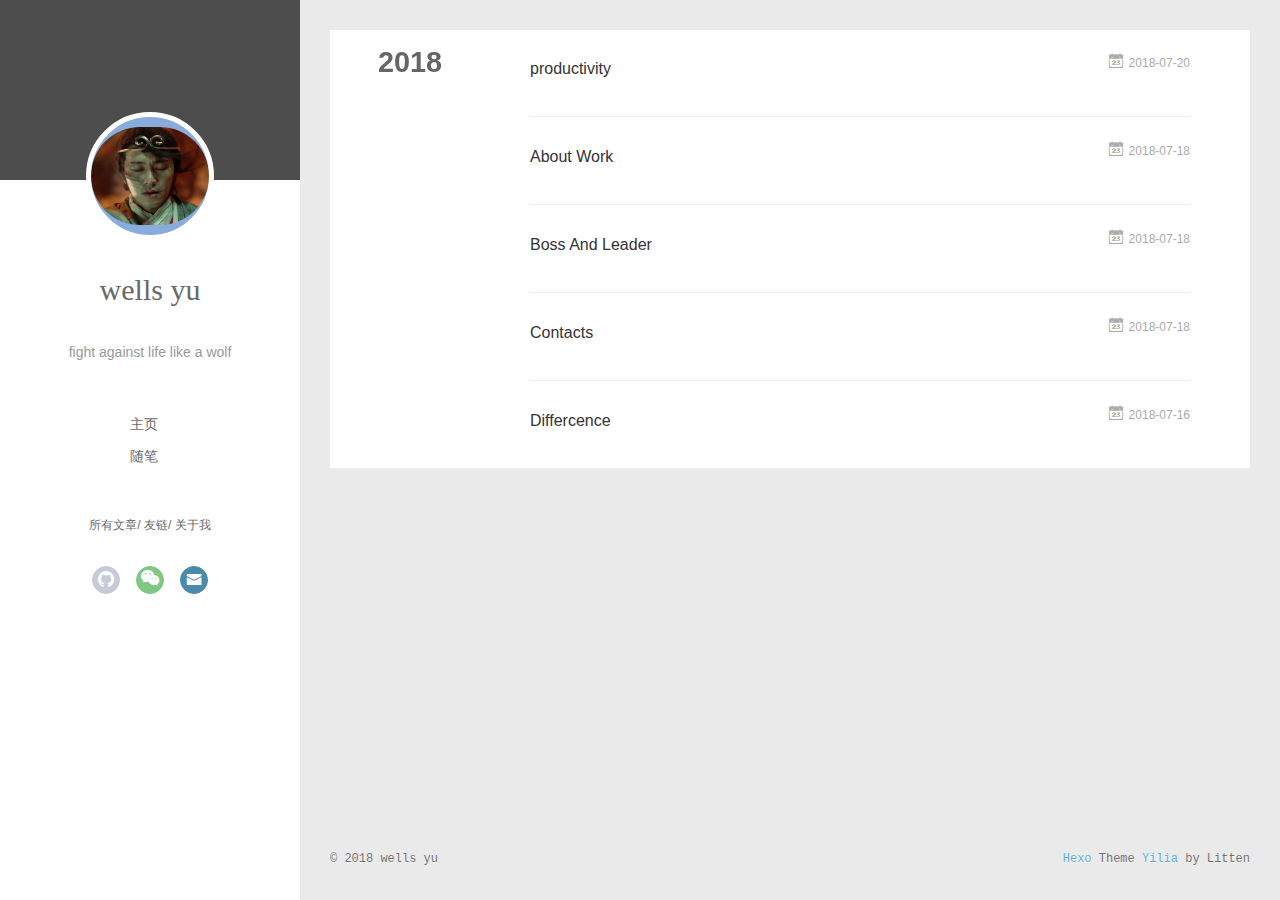
<file: archives/2018/07/index.html>
<!DOCTYPE html>
<html>
<head>
  <meta charset="utf-8">
  
  <meta name="renderer" content="webkit">
  <meta http-equiv="X-UA-Compatible" content="IE=edge" >
  <link rel="dns-prefetch" href="http://yoursite.com">
  <title>Archives: 2018/7 | wells</title>
  <meta name="viewport" content="width=device-width, initial-scale=1, maximum-scale=1">
  <meta property="og:type" content="website">
<meta property="og:title" content="wells">
<meta property="og:url" content="http://yoursite.com/archives/2018/07/index.html">
<meta property="og:site_name" content="wells">
<meta property="og:locale" content="default">
<meta name="twitter:card" content="summary">
<meta name="twitter:title" content="wells">
  
    <link rel="alternative" href="/atom.xml" title="wells" type="application/atom+xml">
  
  
    <link rel="icon" href="/favicon.png">
  
  <link rel="stylesheet" type="text/css" href="/./main.0cf68a.css">
  <style type="text/css">
  
    #container.show {
      background: linear-gradient(200deg,#a0cfe4,#e8c37e);
    }
  </style>
  

  

</head>

<body>
  <div id="container" q-class="show:isCtnShow">
    <canvas id="anm-canvas" class="anm-canvas"></canvas>
    <div class="left-col" q-class="show:isShow">
      
<div class="overlay" style="background: #4d4d4d"></div>
<div class="intrude-less">
	<header id="header" class="inner">
		<a href="/" class="profilepic">
			<img src="/img/avatar.jpg" class="js-avatar">
		</a>
		<hgroup>
		  <h1 class="header-author"><a href="/">wells yu</a></h1>
		</hgroup>
		
		<p class="header-subtitle">fight against life like a wolf</p>
		

		<nav class="header-menu">
			<ul>
			
				<li><a href="/">主页</a></li>
	        
				<li><a href="/tags/随笔/">随笔</a></li>
	        
			</ul>
		</nav>
		<nav class="header-smart-menu">
    		
    			
    			<a q-on="click: openSlider(e, 'innerArchive')" href="javascript:void(0)">所有文章</a>
    			
            
    			
    			<a q-on="click: openSlider(e, 'friends')" href="javascript:void(0)">友链</a>
    			
            
    			
    			<a q-on="click: openSlider(e, 'aboutme')" href="javascript:void(0)">关于我</a>
    			
            
		</nav>
		<nav class="header-nav">
			<div class="social">
				
					<a class="github" target="_blank" href="https://github.com/" title="github"><i class="icon-github"></i></a>
		        
					<a class="weixin" target="_blank" href="#" title="weixin"><i class="icon-weixin"></i></a>
		        
					<a class="mail" target="_blank" href="/wellsyu@outlook.com" title="mail"><i class="icon-mail"></i></a>
		        
			</div>
		</nav>
	</header>		
</div>

    </div>
    <div class="mid-col" q-class="show:isShow,hide:isShow|isFalse">
      
<nav id="mobile-nav">
  	<div class="overlay js-overlay" style="background: #4d4d4d"></div>
	<div class="btnctn js-mobile-btnctn">
  		<div class="slider-trigger list" q-on="click: openSlider(e)"><i class="icon icon-sort"></i></div>
	</div>
	<div class="intrude-less">
		<header id="header" class="inner">
			<div class="profilepic">
				<img src="/img/avatar.jpg" class="js-avatar">
			</div>
			<hgroup>
			  <h1 class="header-author js-header-author">wells yu</h1>
			</hgroup>
			
			<p class="header-subtitle"><i class="icon icon-quo-left"></i>fight against life like a wolf<i class="icon icon-quo-right"></i></p>
			
			
			
				
			
				
			
			
			
			<nav class="header-nav">
				<div class="social">
					
						<a class="github" target="_blank" href="https://github.com/" title="github"><i class="icon-github"></i></a>
			        
						<a class="weixin" target="_blank" href="#" title="weixin"><i class="icon-weixin"></i></a>
			        
						<a class="mail" target="_blank" href="/wellsyu@outlook.com" title="mail"><i class="icon-mail"></i></a>
			        
				</div>
			</nav>

			<nav class="header-menu js-header-menu">
				<ul style="width: 50%">
				
				
					<li style="width: 50%"><a href="/">主页</a></li>
		        
					<li style="width: 50%"><a href="/tags/随笔/">随笔</a></li>
		        
				</ul>
			</nav>
		</header>				
	</div>
	<div class="mobile-mask" style="display:none" q-show="isShow"></div>
</nav>

      <div id="wrapper" class="body-wrap">
        <div class="menu-l">
          <div class="canvas-wrap">
            <canvas data-colors="#eaeaea" data-sectionHeight="100" data-contentId="js-content" id="myCanvas1" class="anm-canvas"></canvas>
          </div>
          <div id="js-content" class="content-ll">
            
  
  
    
    
      
      
      <section class="archives-wrap">
        <div class="archive-year-wrap">
          <a href="/archives/2018" class="archive-year">2018</a>
        </div>
        <div class="archives">
    
    <article class="archive-article archive-type-post">
  <div class="archive-article-inner">
    <header class="archive-article-header">
      	<div class="article-meta">
	      	<a href="/2018/07/20/productivity/" class="archive-article-date">
  	<time datetime="2018-07-20T15:09:00.000Z" itemprop="datePublished"><i class="icon-calendar icon"></i>2018-07-20</time>
</a>
        </div>
    	 
  
    <h1 itemprop="name">
      <a class="archive-article-title" href="/2018/07/20/productivity/">productivity</a>
    </h1>
  

        <div class="article-info info-on-right">
          
          

        </div>
        <div class="clearfix"></div>
    </header>
  </div>
</article>
  
    
    
    <article class="archive-article archive-type-post">
  <div class="archive-article-inner">
    <header class="archive-article-header">
      	<div class="article-meta">
	      	<a href="/2018/07/18/howtowork/" class="archive-article-date">
  	<time datetime="2018-07-18T14:28:00.000Z" itemprop="datePublished"><i class="icon-calendar icon"></i>2018-07-18</time>
</a>
        </div>
    	 
  
    <h1 itemprop="name">
      <a class="archive-article-title" href="/2018/07/18/howtowork/">About Work</a>
    </h1>
  

        <div class="article-info info-on-right">
          
          

        </div>
        <div class="clearfix"></div>
    </header>
  </div>
</article>
  
    
    
    <article class="archive-article archive-type-post">
  <div class="archive-article-inner">
    <header class="archive-article-header">
      	<div class="article-meta">
	      	<a href="/2018/07/18/bossandleader/" class="archive-article-date">
  	<time datetime="2018-07-18T10:20:00.000Z" itemprop="datePublished"><i class="icon-calendar icon"></i>2018-07-18</time>
</a>
        </div>
    	 
  
    <h1 itemprop="name">
      <a class="archive-article-title" href="/2018/07/18/bossandleader/">Boss And Leader</a>
    </h1>
  

        <div class="article-info info-on-right">
          
          

        </div>
        <div class="clearfix"></div>
    </header>
  </div>
</article>
  
    
    
    <article class="archive-article archive-type-post">
  <div class="archive-article-inner">
    <header class="archive-article-header">
      	<div class="article-meta">
	      	<a href="/2018/07/18/Contacts/" class="archive-article-date">
  	<time datetime="2018-07-17T16:00:00.000Z" itemprop="datePublished"><i class="icon-calendar icon"></i>2018-07-18</time>
</a>
        </div>
    	 
  
    <h1 itemprop="name">
      <a class="archive-article-title" href="/2018/07/18/Contacts/">Contacts</a>
    </h1>
  

        <div class="article-info info-on-right">
          
          

        </div>
        <div class="clearfix"></div>
    </header>
  </div>
</article>
  
    
    
    <article class="archive-article archive-type-post">
  <div class="archive-article-inner">
    <header class="archive-article-header">
      	<div class="article-meta">
	      	<a href="/2018/07/16/differcence/" class="archive-article-date">
  	<time datetime="2018-07-16T12:25:56.000Z" itemprop="datePublished"><i class="icon-calendar icon"></i>2018-07-16</time>
</a>
        </div>
    	 
  
    <h1 itemprop="name">
      <a class="archive-article-title" href="/2018/07/16/differcence/">Differcence</a>
    </h1>
  

        <div class="article-info info-on-right">
          
          

        </div>
        <div class="clearfix"></div>
    </header>
  </div>
</article>
  
  
    </div></section>
  

    


          </div>
        </div>
      </div>
      <footer id="footer">
  <div class="outer">
    <div id="footer-info">
    	<div class="footer-left">
    		&copy; 2018 wells yu
    	</div>
      	<div class="footer-right">
      		<a href="http://hexo.io/" target="_blank">Hexo</a>  Theme <a href="https://github.com/litten/hexo-theme-yilia" target="_blank">Yilia</a> by Litten
      	</div>
    </div>
  </div>
</footer>
    </div>
    <script>
	var yiliaConfig = {
		mathjax: false,
		isHome: false,
		isPost: false,
		isArchive: true,
		isTag: false,
		isCategory: false,
		open_in_new: false,
		toc_hide_index: true,
		root: "/",
		innerArchive: true,
		showTags: false
	}
</script>

<script>!function(t){function n(e){if(r[e])return r[e].exports;var i=r[e]={exports:{},id:e,loaded:!1};return t[e].call(i.exports,i,i.exports,n),i.loaded=!0,i.exports}var r={};n.m=t,n.c=r,n.p="./",n(0)}([function(t,n,r){r(195),t.exports=r(191)},function(t,n,r){var e=r(3),i=r(52),o=r(27),u=r(28),c=r(53),f="prototype",a=function(t,n,r){var s,l,h,v,p=t&a.F,d=t&a.G,y=t&a.S,g=t&a.P,b=t&a.B,m=d?e:y?e[n]||(e[n]={}):(e[n]||{})[f],x=d?i:i[n]||(i[n]={}),w=x[f]||(x[f]={});d&&(r=n);for(s in r)l=!p&&m&&void 0!==m[s],h=(l?m:r)[s],v=b&&l?c(h,e):g&&"function"==typeof h?c(Function.call,h):h,m&&u(m,s,h,t&a.U),x[s]!=h&&o(x,s,v),g&&w[s]!=h&&(w[s]=h)};e.core=i,a.F=1,a.G=2,a.S=4,a.P=8,a.B=16,a.W=32,a.U=64,a.R=128,t.exports=a},function(t,n,r){var e=r(6);t.exports=function(t){if(!e(t))throw TypeError(t+" is not an object!");return t}},function(t,n){var r=t.exports="undefined"!=typeof window&&window.Math==Math?window:"undefined"!=typeof self&&self.Math==Math?self:Function("return this")();"number"==typeof __g&&(__g=r)},function(t,n){t.exports=function(t){try{return!!t()}catch(t){return!0}}},function(t,n){var r=t.exports="undefined"!=typeof window&&window.Math==Math?window:"undefined"!=typeof self&&self.Math==Math?self:Function("return this")();"number"==typeof __g&&(__g=r)},function(t,n){t.exports=function(t){return"object"==typeof t?null!==t:"function"==typeof t}},function(t,n,r){var e=r(126)("wks"),i=r(76),o=r(3).Symbol,u="function"==typeof o;(t.exports=function(t){return e[t]||(e[t]=u&&o[t]||(u?o:i)("Symbol."+t))}).store=e},function(t,n){var r={}.hasOwnProperty;t.exports=function(t,n){return r.call(t,n)}},function(t,n,r){var e=r(94),i=r(33);t.exports=function(t){return e(i(t))}},function(t,n,r){t.exports=!r(4)(function(){return 7!=Object.defineProperty({},"a",{get:function(){return 7}}).a})},function(t,n,r){var e=r(2),i=r(167),o=r(50),u=Object.defineProperty;n.f=r(10)?Object.defineProperty:function(t,n,r){if(e(t),n=o(n,!0),e(r),i)try{return u(t,n,r)}catch(t){}if("get"in r||"set"in r)throw TypeError("Accessors not supported!");return"value"in r&&(t[n]=r.value),t}},function(t,n,r){t.exports=!r(18)(function(){return 7!=Object.defineProperty({},"a",{get:function(){return 7}}).a})},function(t,n,r){var e=r(14),i=r(22);t.exports=r(12)?function(t,n,r){return e.f(t,n,i(1,r))}:function(t,n,r){return t[n]=r,t}},function(t,n,r){var e=r(20),i=r(58),o=r(42),u=Object.defineProperty;n.f=r(12)?Object.defineProperty:function(t,n,r){if(e(t),n=o(n,!0),e(r),i)try{return u(t,n,r)}catch(t){}if("get"in r||"set"in r)throw TypeError("Accessors not supported!");return"value"in r&&(t[n]=r.value),t}},function(t,n,r){var e=r(40)("wks"),i=r(23),o=r(5).Symbol,u="function"==typeof o;(t.exports=function(t){return e[t]||(e[t]=u&&o[t]||(u?o:i)("Symbol."+t))}).store=e},function(t,n,r){var e=r(67),i=Math.min;t.exports=function(t){return t>0?i(e(t),9007199254740991):0}},function(t,n,r){var e=r(46);t.exports=function(t){return Object(e(t))}},function(t,n){t.exports=function(t){try{return!!t()}catch(t){return!0}}},function(t,n,r){var e=r(63),i=r(34);t.exports=Object.keys||function(t){return e(t,i)}},function(t,n,r){var e=r(21);t.exports=function(t){if(!e(t))throw TypeError(t+" is not an object!");return t}},function(t,n){t.exports=function(t){return"object"==typeof t?null!==t:"function"==typeof t}},function(t,n){t.exports=function(t,n){return{enumerable:!(1&t),configurable:!(2&t),writable:!(4&t),value:n}}},function(t,n){var r=0,e=Math.random();t.exports=function(t){return"Symbol(".concat(void 0===t?"":t,")_",(++r+e).toString(36))}},function(t,n){var r={}.hasOwnProperty;t.exports=function(t,n){return r.call(t,n)}},function(t,n){var r=t.exports={version:"2.4.0"};"number"==typeof __e&&(__e=r)},function(t,n){t.exports=function(t){if("function"!=typeof t)throw TypeError(t+" is not a function!");return t}},function(t,n,r){var e=r(11),i=r(66);t.exports=r(10)?function(t,n,r){return e.f(t,n,i(1,r))}:function(t,n,r){return t[n]=r,t}},function(t,n,r){var e=r(3),i=r(27),o=r(24),u=r(76)("src"),c="toString",f=Function[c],a=(""+f).split(c);r(52).inspectSource=function(t){return f.call(t)},(t.exports=function(t,n,r,c){var f="function"==typeof r;f&&(o(r,"name")||i(r,"name",n)),t[n]!==r&&(f&&(o(r,u)||i(r,u,t[n]?""+t[n]:a.join(String(n)))),t===e?t[n]=r:c?t[n]?t[n]=r:i(t,n,r):(delete t[n],i(t,n,r)))})(Function.prototype,c,function(){return"function"==typeof this&&this[u]||f.call(this)})},function(t,n,r){var e=r(1),i=r(4),o=r(46),u=function(t,n,r,e){var i=String(o(t)),u="<"+n;return""!==r&&(u+=" "+r+'="'+String(e).replace(/"/g,"&quot;")+'"'),u+">"+i+"</"+n+">"};t.exports=function(t,n){var r={};r[t]=n(u),e(e.P+e.F*i(function(){var n=""[t]('"');return n!==n.toLowerCase()||n.split('"').length>3}),"String",r)}},function(t,n,r){var e=r(115),i=r(46);t.exports=function(t){return e(i(t))}},function(t,n,r){var e=r(116),i=r(66),o=r(30),u=r(50),c=r(24),f=r(167),a=Object.getOwnPropertyDescriptor;n.f=r(10)?a:function(t,n){if(t=o(t),n=u(n,!0),f)try{return a(t,n)}catch(t){}if(c(t,n))return i(!e.f.call(t,n),t[n])}},function(t,n,r){var e=r(24),i=r(17),o=r(145)("IE_PROTO"),u=Object.prototype;t.exports=Object.getPrototypeOf||function(t){return t=i(t),e(t,o)?t[o]:"function"==typeof t.constructor&&t instanceof t.constructor?t.constructor.prototype:t instanceof Object?u:null}},function(t,n){t.exports=function(t){if(void 0==t)throw TypeError("Can't call method on  "+t);return t}},function(t,n){t.exports="constructor,hasOwnProperty,isPrototypeOf,propertyIsEnumerable,toLocaleString,toString,valueOf".split(",")},function(t,n){t.exports={}},function(t,n){t.exports=!0},function(t,n){n.f={}.propertyIsEnumerable},function(t,n,r){var e=r(14).f,i=r(8),o=r(15)("toStringTag");t.exports=function(t,n,r){t&&!i(t=r?t:t.prototype,o)&&e(t,o,{configurable:!0,value:n})}},function(t,n,r){var e=r(40)("keys"),i=r(23);t.exports=function(t){return e[t]||(e[t]=i(t))}},function(t,n,r){var e=r(5),i="__core-js_shared__",o=e[i]||(e[i]={});t.exports=function(t){return o[t]||(o[t]={})}},function(t,n){var r=Math.ceil,e=Math.floor;t.exports=function(t){return isNaN(t=+t)?0:(t>0?e:r)(t)}},function(t,n,r){var e=r(21);t.exports=function(t,n){if(!e(t))return t;var r,i;if(n&&"function"==typeof(r=t.toString)&&!e(i=r.call(t)))return i;if("function"==typeof(r=t.valueOf)&&!e(i=r.call(t)))return i;if(!n&&"function"==typeof(r=t.toString)&&!e(i=r.call(t)))return i;throw TypeError("Can't convert object to primitive value")}},function(t,n,r){var e=r(5),i=r(25),o=r(36),u=r(44),c=r(14).f;t.exports=function(t){var n=i.Symbol||(i.Symbol=o?{}:e.Symbol||{});"_"==t.charAt(0)||t in n||c(n,t,{value:u.f(t)})}},function(t,n,r){n.f=r(15)},function(t,n){var r={}.toString;t.exports=function(t){return r.call(t).slice(8,-1)}},function(t,n){t.exports=function(t){if(void 0==t)throw TypeError("Can't call method on  "+t);return t}},function(t,n,r){var e=r(4);t.exports=function(t,n){return!!t&&e(function(){n?t.call(null,function(){},1):t.call(null)})}},function(t,n,r){var e=r(53),i=r(115),o=r(17),u=r(16),c=r(203);t.exports=function(t,n){var r=1==t,f=2==t,a=3==t,s=4==t,l=6==t,h=5==t||l,v=n||c;return function(n,c,p){for(var d,y,g=o(n),b=i(g),m=e(c,p,3),x=u(b.length),w=0,S=r?v(n,x):f?v(n,0):void 0;x>w;w++)if((h||w in b)&&(d=b[w],y=m(d,w,g),t))if(r)S[w]=y;else if(y)switch(t){case 3:return!0;case 5:return d;case 6:return w;case 2:S.push(d)}else if(s)return!1;return l?-1:a||s?s:S}}},function(t,n,r){var e=r(1),i=r(52),o=r(4);t.exports=function(t,n){var r=(i.Object||{})[t]||Object[t],u={};u[t]=n(r),e(e.S+e.F*o(function(){r(1)}),"Object",u)}},function(t,n,r){var e=r(6);t.exports=function(t,n){if(!e(t))return t;var r,i;if(n&&"function"==typeof(r=t.toString)&&!e(i=r.call(t)))return i;if("function"==typeof(r=t.valueOf)&&!e(i=r.call(t)))return i;if(!n&&"function"==typeof(r=t.toString)&&!e(i=r.call(t)))return i;throw TypeError("Can't convert object to primitive value")}},function(t,n,r){var e=r(5),i=r(25),o=r(91),u=r(13),c="prototype",f=function(t,n,r){var a,s,l,h=t&f.F,v=t&f.G,p=t&f.S,d=t&f.P,y=t&f.B,g=t&f.W,b=v?i:i[n]||(i[n]={}),m=b[c],x=v?e:p?e[n]:(e[n]||{})[c];v&&(r=n);for(a in r)(s=!h&&x&&void 0!==x[a])&&a in b||(l=s?x[a]:r[a],b[a]=v&&"function"!=typeof x[a]?r[a]:y&&s?o(l,e):g&&x[a]==l?function(t){var n=function(n,r,e){if(this instanceof t){switch(arguments.length){case 0:return new t;case 1:return new t(n);case 2:return new t(n,r)}return new t(n,r,e)}return t.apply(this,arguments)};return n[c]=t[c],n}(l):d&&"function"==typeof l?o(Function.call,l):l,d&&((b.virtual||(b.virtual={}))[a]=l,t&f.R&&m&&!m[a]&&u(m,a,l)))};f.F=1,f.G=2,f.S=4,f.P=8,f.B=16,f.W=32,f.U=64,f.R=128,t.exports=f},function(t,n){var r=t.exports={version:"2.4.0"};"number"==typeof __e&&(__e=r)},function(t,n,r){var e=r(26);t.exports=function(t,n,r){if(e(t),void 0===n)return t;switch(r){case 1:return function(r){return t.call(n,r)};case 2:return function(r,e){return t.call(n,r,e)};case 3:return function(r,e,i){return t.call(n,r,e,i)}}return function(){return t.apply(n,arguments)}}},function(t,n,r){var e=r(183),i=r(1),o=r(126)("metadata"),u=o.store||(o.store=new(r(186))),c=function(t,n,r){var i=u.get(t);if(!i){if(!r)return;u.set(t,i=new e)}var o=i.get(n);if(!o){if(!r)return;i.set(n,o=new e)}return o},f=function(t,n,r){var e=c(n,r,!1);return void 0!==e&&e.has(t)},a=function(t,n,r){var e=c(n,r,!1);return void 0===e?void 0:e.get(t)},s=function(t,n,r,e){c(r,e,!0).set(t,n)},l=function(t,n){var r=c(t,n,!1),e=[];return r&&r.forEach(function(t,n){e.push(n)}),e},h=function(t){return void 0===t||"symbol"==typeof t?t:String(t)},v=function(t){i(i.S,"Reflect",t)};t.exports={store:u,map:c,has:f,get:a,set:s,keys:l,key:h,exp:v}},function(t,n,r){"use strict";if(r(10)){var e=r(69),i=r(3),o=r(4),u=r(1),c=r(127),f=r(152),a=r(53),s=r(68),l=r(66),h=r(27),v=r(73),p=r(67),d=r(16),y=r(75),g=r(50),b=r(24),m=r(180),x=r(114),w=r(6),S=r(17),_=r(137),O=r(70),E=r(32),P=r(71).f,j=r(154),F=r(76),M=r(7),A=r(48),N=r(117),T=r(146),I=r(155),k=r(80),L=r(123),R=r(74),C=r(130),D=r(160),U=r(11),W=r(31),G=U.f,B=W.f,V=i.RangeError,z=i.TypeError,q=i.Uint8Array,K="ArrayBuffer",J="Shared"+K,Y="BYTES_PER_ELEMENT",H="prototype",$=Array[H],X=f.ArrayBuffer,Q=f.DataView,Z=A(0),tt=A(2),nt=A(3),rt=A(4),et=A(5),it=A(6),ot=N(!0),ut=N(!1),ct=I.values,ft=I.keys,at=I.entries,st=$.lastIndexOf,lt=$.reduce,ht=$.reduceRight,vt=$.join,pt=$.sort,dt=$.slice,yt=$.toString,gt=$.toLocaleString,bt=M("iterator"),mt=M("toStringTag"),xt=F("typed_constructor"),wt=F("def_constructor"),St=c.CONSTR,_t=c.TYPED,Ot=c.VIEW,Et="Wrong length!",Pt=A(1,function(t,n){return Tt(T(t,t[wt]),n)}),jt=o(function(){return 1===new q(new Uint16Array([1]).buffer)[0]}),Ft=!!q&&!!q[H].set&&o(function(){new q(1).set({})}),Mt=function(t,n){if(void 0===t)throw z(Et);var r=+t,e=d(t);if(n&&!m(r,e))throw V(Et);return e},At=function(t,n){var r=p(t);if(r<0||r%n)throw V("Wrong offset!");return r},Nt=function(t){if(w(t)&&_t in t)return t;throw z(t+" is not a typed array!")},Tt=function(t,n){if(!(w(t)&&xt in t))throw z("It is not a typed array constructor!");return new t(n)},It=function(t,n){return kt(T(t,t[wt]),n)},kt=function(t,n){for(var r=0,e=n.length,i=Tt(t,e);e>r;)i[r]=n[r++];return i},Lt=function(t,n,r){G(t,n,{get:function(){return this._d[r]}})},Rt=function(t){var n,r,e,i,o,u,c=S(t),f=arguments.length,s=f>1?arguments[1]:void 0,l=void 0!==s,h=j(c);if(void 0!=h&&!_(h)){for(u=h.call(c),e=[],n=0;!(o=u.next()).done;n++)e.push(o.value);c=e}for(l&&f>2&&(s=a(s,arguments[2],2)),n=0,r=d(c.length),i=Tt(this,r);r>n;n++)i[n]=l?s(c[n],n):c[n];return i},Ct=function(){for(var t=0,n=arguments.length,r=Tt(this,n);n>t;)r[t]=arguments[t++];return r},Dt=!!q&&o(function(){gt.call(new q(1))}),Ut=function(){return gt.apply(Dt?dt.call(Nt(this)):Nt(this),arguments)},Wt={copyWithin:function(t,n){return D.call(Nt(this),t,n,arguments.length>2?arguments[2]:void 0)},every:function(t){return rt(Nt(this),t,arguments.length>1?arguments[1]:void 0)},fill:function(t){return C.apply(Nt(this),arguments)},filter:function(t){return It(this,tt(Nt(this),t,arguments.length>1?arguments[1]:void 0))},find:function(t){return et(Nt(this),t,arguments.length>1?arguments[1]:void 0)},findIndex:function(t){return it(Nt(this),t,arguments.length>1?arguments[1]:void 0)},forEach:function(t){Z(Nt(this),t,arguments.length>1?arguments[1]:void 0)},indexOf:function(t){return ut(Nt(this),t,arguments.length>1?arguments[1]:void 0)},includes:function(t){return ot(Nt(this),t,arguments.length>1?arguments[1]:void 0)},join:function(t){return vt.apply(Nt(this),arguments)},lastIndexOf:function(t){return st.apply(Nt(this),arguments)},map:function(t){return Pt(Nt(this),t,arguments.length>1?arguments[1]:void 0)},reduce:function(t){return lt.apply(Nt(this),arguments)},reduceRight:function(t){return ht.apply(Nt(this),arguments)},reverse:function(){for(var t,n=this,r=Nt(n).length,e=Math.floor(r/2),i=0;i<e;)t=n[i],n[i++]=n[--r],n[r]=t;return n},some:function(t){return nt(Nt(this),t,arguments.length>1?arguments[1]:void 0)},sort:function(t){return pt.call(Nt(this),t)},subarray:function(t,n){var r=Nt(this),e=r.length,i=y(t,e);return new(T(r,r[wt]))(r.buffer,r.byteOffset+i*r.BYTES_PER_ELEMENT,d((void 0===n?e:y(n,e))-i))}},Gt=function(t,n){return It(this,dt.call(Nt(this),t,n))},Bt=function(t){Nt(this);var n=At(arguments[1],1),r=this.length,e=S(t),i=d(e.length),o=0;if(i+n>r)throw V(Et);for(;o<i;)this[n+o]=e[o++]},Vt={entries:function(){return at.call(Nt(this))},keys:function(){return ft.call(Nt(this))},values:function(){return ct.call(Nt(this))}},zt=function(t,n){return w(t)&&t[_t]&&"symbol"!=typeof n&&n in t&&String(+n)==String(n)},qt=function(t,n){return zt(t,n=g(n,!0))?l(2,t[n]):B(t,n)},Kt=function(t,n,r){return!(zt(t,n=g(n,!0))&&w(r)&&b(r,"value"))||b(r,"get")||b(r,"set")||r.configurable||b(r,"writable")&&!r.writable||b(r,"enumerable")&&!r.enumerable?G(t,n,r):(t[n]=r.value,t)};St||(W.f=qt,U.f=Kt),u(u.S+u.F*!St,"Object",{getOwnPropertyDescriptor:qt,defineProperty:Kt}),o(function(){yt.call({})})&&(yt=gt=function(){return vt.call(this)});var Jt=v({},Wt);v(Jt,Vt),h(Jt,bt,Vt.values),v(Jt,{slice:Gt,set:Bt,constructor:function(){},toString:yt,toLocaleString:Ut}),Lt(Jt,"buffer","b"),Lt(Jt,"byteOffset","o"),Lt(Jt,"byteLength","l"),Lt(Jt,"length","e"),G(Jt,mt,{get:function(){return this[_t]}}),t.exports=function(t,n,r,f){f=!!f;var a=t+(f?"Clamped":"")+"Array",l="Uint8Array"!=a,v="get"+t,p="set"+t,y=i[a],g=y||{},b=y&&E(y),m=!y||!c.ABV,S={},_=y&&y[H],j=function(t,r){var e=t._d;return e.v[v](r*n+e.o,jt)},F=function(t,r,e){var i=t._d;f&&(e=(e=Math.round(e))<0?0:e>255?255:255&e),i.v[p](r*n+i.o,e,jt)},M=function(t,n){G(t,n,{get:function(){return j(this,n)},set:function(t){return F(this,n,t)},enumerable:!0})};m?(y=r(function(t,r,e,i){s(t,y,a,"_d");var o,u,c,f,l=0,v=0;if(w(r)){if(!(r instanceof X||(f=x(r))==K||f==J))return _t in r?kt(y,r):Rt.call(y,r);o=r,v=At(e,n);var p=r.byteLength;if(void 0===i){if(p%n)throw V(Et);if((u=p-v)<0)throw V(Et)}else if((u=d(i)*n)+v>p)throw V(Et);c=u/n}else c=Mt(r,!0),u=c*n,o=new X(u);for(h(t,"_d",{b:o,o:v,l:u,e:c,v:new Q(o)});l<c;)M(t,l++)}),_=y[H]=O(Jt),h(_,"constructor",y)):L(function(t){new y(null),new y(t)},!0)||(y=r(function(t,r,e,i){s(t,y,a);var o;return w(r)?r instanceof X||(o=x(r))==K||o==J?void 0!==i?new g(r,At(e,n),i):void 0!==e?new g(r,At(e,n)):new g(r):_t in r?kt(y,r):Rt.call(y,r):new g(Mt(r,l))}),Z(b!==Function.prototype?P(g).concat(P(b)):P(g),function(t){t in y||h(y,t,g[t])}),y[H]=_,e||(_.constructor=y));var A=_[bt],N=!!A&&("values"==A.name||void 0==A.name),T=Vt.values;h(y,xt,!0),h(_,_t,a),h(_,Ot,!0),h(_,wt,y),(f?new y(1)[mt]==a:mt in _)||G(_,mt,{get:function(){return a}}),S[a]=y,u(u.G+u.W+u.F*(y!=g),S),u(u.S,a,{BYTES_PER_ELEMENT:n,from:Rt,of:Ct}),Y in _||h(_,Y,n),u(u.P,a,Wt),R(a),u(u.P+u.F*Ft,a,{set:Bt}),u(u.P+u.F*!N,a,Vt),u(u.P+u.F*(_.toString!=yt),a,{toString:yt}),u(u.P+u.F*o(function(){new y(1).slice()}),a,{slice:Gt}),u(u.P+u.F*(o(function(){return[1,2].toLocaleString()!=new y([1,2]).toLocaleString()})||!o(function(){_.toLocaleString.call([1,2])})),a,{toLocaleString:Ut}),k[a]=N?A:T,e||N||h(_,bt,T)}}else t.exports=function(){}},function(t,n){var r={}.toString;t.exports=function(t){return r.call(t).slice(8,-1)}},function(t,n,r){var e=r(21),i=r(5).document,o=e(i)&&e(i.createElement);t.exports=function(t){return o?i.createElement(t):{}}},function(t,n,r){t.exports=!r(12)&&!r(18)(function(){return 7!=Object.defineProperty(r(57)("div"),"a",{get:function(){return 7}}).a})},function(t,n,r){"use strict";var e=r(36),i=r(51),o=r(64),u=r(13),c=r(8),f=r(35),a=r(96),s=r(38),l=r(103),h=r(15)("iterator"),v=!([].keys&&"next"in[].keys()),p="keys",d="values",y=function(){return this};t.exports=function(t,n,r,g,b,m,x){a(r,n,g);var w,S,_,O=function(t){if(!v&&t in F)return F[t];switch(t){case p:case d:return function(){return new r(this,t)}}return function(){return new r(this,t)}},E=n+" Iterator",P=b==d,j=!1,F=t.prototype,M=F[h]||F["@@iterator"]||b&&F[b],A=M||O(b),N=b?P?O("entries"):A:void 0,T="Array"==n?F.entries||M:M;if(T&&(_=l(T.call(new t)))!==Object.prototype&&(s(_,E,!0),e||c(_,h)||u(_,h,y)),P&&M&&M.name!==d&&(j=!0,A=function(){return M.call(this)}),e&&!x||!v&&!j&&F[h]||u(F,h,A),f[n]=A,f[E]=y,b)if(w={values:P?A:O(d),keys:m?A:O(p),entries:N},x)for(S in w)S in F||o(F,S,w[S]);else i(i.P+i.F*(v||j),n,w);return w}},function(t,n,r){var e=r(20),i=r(100),o=r(34),u=r(39)("IE_PROTO"),c=function(){},f="prototype",a=function(){var t,n=r(57)("iframe"),e=o.length;for(n.style.display="none",r(93).appendChild(n),n.src="javascript:",t=n.contentWindow.document,t.open(),t.write("<script>document.F=Object<\/script>"),t.close(),a=t.F;e--;)delete a[f][o[e]];return a()};t.exports=Object.create||function(t,n){var r;return null!==t?(c[f]=e(t),r=new c,c[f]=null,r[u]=t):r=a(),void 0===n?r:i(r,n)}},function(t,n,r){var e=r(63),i=r(34).concat("length","prototype");n.f=Object.getOwnPropertyNames||function(t){return e(t,i)}},function(t,n){n.f=Object.getOwnPropertySymbols},function(t,n,r){var e=r(8),i=r(9),o=r(90)(!1),u=r(39)("IE_PROTO");t.exports=function(t,n){var r,c=i(t),f=0,a=[];for(r in c)r!=u&&e(c,r)&&a.push(r);for(;n.length>f;)e(c,r=n[f++])&&(~o(a,r)||a.push(r));return a}},function(t,n,r){t.exports=r(13)},function(t,n,r){var e=r(76)("meta"),i=r(6),o=r(24),u=r(11).f,c=0,f=Object.isExtensible||function(){return!0},a=!r(4)(function(){return f(Object.preventExtensions({}))}),s=function(t){u(t,e,{value:{i:"O"+ ++c,w:{}}})},l=function(t,n){if(!i(t))return"symbol"==typeof t?t:("string"==typeof t?"S":"P")+t;if(!o(t,e)){if(!f(t))return"F";if(!n)return"E";s(t)}return t[e].i},h=function(t,n){if(!o(t,e)){if(!f(t))return!0;if(!n)return!1;s(t)}return t[e].w},v=function(t){return a&&p.NEED&&f(t)&&!o(t,e)&&s(t),t},p=t.exports={KEY:e,NEED:!1,fastKey:l,getWeak:h,onFreeze:v}},function(t,n){t.exports=function(t,n){return{enumerable:!(1&t),configurable:!(2&t),writable:!(4&t),value:n}}},function(t,n){var r=Math.ceil,e=Math.floor;t.exports=function(t){return isNaN(t=+t)?0:(t>0?e:r)(t)}},function(t,n){t.exports=function(t,n,r,e){if(!(t instanceof n)||void 0!==e&&e in t)throw TypeError(r+": incorrect invocation!");return t}},function(t,n){t.exports=!1},function(t,n,r){var e=r(2),i=r(173),o=r(133),u=r(145)("IE_PROTO"),c=function(){},f="prototype",a=function(){var t,n=r(132)("iframe"),e=o.length;for(n.style.display="none",r(135).appendChild(n),n.src="javascript:",t=n.contentWindow.document,t.open(),t.write("<script>document.F=Object<\/script>"),t.close(),a=t.F;e--;)delete a[f][o[e]];return a()};t.exports=Object.create||function(t,n){var r;return null!==t?(c[f]=e(t),r=new c,c[f]=null,r[u]=t):r=a(),void 0===n?r:i(r,n)}},function(t,n,r){var e=r(175),i=r(133).concat("length","prototype");n.f=Object.getOwnPropertyNames||function(t){return e(t,i)}},function(t,n,r){var e=r(175),i=r(133);t.exports=Object.keys||function(t){return e(t,i)}},function(t,n,r){var e=r(28);t.exports=function(t,n,r){for(var i in n)e(t,i,n[i],r);return t}},function(t,n,r){"use strict";var e=r(3),i=r(11),o=r(10),u=r(7)("species");t.exports=function(t){var n=e[t];o&&n&&!n[u]&&i.f(n,u,{configurable:!0,get:function(){return this}})}},function(t,n,r){var e=r(67),i=Math.max,o=Math.min;t.exports=function(t,n){return t=e(t),t<0?i(t+n,0):o(t,n)}},function(t,n){var r=0,e=Math.random();t.exports=function(t){return"Symbol(".concat(void 0===t?"":t,")_",(++r+e).toString(36))}},function(t,n,r){var e=r(33);t.exports=function(t){return Object(e(t))}},function(t,n,r){var e=r(7)("unscopables"),i=Array.prototype;void 0==i[e]&&r(27)(i,e,{}),t.exports=function(t){i[e][t]=!0}},function(t,n,r){var e=r(53),i=r(169),o=r(137),u=r(2),c=r(16),f=r(154),a={},s={},n=t.exports=function(t,n,r,l,h){var v,p,d,y,g=h?function(){return t}:f(t),b=e(r,l,n?2:1),m=0;if("function"!=typeof g)throw TypeError(t+" is not iterable!");if(o(g)){for(v=c(t.length);v>m;m++)if((y=n?b(u(p=t[m])[0],p[1]):b(t[m]))===a||y===s)return y}else for(d=g.call(t);!(p=d.next()).done;)if((y=i(d,b,p.value,n))===a||y===s)return y};n.BREAK=a,n.RETURN=s},function(t,n){t.exports={}},function(t,n,r){var e=r(11).f,i=r(24),o=r(7)("toStringTag");t.exports=function(t,n,r){t&&!i(t=r?t:t.prototype,o)&&e(t,o,{configurable:!0,value:n})}},function(t,n,r){var e=r(1),i=r(46),o=r(4),u=r(150),c="["+u+"]",f="​",a=RegExp("^"+c+c+"*"),s=RegExp(c+c+"*$"),l=function(t,n,r){var i={},c=o(function(){return!!u[t]()||f[t]()!=f}),a=i[t]=c?n(h):u[t];r&&(i[r]=a),e(e.P+e.F*c,"String",i)},h=l.trim=function(t,n){return t=String(i(t)),1&n&&(t=t.replace(a,"")),2&n&&(t=t.replace(s,"")),t};t.exports=l},function(t,n,r){t.exports={default:r(86),__esModule:!0}},function(t,n,r){t.exports={default:r(87),__esModule:!0}},function(t,n,r){"use strict";function e(t){return t&&t.__esModule?t:{default:t}}n.__esModule=!0;var i=r(84),o=e(i),u=r(83),c=e(u),f="function"==typeof c.default&&"symbol"==typeof o.default?function(t){return typeof t}:function(t){return t&&"function"==typeof c.default&&t.constructor===c.default&&t!==c.default.prototype?"symbol":typeof t};n.default="function"==typeof c.default&&"symbol"===f(o.default)?function(t){return void 0===t?"undefined":f(t)}:function(t){return t&&"function"==typeof c.default&&t.constructor===c.default&&t!==c.default.prototype?"symbol":void 0===t?"undefined":f(t)}},function(t,n,r){r(110),r(108),r(111),r(112),t.exports=r(25).Symbol},function(t,n,r){r(109),r(113),t.exports=r(44).f("iterator")},function(t,n){t.exports=function(t){if("function"!=typeof t)throw TypeError(t+" is not a function!");return t}},function(t,n){t.exports=function(){}},function(t,n,r){var e=r(9),i=r(106),o=r(105);t.exports=function(t){return function(n,r,u){var c,f=e(n),a=i(f.length),s=o(u,a);if(t&&r!=r){for(;a>s;)if((c=f[s++])!=c)return!0}else for(;a>s;s++)if((t||s in f)&&f[s]===r)return t||s||0;return!t&&-1}}},function(t,n,r){var e=r(88);t.exports=function(t,n,r){if(e(t),void 0===n)return t;switch(r){case 1:return function(r){return t.call(n,r)};case 2:return function(r,e){return t.call(n,r,e)};case 3:return function(r,e,i){return t.call(n,r,e,i)}}return function(){return t.apply(n,arguments)}}},function(t,n,r){var e=r(19),i=r(62),o=r(37);t.exports=function(t){var n=e(t),r=i.f;if(r)for(var u,c=r(t),f=o.f,a=0;c.length>a;)f.call(t,u=c[a++])&&n.push(u);return n}},function(t,n,r){t.exports=r(5).document&&document.documentElement},function(t,n,r){var e=r(56);t.exports=Object("z").propertyIsEnumerable(0)?Object:function(t){return"String"==e(t)?t.split(""):Object(t)}},function(t,n,r){var e=r(56);t.exports=Array.isArray||function(t){return"Array"==e(t)}},function(t,n,r){"use strict";var e=r(60),i=r(22),o=r(38),u={};r(13)(u,r(15)("iterator"),function(){return this}),t.exports=function(t,n,r){t.prototype=e(u,{next:i(1,r)}),o(t,n+" Iterator")}},function(t,n){t.exports=function(t,n){return{value:n,done:!!t}}},function(t,n,r){var e=r(19),i=r(9);t.exports=function(t,n){for(var r,o=i(t),u=e(o),c=u.length,f=0;c>f;)if(o[r=u[f++]]===n)return r}},function(t,n,r){var e=r(23)("meta"),i=r(21),o=r(8),u=r(14).f,c=0,f=Object.isExtensible||function(){return!0},a=!r(18)(function(){return f(Object.preventExtensions({}))}),s=function(t){u(t,e,{value:{i:"O"+ ++c,w:{}}})},l=function(t,n){if(!i(t))return"symbol"==typeof t?t:("string"==typeof t?"S":"P")+t;if(!o(t,e)){if(!f(t))return"F";if(!n)return"E";s(t)}return t[e].i},h=function(t,n){if(!o(t,e)){if(!f(t))return!0;if(!n)return!1;s(t)}return t[e].w},v=function(t){return a&&p.NEED&&f(t)&&!o(t,e)&&s(t),t},p=t.exports={KEY:e,NEED:!1,fastKey:l,getWeak:h,onFreeze:v}},function(t,n,r){var e=r(14),i=r(20),o=r(19);t.exports=r(12)?Object.defineProperties:function(t,n){i(t);for(var r,u=o(n),c=u.length,f=0;c>f;)e.f(t,r=u[f++],n[r]);return t}},function(t,n,r){var e=r(37),i=r(22),o=r(9),u=r(42),c=r(8),f=r(58),a=Object.getOwnPropertyDescriptor;n.f=r(12)?a:function(t,n){if(t=o(t),n=u(n,!0),f)try{return a(t,n)}catch(t){}if(c(t,n))return i(!e.f.call(t,n),t[n])}},function(t,n,r){var e=r(9),i=r(61).f,o={}.toString,u="object"==typeof window&&window&&Object.getOwnPropertyNames?Object.getOwnPropertyNames(window):[],c=function(t){try{return i(t)}catch(t){return u.slice()}};t.exports.f=function(t){return u&&"[object Window]"==o.call(t)?c(t):i(e(t))}},function(t,n,r){var e=r(8),i=r(77),o=r(39)("IE_PROTO"),u=Object.prototype;t.exports=Object.getPrototypeOf||function(t){return t=i(t),e(t,o)?t[o]:"function"==typeof t.constructor&&t instanceof t.constructor?t.constructor.prototype:t instanceof Object?u:null}},function(t,n,r){var e=r(41),i=r(33);t.exports=function(t){return function(n,r){var o,u,c=String(i(n)),f=e(r),a=c.length;return f<0||f>=a?t?"":void 0:(o=c.charCodeAt(f),o<55296||o>56319||f+1===a||(u=c.charCodeAt(f+1))<56320||u>57343?t?c.charAt(f):o:t?c.slice(f,f+2):u-56320+(o-55296<<10)+65536)}}},function(t,n,r){var e=r(41),i=Math.max,o=Math.min;t.exports=function(t,n){return t=e(t),t<0?i(t+n,0):o(t,n)}},function(t,n,r){var e=r(41),i=Math.min;t.exports=function(t){return t>0?i(e(t),9007199254740991):0}},function(t,n,r){"use strict";var e=r(89),i=r(97),o=r(35),u=r(9);t.exports=r(59)(Array,"Array",function(t,n){this._t=u(t),this._i=0,this._k=n},function(){var t=this._t,n=this._k,r=this._i++;return!t||r>=t.length?(this._t=void 0,i(1)):"keys"==n?i(0,r):"values"==n?i(0,t[r]):i(0,[r,t[r]])},"values"),o.Arguments=o.Array,e("keys"),e("values"),e("entries")},function(t,n){},function(t,n,r){"use strict";var e=r(104)(!0);r(59)(String,"String",function(t){this._t=String(t),this._i=0},function(){var t,n=this._t,r=this._i;return r>=n.length?{value:void 0,done:!0}:(t=e(n,r),this._i+=t.length,{value:t,done:!1})})},function(t,n,r){"use strict";var e=r(5),i=r(8),o=r(12),u=r(51),c=r(64),f=r(99).KEY,a=r(18),s=r(40),l=r(38),h=r(23),v=r(15),p=r(44),d=r(43),y=r(98),g=r(92),b=r(95),m=r(20),x=r(9),w=r(42),S=r(22),_=r(60),O=r(102),E=r(101),P=r(14),j=r(19),F=E.f,M=P.f,A=O.f,N=e.Symbol,T=e.JSON,I=T&&T.stringify,k="prototype",L=v("_hidden"),R=v("toPrimitive"),C={}.propertyIsEnumerable,D=s("symbol-registry"),U=s("symbols"),W=s("op-symbols"),G=Object[k],B="function"==typeof N,V=e.QObject,z=!V||!V[k]||!V[k].findChild,q=o&&a(function(){return 7!=_(M({},"a",{get:function(){return M(this,"a",{value:7}).a}})).a})?function(t,n,r){var e=F(G,n);e&&delete G[n],M(t,n,r),e&&t!==G&&M(G,n,e)}:M,K=function(t){var n=U[t]=_(N[k]);return n._k=t,n},J=B&&"symbol"==typeof N.iterator?function(t){return"symbol"==typeof t}:function(t){return t instanceof N},Y=function(t,n,r){return t===G&&Y(W,n,r),m(t),n=w(n,!0),m(r),i(U,n)?(r.enumerable?(i(t,L)&&t[L][n]&&(t[L][n]=!1),r=_(r,{enumerable:S(0,!1)})):(i(t,L)||M(t,L,S(1,{})),t[L][n]=!0),q(t,n,r)):M(t,n,r)},H=function(t,n){m(t);for(var r,e=g(n=x(n)),i=0,o=e.length;o>i;)Y(t,r=e[i++],n[r]);return t},$=function(t,n){return void 0===n?_(t):H(_(t),n)},X=function(t){var n=C.call(this,t=w(t,!0));return!(this===G&&i(U,t)&&!i(W,t))&&(!(n||!i(this,t)||!i(U,t)||i(this,L)&&this[L][t])||n)},Q=function(t,n){if(t=x(t),n=w(n,!0),t!==G||!i(U,n)||i(W,n)){var r=F(t,n);return!r||!i(U,n)||i(t,L)&&t[L][n]||(r.enumerable=!0),r}},Z=function(t){for(var n,r=A(x(t)),e=[],o=0;r.length>o;)i(U,n=r[o++])||n==L||n==f||e.push(n);return e},tt=function(t){for(var n,r=t===G,e=A(r?W:x(t)),o=[],u=0;e.length>u;)!i(U,n=e[u++])||r&&!i(G,n)||o.push(U[n]);return o};B||(N=function(){if(this instanceof N)throw TypeError("Symbol is not a constructor!");var t=h(arguments.length>0?arguments[0]:void 0),n=function(r){this===G&&n.call(W,r),i(this,L)&&i(this[L],t)&&(this[L][t]=!1),q(this,t,S(1,r))};return o&&z&&q(G,t,{configurable:!0,set:n}),K(t)},c(N[k],"toString",function(){return this._k}),E.f=Q,P.f=Y,r(61).f=O.f=Z,r(37).f=X,r(62).f=tt,o&&!r(36)&&c(G,"propertyIsEnumerable",X,!0),p.f=function(t){return K(v(t))}),u(u.G+u.W+u.F*!B,{Symbol:N});for(var nt="hasInstance,isConcatSpreadable,iterator,match,replace,search,species,split,toPrimitive,toStringTag,unscopables".split(","),rt=0;nt.length>rt;)v(nt[rt++]);for(var nt=j(v.store),rt=0;nt.length>rt;)d(nt[rt++]);u(u.S+u.F*!B,"Symbol",{for:function(t){return i(D,t+="")?D[t]:D[t]=N(t)},keyFor:function(t){if(J(t))return y(D,t);throw TypeError(t+" is not a symbol!")},useSetter:function(){z=!0},useSimple:function(){z=!1}}),u(u.S+u.F*!B,"Object",{create:$,defineProperty:Y,defineProperties:H,getOwnPropertyDescriptor:Q,getOwnPropertyNames:Z,getOwnPropertySymbols:tt}),T&&u(u.S+u.F*(!B||a(function(){var t=N();return"[null]"!=I([t])||"{}"!=I({a:t})||"{}"!=I(Object(t))})),"JSON",{stringify:function(t){if(void 0!==t&&!J(t)){for(var n,r,e=[t],i=1;arguments.length>i;)e.push(arguments[i++]);return n=e[1],"function"==typeof n&&(r=n),!r&&b(n)||(n=function(t,n){if(r&&(n=r.call(this,t,n)),!J(n))return n}),e[1]=n,I.apply(T,e)}}}),N[k][R]||r(13)(N[k],R,N[k].valueOf),l(N,"Symbol"),l(Math,"Math",!0),l(e.JSON,"JSON",!0)},function(t,n,r){r(43)("asyncIterator")},function(t,n,r){r(43)("observable")},function(t,n,r){r(107);for(var e=r(5),i=r(13),o=r(35),u=r(15)("toStringTag"),c=["NodeList","DOMTokenList","MediaList","StyleSheetList","CSSRuleList"],f=0;f<5;f++){var a=c[f],s=e[a],l=s&&s.prototype;l&&!l[u]&&i(l,u,a),o[a]=o.Array}},function(t,n,r){var e=r(45),i=r(7)("toStringTag"),o="Arguments"==e(function(){return arguments}()),u=function(t,n){try{return t[n]}catch(t){}};t.exports=function(t){var n,r,c;return void 0===t?"Undefined":null===t?"Null":"string"==typeof(r=u(n=Object(t),i))?r:o?e(n):"Object"==(c=e(n))&&"function"==typeof n.callee?"Arguments":c}},function(t,n,r){var e=r(45);t.exports=Object("z").propertyIsEnumerable(0)?Object:function(t){return"String"==e(t)?t.split(""):Object(t)}},function(t,n){n.f={}.propertyIsEnumerable},function(t,n,r){var e=r(30),i=r(16),o=r(75);t.exports=function(t){return function(n,r,u){var c,f=e(n),a=i(f.length),s=o(u,a);if(t&&r!=r){for(;a>s;)if((c=f[s++])!=c)return!0}else for(;a>s;s++)if((t||s in f)&&f[s]===r)return t||s||0;return!t&&-1}}},function(t,n,r){"use strict";var e=r(3),i=r(1),o=r(28),u=r(73),c=r(65),f=r(79),a=r(68),s=r(6),l=r(4),h=r(123),v=r(81),p=r(136);t.exports=function(t,n,r,d,y,g){var b=e[t],m=b,x=y?"set":"add",w=m&&m.prototype,S={},_=function(t){var n=w[t];o(w,t,"delete"==t?function(t){return!(g&&!s(t))&&n.call(this,0===t?0:t)}:"has"==t?function(t){return!(g&&!s(t))&&n.call(this,0===t?0:t)}:"get"==t?function(t){return g&&!s(t)?void 0:n.call(this,0===t?0:t)}:"add"==t?function(t){return n.call(this,0===t?0:t),this}:function(t,r){return n.call(this,0===t?0:t,r),this})};if("function"==typeof m&&(g||w.forEach&&!l(function(){(new m).entries().next()}))){var O=new m,E=O[x](g?{}:-0,1)!=O,P=l(function(){O.has(1)}),j=h(function(t){new m(t)}),F=!g&&l(function(){for(var t=new m,n=5;n--;)t[x](n,n);return!t.has(-0)});j||(m=n(function(n,r){a(n,m,t);var e=p(new b,n,m);return void 0!=r&&f(r,y,e[x],e),e}),m.prototype=w,w.constructor=m),(P||F)&&(_("delete"),_("has"),y&&_("get")),(F||E)&&_(x),g&&w.clear&&delete w.clear}else m=d.getConstructor(n,t,y,x),u(m.prototype,r),c.NEED=!0;return v(m,t),S[t]=m,i(i.G+i.W+i.F*(m!=b),S),g||d.setStrong(m,t,y),m}},function(t,n,r){"use strict";var e=r(27),i=r(28),o=r(4),u=r(46),c=r(7);t.exports=function(t,n,r){var f=c(t),a=r(u,f,""[t]),s=a[0],l=a[1];o(function(){var n={};return n[f]=function(){return 7},7!=""[t](n)})&&(i(String.prototype,t,s),e(RegExp.prototype,f,2==n?function(t,n){return l.call(t,this,n)}:function(t){return l.call(t,this)}))}
},function(t,n,r){"use strict";var e=r(2);t.exports=function(){var t=e(this),n="";return t.global&&(n+="g"),t.ignoreCase&&(n+="i"),t.multiline&&(n+="m"),t.unicode&&(n+="u"),t.sticky&&(n+="y"),n}},function(t,n){t.exports=function(t,n,r){var e=void 0===r;switch(n.length){case 0:return e?t():t.call(r);case 1:return e?t(n[0]):t.call(r,n[0]);case 2:return e?t(n[0],n[1]):t.call(r,n[0],n[1]);case 3:return e?t(n[0],n[1],n[2]):t.call(r,n[0],n[1],n[2]);case 4:return e?t(n[0],n[1],n[2],n[3]):t.call(r,n[0],n[1],n[2],n[3])}return t.apply(r,n)}},function(t,n,r){var e=r(6),i=r(45),o=r(7)("match");t.exports=function(t){var n;return e(t)&&(void 0!==(n=t[o])?!!n:"RegExp"==i(t))}},function(t,n,r){var e=r(7)("iterator"),i=!1;try{var o=[7][e]();o.return=function(){i=!0},Array.from(o,function(){throw 2})}catch(t){}t.exports=function(t,n){if(!n&&!i)return!1;var r=!1;try{var o=[7],u=o[e]();u.next=function(){return{done:r=!0}},o[e]=function(){return u},t(o)}catch(t){}return r}},function(t,n,r){t.exports=r(69)||!r(4)(function(){var t=Math.random();__defineSetter__.call(null,t,function(){}),delete r(3)[t]})},function(t,n){n.f=Object.getOwnPropertySymbols},function(t,n,r){var e=r(3),i="__core-js_shared__",o=e[i]||(e[i]={});t.exports=function(t){return o[t]||(o[t]={})}},function(t,n,r){for(var e,i=r(3),o=r(27),u=r(76),c=u("typed_array"),f=u("view"),a=!(!i.ArrayBuffer||!i.DataView),s=a,l=0,h="Int8Array,Uint8Array,Uint8ClampedArray,Int16Array,Uint16Array,Int32Array,Uint32Array,Float32Array,Float64Array".split(",");l<9;)(e=i[h[l++]])?(o(e.prototype,c,!0),o(e.prototype,f,!0)):s=!1;t.exports={ABV:a,CONSTR:s,TYPED:c,VIEW:f}},function(t,n){"use strict";var r={versions:function(){var t=window.navigator.userAgent;return{trident:t.indexOf("Trident")>-1,presto:t.indexOf("Presto")>-1,webKit:t.indexOf("AppleWebKit")>-1,gecko:t.indexOf("Gecko")>-1&&-1==t.indexOf("KHTML"),mobile:!!t.match(/AppleWebKit.*Mobile.*/),ios:!!t.match(/\(i[^;]+;( U;)? CPU.+Mac OS X/),android:t.indexOf("Android")>-1||t.indexOf("Linux")>-1,iPhone:t.indexOf("iPhone")>-1||t.indexOf("Mac")>-1,iPad:t.indexOf("iPad")>-1,webApp:-1==t.indexOf("Safari"),weixin:-1==t.indexOf("MicroMessenger")}}()};t.exports=r},function(t,n,r){"use strict";var e=r(85),i=function(t){return t&&t.__esModule?t:{default:t}}(e),o=function(){function t(t,n,e){return n||e?String.fromCharCode(n||e):r[t]||t}function n(t){return e[t]}var r={"&quot;":'"',"&lt;":"<","&gt;":">","&amp;":"&","&nbsp;":" "},e={};for(var u in r)e[r[u]]=u;return r["&apos;"]="'",e["'"]="&#39;",{encode:function(t){return t?(""+t).replace(/['<> "&]/g,n).replace(/\r?\n/g,"<br/>").replace(/\s/g,"&nbsp;"):""},decode:function(n){return n?(""+n).replace(/<br\s*\/?>/gi,"\n").replace(/&quot;|&lt;|&gt;|&amp;|&nbsp;|&apos;|&#(\d+);|&#(\d+)/g,t).replace(/\u00a0/g," "):""},encodeBase16:function(t){if(!t)return t;t+="";for(var n=[],r=0,e=t.length;e>r;r++)n.push(t.charCodeAt(r).toString(16).toUpperCase());return n.join("")},encodeBase16forJSON:function(t){if(!t)return t;t=t.replace(/[\u4E00-\u9FBF]/gi,function(t){return escape(t).replace("%u","\\u")});for(var n=[],r=0,e=t.length;e>r;r++)n.push(t.charCodeAt(r).toString(16).toUpperCase());return n.join("")},decodeBase16:function(t){if(!t)return t;t+="";for(var n=[],r=0,e=t.length;e>r;r+=2)n.push(String.fromCharCode("0x"+t.slice(r,r+2)));return n.join("")},encodeObject:function(t){if(t instanceof Array)for(var n=0,r=t.length;r>n;n++)t[n]=o.encodeObject(t[n]);else if("object"==(void 0===t?"undefined":(0,i.default)(t)))for(var e in t)t[e]=o.encodeObject(t[e]);else if("string"==typeof t)return o.encode(t);return t},loadScript:function(t){var n=document.createElement("script");document.getElementsByTagName("body")[0].appendChild(n),n.setAttribute("src",t)},addLoadEvent:function(t){var n=window.onload;"function"!=typeof window.onload?window.onload=t:window.onload=function(){n(),t()}}}}();t.exports=o},function(t,n,r){"use strict";var e=r(17),i=r(75),o=r(16);t.exports=function(t){for(var n=e(this),r=o(n.length),u=arguments.length,c=i(u>1?arguments[1]:void 0,r),f=u>2?arguments[2]:void 0,a=void 0===f?r:i(f,r);a>c;)n[c++]=t;return n}},function(t,n,r){"use strict";var e=r(11),i=r(66);t.exports=function(t,n,r){n in t?e.f(t,n,i(0,r)):t[n]=r}},function(t,n,r){var e=r(6),i=r(3).document,o=e(i)&&e(i.createElement);t.exports=function(t){return o?i.createElement(t):{}}},function(t,n){t.exports="constructor,hasOwnProperty,isPrototypeOf,propertyIsEnumerable,toLocaleString,toString,valueOf".split(",")},function(t,n,r){var e=r(7)("match");t.exports=function(t){var n=/./;try{"/./"[t](n)}catch(r){try{return n[e]=!1,!"/./"[t](n)}catch(t){}}return!0}},function(t,n,r){t.exports=r(3).document&&document.documentElement},function(t,n,r){var e=r(6),i=r(144).set;t.exports=function(t,n,r){var o,u=n.constructor;return u!==r&&"function"==typeof u&&(o=u.prototype)!==r.prototype&&e(o)&&i&&i(t,o),t}},function(t,n,r){var e=r(80),i=r(7)("iterator"),o=Array.prototype;t.exports=function(t){return void 0!==t&&(e.Array===t||o[i]===t)}},function(t,n,r){var e=r(45);t.exports=Array.isArray||function(t){return"Array"==e(t)}},function(t,n,r){"use strict";var e=r(70),i=r(66),o=r(81),u={};r(27)(u,r(7)("iterator"),function(){return this}),t.exports=function(t,n,r){t.prototype=e(u,{next:i(1,r)}),o(t,n+" Iterator")}},function(t,n,r){"use strict";var e=r(69),i=r(1),o=r(28),u=r(27),c=r(24),f=r(80),a=r(139),s=r(81),l=r(32),h=r(7)("iterator"),v=!([].keys&&"next"in[].keys()),p="keys",d="values",y=function(){return this};t.exports=function(t,n,r,g,b,m,x){a(r,n,g);var w,S,_,O=function(t){if(!v&&t in F)return F[t];switch(t){case p:case d:return function(){return new r(this,t)}}return function(){return new r(this,t)}},E=n+" Iterator",P=b==d,j=!1,F=t.prototype,M=F[h]||F["@@iterator"]||b&&F[b],A=M||O(b),N=b?P?O("entries"):A:void 0,T="Array"==n?F.entries||M:M;if(T&&(_=l(T.call(new t)))!==Object.prototype&&(s(_,E,!0),e||c(_,h)||u(_,h,y)),P&&M&&M.name!==d&&(j=!0,A=function(){return M.call(this)}),e&&!x||!v&&!j&&F[h]||u(F,h,A),f[n]=A,f[E]=y,b)if(w={values:P?A:O(d),keys:m?A:O(p),entries:N},x)for(S in w)S in F||o(F,S,w[S]);else i(i.P+i.F*(v||j),n,w);return w}},function(t,n){var r=Math.expm1;t.exports=!r||r(10)>22025.465794806718||r(10)<22025.465794806718||-2e-17!=r(-2e-17)?function(t){return 0==(t=+t)?t:t>-1e-6&&t<1e-6?t+t*t/2:Math.exp(t)-1}:r},function(t,n){t.exports=Math.sign||function(t){return 0==(t=+t)||t!=t?t:t<0?-1:1}},function(t,n,r){var e=r(3),i=r(151).set,o=e.MutationObserver||e.WebKitMutationObserver,u=e.process,c=e.Promise,f="process"==r(45)(u);t.exports=function(){var t,n,r,a=function(){var e,i;for(f&&(e=u.domain)&&e.exit();t;){i=t.fn,t=t.next;try{i()}catch(e){throw t?r():n=void 0,e}}n=void 0,e&&e.enter()};if(f)r=function(){u.nextTick(a)};else if(o){var s=!0,l=document.createTextNode("");new o(a).observe(l,{characterData:!0}),r=function(){l.data=s=!s}}else if(c&&c.resolve){var h=c.resolve();r=function(){h.then(a)}}else r=function(){i.call(e,a)};return function(e){var i={fn:e,next:void 0};n&&(n.next=i),t||(t=i,r()),n=i}}},function(t,n,r){var e=r(6),i=r(2),o=function(t,n){if(i(t),!e(n)&&null!==n)throw TypeError(n+": can't set as prototype!")};t.exports={set:Object.setPrototypeOf||("__proto__"in{}?function(t,n,e){try{e=r(53)(Function.call,r(31).f(Object.prototype,"__proto__").set,2),e(t,[]),n=!(t instanceof Array)}catch(t){n=!0}return function(t,r){return o(t,r),n?t.__proto__=r:e(t,r),t}}({},!1):void 0),check:o}},function(t,n,r){var e=r(126)("keys"),i=r(76);t.exports=function(t){return e[t]||(e[t]=i(t))}},function(t,n,r){var e=r(2),i=r(26),o=r(7)("species");t.exports=function(t,n){var r,u=e(t).constructor;return void 0===u||void 0==(r=e(u)[o])?n:i(r)}},function(t,n,r){var e=r(67),i=r(46);t.exports=function(t){return function(n,r){var o,u,c=String(i(n)),f=e(r),a=c.length;return f<0||f>=a?t?"":void 0:(o=c.charCodeAt(f),o<55296||o>56319||f+1===a||(u=c.charCodeAt(f+1))<56320||u>57343?t?c.charAt(f):o:t?c.slice(f,f+2):u-56320+(o-55296<<10)+65536)}}},function(t,n,r){var e=r(122),i=r(46);t.exports=function(t,n,r){if(e(n))throw TypeError("String#"+r+" doesn't accept regex!");return String(i(t))}},function(t,n,r){"use strict";var e=r(67),i=r(46);t.exports=function(t){var n=String(i(this)),r="",o=e(t);if(o<0||o==1/0)throw RangeError("Count can't be negative");for(;o>0;(o>>>=1)&&(n+=n))1&o&&(r+=n);return r}},function(t,n){t.exports="\t\n\v\f\r   ᠎             　\u2028\u2029\ufeff"},function(t,n,r){var e,i,o,u=r(53),c=r(121),f=r(135),a=r(132),s=r(3),l=s.process,h=s.setImmediate,v=s.clearImmediate,p=s.MessageChannel,d=0,y={},g="onreadystatechange",b=function(){var t=+this;if(y.hasOwnProperty(t)){var n=y[t];delete y[t],n()}},m=function(t){b.call(t.data)};h&&v||(h=function(t){for(var n=[],r=1;arguments.length>r;)n.push(arguments[r++]);return y[++d]=function(){c("function"==typeof t?t:Function(t),n)},e(d),d},v=function(t){delete y[t]},"process"==r(45)(l)?e=function(t){l.nextTick(u(b,t,1))}:p?(i=new p,o=i.port2,i.port1.onmessage=m,e=u(o.postMessage,o,1)):s.addEventListener&&"function"==typeof postMessage&&!s.importScripts?(e=function(t){s.postMessage(t+"","*")},s.addEventListener("message",m,!1)):e=g in a("script")?function(t){f.appendChild(a("script"))[g]=function(){f.removeChild(this),b.call(t)}}:function(t){setTimeout(u(b,t,1),0)}),t.exports={set:h,clear:v}},function(t,n,r){"use strict";var e=r(3),i=r(10),o=r(69),u=r(127),c=r(27),f=r(73),a=r(4),s=r(68),l=r(67),h=r(16),v=r(71).f,p=r(11).f,d=r(130),y=r(81),g="ArrayBuffer",b="DataView",m="prototype",x="Wrong length!",w="Wrong index!",S=e[g],_=e[b],O=e.Math,E=e.RangeError,P=e.Infinity,j=S,F=O.abs,M=O.pow,A=O.floor,N=O.log,T=O.LN2,I="buffer",k="byteLength",L="byteOffset",R=i?"_b":I,C=i?"_l":k,D=i?"_o":L,U=function(t,n,r){var e,i,o,u=Array(r),c=8*r-n-1,f=(1<<c)-1,a=f>>1,s=23===n?M(2,-24)-M(2,-77):0,l=0,h=t<0||0===t&&1/t<0?1:0;for(t=F(t),t!=t||t===P?(i=t!=t?1:0,e=f):(e=A(N(t)/T),t*(o=M(2,-e))<1&&(e--,o*=2),t+=e+a>=1?s/o:s*M(2,1-a),t*o>=2&&(e++,o/=2),e+a>=f?(i=0,e=f):e+a>=1?(i=(t*o-1)*M(2,n),e+=a):(i=t*M(2,a-1)*M(2,n),e=0));n>=8;u[l++]=255&i,i/=256,n-=8);for(e=e<<n|i,c+=n;c>0;u[l++]=255&e,e/=256,c-=8);return u[--l]|=128*h,u},W=function(t,n,r){var e,i=8*r-n-1,o=(1<<i)-1,u=o>>1,c=i-7,f=r-1,a=t[f--],s=127&a;for(a>>=7;c>0;s=256*s+t[f],f--,c-=8);for(e=s&(1<<-c)-1,s>>=-c,c+=n;c>0;e=256*e+t[f],f--,c-=8);if(0===s)s=1-u;else{if(s===o)return e?NaN:a?-P:P;e+=M(2,n),s-=u}return(a?-1:1)*e*M(2,s-n)},G=function(t){return t[3]<<24|t[2]<<16|t[1]<<8|t[0]},B=function(t){return[255&t]},V=function(t){return[255&t,t>>8&255]},z=function(t){return[255&t,t>>8&255,t>>16&255,t>>24&255]},q=function(t){return U(t,52,8)},K=function(t){return U(t,23,4)},J=function(t,n,r){p(t[m],n,{get:function(){return this[r]}})},Y=function(t,n,r,e){var i=+r,o=l(i);if(i!=o||o<0||o+n>t[C])throw E(w);var u=t[R]._b,c=o+t[D],f=u.slice(c,c+n);return e?f:f.reverse()},H=function(t,n,r,e,i,o){var u=+r,c=l(u);if(u!=c||c<0||c+n>t[C])throw E(w);for(var f=t[R]._b,a=c+t[D],s=e(+i),h=0;h<n;h++)f[a+h]=s[o?h:n-h-1]},$=function(t,n){s(t,S,g);var r=+n,e=h(r);if(r!=e)throw E(x);return e};if(u.ABV){if(!a(function(){new S})||!a(function(){new S(.5)})){S=function(t){return new j($(this,t))};for(var X,Q=S[m]=j[m],Z=v(j),tt=0;Z.length>tt;)(X=Z[tt++])in S||c(S,X,j[X]);o||(Q.constructor=S)}var nt=new _(new S(2)),rt=_[m].setInt8;nt.setInt8(0,2147483648),nt.setInt8(1,2147483649),!nt.getInt8(0)&&nt.getInt8(1)||f(_[m],{setInt8:function(t,n){rt.call(this,t,n<<24>>24)},setUint8:function(t,n){rt.call(this,t,n<<24>>24)}},!0)}else S=function(t){var n=$(this,t);this._b=d.call(Array(n),0),this[C]=n},_=function(t,n,r){s(this,_,b),s(t,S,b);var e=t[C],i=l(n);if(i<0||i>e)throw E("Wrong offset!");if(r=void 0===r?e-i:h(r),i+r>e)throw E(x);this[R]=t,this[D]=i,this[C]=r},i&&(J(S,k,"_l"),J(_,I,"_b"),J(_,k,"_l"),J(_,L,"_o")),f(_[m],{getInt8:function(t){return Y(this,1,t)[0]<<24>>24},getUint8:function(t){return Y(this,1,t)[0]},getInt16:function(t){var n=Y(this,2,t,arguments[1]);return(n[1]<<8|n[0])<<16>>16},getUint16:function(t){var n=Y(this,2,t,arguments[1]);return n[1]<<8|n[0]},getInt32:function(t){return G(Y(this,4,t,arguments[1]))},getUint32:function(t){return G(Y(this,4,t,arguments[1]))>>>0},getFloat32:function(t){return W(Y(this,4,t,arguments[1]),23,4)},getFloat64:function(t){return W(Y(this,8,t,arguments[1]),52,8)},setInt8:function(t,n){H(this,1,t,B,n)},setUint8:function(t,n){H(this,1,t,B,n)},setInt16:function(t,n){H(this,2,t,V,n,arguments[2])},setUint16:function(t,n){H(this,2,t,V,n,arguments[2])},setInt32:function(t,n){H(this,4,t,z,n,arguments[2])},setUint32:function(t,n){H(this,4,t,z,n,arguments[2])},setFloat32:function(t,n){H(this,4,t,K,n,arguments[2])},setFloat64:function(t,n){H(this,8,t,q,n,arguments[2])}});y(S,g),y(_,b),c(_[m],u.VIEW,!0),n[g]=S,n[b]=_},function(t,n,r){var e=r(3),i=r(52),o=r(69),u=r(182),c=r(11).f;t.exports=function(t){var n=i.Symbol||(i.Symbol=o?{}:e.Symbol||{});"_"==t.charAt(0)||t in n||c(n,t,{value:u.f(t)})}},function(t,n,r){var e=r(114),i=r(7)("iterator"),o=r(80);t.exports=r(52).getIteratorMethod=function(t){if(void 0!=t)return t[i]||t["@@iterator"]||o[e(t)]}},function(t,n,r){"use strict";var e=r(78),i=r(170),o=r(80),u=r(30);t.exports=r(140)(Array,"Array",function(t,n){this._t=u(t),this._i=0,this._k=n},function(){var t=this._t,n=this._k,r=this._i++;return!t||r>=t.length?(this._t=void 0,i(1)):"keys"==n?i(0,r):"values"==n?i(0,t[r]):i(0,[r,t[r]])},"values"),o.Arguments=o.Array,e("keys"),e("values"),e("entries")},function(t,n){function r(t,n){t.classList?t.classList.add(n):t.className+=" "+n}t.exports=r},function(t,n){function r(t,n){if(t.classList)t.classList.remove(n);else{var r=new RegExp("(^|\\b)"+n.split(" ").join("|")+"(\\b|$)","gi");t.className=t.className.replace(r," ")}}t.exports=r},function(t,n){function r(){throw new Error("setTimeout has not been defined")}function e(){throw new Error("clearTimeout has not been defined")}function i(t){if(s===setTimeout)return setTimeout(t,0);if((s===r||!s)&&setTimeout)return s=setTimeout,setTimeout(t,0);try{return s(t,0)}catch(n){try{return s.call(null,t,0)}catch(n){return s.call(this,t,0)}}}function o(t){if(l===clearTimeout)return clearTimeout(t);if((l===e||!l)&&clearTimeout)return l=clearTimeout,clearTimeout(t);try{return l(t)}catch(n){try{return l.call(null,t)}catch(n){return l.call(this,t)}}}function u(){d&&v&&(d=!1,v.length?p=v.concat(p):y=-1,p.length&&c())}function c(){if(!d){var t=i(u);d=!0;for(var n=p.length;n;){for(v=p,p=[];++y<n;)v&&v[y].run();y=-1,n=p.length}v=null,d=!1,o(t)}}function f(t,n){this.fun=t,this.array=n}function a(){}var s,l,h=t.exports={};!function(){try{s="function"==typeof setTimeout?setTimeout:r}catch(t){s=r}try{l="function"==typeof clearTimeout?clearTimeout:e}catch(t){l=e}}();var v,p=[],d=!1,y=-1;h.nextTick=function(t){var n=new Array(arguments.length-1);if(arguments.length>1)for(var r=1;r<arguments.length;r++)n[r-1]=arguments[r];p.push(new f(t,n)),1!==p.length||d||i(c)},f.prototype.run=function(){this.fun.apply(null,this.array)},h.title="browser",h.browser=!0,h.env={},h.argv=[],h.version="",h.versions={},h.on=a,h.addListener=a,h.once=a,h.off=a,h.removeListener=a,h.removeAllListeners=a,h.emit=a,h.prependListener=a,h.prependOnceListener=a,h.listeners=function(t){return[]},h.binding=function(t){throw new Error("process.binding is not supported")},h.cwd=function(){return"/"},h.chdir=function(t){throw new Error("process.chdir is not supported")},h.umask=function(){return 0}},function(t,n,r){var e=r(45);t.exports=function(t,n){if("number"!=typeof t&&"Number"!=e(t))throw TypeError(n);return+t}},function(t,n,r){"use strict";var e=r(17),i=r(75),o=r(16);t.exports=[].copyWithin||function(t,n){var r=e(this),u=o(r.length),c=i(t,u),f=i(n,u),a=arguments.length>2?arguments[2]:void 0,s=Math.min((void 0===a?u:i(a,u))-f,u-c),l=1;for(f<c&&c<f+s&&(l=-1,f+=s-1,c+=s-1);s-- >0;)f in r?r[c]=r[f]:delete r[c],c+=l,f+=l;return r}},function(t,n,r){var e=r(79);t.exports=function(t,n){var r=[];return e(t,!1,r.push,r,n),r}},function(t,n,r){var e=r(26),i=r(17),o=r(115),u=r(16);t.exports=function(t,n,r,c,f){e(n);var a=i(t),s=o(a),l=u(a.length),h=f?l-1:0,v=f?-1:1;if(r<2)for(;;){if(h in s){c=s[h],h+=v;break}if(h+=v,f?h<0:l<=h)throw TypeError("Reduce of empty array with no initial value")}for(;f?h>=0:l>h;h+=v)h in s&&(c=n(c,s[h],h,a));return c}},function(t,n,r){"use strict";var e=r(26),i=r(6),o=r(121),u=[].slice,c={},f=function(t,n,r){if(!(n in c)){for(var e=[],i=0;i<n;i++)e[i]="a["+i+"]";c[n]=Function("F,a","return new F("+e.join(",")+")")}return c[n](t,r)};t.exports=Function.bind||function(t){var n=e(this),r=u.call(arguments,1),c=function(){var e=r.concat(u.call(arguments));return this instanceof c?f(n,e.length,e):o(n,e,t)};return i(n.prototype)&&(c.prototype=n.prototype),c}},function(t,n,r){"use strict";var e=r(11).f,i=r(70),o=r(73),u=r(53),c=r(68),f=r(46),a=r(79),s=r(140),l=r(170),h=r(74),v=r(10),p=r(65).fastKey,d=v?"_s":"size",y=function(t,n){var r,e=p(n);if("F"!==e)return t._i[e];for(r=t._f;r;r=r.n)if(r.k==n)return r};t.exports={getConstructor:function(t,n,r,s){var l=t(function(t,e){c(t,l,n,"_i"),t._i=i(null),t._f=void 0,t._l=void 0,t[d]=0,void 0!=e&&a(e,r,t[s],t)});return o(l.prototype,{clear:function(){for(var t=this,n=t._i,r=t._f;r;r=r.n)r.r=!0,r.p&&(r.p=r.p.n=void 0),delete n[r.i];t._f=t._l=void 0,t[d]=0},delete:function(t){var n=this,r=y(n,t);if(r){var e=r.n,i=r.p;delete n._i[r.i],r.r=!0,i&&(i.n=e),e&&(e.p=i),n._f==r&&(n._f=e),n._l==r&&(n._l=i),n[d]--}return!!r},forEach:function(t){c(this,l,"forEach");for(var n,r=u(t,arguments.length>1?arguments[1]:void 0,3);n=n?n.n:this._f;)for(r(n.v,n.k,this);n&&n.r;)n=n.p},has:function(t){return!!y(this,t)}}),v&&e(l.prototype,"size",{get:function(){return f(this[d])}}),l},def:function(t,n,r){var e,i,o=y(t,n);return o?o.v=r:(t._l=o={i:i=p(n,!0),k:n,v:r,p:e=t._l,n:void 0,r:!1},t._f||(t._f=o),e&&(e.n=o),t[d]++,"F"!==i&&(t._i[i]=o)),t},getEntry:y,setStrong:function(t,n,r){s(t,n,function(t,n){this._t=t,this._k=n,this._l=void 0},function(){for(var t=this,n=t._k,r=t._l;r&&r.r;)r=r.p;return t._t&&(t._l=r=r?r.n:t._t._f)?"keys"==n?l(0,r.k):"values"==n?l(0,r.v):l(0,[r.k,r.v]):(t._t=void 0,l(1))},r?"entries":"values",!r,!0),h(n)}}},function(t,n,r){var e=r(114),i=r(161);t.exports=function(t){return function(){if(e(this)!=t)throw TypeError(t+"#toJSON isn't generic");return i(this)}}},function(t,n,r){"use strict";var e=r(73),i=r(65).getWeak,o=r(2),u=r(6),c=r(68),f=r(79),a=r(48),s=r(24),l=a(5),h=a(6),v=0,p=function(t){return t._l||(t._l=new d)},d=function(){this.a=[]},y=function(t,n){return l(t.a,function(t){return t[0]===n})};d.prototype={get:function(t){var n=y(this,t);if(n)return n[1]},has:function(t){return!!y(this,t)},set:function(t,n){var r=y(this,t);r?r[1]=n:this.a.push([t,n])},delete:function(t){var n=h(this.a,function(n){return n[0]===t});return~n&&this.a.splice(n,1),!!~n}},t.exports={getConstructor:function(t,n,r,o){var a=t(function(t,e){c(t,a,n,"_i"),t._i=v++,t._l=void 0,void 0!=e&&f(e,r,t[o],t)});return e(a.prototype,{delete:function(t){if(!u(t))return!1;var n=i(t);return!0===n?p(this).delete(t):n&&s(n,this._i)&&delete n[this._i]},has:function(t){if(!u(t))return!1;var n=i(t);return!0===n?p(this).has(t):n&&s(n,this._i)}}),a},def:function(t,n,r){var e=i(o(n),!0);return!0===e?p(t).set(n,r):e[t._i]=r,t},ufstore:p}},function(t,n,r){t.exports=!r(10)&&!r(4)(function(){return 7!=Object.defineProperty(r(132)("div"),"a",{get:function(){return 7}}).a})},function(t,n,r){var e=r(6),i=Math.floor;t.exports=function(t){return!e(t)&&isFinite(t)&&i(t)===t}},function(t,n,r){var e=r(2);t.exports=function(t,n,r,i){try{return i?n(e(r)[0],r[1]):n(r)}catch(n){var o=t.return;throw void 0!==o&&e(o.call(t)),n}}},function(t,n){t.exports=function(t,n){return{value:n,done:!!t}}},function(t,n){t.exports=Math.log1p||function(t){return(t=+t)>-1e-8&&t<1e-8?t-t*t/2:Math.log(1+t)}},function(t,n,r){"use strict";var e=r(72),i=r(125),o=r(116),u=r(17),c=r(115),f=Object.assign;t.exports=!f||r(4)(function(){var t={},n={},r=Symbol(),e="abcdefghijklmnopqrst";return t[r]=7,e.split("").forEach(function(t){n[t]=t}),7!=f({},t)[r]||Object.keys(f({},n)).join("")!=e})?function(t,n){for(var r=u(t),f=arguments.length,a=1,s=i.f,l=o.f;f>a;)for(var h,v=c(arguments[a++]),p=s?e(v).concat(s(v)):e(v),d=p.length,y=0;d>y;)l.call(v,h=p[y++])&&(r[h]=v[h]);return r}:f},function(t,n,r){var e=r(11),i=r(2),o=r(72);t.exports=r(10)?Object.defineProperties:function(t,n){i(t);for(var r,u=o(n),c=u.length,f=0;c>f;)e.f(t,r=u[f++],n[r]);return t}},function(t,n,r){var e=r(30),i=r(71).f,o={}.toString,u="object"==typeof window&&window&&Object.getOwnPropertyNames?Object.getOwnPropertyNames(window):[],c=function(t){try{return i(t)}catch(t){return u.slice()}};t.exports.f=function(t){return u&&"[object Window]"==o.call(t)?c(t):i(e(t))}},function(t,n,r){var e=r(24),i=r(30),o=r(117)(!1),u=r(145)("IE_PROTO");t.exports=function(t,n){var r,c=i(t),f=0,a=[];for(r in c)r!=u&&e(c,r)&&a.push(r);for(;n.length>f;)e(c,r=n[f++])&&(~o(a,r)||a.push(r));return a}},function(t,n,r){var e=r(72),i=r(30),o=r(116).f;t.exports=function(t){return function(n){for(var r,u=i(n),c=e(u),f=c.length,a=0,s=[];f>a;)o.call(u,r=c[a++])&&s.push(t?[r,u[r]]:u[r]);return s}}},function(t,n,r){var e=r(71),i=r(125),o=r(2),u=r(3).Reflect;t.exports=u&&u.ownKeys||function(t){var n=e.f(o(t)),r=i.f;return r?n.concat(r(t)):n}},function(t,n,r){var e=r(3).parseFloat,i=r(82).trim;t.exports=1/e(r(150)+"-0")!=-1/0?function(t){var n=i(String(t),3),r=e(n);return 0===r&&"-"==n.charAt(0)?-0:r}:e},function(t,n,r){var e=r(3).parseInt,i=r(82).trim,o=r(150),u=/^[\-+]?0[xX]/;t.exports=8!==e(o+"08")||22!==e(o+"0x16")?function(t,n){var r=i(String(t),3);return e(r,n>>>0||(u.test(r)?16:10))}:e},function(t,n){t.exports=Object.is||function(t,n){return t===n?0!==t||1/t==1/n:t!=t&&n!=n}},function(t,n,r){var e=r(16),i=r(149),o=r(46);t.exports=function(t,n,r,u){var c=String(o(t)),f=c.length,a=void 0===r?" ":String(r),s=e(n);if(s<=f||""==a)return c;var l=s-f,h=i.call(a,Math.ceil(l/a.length));return h.length>l&&(h=h.slice(0,l)),u?h+c:c+h}},function(t,n,r){n.f=r(7)},function(t,n,r){"use strict";var e=r(164);t.exports=r(118)("Map",function(t){return function(){return t(this,arguments.length>0?arguments[0]:void 0)}},{get:function(t){var n=e.getEntry(this,t);return n&&n.v},set:function(t,n){return e.def(this,0===t?0:t,n)}},e,!0)},function(t,n,r){r(10)&&"g"!=/./g.flags&&r(11).f(RegExp.prototype,"flags",{configurable:!0,get:r(120)})},function(t,n,r){"use strict";var e=r(164);t.exports=r(118)("Set",function(t){return function(){return t(this,arguments.length>0?arguments[0]:void 0)}},{add:function(t){return e.def(this,t=0===t?0:t,t)}},e)},function(t,n,r){"use strict";var e,i=r(48)(0),o=r(28),u=r(65),c=r(172),f=r(166),a=r(6),s=u.getWeak,l=Object.isExtensible,h=f.ufstore,v={},p=function(t){return function(){return t(this,arguments.length>0?arguments[0]:void 0)}},d={get:function(t){if(a(t)){var n=s(t);return!0===n?h(this).get(t):n?n[this._i]:void 0}},set:function(t,n){return f.def(this,t,n)}},y=t.exports=r(118)("WeakMap",p,d,f,!0,!0);7!=(new y).set((Object.freeze||Object)(v),7).get(v)&&(e=f.getConstructor(p),c(e.prototype,d),u.NEED=!0,i(["delete","has","get","set"],function(t){var n=y.prototype,r=n[t];o(n,t,function(n,i){if(a(n)&&!l(n)){this._f||(this._f=new e);var o=this._f[t](n,i);return"set"==t?this:o}return r.call(this,n,i)})}))},,,,function(t,n){"use strict";function r(){var t=document.querySelector("#page-nav");if(t&&!document.querySelector("#page-nav .extend.prev")&&(t.innerHTML='<a class="extend prev disabled" rel="prev">&laquo; Prev</a>'+t.innerHTML),t&&!document.querySelector("#page-nav .extend.next")&&(t.innerHTML=t.innerHTML+'<a class="extend next disabled" rel="next">Next &raquo;</a>'),yiliaConfig&&yiliaConfig.open_in_new){document.querySelectorAll(".article-entry a:not(.article-more-a)").forEach(function(t){var n=t.getAttribute("target");n&&""!==n||t.setAttribute("target","_blank")})}if(yiliaConfig&&yiliaConfig.toc_hide_index){document.querySelectorAll(".toc-number").forEach(function(t){t.style.display="none"})}var n=document.querySelector("#js-aboutme");n&&0!==n.length&&(n.innerHTML=n.innerText)}t.exports={init:r}},function(t,n,r){"use strict";function e(t){return t&&t.__esModule?t:{default:t}}function i(t,n){var r=/\/|index.html/g;return t.replace(r,"")===n.replace(r,"")}function o(){for(var t=document.querySelectorAll(".js-header-menu li a"),n=window.location.pathname,r=0,e=t.length;r<e;r++){var o=t[r];i(n,o.getAttribute("href"))&&(0,h.default)(o,"active")}}function u(t){for(var n=t.offsetLeft,r=t.offsetParent;null!==r;)n+=r.offsetLeft,r=r.offsetParent;return n}function c(t){for(var n=t.offsetTop,r=t.offsetParent;null!==r;)n+=r.offsetTop,r=r.offsetParent;return n}function f(t,n,r,e,i){var o=u(t),f=c(t)-n;if(f-r<=i){var a=t.$newDom;a||(a=t.cloneNode(!0),(0,d.default)(t,a),t.$newDom=a,a.style.position="fixed",a.style.top=(r||f)+"px",a.style.left=o+"px",a.style.zIndex=e||2,a.style.width="100%",a.style.color="#fff"),a.style.visibility="visible",t.style.visibility="hidden"}else{t.style.visibility="visible";var s=t.$newDom;s&&(s.style.visibility="hidden")}}function a(){var t=document.querySelector(".js-overlay"),n=document.querySelector(".js-header-menu");f(t,document.body.scrollTop,-63,2,0),f(n,document.body.scrollTop,1,3,0)}function s(){document.querySelector("#container").addEventListener("scroll",function(t){a()}),window.addEventListener("scroll",function(t){a()}),a()}var l=r(156),h=e(l),v=r(157),p=(e(v),r(382)),d=e(p),y=r(128),g=e(y),b=r(190),m=e(b),x=r(129);(function(){g.default.versions.mobile&&window.screen.width<800&&(o(),s())})(),(0,x.addLoadEvent)(function(){m.default.init()}),t.exports={}},,,,function(t,n,r){(function(t){"use strict";function n(t,n,r){t[n]||Object[e](t,n,{writable:!0,configurable:!0,value:r})}if(r(381),r(391),r(198),t._babelPolyfill)throw new Error("only one instance of babel-polyfill is allowed");t._babelPolyfill=!0;var e="defineProperty";n(String.prototype,"padLeft","".padStart),n(String.prototype,"padRight","".padEnd),"pop,reverse,shift,keys,values,entries,indexOf,every,some,forEach,map,filter,find,findIndex,includes,join,slice,concat,push,splice,unshift,sort,lastIndexOf,reduce,reduceRight,copyWithin,fill".split(",").forEach(function(t){[][t]&&n(Array,t,Function.call.bind([][t]))})}).call(n,function(){return this}())},,,function(t,n,r){r(210),t.exports=r(52).RegExp.escape},,,,function(t,n,r){var e=r(6),i=r(138),o=r(7)("species");t.exports=function(t){var n;return i(t)&&(n=t.constructor,"function"!=typeof n||n!==Array&&!i(n.prototype)||(n=void 0),e(n)&&null===(n=n[o])&&(n=void 0)),void 0===n?Array:n}},function(t,n,r){var e=r(202);t.exports=function(t,n){return new(e(t))(n)}},function(t,n,r){"use strict";var e=r(2),i=r(50),o="number";t.exports=function(t){if("string"!==t&&t!==o&&"default"!==t)throw TypeError("Incorrect hint");return i(e(this),t!=o)}},function(t,n,r){var e=r(72),i=r(125),o=r(116);t.exports=function(t){var n=e(t),r=i.f;if(r)for(var u,c=r(t),f=o.f,a=0;c.length>a;)f.call(t,u=c[a++])&&n.push(u);return n}},function(t,n,r){var e=r(72),i=r(30);t.exports=function(t,n){for(var r,o=i(t),u=e(o),c=u.length,f=0;c>f;)if(o[r=u[f++]]===n)return r}},function(t,n,r){"use strict";var e=r(208),i=r(121),o=r(26);t.exports=function(){for(var t=o(this),n=arguments.length,r=Array(n),u=0,c=e._,f=!1;n>u;)(r[u]=arguments[u++])===c&&(f=!0);return function(){var e,o=this,u=arguments.length,a=0,s=0;if(!f&&!u)return i(t,r,o);if(e=r.slice(),f)for(;n>a;a++)e[a]===c&&(e[a]=arguments[s++]);for(;u>s;)e.push(arguments[s++]);return i(t,e,o)}}},function(t,n,r){t.exports=r(3)},function(t,n){t.exports=function(t,n){var r=n===Object(n)?function(t){return n[t]}:n;return function(n){return String(n).replace(t,r)}}},function(t,n,r){var e=r(1),i=r(209)(/[\\^$*+?.()|[\]{}]/g,"\\$&");e(e.S,"RegExp",{escape:function(t){return i(t)}})},function(t,n,r){var e=r(1);e(e.P,"Array",{copyWithin:r(160)}),r(78)("copyWithin")},function(t,n,r){"use strict";var e=r(1),i=r(48)(4);e(e.P+e.F*!r(47)([].every,!0),"Array",{every:function(t){return i(this,t,arguments[1])}})},function(t,n,r){var e=r(1);e(e.P,"Array",{fill:r(130)}),r(78)("fill")},function(t,n,r){"use strict";var e=r(1),i=r(48)(2);e(e.P+e.F*!r(47)([].filter,!0),"Array",{filter:function(t){return i(this,t,arguments[1])}})},function(t,n,r){"use strict";var e=r(1),i=r(48)(6),o="findIndex",u=!0;o in[]&&Array(1)[o](function(){u=!1}),e(e.P+e.F*u,"Array",{findIndex:function(t){return i(this,t,arguments.length>1?arguments[1]:void 0)}}),r(78)(o)},function(t,n,r){"use strict";var e=r(1),i=r(48)(5),o="find",u=!0;o in[]&&Array(1)[o](function(){u=!1}),e(e.P+e.F*u,"Array",{find:function(t){return i(this,t,arguments.length>1?arguments[1]:void 0)}}),r(78)(o)},function(t,n,r){"use strict";var e=r(1),i=r(48)(0),o=r(47)([].forEach,!0);e(e.P+e.F*!o,"Array",{forEach:function(t){return i(this,t,arguments[1])}})},function(t,n,r){"use strict";var e=r(53),i=r(1),o=r(17),u=r(169),c=r(137),f=r(16),a=r(131),s=r(154);i(i.S+i.F*!r(123)(function(t){Array.from(t)}),"Array",{from:function(t){var n,r,i,l,h=o(t),v="function"==typeof this?this:Array,p=arguments.length,d=p>1?arguments[1]:void 0,y=void 0!==d,g=0,b=s(h);if(y&&(d=e(d,p>2?arguments[2]:void 0,2)),void 0==b||v==Array&&c(b))for(n=f(h.length),r=new v(n);n>g;g++)a(r,g,y?d(h[g],g):h[g]);else for(l=b.call(h),r=new v;!(i=l.next()).done;g++)a(r,g,y?u(l,d,[i.value,g],!0):i.value);return r.length=g,r}})},function(t,n,r){"use strict";var e=r(1),i=r(117)(!1),o=[].indexOf,u=!!o&&1/[1].indexOf(1,-0)<0;e(e.P+e.F*(u||!r(47)(o)),"Array",{indexOf:function(t){return u?o.apply(this,arguments)||0:i(this,t,arguments[1])}})},function(t,n,r){var e=r(1);e(e.S,"Array",{isArray:r(138)})},function(t,n,r){"use strict";var e=r(1),i=r(30),o=[].join;e(e.P+e.F*(r(115)!=Object||!r(47)(o)),"Array",{join:function(t){return o.call(i(this),void 0===t?",":t)}})},function(t,n,r){"use strict";var e=r(1),i=r(30),o=r(67),u=r(16),c=[].lastIndexOf,f=!!c&&1/[1].lastIndexOf(1,-0)<0;e(e.P+e.F*(f||!r(47)(c)),"Array",{lastIndexOf:function(t){if(f)return c.apply(this,arguments)||0;var n=i(this),r=u(n.length),e=r-1;for(arguments.length>1&&(e=Math.min(e,o(arguments[1]))),e<0&&(e=r+e);e>=0;e--)if(e in n&&n[e]===t)return e||0;return-1}})},function(t,n,r){"use strict";var e=r(1),i=r(48)(1);e(e.P+e.F*!r(47)([].map,!0),"Array",{map:function(t){return i(this,t,arguments[1])}})},function(t,n,r){"use strict";var e=r(1),i=r(131);e(e.S+e.F*r(4)(function(){function t(){}return!(Array.of.call(t)instanceof t)}),"Array",{of:function(){for(var t=0,n=arguments.length,r=new("function"==typeof this?this:Array)(n);n>t;)i(r,t,arguments[t++]);return r.length=n,r}})},function(t,n,r){"use strict";var e=r(1),i=r(162);e(e.P+e.F*!r(47)([].reduceRight,!0),"Array",{reduceRight:function(t){return i(this,t,arguments.length,arguments[1],!0)}})},function(t,n,r){"use strict";var e=r(1),i=r(162);e(e.P+e.F*!r(47)([].reduce,!0),"Array",{reduce:function(t){return i(this,t,arguments.length,arguments[1],!1)}})},function(t,n,r){"use strict";var e=r(1),i=r(135),o=r(45),u=r(75),c=r(16),f=[].slice;e(e.P+e.F*r(4)(function(){i&&f.call(i)}),"Array",{slice:function(t,n){var r=c(this.length),e=o(this);if(n=void 0===n?r:n,"Array"==e)return f.call(this,t,n);for(var i=u(t,r),a=u(n,r),s=c(a-i),l=Array(s),h=0;h<s;h++)l[h]="String"==e?this.charAt(i+h):this[i+h];return l}})},function(t,n,r){"use strict";var e=r(1),i=r(48)(3);e(e.P+e.F*!r(47)([].some,!0),"Array",{some:function(t){return i(this,t,arguments[1])}})},function(t,n,r){"use strict";var e=r(1),i=r(26),o=r(17),u=r(4),c=[].sort,f=[1,2,3];e(e.P+e.F*(u(function(){f.sort(void 0)})||!u(function(){f.sort(null)})||!r(47)(c)),"Array",{sort:function(t){return void 0===t?c.call(o(this)):c.call(o(this),i(t))}})},function(t,n,r){r(74)("Array")},function(t,n,r){var e=r(1);e(e.S,"Date",{now:function(){return(new Date).getTime()}})},function(t,n,r){"use strict";var e=r(1),i=r(4),o=Date.prototype.getTime,u=function(t){return t>9?t:"0"+t};e(e.P+e.F*(i(function(){return"0385-07-25T07:06:39.999Z"!=new Date(-5e13-1).toISOString()})||!i(function(){new Date(NaN).toISOString()})),"Date",{toISOString:function(){
if(!isFinite(o.call(this)))throw RangeError("Invalid time value");var t=this,n=t.getUTCFullYear(),r=t.getUTCMilliseconds(),e=n<0?"-":n>9999?"+":"";return e+("00000"+Math.abs(n)).slice(e?-6:-4)+"-"+u(t.getUTCMonth()+1)+"-"+u(t.getUTCDate())+"T"+u(t.getUTCHours())+":"+u(t.getUTCMinutes())+":"+u(t.getUTCSeconds())+"."+(r>99?r:"0"+u(r))+"Z"}})},function(t,n,r){"use strict";var e=r(1),i=r(17),o=r(50);e(e.P+e.F*r(4)(function(){return null!==new Date(NaN).toJSON()||1!==Date.prototype.toJSON.call({toISOString:function(){return 1}})}),"Date",{toJSON:function(t){var n=i(this),r=o(n);return"number"!=typeof r||isFinite(r)?n.toISOString():null}})},function(t,n,r){var e=r(7)("toPrimitive"),i=Date.prototype;e in i||r(27)(i,e,r(204))},function(t,n,r){var e=Date.prototype,i="Invalid Date",o="toString",u=e[o],c=e.getTime;new Date(NaN)+""!=i&&r(28)(e,o,function(){var t=c.call(this);return t===t?u.call(this):i})},function(t,n,r){var e=r(1);e(e.P,"Function",{bind:r(163)})},function(t,n,r){"use strict";var e=r(6),i=r(32),o=r(7)("hasInstance"),u=Function.prototype;o in u||r(11).f(u,o,{value:function(t){if("function"!=typeof this||!e(t))return!1;if(!e(this.prototype))return t instanceof this;for(;t=i(t);)if(this.prototype===t)return!0;return!1}})},function(t,n,r){var e=r(11).f,i=r(66),o=r(24),u=Function.prototype,c="name",f=Object.isExtensible||function(){return!0};c in u||r(10)&&e(u,c,{configurable:!0,get:function(){try{var t=this,n=(""+t).match(/^\s*function ([^ (]*)/)[1];return o(t,c)||!f(t)||e(t,c,i(5,n)),n}catch(t){return""}}})},function(t,n,r){var e=r(1),i=r(171),o=Math.sqrt,u=Math.acosh;e(e.S+e.F*!(u&&710==Math.floor(u(Number.MAX_VALUE))&&u(1/0)==1/0),"Math",{acosh:function(t){return(t=+t)<1?NaN:t>94906265.62425156?Math.log(t)+Math.LN2:i(t-1+o(t-1)*o(t+1))}})},function(t,n,r){function e(t){return isFinite(t=+t)&&0!=t?t<0?-e(-t):Math.log(t+Math.sqrt(t*t+1)):t}var i=r(1),o=Math.asinh;i(i.S+i.F*!(o&&1/o(0)>0),"Math",{asinh:e})},function(t,n,r){var e=r(1),i=Math.atanh;e(e.S+e.F*!(i&&1/i(-0)<0),"Math",{atanh:function(t){return 0==(t=+t)?t:Math.log((1+t)/(1-t))/2}})},function(t,n,r){var e=r(1),i=r(142);e(e.S,"Math",{cbrt:function(t){return i(t=+t)*Math.pow(Math.abs(t),1/3)}})},function(t,n,r){var e=r(1);e(e.S,"Math",{clz32:function(t){return(t>>>=0)?31-Math.floor(Math.log(t+.5)*Math.LOG2E):32}})},function(t,n,r){var e=r(1),i=Math.exp;e(e.S,"Math",{cosh:function(t){return(i(t=+t)+i(-t))/2}})},function(t,n,r){var e=r(1),i=r(141);e(e.S+e.F*(i!=Math.expm1),"Math",{expm1:i})},function(t,n,r){var e=r(1),i=r(142),o=Math.pow,u=o(2,-52),c=o(2,-23),f=o(2,127)*(2-c),a=o(2,-126),s=function(t){return t+1/u-1/u};e(e.S,"Math",{fround:function(t){var n,r,e=Math.abs(t),o=i(t);return e<a?o*s(e/a/c)*a*c:(n=(1+c/u)*e,r=n-(n-e),r>f||r!=r?o*(1/0):o*r)}})},function(t,n,r){var e=r(1),i=Math.abs;e(e.S,"Math",{hypot:function(t,n){for(var r,e,o=0,u=0,c=arguments.length,f=0;u<c;)r=i(arguments[u++]),f<r?(e=f/r,o=o*e*e+1,f=r):r>0?(e=r/f,o+=e*e):o+=r;return f===1/0?1/0:f*Math.sqrt(o)}})},function(t,n,r){var e=r(1),i=Math.imul;e(e.S+e.F*r(4)(function(){return-5!=i(4294967295,5)||2!=i.length}),"Math",{imul:function(t,n){var r=65535,e=+t,i=+n,o=r&e,u=r&i;return 0|o*u+((r&e>>>16)*u+o*(r&i>>>16)<<16>>>0)}})},function(t,n,r){var e=r(1);e(e.S,"Math",{log10:function(t){return Math.log(t)/Math.LN10}})},function(t,n,r){var e=r(1);e(e.S,"Math",{log1p:r(171)})},function(t,n,r){var e=r(1);e(e.S,"Math",{log2:function(t){return Math.log(t)/Math.LN2}})},function(t,n,r){var e=r(1);e(e.S,"Math",{sign:r(142)})},function(t,n,r){var e=r(1),i=r(141),o=Math.exp;e(e.S+e.F*r(4)(function(){return-2e-17!=!Math.sinh(-2e-17)}),"Math",{sinh:function(t){return Math.abs(t=+t)<1?(i(t)-i(-t))/2:(o(t-1)-o(-t-1))*(Math.E/2)}})},function(t,n,r){var e=r(1),i=r(141),o=Math.exp;e(e.S,"Math",{tanh:function(t){var n=i(t=+t),r=i(-t);return n==1/0?1:r==1/0?-1:(n-r)/(o(t)+o(-t))}})},function(t,n,r){var e=r(1);e(e.S,"Math",{trunc:function(t){return(t>0?Math.floor:Math.ceil)(t)}})},function(t,n,r){"use strict";var e=r(3),i=r(24),o=r(45),u=r(136),c=r(50),f=r(4),a=r(71).f,s=r(31).f,l=r(11).f,h=r(82).trim,v="Number",p=e[v],d=p,y=p.prototype,g=o(r(70)(y))==v,b="trim"in String.prototype,m=function(t){var n=c(t,!1);if("string"==typeof n&&n.length>2){n=b?n.trim():h(n,3);var r,e,i,o=n.charCodeAt(0);if(43===o||45===o){if(88===(r=n.charCodeAt(2))||120===r)return NaN}else if(48===o){switch(n.charCodeAt(1)){case 66:case 98:e=2,i=49;break;case 79:case 111:e=8,i=55;break;default:return+n}for(var u,f=n.slice(2),a=0,s=f.length;a<s;a++)if((u=f.charCodeAt(a))<48||u>i)return NaN;return parseInt(f,e)}}return+n};if(!p(" 0o1")||!p("0b1")||p("+0x1")){p=function(t){var n=arguments.length<1?0:t,r=this;return r instanceof p&&(g?f(function(){y.valueOf.call(r)}):o(r)!=v)?u(new d(m(n)),r,p):m(n)};for(var x,w=r(10)?a(d):"MAX_VALUE,MIN_VALUE,NaN,NEGATIVE_INFINITY,POSITIVE_INFINITY,EPSILON,isFinite,isInteger,isNaN,isSafeInteger,MAX_SAFE_INTEGER,MIN_SAFE_INTEGER,parseFloat,parseInt,isInteger".split(","),S=0;w.length>S;S++)i(d,x=w[S])&&!i(p,x)&&l(p,x,s(d,x));p.prototype=y,y.constructor=p,r(28)(e,v,p)}},function(t,n,r){var e=r(1);e(e.S,"Number",{EPSILON:Math.pow(2,-52)})},function(t,n,r){var e=r(1),i=r(3).isFinite;e(e.S,"Number",{isFinite:function(t){return"number"==typeof t&&i(t)}})},function(t,n,r){var e=r(1);e(e.S,"Number",{isInteger:r(168)})},function(t,n,r){var e=r(1);e(e.S,"Number",{isNaN:function(t){return t!=t}})},function(t,n,r){var e=r(1),i=r(168),o=Math.abs;e(e.S,"Number",{isSafeInteger:function(t){return i(t)&&o(t)<=9007199254740991}})},function(t,n,r){var e=r(1);e(e.S,"Number",{MAX_SAFE_INTEGER:9007199254740991})},function(t,n,r){var e=r(1);e(e.S,"Number",{MIN_SAFE_INTEGER:-9007199254740991})},function(t,n,r){var e=r(1),i=r(178);e(e.S+e.F*(Number.parseFloat!=i),"Number",{parseFloat:i})},function(t,n,r){var e=r(1),i=r(179);e(e.S+e.F*(Number.parseInt!=i),"Number",{parseInt:i})},function(t,n,r){"use strict";var e=r(1),i=r(67),o=r(159),u=r(149),c=1..toFixed,f=Math.floor,a=[0,0,0,0,0,0],s="Number.toFixed: incorrect invocation!",l="0",h=function(t,n){for(var r=-1,e=n;++r<6;)e+=t*a[r],a[r]=e%1e7,e=f(e/1e7)},v=function(t){for(var n=6,r=0;--n>=0;)r+=a[n],a[n]=f(r/t),r=r%t*1e7},p=function(){for(var t=6,n="";--t>=0;)if(""!==n||0===t||0!==a[t]){var r=String(a[t]);n=""===n?r:n+u.call(l,7-r.length)+r}return n},d=function(t,n,r){return 0===n?r:n%2==1?d(t,n-1,r*t):d(t*t,n/2,r)},y=function(t){for(var n=0,r=t;r>=4096;)n+=12,r/=4096;for(;r>=2;)n+=1,r/=2;return n};e(e.P+e.F*(!!c&&("0.000"!==8e-5.toFixed(3)||"1"!==.9.toFixed(0)||"1.25"!==1.255.toFixed(2)||"1000000000000000128"!==(0xde0b6b3a7640080).toFixed(0))||!r(4)(function(){c.call({})})),"Number",{toFixed:function(t){var n,r,e,c,f=o(this,s),a=i(t),g="",b=l;if(a<0||a>20)throw RangeError(s);if(f!=f)return"NaN";if(f<=-1e21||f>=1e21)return String(f);if(f<0&&(g="-",f=-f),f>1e-21)if(n=y(f*d(2,69,1))-69,r=n<0?f*d(2,-n,1):f/d(2,n,1),r*=4503599627370496,(n=52-n)>0){for(h(0,r),e=a;e>=7;)h(1e7,0),e-=7;for(h(d(10,e,1),0),e=n-1;e>=23;)v(1<<23),e-=23;v(1<<e),h(1,1),v(2),b=p()}else h(0,r),h(1<<-n,0),b=p()+u.call(l,a);return a>0?(c=b.length,b=g+(c<=a?"0."+u.call(l,a-c)+b:b.slice(0,c-a)+"."+b.slice(c-a))):b=g+b,b}})},function(t,n,r){"use strict";var e=r(1),i=r(4),o=r(159),u=1..toPrecision;e(e.P+e.F*(i(function(){return"1"!==u.call(1,void 0)})||!i(function(){u.call({})})),"Number",{toPrecision:function(t){var n=o(this,"Number#toPrecision: incorrect invocation!");return void 0===t?u.call(n):u.call(n,t)}})},function(t,n,r){var e=r(1);e(e.S+e.F,"Object",{assign:r(172)})},function(t,n,r){var e=r(1);e(e.S,"Object",{create:r(70)})},function(t,n,r){var e=r(1);e(e.S+e.F*!r(10),"Object",{defineProperties:r(173)})},function(t,n,r){var e=r(1);e(e.S+e.F*!r(10),"Object",{defineProperty:r(11).f})},function(t,n,r){var e=r(6),i=r(65).onFreeze;r(49)("freeze",function(t){return function(n){return t&&e(n)?t(i(n)):n}})},function(t,n,r){var e=r(30),i=r(31).f;r(49)("getOwnPropertyDescriptor",function(){return function(t,n){return i(e(t),n)}})},function(t,n,r){r(49)("getOwnPropertyNames",function(){return r(174).f})},function(t,n,r){var e=r(17),i=r(32);r(49)("getPrototypeOf",function(){return function(t){return i(e(t))}})},function(t,n,r){var e=r(6);r(49)("isExtensible",function(t){return function(n){return!!e(n)&&(!t||t(n))}})},function(t,n,r){var e=r(6);r(49)("isFrozen",function(t){return function(n){return!e(n)||!!t&&t(n)}})},function(t,n,r){var e=r(6);r(49)("isSealed",function(t){return function(n){return!e(n)||!!t&&t(n)}})},function(t,n,r){var e=r(1);e(e.S,"Object",{is:r(180)})},function(t,n,r){var e=r(17),i=r(72);r(49)("keys",function(){return function(t){return i(e(t))}})},function(t,n,r){var e=r(6),i=r(65).onFreeze;r(49)("preventExtensions",function(t){return function(n){return t&&e(n)?t(i(n)):n}})},function(t,n,r){var e=r(6),i=r(65).onFreeze;r(49)("seal",function(t){return function(n){return t&&e(n)?t(i(n)):n}})},function(t,n,r){var e=r(1);e(e.S,"Object",{setPrototypeOf:r(144).set})},function(t,n,r){"use strict";var e=r(114),i={};i[r(7)("toStringTag")]="z",i+""!="[object z]"&&r(28)(Object.prototype,"toString",function(){return"[object "+e(this)+"]"},!0)},function(t,n,r){var e=r(1),i=r(178);e(e.G+e.F*(parseFloat!=i),{parseFloat:i})},function(t,n,r){var e=r(1),i=r(179);e(e.G+e.F*(parseInt!=i),{parseInt:i})},function(t,n,r){"use strict";var e,i,o,u=r(69),c=r(3),f=r(53),a=r(114),s=r(1),l=r(6),h=r(26),v=r(68),p=r(79),d=r(146),y=r(151).set,g=r(143)(),b="Promise",m=c.TypeError,x=c.process,w=c[b],x=c.process,S="process"==a(x),_=function(){},O=!!function(){try{var t=w.resolve(1),n=(t.constructor={})[r(7)("species")]=function(t){t(_,_)};return(S||"function"==typeof PromiseRejectionEvent)&&t.then(_)instanceof n}catch(t){}}(),E=function(t,n){return t===n||t===w&&n===o},P=function(t){var n;return!(!l(t)||"function"!=typeof(n=t.then))&&n},j=function(t){return E(w,t)?new F(t):new i(t)},F=i=function(t){var n,r;this.promise=new t(function(t,e){if(void 0!==n||void 0!==r)throw m("Bad Promise constructor");n=t,r=e}),this.resolve=h(n),this.reject=h(r)},M=function(t){try{t()}catch(t){return{error:t}}},A=function(t,n){if(!t._n){t._n=!0;var r=t._c;g(function(){for(var e=t._v,i=1==t._s,o=0;r.length>o;)!function(n){var r,o,u=i?n.ok:n.fail,c=n.resolve,f=n.reject,a=n.domain;try{u?(i||(2==t._h&&I(t),t._h=1),!0===u?r=e:(a&&a.enter(),r=u(e),a&&a.exit()),r===n.promise?f(m("Promise-chain cycle")):(o=P(r))?o.call(r,c,f):c(r)):f(e)}catch(t){f(t)}}(r[o++]);t._c=[],t._n=!1,n&&!t._h&&N(t)})}},N=function(t){y.call(c,function(){var n,r,e,i=t._v;if(T(t)&&(n=M(function(){S?x.emit("unhandledRejection",i,t):(r=c.onunhandledrejection)?r({promise:t,reason:i}):(e=c.console)&&e.error&&e.error("Unhandled promise rejection",i)}),t._h=S||T(t)?2:1),t._a=void 0,n)throw n.error})},T=function(t){if(1==t._h)return!1;for(var n,r=t._a||t._c,e=0;r.length>e;)if(n=r[e++],n.fail||!T(n.promise))return!1;return!0},I=function(t){y.call(c,function(){var n;S?x.emit("rejectionHandled",t):(n=c.onrejectionhandled)&&n({promise:t,reason:t._v})})},k=function(t){var n=this;n._d||(n._d=!0,n=n._w||n,n._v=t,n._s=2,n._a||(n._a=n._c.slice()),A(n,!0))},L=function(t){var n,r=this;if(!r._d){r._d=!0,r=r._w||r;try{if(r===t)throw m("Promise can't be resolved itself");(n=P(t))?g(function(){var e={_w:r,_d:!1};try{n.call(t,f(L,e,1),f(k,e,1))}catch(t){k.call(e,t)}}):(r._v=t,r._s=1,A(r,!1))}catch(t){k.call({_w:r,_d:!1},t)}}};O||(w=function(t){v(this,w,b,"_h"),h(t),e.call(this);try{t(f(L,this,1),f(k,this,1))}catch(t){k.call(this,t)}},e=function(t){this._c=[],this._a=void 0,this._s=0,this._d=!1,this._v=void 0,this._h=0,this._n=!1},e.prototype=r(73)(w.prototype,{then:function(t,n){var r=j(d(this,w));return r.ok="function"!=typeof t||t,r.fail="function"==typeof n&&n,r.domain=S?x.domain:void 0,this._c.push(r),this._a&&this._a.push(r),this._s&&A(this,!1),r.promise},catch:function(t){return this.then(void 0,t)}}),F=function(){var t=new e;this.promise=t,this.resolve=f(L,t,1),this.reject=f(k,t,1)}),s(s.G+s.W+s.F*!O,{Promise:w}),r(81)(w,b),r(74)(b),o=r(52)[b],s(s.S+s.F*!O,b,{reject:function(t){var n=j(this);return(0,n.reject)(t),n.promise}}),s(s.S+s.F*(u||!O),b,{resolve:function(t){if(t instanceof w&&E(t.constructor,this))return t;var n=j(this);return(0,n.resolve)(t),n.promise}}),s(s.S+s.F*!(O&&r(123)(function(t){w.all(t).catch(_)})),b,{all:function(t){var n=this,r=j(n),e=r.resolve,i=r.reject,o=M(function(){var r=[],o=0,u=1;p(t,!1,function(t){var c=o++,f=!1;r.push(void 0),u++,n.resolve(t).then(function(t){f||(f=!0,r[c]=t,--u||e(r))},i)}),--u||e(r)});return o&&i(o.error),r.promise},race:function(t){var n=this,r=j(n),e=r.reject,i=M(function(){p(t,!1,function(t){n.resolve(t).then(r.resolve,e)})});return i&&e(i.error),r.promise}})},function(t,n,r){var e=r(1),i=r(26),o=r(2),u=(r(3).Reflect||{}).apply,c=Function.apply;e(e.S+e.F*!r(4)(function(){u(function(){})}),"Reflect",{apply:function(t,n,r){var e=i(t),f=o(r);return u?u(e,n,f):c.call(e,n,f)}})},function(t,n,r){var e=r(1),i=r(70),o=r(26),u=r(2),c=r(6),f=r(4),a=r(163),s=(r(3).Reflect||{}).construct,l=f(function(){function t(){}return!(s(function(){},[],t)instanceof t)}),h=!f(function(){s(function(){})});e(e.S+e.F*(l||h),"Reflect",{construct:function(t,n){o(t),u(n);var r=arguments.length<3?t:o(arguments[2]);if(h&&!l)return s(t,n,r);if(t==r){switch(n.length){case 0:return new t;case 1:return new t(n[0]);case 2:return new t(n[0],n[1]);case 3:return new t(n[0],n[1],n[2]);case 4:return new t(n[0],n[1],n[2],n[3])}var e=[null];return e.push.apply(e,n),new(a.apply(t,e))}var f=r.prototype,v=i(c(f)?f:Object.prototype),p=Function.apply.call(t,v,n);return c(p)?p:v}})},function(t,n,r){var e=r(11),i=r(1),o=r(2),u=r(50);i(i.S+i.F*r(4)(function(){Reflect.defineProperty(e.f({},1,{value:1}),1,{value:2})}),"Reflect",{defineProperty:function(t,n,r){o(t),n=u(n,!0),o(r);try{return e.f(t,n,r),!0}catch(t){return!1}}})},function(t,n,r){var e=r(1),i=r(31).f,o=r(2);e(e.S,"Reflect",{deleteProperty:function(t,n){var r=i(o(t),n);return!(r&&!r.configurable)&&delete t[n]}})},function(t,n,r){"use strict";var e=r(1),i=r(2),o=function(t){this._t=i(t),this._i=0;var n,r=this._k=[];for(n in t)r.push(n)};r(139)(o,"Object",function(){var t,n=this,r=n._k;do{if(n._i>=r.length)return{value:void 0,done:!0}}while(!((t=r[n._i++])in n._t));return{value:t,done:!1}}),e(e.S,"Reflect",{enumerate:function(t){return new o(t)}})},function(t,n,r){var e=r(31),i=r(1),o=r(2);i(i.S,"Reflect",{getOwnPropertyDescriptor:function(t,n){return e.f(o(t),n)}})},function(t,n,r){var e=r(1),i=r(32),o=r(2);e(e.S,"Reflect",{getPrototypeOf:function(t){return i(o(t))}})},function(t,n,r){function e(t,n){var r,c,s=arguments.length<3?t:arguments[2];return a(t)===s?t[n]:(r=i.f(t,n))?u(r,"value")?r.value:void 0!==r.get?r.get.call(s):void 0:f(c=o(t))?e(c,n,s):void 0}var i=r(31),o=r(32),u=r(24),c=r(1),f=r(6),a=r(2);c(c.S,"Reflect",{get:e})},function(t,n,r){var e=r(1);e(e.S,"Reflect",{has:function(t,n){return n in t}})},function(t,n,r){var e=r(1),i=r(2),o=Object.isExtensible;e(e.S,"Reflect",{isExtensible:function(t){return i(t),!o||o(t)}})},function(t,n,r){var e=r(1);e(e.S,"Reflect",{ownKeys:r(177)})},function(t,n,r){var e=r(1),i=r(2),o=Object.preventExtensions;e(e.S,"Reflect",{preventExtensions:function(t){i(t);try{return o&&o(t),!0}catch(t){return!1}}})},function(t,n,r){var e=r(1),i=r(144);i&&e(e.S,"Reflect",{setPrototypeOf:function(t,n){i.check(t,n);try{return i.set(t,n),!0}catch(t){return!1}}})},function(t,n,r){function e(t,n,r){var f,h,v=arguments.length<4?t:arguments[3],p=o.f(s(t),n);if(!p){if(l(h=u(t)))return e(h,n,r,v);p=a(0)}return c(p,"value")?!(!1===p.writable||!l(v)||(f=o.f(v,n)||a(0),f.value=r,i.f(v,n,f),0)):void 0!==p.set&&(p.set.call(v,r),!0)}var i=r(11),o=r(31),u=r(32),c=r(24),f=r(1),a=r(66),s=r(2),l=r(6);f(f.S,"Reflect",{set:e})},function(t,n,r){var e=r(3),i=r(136),o=r(11).f,u=r(71).f,c=r(122),f=r(120),a=e.RegExp,s=a,l=a.prototype,h=/a/g,v=/a/g,p=new a(h)!==h;if(r(10)&&(!p||r(4)(function(){return v[r(7)("match")]=!1,a(h)!=h||a(v)==v||"/a/i"!=a(h,"i")}))){a=function(t,n){var r=this instanceof a,e=c(t),o=void 0===n;return!r&&e&&t.constructor===a&&o?t:i(p?new s(e&&!o?t.source:t,n):s((e=t instanceof a)?t.source:t,e&&o?f.call(t):n),r?this:l,a)};for(var d=u(s),y=0;d.length>y;)!function(t){t in a||o(a,t,{configurable:!0,get:function(){return s[t]},set:function(n){s[t]=n}})}(d[y++]);l.constructor=a,a.prototype=l,r(28)(e,"RegExp",a)}r(74)("RegExp")},function(t,n,r){r(119)("match",1,function(t,n,r){return[function(r){"use strict";var e=t(this),i=void 0==r?void 0:r[n];return void 0!==i?i.call(r,e):new RegExp(r)[n](String(e))},r]})},function(t,n,r){r(119)("replace",2,function(t,n,r){return[function(e,i){"use strict";var o=t(this),u=void 0==e?void 0:e[n];return void 0!==u?u.call(e,o,i):r.call(String(o),e,i)},r]})},function(t,n,r){r(119)("search",1,function(t,n,r){return[function(r){"use strict";var e=t(this),i=void 0==r?void 0:r[n];return void 0!==i?i.call(r,e):new RegExp(r)[n](String(e))},r]})},function(t,n,r){r(119)("split",2,function(t,n,e){"use strict";var i=r(122),o=e,u=[].push,c="split",f="length",a="lastIndex";if("c"=="abbc"[c](/(b)*/)[1]||4!="test"[c](/(?:)/,-1)[f]||2!="ab"[c](/(?:ab)*/)[f]||4!="."[c](/(.?)(.?)/)[f]||"."[c](/()()/)[f]>1||""[c](/.?/)[f]){var s=void 0===/()??/.exec("")[1];e=function(t,n){var r=String(this);if(void 0===t&&0===n)return[];if(!i(t))return o.call(r,t,n);var e,c,l,h,v,p=[],d=(t.ignoreCase?"i":"")+(t.multiline?"m":"")+(t.unicode?"u":"")+(t.sticky?"y":""),y=0,g=void 0===n?4294967295:n>>>0,b=new RegExp(t.source,d+"g");for(s||(e=new RegExp("^"+b.source+"$(?!\\s)",d));(c=b.exec(r))&&!((l=c.index+c[0][f])>y&&(p.push(r.slice(y,c.index)),!s&&c[f]>1&&c[0].replace(e,function(){for(v=1;v<arguments[f]-2;v++)void 0===arguments[v]&&(c[v]=void 0)}),c[f]>1&&c.index<r[f]&&u.apply(p,c.slice(1)),h=c[0][f],y=l,p[f]>=g));)b[a]===c.index&&b[a]++;return y===r[f]?!h&&b.test("")||p.push(""):p.push(r.slice(y)),p[f]>g?p.slice(0,g):p}}else"0"[c](void 0,0)[f]&&(e=function(t,n){return void 0===t&&0===n?[]:o.call(this,t,n)});return[function(r,i){var o=t(this),u=void 0==r?void 0:r[n];return void 0!==u?u.call(r,o,i):e.call(String(o),r,i)},e]})},function(t,n,r){"use strict";r(184);var e=r(2),i=r(120),o=r(10),u="toString",c=/./[u],f=function(t){r(28)(RegExp.prototype,u,t,!0)};r(4)(function(){return"/a/b"!=c.call({source:"a",flags:"b"})})?f(function(){var t=e(this);return"/".concat(t.source,"/","flags"in t?t.flags:!o&&t instanceof RegExp?i.call(t):void 0)}):c.name!=u&&f(function(){return c.call(this)})},function(t,n,r){"use strict";r(29)("anchor",function(t){return function(n){return t(this,"a","name",n)}})},function(t,n,r){"use strict";r(29)("big",function(t){return function(){return t(this,"big","","")}})},function(t,n,r){"use strict";r(29)("blink",function(t){return function(){return t(this,"blink","","")}})},function(t,n,r){"use strict";r(29)("bold",function(t){return function(){return t(this,"b","","")}})},function(t,n,r){"use strict";var e=r(1),i=r(147)(!1);e(e.P,"String",{codePointAt:function(t){return i(this,t)}})},function(t,n,r){"use strict";var e=r(1),i=r(16),o=r(148),u="endsWith",c=""[u];e(e.P+e.F*r(134)(u),"String",{endsWith:function(t){var n=o(this,t,u),r=arguments.length>1?arguments[1]:void 0,e=i(n.length),f=void 0===r?e:Math.min(i(r),e),a=String(t);return c?c.call(n,a,f):n.slice(f-a.length,f)===a}})},function(t,n,r){"use strict";r(29)("fixed",function(t){return function(){return t(this,"tt","","")}})},function(t,n,r){"use strict";r(29)("fontcolor",function(t){return function(n){return t(this,"font","color",n)}})},function(t,n,r){"use strict";r(29)("fontsize",function(t){return function(n){return t(this,"font","size",n)}})},function(t,n,r){var e=r(1),i=r(75),o=String.fromCharCode,u=String.fromCodePoint;e(e.S+e.F*(!!u&&1!=u.length),"String",{fromCodePoint:function(t){for(var n,r=[],e=arguments.length,u=0;e>u;){if(n=+arguments[u++],i(n,1114111)!==n)throw RangeError(n+" is not a valid code point");r.push(n<65536?o(n):o(55296+((n-=65536)>>10),n%1024+56320))}return r.join("")}})},function(t,n,r){"use strict";var e=r(1),i=r(148),o="includes";e(e.P+e.F*r(134)(o),"String",{includes:function(t){return!!~i(this,t,o).indexOf(t,arguments.length>1?arguments[1]:void 0)}})},function(t,n,r){"use strict";r(29)("italics",function(t){return function(){return t(this,"i","","")}})},function(t,n,r){"use strict";var e=r(147)(!0);r(140)(String,"String",function(t){this._t=String(t),this._i=0},function(){var t,n=this._t,r=this._i;return r>=n.length?{value:void 0,done:!0}:(t=e(n,r),this._i+=t.length,{value:t,done:!1})})},function(t,n,r){"use strict";r(29)("link",function(t){return function(n){return t(this,"a","href",n)}})},function(t,n,r){var e=r(1),i=r(30),o=r(16);e(e.S,"String",{raw:function(t){for(var n=i(t.raw),r=o(n.length),e=arguments.length,u=[],c=0;r>c;)u.push(String(n[c++])),c<e&&u.push(String(arguments[c]));return u.join("")}})},function(t,n,r){var e=r(1);e(e.P,"String",{repeat:r(149)})},function(t,n,r){"use strict";r(29)("small",function(t){return function(){return t(this,"small","","")}})},function(t,n,r){"use strict";var e=r(1),i=r(16),o=r(148),u="startsWith",c=""[u];e(e.P+e.F*r(134)(u),"String",{startsWith:function(t){var n=o(this,t,u),r=i(Math.min(arguments.length>1?arguments[1]:void 0,n.length)),e=String(t);return c?c.call(n,e,r):n.slice(r,r+e.length)===e}})},function(t,n,r){"use strict";r(29)("strike",function(t){return function(){return t(this,"strike","","")}})},function(t,n,r){"use strict";r(29)("sub",function(t){return function(){return t(this,"sub","","")}})},function(t,n,r){"use strict";r(29)("sup",function(t){return function(){return t(this,"sup","","")}})},function(t,n,r){"use strict";r(82)("trim",function(t){return function(){return t(this,3)}})},function(t,n,r){"use strict";var e=r(3),i=r(24),o=r(10),u=r(1),c=r(28),f=r(65).KEY,a=r(4),s=r(126),l=r(81),h=r(76),v=r(7),p=r(182),d=r(153),y=r(206),g=r(205),b=r(138),m=r(2),x=r(30),w=r(50),S=r(66),_=r(70),O=r(174),E=r(31),P=r(11),j=r(72),F=E.f,M=P.f,A=O.f,N=e.Symbol,T=e.JSON,I=T&&T.stringify,k="prototype",L=v("_hidden"),R=v("toPrimitive"),C={}.propertyIsEnumerable,D=s("symbol-registry"),U=s("symbols"),W=s("op-symbols"),G=Object[k],B="function"==typeof N,V=e.QObject,z=!V||!V[k]||!V[k].findChild,q=o&&a(function(){return 7!=_(M({},"a",{get:function(){return M(this,"a",{value:7}).a}})).a})?function(t,n,r){var e=F(G,n);e&&delete G[n],M(t,n,r),e&&t!==G&&M(G,n,e)}:M,K=function(t){var n=U[t]=_(N[k]);return n._k=t,n},J=B&&"symbol"==typeof N.iterator?function(t){return"symbol"==typeof t}:function(t){return t instanceof N},Y=function(t,n,r){return t===G&&Y(W,n,r),m(t),n=w(n,!0),m(r),i(U,n)?(r.enumerable?(i(t,L)&&t[L][n]&&(t[L][n]=!1),r=_(r,{enumerable:S(0,!1)})):(i(t,L)||M(t,L,S(1,{})),t[L][n]=!0),q(t,n,r)):M(t,n,r)},H=function(t,n){m(t);for(var r,e=g(n=x(n)),i=0,o=e.length;o>i;)Y(t,r=e[i++],n[r]);return t},$=function(t,n){return void 0===n?_(t):H(_(t),n)},X=function(t){var n=C.call(this,t=w(t,!0));return!(this===G&&i(U,t)&&!i(W,t))&&(!(n||!i(this,t)||!i(U,t)||i(this,L)&&this[L][t])||n)},Q=function(t,n){if(t=x(t),n=w(n,!0),t!==G||!i(U,n)||i(W,n)){var r=F(t,n);return!r||!i(U,n)||i(t,L)&&t[L][n]||(r.enumerable=!0),r}},Z=function(t){for(var n,r=A(x(t)),e=[],o=0;r.length>o;)i(U,n=r[o++])||n==L||n==f||e.push(n);return e},tt=function(t){for(var n,r=t===G,e=A(r?W:x(t)),o=[],u=0;e.length>u;)!i(U,n=e[u++])||r&&!i(G,n)||o.push(U[n]);return o};B||(N=function(){if(this instanceof N)throw TypeError("Symbol is not a constructor!");var t=h(arguments.length>0?arguments[0]:void 0),n=function(r){this===G&&n.call(W,r),i(this,L)&&i(this[L],t)&&(this[L][t]=!1),q(this,t,S(1,r))};return o&&z&&q(G,t,{configurable:!0,set:n}),K(t)},c(N[k],"toString",function(){return this._k}),E.f=Q,P.f=Y,r(71).f=O.f=Z,r(116).f=X,r(125).f=tt,o&&!r(69)&&c(G,"propertyIsEnumerable",X,!0),p.f=function(t){return K(v(t))}),u(u.G+u.W+u.F*!B,{Symbol:N});for(var nt="hasInstance,isConcatSpreadable,iterator,match,replace,search,species,split,toPrimitive,toStringTag,unscopables".split(","),rt=0;nt.length>rt;)v(nt[rt++]);for(var nt=j(v.store),rt=0;nt.length>rt;)d(nt[rt++]);u(u.S+u.F*!B,"Symbol",{for:function(t){return i(D,t+="")?D[t]:D[t]=N(t)},keyFor:function(t){if(J(t))return y(D,t);throw TypeError(t+" is not a symbol!")},useSetter:function(){z=!0},useSimple:function(){z=!1}}),u(u.S+u.F*!B,"Object",{create:$,defineProperty:Y,defineProperties:H,getOwnPropertyDescriptor:Q,getOwnPropertyNames:Z,getOwnPropertySymbols:tt}),T&&u(u.S+u.F*(!B||a(function(){var t=N();return"[null]"!=I([t])||"{}"!=I({a:t})||"{}"!=I(Object(t))})),"JSON",{stringify:function(t){if(void 0!==t&&!J(t)){for(var n,r,e=[t],i=1;arguments.length>i;)e.push(arguments[i++]);return n=e[1],"function"==typeof n&&(r=n),!r&&b(n)||(n=function(t,n){if(r&&(n=r.call(this,t,n)),!J(n))return n}),e[1]=n,I.apply(T,e)}}}),N[k][R]||r(27)(N[k],R,N[k].valueOf),l(N,"Symbol"),l(Math,"Math",!0),l(e.JSON,"JSON",!0)},function(t,n,r){"use strict";var e=r(1),i=r(127),o=r(152),u=r(2),c=r(75),f=r(16),a=r(6),s=r(3).ArrayBuffer,l=r(146),h=o.ArrayBuffer,v=o.DataView,p=i.ABV&&s.isView,d=h.prototype.slice,y=i.VIEW,g="ArrayBuffer";e(e.G+e.W+e.F*(s!==h),{ArrayBuffer:h}),e(e.S+e.F*!i.CONSTR,g,{isView:function(t){return p&&p(t)||a(t)&&y in t}}),e(e.P+e.U+e.F*r(4)(function(){return!new h(2).slice(1,void 0).byteLength}),g,{slice:function(t,n){if(void 0!==d&&void 0===n)return d.call(u(this),t);for(var r=u(this).byteLength,e=c(t,r),i=c(void 0===n?r:n,r),o=new(l(this,h))(f(i-e)),a=new v(this),s=new v(o),p=0;e<i;)s.setUint8(p++,a.getUint8(e++));return o}}),r(74)(g)},function(t,n,r){var e=r(1);e(e.G+e.W+e.F*!r(127).ABV,{DataView:r(152).DataView})},function(t,n,r){r(55)("Float32",4,function(t){return function(n,r,e){return t(this,n,r,e)}})},function(t,n,r){r(55)("Float64",8,function(t){return function(n,r,e){return t(this,n,r,e)}})},function(t,n,r){r(55)("Int16",2,function(t){return function(n,r,e){return t(this,n,r,e)}})},function(t,n,r){r(55)("Int32",4,function(t){return function(n,r,e){return t(this,n,r,e)}})},function(t,n,r){r(55)("Int8",1,function(t){return function(n,r,e){return t(this,n,r,e)}})},function(t,n,r){r(55)("Uint16",2,function(t){return function(n,r,e){return t(this,n,r,e)}})},function(t,n,r){r(55)("Uint32",4,function(t){return function(n,r,e){return t(this,n,r,e)}})},function(t,n,r){r(55)("Uint8",1,function(t){return function(n,r,e){return t(this,n,r,e)}})},function(t,n,r){r(55)("Uint8",1,function(t){return function(n,r,e){return t(this,n,r,e)}},!0)},function(t,n,r){"use strict";var e=r(166);r(118)("WeakSet",function(t){return function(){return t(this,arguments.length>0?arguments[0]:void 0)}},{add:function(t){return e.def(this,t,!0)}},e,!1,!0)},function(t,n,r){"use strict";var e=r(1),i=r(117)(!0);e(e.P,"Array",{includes:function(t){return i(this,t,arguments.length>1?arguments[1]:void 0)}}),r(78)("includes")},function(t,n,r){var e=r(1),i=r(143)(),o=r(3).process,u="process"==r(45)(o);e(e.G,{asap:function(t){var n=u&&o.domain;i(n?n.bind(t):t)}})},function(t,n,r){var e=r(1),i=r(45);e(e.S,"Error",{isError:function(t){return"Error"===i(t)}})},function(t,n,r){var e=r(1);e(e.P+e.R,"Map",{toJSON:r(165)("Map")})},function(t,n,r){var e=r(1);e(e.S,"Math",{iaddh:function(t,n,r,e){var i=t>>>0,o=n>>>0,u=r>>>0;return o+(e>>>0)+((i&u|(i|u)&~(i+u>>>0))>>>31)|0}})},function(t,n,r){var e=r(1);e(e.S,"Math",{imulh:function(t,n){var r=65535,e=+t,i=+n,o=e&r,u=i&r,c=e>>16,f=i>>16,a=(c*u>>>0)+(o*u>>>16);return c*f+(a>>16)+((o*f>>>0)+(a&r)>>16)}})},function(t,n,r){var e=r(1);e(e.S,"Math",{isubh:function(t,n,r,e){var i=t>>>0,o=n>>>0,u=r>>>0;return o-(e>>>0)-((~i&u|~(i^u)&i-u>>>0)>>>31)|0}})},function(t,n,r){var e=r(1);e(e.S,"Math",{umulh:function(t,n){var r=65535,e=+t,i=+n,o=e&r,u=i&r,c=e>>>16,f=i>>>16,a=(c*u>>>0)+(o*u>>>16);return c*f+(a>>>16)+((o*f>>>0)+(a&r)>>>16)}})},function(t,n,r){"use strict";var e=r(1),i=r(17),o=r(26),u=r(11);r(10)&&e(e.P+r(124),"Object",{__defineGetter__:function(t,n){u.f(i(this),t,{get:o(n),enumerable:!0,configurable:!0})}})},function(t,n,r){"use strict";var e=r(1),i=r(17),o=r(26),u=r(11);r(10)&&e(e.P+r(124),"Object",{__defineSetter__:function(t,n){u.f(i(this),t,{set:o(n),enumerable:!0,configurable:!0})}})},function(t,n,r){var e=r(1),i=r(176)(!0);e(e.S,"Object",{entries:function(t){return i(t)}})},function(t,n,r){var e=r(1),i=r(177),o=r(30),u=r(31),c=r(131);e(e.S,"Object",{getOwnPropertyDescriptors:function(t){for(var n,r=o(t),e=u.f,f=i(r),a={},s=0;f.length>s;)c(a,n=f[s++],e(r,n));return a}})},function(t,n,r){"use strict";var e=r(1),i=r(17),o=r(50),u=r(32),c=r(31).f;r(10)&&e(e.P+r(124),"Object",{__lookupGetter__:function(t){var n,r=i(this),e=o(t,!0);do{if(n=c(r,e))return n.get}while(r=u(r))}})},function(t,n,r){"use strict";var e=r(1),i=r(17),o=r(50),u=r(32),c=r(31).f;r(10)&&e(e.P+r(124),"Object",{__lookupSetter__:function(t){var n,r=i(this),e=o(t,!0);do{if(n=c(r,e))return n.set}while(r=u(r))}})},function(t,n,r){var e=r(1),i=r(176)(!1);e(e.S,"Object",{values:function(t){return i(t)}})},function(t,n,r){"use strict";var e=r(1),i=r(3),o=r(52),u=r(143)(),c=r(7)("observable"),f=r(26),a=r(2),s=r(68),l=r(73),h=r(27),v=r(79),p=v.RETURN,d=function(t){return null==t?void 0:f(t)},y=function(t){var n=t._c;n&&(t._c=void 0,n())},g=function(t){return void 0===t._o},b=function(t){g(t)||(t._o=void 0,y(t))},m=function(t,n){a(t),this._c=void 0,this._o=t,t=new x(this);try{var r=n(t),e=r;null!=r&&("function"==typeof r.unsubscribe?r=function(){e.unsubscribe()}:f(r),this._c=r)}catch(n){return void t.error(n)}g(this)&&y(this)};m.prototype=l({},{unsubscribe:function(){b(this)}});var x=function(t){this._s=t};x.prototype=l({},{next:function(t){var n=this._s;if(!g(n)){var r=n._o;try{var e=d(r.next);if(e)return e.call(r,t)}catch(t){try{b(n)}finally{throw t}}}},error:function(t){var n=this._s;if(g(n))throw t;var r=n._o;n._o=void 0;try{var e=d(r.error);if(!e)throw t;t=e.call(r,t)}catch(t){try{y(n)}finally{throw t}}return y(n),t},complete:function(t){var n=this._s;if(!g(n)){var r=n._o;n._o=void 0;try{var e=d(r.complete);t=e?e.call(r,t):void 0}catch(t){try{y(n)}finally{throw t}}return y(n),t}}});var w=function(t){s(this,w,"Observable","_f")._f=f(t)};l(w.prototype,{subscribe:function(t){return new m(t,this._f)},forEach:function(t){var n=this;return new(o.Promise||i.Promise)(function(r,e){f(t);var i=n.subscribe({next:function(n){try{return t(n)}catch(t){e(t),i.unsubscribe()}},error:e,complete:r})})}}),l(w,{from:function(t){var n="function"==typeof this?this:w,r=d(a(t)[c]);if(r){var e=a(r.call(t));return e.constructor===n?e:new n(function(t){return e.subscribe(t)})}return new n(function(n){var r=!1;return u(function(){if(!r){try{if(v(t,!1,function(t){if(n.next(t),r)return p})===p)return}catch(t){if(r)throw t;return void n.error(t)}n.complete()}}),function(){r=!0}})},of:function(){for(var t=0,n=arguments.length,r=Array(n);t<n;)r[t]=arguments[t++];return new("function"==typeof this?this:w)(function(t){var n=!1;return u(function(){if(!n){for(var e=0;e<r.length;++e)if(t.next(r[e]),n)return;t.complete()}}),function(){n=!0}})}}),h(w.prototype,c,function(){return this}),e(e.G,{Observable:w}),r(74)("Observable")},function(t,n,r){var e=r(54),i=r(2),o=e.key,u=e.set;e.exp({defineMetadata:function(t,n,r,e){u(t,n,i(r),o(e))}})},function(t,n,r){var e=r(54),i=r(2),o=e.key,u=e.map,c=e.store;e.exp({deleteMetadata:function(t,n){var r=arguments.length<3?void 0:o(arguments[2]),e=u(i(n),r,!1);if(void 0===e||!e.delete(t))return!1;if(e.size)return!0;var f=c.get(n);return f.delete(r),!!f.size||c.delete(n)}})},function(t,n,r){var e=r(185),i=r(161),o=r(54),u=r(2),c=r(32),f=o.keys,a=o.key,s=function(t,n){var r=f(t,n),o=c(t);if(null===o)return r;var u=s(o,n);return u.length?r.length?i(new e(r.concat(u))):u:r};o.exp({getMetadataKeys:function(t){return s(u(t),arguments.length<2?void 0:a(arguments[1]))}})},function(t,n,r){var e=r(54),i=r(2),o=r(32),u=e.has,c=e.get,f=e.key,a=function(t,n,r){if(u(t,n,r))return c(t,n,r);var e=o(n);return null!==e?a(t,e,r):void 0};e.exp({getMetadata:function(t,n){return a(t,i(n),arguments.length<3?void 0:f(arguments[2]))}})},function(t,n,r){var e=r(54),i=r(2),o=e.keys,u=e.key;e.exp({getOwnMetadataKeys:function(t){
return o(i(t),arguments.length<2?void 0:u(arguments[1]))}})},function(t,n,r){var e=r(54),i=r(2),o=e.get,u=e.key;e.exp({getOwnMetadata:function(t,n){return o(t,i(n),arguments.length<3?void 0:u(arguments[2]))}})},function(t,n,r){var e=r(54),i=r(2),o=r(32),u=e.has,c=e.key,f=function(t,n,r){if(u(t,n,r))return!0;var e=o(n);return null!==e&&f(t,e,r)};e.exp({hasMetadata:function(t,n){return f(t,i(n),arguments.length<3?void 0:c(arguments[2]))}})},function(t,n,r){var e=r(54),i=r(2),o=e.has,u=e.key;e.exp({hasOwnMetadata:function(t,n){return o(t,i(n),arguments.length<3?void 0:u(arguments[2]))}})},function(t,n,r){var e=r(54),i=r(2),o=r(26),u=e.key,c=e.set;e.exp({metadata:function(t,n){return function(r,e){c(t,n,(void 0!==e?i:o)(r),u(e))}}})},function(t,n,r){var e=r(1);e(e.P+e.R,"Set",{toJSON:r(165)("Set")})},function(t,n,r){"use strict";var e=r(1),i=r(147)(!0);e(e.P,"String",{at:function(t){return i(this,t)}})},function(t,n,r){"use strict";var e=r(1),i=r(46),o=r(16),u=r(122),c=r(120),f=RegExp.prototype,a=function(t,n){this._r=t,this._s=n};r(139)(a,"RegExp String",function(){var t=this._r.exec(this._s);return{value:t,done:null===t}}),e(e.P,"String",{matchAll:function(t){if(i(this),!u(t))throw TypeError(t+" is not a regexp!");var n=String(this),r="flags"in f?String(t.flags):c.call(t),e=new RegExp(t.source,~r.indexOf("g")?r:"g"+r);return e.lastIndex=o(t.lastIndex),new a(e,n)}})},function(t,n,r){"use strict";var e=r(1),i=r(181);e(e.P,"String",{padEnd:function(t){return i(this,t,arguments.length>1?arguments[1]:void 0,!1)}})},function(t,n,r){"use strict";var e=r(1),i=r(181);e(e.P,"String",{padStart:function(t){return i(this,t,arguments.length>1?arguments[1]:void 0,!0)}})},function(t,n,r){"use strict";r(82)("trimLeft",function(t){return function(){return t(this,1)}},"trimStart")},function(t,n,r){"use strict";r(82)("trimRight",function(t){return function(){return t(this,2)}},"trimEnd")},function(t,n,r){r(153)("asyncIterator")},function(t,n,r){r(153)("observable")},function(t,n,r){var e=r(1);e(e.S,"System",{global:r(3)})},function(t,n,r){for(var e=r(155),i=r(28),o=r(3),u=r(27),c=r(80),f=r(7),a=f("iterator"),s=f("toStringTag"),l=c.Array,h=["NodeList","DOMTokenList","MediaList","StyleSheetList","CSSRuleList"],v=0;v<5;v++){var p,d=h[v],y=o[d],g=y&&y.prototype;if(g){g[a]||u(g,a,l),g[s]||u(g,s,d),c[d]=l;for(p in e)g[p]||i(g,p,e[p],!0)}}},function(t,n,r){var e=r(1),i=r(151);e(e.G+e.B,{setImmediate:i.set,clearImmediate:i.clear})},function(t,n,r){var e=r(3),i=r(1),o=r(121),u=r(207),c=e.navigator,f=!!c&&/MSIE .\./.test(c.userAgent),a=function(t){return f?function(n,r){return t(o(u,[].slice.call(arguments,2),"function"==typeof n?n:Function(n)),r)}:t};i(i.G+i.B+i.F*f,{setTimeout:a(e.setTimeout),setInterval:a(e.setInterval)})},function(t,n,r){r(330),r(269),r(271),r(270),r(273),r(275),r(280),r(274),r(272),r(282),r(281),r(277),r(278),r(276),r(268),r(279),r(283),r(284),r(236),r(238),r(237),r(286),r(285),r(256),r(266),r(267),r(257),r(258),r(259),r(260),r(261),r(262),r(263),r(264),r(265),r(239),r(240),r(241),r(242),r(243),r(244),r(245),r(246),r(247),r(248),r(249),r(250),r(251),r(252),r(253),r(254),r(255),r(317),r(322),r(329),r(320),r(312),r(313),r(318),r(323),r(325),r(308),r(309),r(310),r(311),r(314),r(315),r(316),r(319),r(321),r(324),r(326),r(327),r(328),r(231),r(233),r(232),r(235),r(234),r(220),r(218),r(224),r(221),r(227),r(229),r(217),r(223),r(214),r(228),r(212),r(226),r(225),r(219),r(222),r(211),r(213),r(216),r(215),r(230),r(155),r(302),r(307),r(184),r(303),r(304),r(305),r(306),r(287),r(183),r(185),r(186),r(342),r(331),r(332),r(337),r(340),r(341),r(335),r(338),r(336),r(339),r(333),r(334),r(288),r(289),r(290),r(291),r(292),r(295),r(293),r(294),r(296),r(297),r(298),r(299),r(301),r(300),r(343),r(369),r(372),r(371),r(373),r(374),r(370),r(375),r(376),r(354),r(357),r(353),r(351),r(352),r(355),r(356),r(346),r(368),r(377),r(345),r(347),r(349),r(348),r(350),r(359),r(360),r(362),r(361),r(364),r(363),r(365),r(366),r(367),r(344),r(358),r(380),r(379),r(378),t.exports=r(52)},function(t,n){function r(t,n){if("string"==typeof n)return t.insertAdjacentHTML("afterend",n);var r=t.nextSibling;return r?t.parentNode.insertBefore(n,r):t.parentNode.appendChild(n)}t.exports=r},,,,,,,,,function(t,n,r){(function(n,r){!function(n){"use strict";function e(t,n,r,e){var i=n&&n.prototype instanceof o?n:o,u=Object.create(i.prototype),c=new p(e||[]);return u._invoke=s(t,r,c),u}function i(t,n,r){try{return{type:"normal",arg:t.call(n,r)}}catch(t){return{type:"throw",arg:t}}}function o(){}function u(){}function c(){}function f(t){["next","throw","return"].forEach(function(n){t[n]=function(t){return this._invoke(n,t)}})}function a(t){function n(r,e,o,u){var c=i(t[r],t,e);if("throw"!==c.type){var f=c.arg,a=f.value;return a&&"object"==typeof a&&m.call(a,"__await")?Promise.resolve(a.__await).then(function(t){n("next",t,o,u)},function(t){n("throw",t,o,u)}):Promise.resolve(a).then(function(t){f.value=t,o(f)},u)}u(c.arg)}function e(t,r){function e(){return new Promise(function(e,i){n(t,r,e,i)})}return o=o?o.then(e,e):e()}"object"==typeof r&&r.domain&&(n=r.domain.bind(n));var o;this._invoke=e}function s(t,n,r){var e=P;return function(o,u){if(e===F)throw new Error("Generator is already running");if(e===M){if("throw"===o)throw u;return y()}for(r.method=o,r.arg=u;;){var c=r.delegate;if(c){var f=l(c,r);if(f){if(f===A)continue;return f}}if("next"===r.method)r.sent=r._sent=r.arg;else if("throw"===r.method){if(e===P)throw e=M,r.arg;r.dispatchException(r.arg)}else"return"===r.method&&r.abrupt("return",r.arg);e=F;var a=i(t,n,r);if("normal"===a.type){if(e=r.done?M:j,a.arg===A)continue;return{value:a.arg,done:r.done}}"throw"===a.type&&(e=M,r.method="throw",r.arg=a.arg)}}}function l(t,n){var r=t.iterator[n.method];if(r===g){if(n.delegate=null,"throw"===n.method){if(t.iterator.return&&(n.method="return",n.arg=g,l(t,n),"throw"===n.method))return A;n.method="throw",n.arg=new TypeError("The iterator does not provide a 'throw' method")}return A}var e=i(r,t.iterator,n.arg);if("throw"===e.type)return n.method="throw",n.arg=e.arg,n.delegate=null,A;var o=e.arg;return o?o.done?(n[t.resultName]=o.value,n.next=t.nextLoc,"return"!==n.method&&(n.method="next",n.arg=g),n.delegate=null,A):o:(n.method="throw",n.arg=new TypeError("iterator result is not an object"),n.delegate=null,A)}function h(t){var n={tryLoc:t[0]};1 in t&&(n.catchLoc=t[1]),2 in t&&(n.finallyLoc=t[2],n.afterLoc=t[3]),this.tryEntries.push(n)}function v(t){var n=t.completion||{};n.type="normal",delete n.arg,t.completion=n}function p(t){this.tryEntries=[{tryLoc:"root"}],t.forEach(h,this),this.reset(!0)}function d(t){if(t){var n=t[w];if(n)return n.call(t);if("function"==typeof t.next)return t;if(!isNaN(t.length)){var r=-1,e=function n(){for(;++r<t.length;)if(m.call(t,r))return n.value=t[r],n.done=!1,n;return n.value=g,n.done=!0,n};return e.next=e}}return{next:y}}function y(){return{value:g,done:!0}}var g,b=Object.prototype,m=b.hasOwnProperty,x="function"==typeof Symbol?Symbol:{},w=x.iterator||"@@iterator",S=x.asyncIterator||"@@asyncIterator",_=x.toStringTag||"@@toStringTag",O="object"==typeof t,E=n.regeneratorRuntime;if(E)return void(O&&(t.exports=E));E=n.regeneratorRuntime=O?t.exports:{},E.wrap=e;var P="suspendedStart",j="suspendedYield",F="executing",M="completed",A={},N={};N[w]=function(){return this};var T=Object.getPrototypeOf,I=T&&T(T(d([])));I&&I!==b&&m.call(I,w)&&(N=I);var k=c.prototype=o.prototype=Object.create(N);u.prototype=k.constructor=c,c.constructor=u,c[_]=u.displayName="GeneratorFunction",E.isGeneratorFunction=function(t){var n="function"==typeof t&&t.constructor;return!!n&&(n===u||"GeneratorFunction"===(n.displayName||n.name))},E.mark=function(t){return Object.setPrototypeOf?Object.setPrototypeOf(t,c):(t.__proto__=c,_ in t||(t[_]="GeneratorFunction")),t.prototype=Object.create(k),t},E.awrap=function(t){return{__await:t}},f(a.prototype),a.prototype[S]=function(){return this},E.AsyncIterator=a,E.async=function(t,n,r,i){var o=new a(e(t,n,r,i));return E.isGeneratorFunction(n)?o:o.next().then(function(t){return t.done?t.value:o.next()})},f(k),k[_]="Generator",k.toString=function(){return"[object Generator]"},E.keys=function(t){var n=[];for(var r in t)n.push(r);return n.reverse(),function r(){for(;n.length;){var e=n.pop();if(e in t)return r.value=e,r.done=!1,r}return r.done=!0,r}},E.values=d,p.prototype={constructor:p,reset:function(t){if(this.prev=0,this.next=0,this.sent=this._sent=g,this.done=!1,this.delegate=null,this.method="next",this.arg=g,this.tryEntries.forEach(v),!t)for(var n in this)"t"===n.charAt(0)&&m.call(this,n)&&!isNaN(+n.slice(1))&&(this[n]=g)},stop:function(){this.done=!0;var t=this.tryEntries[0],n=t.completion;if("throw"===n.type)throw n.arg;return this.rval},dispatchException:function(t){function n(n,e){return o.type="throw",o.arg=t,r.next=n,e&&(r.method="next",r.arg=g),!!e}if(this.done)throw t;for(var r=this,e=this.tryEntries.length-1;e>=0;--e){var i=this.tryEntries[e],o=i.completion;if("root"===i.tryLoc)return n("end");if(i.tryLoc<=this.prev){var u=m.call(i,"catchLoc"),c=m.call(i,"finallyLoc");if(u&&c){if(this.prev<i.catchLoc)return n(i.catchLoc,!0);if(this.prev<i.finallyLoc)return n(i.finallyLoc)}else if(u){if(this.prev<i.catchLoc)return n(i.catchLoc,!0)}else{if(!c)throw new Error("try statement without catch or finally");if(this.prev<i.finallyLoc)return n(i.finallyLoc)}}}},abrupt:function(t,n){for(var r=this.tryEntries.length-1;r>=0;--r){var e=this.tryEntries[r];if(e.tryLoc<=this.prev&&m.call(e,"finallyLoc")&&this.prev<e.finallyLoc){var i=e;break}}i&&("break"===t||"continue"===t)&&i.tryLoc<=n&&n<=i.finallyLoc&&(i=null);var o=i?i.completion:{};return o.type=t,o.arg=n,i?(this.method="next",this.next=i.finallyLoc,A):this.complete(o)},complete:function(t,n){if("throw"===t.type)throw t.arg;return"break"===t.type||"continue"===t.type?this.next=t.arg:"return"===t.type?(this.rval=this.arg=t.arg,this.method="return",this.next="end"):"normal"===t.type&&n&&(this.next=n),A},finish:function(t){for(var n=this.tryEntries.length-1;n>=0;--n){var r=this.tryEntries[n];if(r.finallyLoc===t)return this.complete(r.completion,r.afterLoc),v(r),A}},catch:function(t){for(var n=this.tryEntries.length-1;n>=0;--n){var r=this.tryEntries[n];if(r.tryLoc===t){var e=r.completion;if("throw"===e.type){var i=e.arg;v(r)}return i}}throw new Error("illegal catch attempt")},delegateYield:function(t,n,r){return this.delegate={iterator:d(t),resultName:n,nextLoc:r},"next"===this.method&&(this.arg=g),A}}}("object"==typeof n?n:"object"==typeof window?window:"object"==typeof self?self:this)}).call(n,function(){return this}(),r(158))}])</script><script src="/./main.0cf68a.js"></script><script>!function(){!function(e){var t=document.createElement("script");document.getElementsByTagName("body")[0].appendChild(t),t.setAttribute("src",e)}("/slider.e37972.js")}()</script>


    
<div class="tools-col" q-class="show:isShow,hide:isShow|isFalse" q-on="click:stop(e)">
  <div class="tools-nav header-menu">
    
    
      
      
      
    
      
      
      
    
      
      
      
    
    

    <ul style="width: 70%">
    
    
      
      <li style="width: 33.333333333333336%" q-on="click: openSlider(e, 'innerArchive')"><a href="javascript:void(0)" q-class="active:innerArchive">所有文章</a></li>
      
        
      
      <li style="width: 33.333333333333336%" q-on="click: openSlider(e, 'friends')"><a href="javascript:void(0)" q-class="active:friends">友链</a></li>
      
        
      
      <li style="width: 33.333333333333336%" q-on="click: openSlider(e, 'aboutme')"><a href="javascript:void(0)" q-class="active:aboutme">关于我</a></li>
      
        
    </ul>
  </div>
  <div class="tools-wrap">
    
    	<section class="tools-section tools-section-all" q-show="innerArchive">
        <div class="search-wrap">
          <input class="search-ipt" q-model="search" type="text" placeholder="find something…">
          <i class="icon-search icon" q-show="search|isEmptyStr"></i>
          <i class="icon-close icon" q-show="search|isNotEmptyStr" q-on="click:clearChose(e)"></i>
        </div>
        <div class="widget tagcloud search-tag">
          <p class="search-tag-wording">tag:</p>
          <label class="search-switch">
            <input type="checkbox" q-on="click:toggleTag(e)" q-attr="checked:showTags">
          </label>
          <ul class="article-tag-list" q-show="showTags">
            
            <div class="clearfix"></div>
          </ul>
        </div>
        <ul class="search-ul">
          <p q-show="jsonFail" style="padding: 20px; font-size: 12px;">
            缺失模块。<br/>1、请确保node版本大于6.2<br/>2、在博客根目录（注意不是yilia根目录）执行以下命令：<br/> npm i hexo-generator-json-content --save<br/><br/>
            3、在根目录_config.yml里添加配置：
<pre style="font-size: 12px;" q-show="jsonFail">
  jsonContent:
    meta: false
    pages: false
    posts:
      title: true
      date: true
      path: true
      text: false
      raw: false
      content: false
      slug: false
      updated: false
      comments: false
      link: false
      permalink: false
      excerpt: false
      categories: false
      tags: true
</pre>
          </p>
          <li class="search-li" q-repeat="items" q-show="isShow">
            <a q-attr="href:path|urlformat" class="search-title"><i class="icon-quo-left icon"></i><span q-text="title"></span></a>
            <p class="search-time">
              <i class="icon-calendar icon"></i>
              <span q-text="date|dateformat"></span>
            </p>
            <p class="search-tag">
              <i class="icon-price-tags icon"></i>
              <span q-repeat="tags" q-on="click:choseTag(e, name)" q-text="name|tagformat"></span>
            </p>
          </li>
        </ul>
    	</section>
    

    
    	<section class="tools-section tools-section-friends" q-show="friends">
  		
        <ul class="search-ul">
          
            <li class="search-li">
              <a href="http://localhost:4000/" target="_blank" class="search-title"><i class="icon-quo-left icon"></i>友情链接1</a>
            </li>
          
            <li class="search-li">
              <a href="http://localhost:4000/" target="_blank" class="search-title"><i class="icon-quo-left icon"></i>友情链接2</a>
            </li>
          
            <li class="search-li">
              <a href="http://localhost:4000/" target="_blank" class="search-title"><i class="icon-quo-left icon"></i>友情链接3</a>
            </li>
          
            <li class="search-li">
              <a href="http://localhost:4000/" target="_blank" class="search-title"><i class="icon-quo-left icon"></i>友情链接4</a>
            </li>
          
            <li class="search-li">
              <a href="http://localhost:4000/" target="_blank" class="search-title"><i class="icon-quo-left icon"></i>友情链接5</a>
            </li>
          
            <li class="search-li">
              <a href="http://localhost:4000/" target="_blank" class="search-title"><i class="icon-quo-left icon"></i>友情链接6</a>
            </li>
          
        </ul>
  		
    	</section>
    

    
    	<section class="tools-section tools-section-me" q-show="aboutme">
  	  	
  	  		<div class="aboutme-wrap" id="js-aboutme">Hi,for long time&lt;br&gt;&lt;br&gt;my friends&lt;br&gt;......</div>
  	  	
    	</section>
    
  </div>
  
</div>
    <!-- Root element of PhotoSwipe. Must have class pswp. -->
<div class="pswp" tabindex="-1" role="dialog" aria-hidden="true">

    <!-- Background of PhotoSwipe. 
         It's a separate element as animating opacity is faster than rgba(). -->
    <div class="pswp__bg"></div>

    <!-- Slides wrapper with overflow:hidden. -->
    <div class="pswp__scroll-wrap">

        <!-- Container that holds slides. 
            PhotoSwipe keeps only 3 of them in the DOM to save memory.
            Don't modify these 3 pswp__item elements, data is added later on. -->
        <div class="pswp__container">
            <div class="pswp__item"></div>
            <div class="pswp__item"></div>
            <div class="pswp__item"></div>
        </div>

        <!-- Default (PhotoSwipeUI_Default) interface on top of sliding area. Can be changed. -->
        <div class="pswp__ui pswp__ui--hidden">

            <div class="pswp__top-bar">

                <!--  Controls are self-explanatory. Order can be changed. -->

                <div class="pswp__counter"></div>

                <button class="pswp__button pswp__button--close" title="Close (Esc)"></button>

                <button class="pswp__button pswp__button--share" style="display:none" title="Share"></button>

                <button class="pswp__button pswp__button--fs" title="Toggle fullscreen"></button>

                <button class="pswp__button pswp__button--zoom" title="Zoom in/out"></button>

                <!-- Preloader demo http://codepen.io/dimsemenov/pen/yyBWoR -->
                <!-- element will get class pswp__preloader--active when preloader is running -->
                <div class="pswp__preloader">
                    <div class="pswp__preloader__icn">
                      <div class="pswp__preloader__cut">
                        <div class="pswp__preloader__donut"></div>
                      </div>
                    </div>
                </div>
            </div>

            <div class="pswp__share-modal pswp__share-modal--hidden pswp__single-tap">
                <div class="pswp__share-tooltip"></div> 
            </div>

            <button class="pswp__button pswp__button--arrow--left" title="Previous (arrow left)">
            </button>

            <button class="pswp__button pswp__button--arrow--right" title="Next (arrow right)">
            </button>

            <div class="pswp__caption">
                <div class="pswp__caption__center"></div>
            </div>

        </div>

    </div>

</div>
  </div>
</body>
</html>
</file>
<file: main.0cf68a.css>
.clearfix:after,.clearfix:before{content:"";display:table}.clearfix:after{clear:both}.left-col.show{box-shadow:0 0 6px 0 rgba(0,0,0,.75)}.mid-col,.mid-col.show .article,.tools-col,.tools-col .tools-section .search-tag.tagcloud .article-tag-list,.tools-col .tools-section .search-ul .search-tag span:hover,.tools-col .tools-section .search-ul .search-time span:hover,.tools-col .tools-section .search-ul .search-title:hover,.tools-col .tools-section .search-wrap .icon{transition:all .2s ease-in;-ms-transition:all .2s ease-in}@-webkit-keyframes leftIn{0%,60%,75%,90%,to{-webkit-animation-timing-function:cubic-bezier(.215,.61,.355,1);animation-timing-function:cubic-bezier(.215,.61,.355,1)}0%{-webkit-transform:translateZ(0);transform:translateZ(0)}60%{-webkit-transform:translate3d(358px,0,0);transform:translate3d(358px,0,0)}75%{-webkit-transform:translate3d(323px,0,0);transform:translate3d(323px,0,0)}90%{-webkit-transform:translate3d(338px,0,0);transform:translate3d(338px,0,0)}to{-webkit-transform:translate3d(333px,0,0);transform:translate3d(333px,0,0)}}@keyframes leftIn{0%,60%,75%,90%,to{-webkit-animation-timing-function:cubic-bezier(.215,.61,.355,1);animation-timing-function:cubic-bezier(.215,.61,.355,1)}0%{-webkit-transform:translateZ(0);transform:translateZ(0)}60%{-webkit-transform:translate3d(358px,0,0);transform:translate3d(358px,0,0)}75%{-webkit-transform:translate3d(323px,0,0);transform:translate3d(323px,0,0)}90%{-webkit-transform:translate3d(338px,0,0);transform:translate3d(338px,0,0)}to{-webkit-transform:translate3d(333px,0,0);transform:translate3d(333px,0,0)}}.mid-col.show{-webkit-animation-duration:.8s;animation-duration:.8s;-webkit-animation-fill-mode:both;animation-fill-mode:both;-webkit-animation-name:leftIn;animation-name:leftIn}@-webkit-keyframes leftOut{0%,60%,75%,90%,to{-webkit-animation-timing-function:cubic-bezier(.215,.61,.355,1);animation-timing-function:cubic-bezier(.215,.61,.355,1)}0%{-webkit-transform:translate3d(333px,0,0);transform:translate3d(333px,0,0)}60%{-webkit-transform:translate3d(-25px,0,0);transform:translate3d(-25px,0,0)}75%{-webkit-transform:translate3d(10px,0,0);transform:translate3d(10px,0,0)}90%{-webkit-transform:translate3d(-5px,0,0);transform:translate3d(-5px,0,0)}to{-webkit-transform:translateZ(0);transform:translateZ(0)}}@keyframes leftOut{0%,60%,75%,90%,to{-webkit-animation-timing-function:cubic-bezier(.215,.61,.355,1);animation-timing-function:cubic-bezier(.215,.61,.355,1)}0%{-webkit-transform:translate3d(333px,0,0);transform:translate3d(333px,0,0)}60%{-webkit-transform:translate3d(-25px,0,0);transform:translate3d(-25px,0,0)}75%{-webkit-transform:translate3d(10px,0,0);transform:translate3d(10px,0,0)}90%{-webkit-transform:translate3d(-5px,0,0);transform:translate3d(-5px,0,0)}to{-webkit-transform:translateZ(0);transform:translateZ(0)}}.mid-col.hide{-webkit-animation-duration:.8s;animation-duration:.8s;-webkit-animation-name:leftOut;animation-name:leftOut}@-webkit-keyframes smallLeftIn{0%,60%,75%,90%,to{-webkit-animation-timing-function:cubic-bezier(.215,.61,.355,1);animation-timing-function:cubic-bezier(.215,.61,.355,1)}0%{-webkit-transform:translateZ(0);transform:translateZ(0)}60%{-webkit-transform:translate3d(325px,0,0);transform:translate3d(325px,0,0)}75%{-webkit-transform:translate3d(290px,0,0);transform:translate3d(290px,0,0)}90%{-webkit-transform:translate3d(305px,0,0);transform:translate3d(305px,0,0)}to{-webkit-transform:translate3d(300px,0,0);transform:translate3d(300px,0,0)}}@keyframes smallLeftIn{0%,60%,75%,90%,to{-webkit-animation-timing-function:cubic-bezier(.215,.61,.355,1);animation-timing-function:cubic-bezier(.215,.61,.355,1)}0%{-webkit-transform:translateZ(0);transform:translateZ(0)}60%{-webkit-transform:translate3d(325px,0,0);transform:translate3d(325px,0,0)}75%{-webkit-transform:translate3d(290px,0,0);transform:translate3d(290px,0,0)}90%{-webkit-transform:translate3d(305px,0,0);transform:translate3d(305px,0,0)}to{-webkit-transform:translate3d(300px,0,0);transform:translate3d(300px,0,0)}}.tools-col.show{-webkit-animation-duration:.8s;animation-duration:.8s;-webkit-animation-fill-mode:both;animation-fill-mode:both;-webkit-animation-name:smallLeftIn;animation-name:smallLeftIn}@-webkit-keyframes smallleftOut{0%,60%,75%,90%,to{-webkit-animation-timing-function:cubic-bezier(.215,.61,.355,1);animation-timing-function:cubic-bezier(.215,.61,.355,1)}0%{-webkit-transform:translate3d(333px,0,0);transform:translate3d(333px,0,0)}60%{-webkit-transform:translate3d(-25px,0,0);transform:translate3d(-25px,0,0)}75%{-webkit-transform:translate3d(10px,0,0);transform:translate3d(10px,0,0)}90%{-webkit-transform:translate3d(-5px,0,0);transform:translate3d(-5px,0,0)}to{-webkit-transform:translateZ(0);transform:translateZ(0)}}@keyframes smallleftOut{0%,60%,75%,90%,to{-webkit-animation-timing-function:cubic-bezier(.215,.61,.355,1);animation-timing-function:cubic-bezier(.215,.61,.355,1)}0%{-webkit-transform:translate3d(333px,0,0);transform:translate3d(333px,0,0)}60%{-webkit-transform:translate3d(-25px,0,0);transform:translate3d(-25px,0,0)}75%{-webkit-transform:translate3d(10px,0,0);transform:translate3d(10px,0,0)}90%{-webkit-transform:translate3d(-5px,0,0);transform:translate3d(-5px,0,0)}to{-webkit-transform:translateZ(0);transform:translateZ(0)}}.tools-col.hide{-webkit-animation-duration:.8s;animation-duration:.8s;-webkit-animation-fill-mode:both;animation-fill-mode:both;-webkit-animation-name:smallleftOut;animation-name:smallleftOut}html{-ms-text-size-adjust:100%;-webkit-text-size-adjust:100%;-webkit-tap-highlight-color:transparent;height:100%}body{margin:0;font-size:14px;font-family:Helvetica Neue,Helvetica,STHeiTi,Arial,sans-serif;line-height:1.5;color:#333;background-color:#fff;min-height:100%}article,aside,details,figcaption,figure,footer,header,hgroup,main,menu,nav,section,summary{display:block}audio,canvas,progress,video{display:inline-block}audio:not([controls]){display:none;height:0}progress{vertical-align:baseline}[hidden],template{display:none}a{background:transparent;text-decoration:none;color:#08c}a:active{outline:0}abbr[title]{border-bottom:1px dotted}b,strong{font-weight:700}dfn{font-style:italic}mark{background:#ff0;color:#000}small{font-size:80%}sub,sup{font-size:75%;line-height:0;position:relative;vertical-align:baseline}sup{top:-.5em}sub{bottom:-.25em}img{border:0;vertical-align:middle;max-width:100%}svg:not(:root){overflow:hidden}pre{overflow:auto;white-space:pre;white-space:pre-wrap;word-wrap:break-word}code,kbd,pre,samp{font-family:monospace,monospace;font-size:1em}button,input,optgroup,select,textarea{color:inherit;font:inherit;margin:0;vertical-align:middle}button,input,select{overflow:visible}button,select{text-transform:none}button,html input[type=button],input[type=reset],input[type=submit]{-webkit-appearance:button;cursor:pointer}[disabled]{cursor:default}button::-moz-focus-inner,input::-moz-focus-inner{border:0;padding:0}input{line-height:normal}input[type=checkbox],input[type=radio]{box-sizing:border-box;padding:0}input[type=number]::-webkit-inner-spin-button,input[type=number]::-webkit-outer-spin-button{height:auto}input[type=search]{-webkit-appearance:textfield;box-sizing:border-box}input[type=search]::-webkit-search-cancel-button,input[type=search]::-webkit-search-decoration{-webkit-appearance:none}fieldset{border:1px solid silver;margin:0 2px;padding:.35em .625em .75em}legend{border:0;padding:0}textarea{overflow:auto;resize:vertical;vertical-align:top}optgroup{font-weight:700}button,input,select,textarea{outline:0}input,textarea{-webkit-user-modify:read-write-plaintext-only}input::-ms-clear,input::-ms-reveal{display:none}input::-moz-placeholder,textarea::-moz-placeholder{color:#999}input:-ms-input-placeholder,textarea:-ms-input-placeholder{color:#999}input::-webkit-input-placeholder,textarea::-webkit-input-placeholder{color:#999}.placeholder{color:#999}table{border-collapse:collapse;border-spacing:0}td,th{padding:0}blockquote,figure,form,h1,h2,h3,h4,h5,h6,p{margin:0}dd,dl,li,ol,ul{margin:0;padding:0}ol,ul{list-style:none outside none}h1,h2,h3{line-height:2;font-weight:400}h1{font-size:18px}h2{font-size:16px}h3{font-size:14px}i{font-style:normal}*{box-sizing:border-box}@font-face{font-family:iconfont;src:url(./fonts/iconfont.b322fa.eot);src:url(./fonts/iconfont.b322fa.eot#iefix) format("embedded-opentype"),url(./fonts/iconfont.8c627f.woff) format("woff"),url(./fonts/iconfont.16acc2.ttf) format("truetype"),url(./fonts/iconfont.45d7ee.svg#iconfont) format("svg")}[class*=" icon-"],[class^=icon-]{font-family:iconfont!important;speak:none;font-size:16px;font-style:normal;font-weight:400;font-variant:normal;text-transform:none;line-height:1;-webkit-font-smoothing:antialiased;-moz-osx-font-smoothing:grayscale}.icon-twitter:before{content:"\E600"}.icon-facebook:before{content:"\E601"}.icon-clock:before{content:"\E602"}.icon-mail:before{content:"\E609"}.icon-link:before{content:"\E6AB"}.icon-search:before{content:"\E65B"}.icon-smile:before{content:"\E64A"}.icon-roundrightfill:before{content:"\E65A"}.icon-list:before{content:"\E682"}.icon-book:before{content:"\E6FE"}.icon-home:before{content:"\E6BB"}.icon-share:before{content:"\E618"}.icon-back:before{content:"\E625"}.icon-qq:before{content:"\E62D"}.icon-weibo:before{content:"\E619"}.icon-segmentfault:before{content:"\E603"}.icon-sort:before{content:"\E700"}.icon-jianshu:before{content:"\E613"}.icon-circle-left:before{content:"\E71F"}.icon-circle-right:before{content:"\E720"}.icon-loading:before{content:"\E614"}.icon-acfun:before{content:"\E604"}.icon-close:before{content:"\E60C"}.icon-tumblr:before{content:"\E6B0"}.icon-calendar:before{content:"\E667"}.icon-rss:before{content:"\E877"}.icon-price-tags:before{content:"\E6F9"}.icon-quo-left:before{content:"\E7F5"}.icon-quo-right:before{content:"\E7F6"}.icon-back1:before{content:"\E64E"}.icon-github:before{content:"\E735"}.icon-film:before{content:"\E7B7"}.icon-weixin:before{content:"\E61F"}.icon-qzone:before{content:"\E680"}.icon-category:before{content:"\E605"}.icon-douban:before{content:"\E64C"}.icon-roundleftfill:before{content:"\E799"}.icon-tuding:before{content:"\E651"}.icon-zhihu:before{content:"\E61B"}.icon-linkedin:before{content:"\E6D4"}.icon-google:before{content:"\E635"}.icon-plane:before{content:"\E62F"}.icon-bilibili:before{content:"\E622"}.icon-psn:before{content:"\E6C7"}body,button,input,select,textarea{color:#1a1a1a;font-family:lucida grande,lucida sans unicode,lucida,helvetica,Hiragino Sans GB,Microsoft YaHei,WenQuanYi Micro Hei,sans-serif;font-size:16px;font-size:1rem;line-height:1.75}body{overflow-y:hidden;background:#eaeaea}#container,body,html{height:100%;overflow-x:hidden;overflow-y:auto}#mobile-nav{display:none}#container{position:relative;min-height:100%}#container .anm-canvas{display:none}#container.show .anm-canvas{display:block;position:fixed}.body-wrap{margin-bottom:80px}.mid-col{position:absolute;right:0;min-height:100%;background:#eaeaea;left:300px;width:auto}.mid-col.show{background:none;opacity:.9}.mid-col.show .article{background:hsla(0,0%,100%,.3)}.left-col{background:#fff;width:300px;position:fixed;opacity:1;transition:all .2s ease-in;height:100%;z-index:999}.left-col .overlay{width:100%;height:180px;position:absolute}.left-col .intrude-less{width:76%;text-align:center;margin:112px auto 0}.left-col #header{width:100%;height:300px;position:relative;border-bottom:1px solid color-border}.left-col #header a{color:#696969}.left-col #header a:hover{color:#b0a0aa}.left-col #header .header-subtitle{text-align:center;color:#999;font-size:14px;line-height:25px;overflow:hidden;text-overflow:ellipsis;display:-webkit-box;-webkit-line-clamp:2;-webkit-box-orient:vertical}.left-col #header .header-menu{font-weight:300;line-height:31px;text-transform:uppercase;float:none;min-height:150px;margin-left:-12px;text-align:center;display:-webkit-box;-webkit-box-orient:horizontal;-webkit-box-pack:center;-webkit-box-align:center}.left-col #header .header-menu li{cursor:default}.left-col #header .header-menu li a{font-size:14px;min-width:300px}.left-col #header .header-smart-menu{font-size:12px;margin-bottom:20px}.left-col #header .header-smart-menu a:after{content:"/"}.left-col #header .header-smart-menu a:last-child:after{content:""}.left-col #header .profilepic{display:block;border:5px solid #fff;border-radius:300px;width:128px;height:128px;margin:0 auto;position:relative;overflow:hidden;background:#88acdb;-webkit-transition:all .2s ease-in;display:-webkit-box;-webkit-box-orient:horizontal;-webkit-box-pack:center;-webkit-box-align:center;text-align:center}.left-col #header .profilepic img{border-radius:300px;opacity:1;-webkit-transition:all .2s ease-in}.left-col #header .profilepic img.show{width:100%;height:100%;opacity:1}.left-col #header .header-author{text-align:center;margin:.67em 0;font-family:Roboto,serif;font-size:30px;transition:.3s}::-webkit-scrollbar{width:10px;height:10px}::-webkit-scrollbar-button{width:0;height:0}::-webkit-scrollbar-button:end:decrement,::-webkit-scrollbar-button:start:increment{display:none}::-webkit-scrollbar-corner{display:block}::-webkit-scrollbar-thumb{border-radius:8px;background-color:rgba(0,0,0,.2)}::-webkit-scrollbar-thumb:hover{border-radius:8px;background-color:rgba(0,0,0,.5)}::-webkit-scrollbar-thumb,::-webkit-scrollbar-track{border-right:1px solid transparent;border-left:1px solid transparent}::-webkit-scrollbar-track:hover{background-color:rgba(0,0,0,.15)}::-webkit-scrollbar-button:start{width:10px;height:10px;background:url(./img/scrollbar_arrow.png) no-repeat 0 0}::-webkit-scrollbar-button:start:hover{background:url(./img/scrollbar_arrow.png) no-repeat -15px 0}::-webkit-scrollbar-button:start:active{background:url(./img/scrollbar_arrow.png) no-repeat -30px 0}::-webkit-scrollbar-button:end{width:10px;height:10px;background:url(./img/scrollbar_arrow.png) no-repeat 0 -18px}::-webkit-scrollbar-button:end:hover{background:url(./img/scrollbar_arrow.png) no-repeat -15px -18px}::-webkit-scrollbar-button:end:active{background:url(./img/scrollbar_arrow.png) no-repeat -30px -18px}.article-entry .highlight,.article-entry pre{background:#272822;margin:10px 0;padding:10px;overflow:auto;color:#fff;font-size:.9em;line-height:22.400000000000002px}.article-entry .gist .gist-file .gist-data .line-numbers,.article-entry .highlight .gutter pre,.article-entry .highlight .gutter pre .line{color:#666}.article-entry code,.article-entry pre{font-family:Source Code Pro,Consolas,Monaco,Menlo,monospace}.article-entry code{background:#eee;padding:0 .3em;border:none}.article-entry pre code{background:none;text-shadow:none;padding:0;color:#fff}.article-entry .highlight{border-radius:4px}.article-entry .highlight pre{border:none;margin:0;padding:0}.article-entry .highlight table{margin:0;width:auto}.article-entry .highlight td{border:none;padding:0}.article-entry .highlight figcaption{color:highlight-comment;line-height:1em;margin-bottom:1em}.article-entry .highlight figcaption:after,.article-entry .highlight figcaption:before{content:"";display:table}.article-entry .highlight figcaption:after{clear:both}.article-entry .highlight figcaption a{float:right}.article-entry .highlight .gutter pre{text-align:right;padding-right:20px}.article-entry .highlight .gutter pre .line{text-shadow:none}.article-entry .highlight .line{color:#fff;min-height:19px}.article-entry .gist{margin:0 -20px;border-style:solid;border-color:#ddd;border-width:1px 0;background:#272822;padding:15px 20px 15px 0}.article-entry .gist .gist-file{border:none;font-family:Source Code Pro,Consolas,Monaco,Menlo,monospace;margin:0}.article-entry .gist .gist-file .gist-data{background:none;border:none}.article-entry .gist .gist-file .gist-data .line-numbers{background:none;border:none;padding:0 20px 0 0}.article-entry .gist .gist-file .gist-data .line-data{padding:0!important}.article-entry .gist .gist-file .highlight{margin:0;padding:0;border:none}.article-entry .gist .gist-file .gist-meta{background:#272822;color:highlight-comment;font:.85em Helvetica Neue,Helvetica,Arial,sans-serif;text-shadow:0 0;padding:0;margin-top:1em;margin-left:20px}.article-entry .gist .gist-file .gist-meta a{color:#258fb8;font-weight:400}.article-entry .gist .gist-file .gist-meta a:hover{text-decoration:underline}pre .comment{color:#75715e}pre .class .params,pre .function .keyword,pre .keyword{color:#66d9ef}pre .css .value,pre .doctype,pre .function,pre .params,pre .tag{color:#fff}pre .at_rule,pre .at_rule .keyword,pre .css~* .tag,pre .preprocessor,pre .preprocessor .keyword,pre .title{color:#f92672}pre .attribute,pre .built_in,pre .class,pre .css~* .class,pre .function .title{color:#a6e22e}pre .string,pre .value{color:#e6db74}pre .number{color:#7163d7}pre .css~* .id,pre .id{color:#fd971f}#header .tagcloud a{color:#fff}.tagcloud a{display:inline-block;text-decoration:none;font-weight:400;font-size:10px;color:#fff;height:18px;line-height:18px;float:left;padding:0 5px 0 10px;position:relative;border-radius:0 5px 5px 0;margin:5px 9px 5px 8px;font-family:Menlo,Monaco,Andale Mono,lucida console,Courier New,monospace}.tagcloud a:hover{opacity:.8}.tagcloud a:before{content:" ";width:0;height:0;position:absolute;top:0;left:-18px;border:9px solid transparent}.tagcloud a:after{content:" ";width:4px;height:4px;background-color:#fff;border-radius:4px;box-shadow:0 0 0 1px rgba(0,0,0,.3);position:absolute;top:7px;left:2px}.tagcloud a.color1{background:#ff945c}.tagcloud a.color1:before{border-right-color:#ff945c}.tagcloud a.color2{background:#cc8167}.tagcloud a.color2:before{border-right-color:#cc8167}.tagcloud a.color3{background:#ba8f6c}.tagcloud a.color3:before{border-right-color:#ba8f6c}.tagcloud a.color4{background:#94635c}.tagcloud a.color4:before{border-right-color:#94635c}.tagcloud a.color5{background:#7b5d5f}.tagcloud a.color5:before{border-right-color:#7b5d5f}.article-tag-list .article-tag-list-item{float:left}.article-pop-out .icon-tuding{color:#999;float:left;margin-right:10px;margin-top:6px}.article-category,.article-category .article-tag-list,.article-tag,.article-tag .article-tag-list{float:left}.article-category .icon,.article-tag .icon{color:#999;float:left;margin-right:10px;margin-top:6px}.article-pop-out{float:left}.archive-article-date{color:#999;margin-right:7.6923%;float:right}.archive-article-date .icon{margin:5px 5px 5px 0}.glass{background-color:rgba(54,70,93,.9);z-index:998;transition:opacity .15s;width:100%;height:100%;display:none}.glass,.tagcloud-ctn{left:0;opacity:1;bottom:0;position:fixed;right:0;top:0}.tagcloud-ctn{z-index:90120;background-size:100% 100%}.tagcloud-ctn .tagcloud-global{position:fixed;top:50%;left:50%;margin-top:-115px;margin-left:-315px;width:630px}.tagcloud-ctn .tagcloud-global a{width:80px;height:80px;border-radius:50%;background:#f2992e;color:#fff;display:block;float:left;line-height:80px;text-align:center}.tagcloud-ctn .tagcloud-global .tab-post-types .tab-post-type:first-child .post-type-icon{background:#f2992e}.tagcloud-ctn .tagcloud-global .tab-post-types .tab-post-type:nth-child(2) .post-type-icon{background:#56bc8a}.tagcloud-ctn .tagcloud-global .tab-post-types .tab-post-type:nth-child(3) .post-type-icon{background:#4aa8d8}.tagcloud-ctn .tagcloud-global .tab-post-types .tab-post-type:nth-child(4) .post-type-icon{background:#a77dc2}.tagcloud-ctn .tagcloud-global .tab-post-types .tab-post-type:nth-child(5) .post-type-icon{background:#dd765d}#header .header-nav{width:100%;position:absolute;transition:-webkit-transform .3s ease-in;transition:transform .3s ease-in;transition:transform .3s ease-in,-webkit-transform .3s ease-in}#header .header-nav .social{margin-top:10px;text-align:center;display:-webkit-box;display:-ms-flexbox;display:flex;-ms-flex-wrap:wrap;flex-wrap:wrap;-webkit-box-pack:center;-ms-flex-pack:center;justify-content:center}#header .header-nav .social a{border-radius:50%;display:-moz-inline-stack;display:inline-block;vertical-align:middle;*vertical-align:auto;zoom:1;*display:inline;margin:0 8px 15px;transition:.3s;text-align:center;color:#fff;opacity:.7;width:28px;height:28px;line-height:26px}#header .header-nav .social a:hover{opacity:1}#header .header-nav .social a.weibo{background:#aaf;border:1px solid #aaf}#header .header-nav .social a.weibo:hover{border:1px solid #aaf}#header .header-nav .social a.segmentfault{background:#009a61;border:1px solid #009a61}#header .header-nav .social a.segmentfault:hover{border:1px solid #009a61}#header .header-nav .social a.rss{background:#ef7522;border:1px solid #ef7522}#header .header-nav .social a.rss:hover{border:1px solid #cf5d0f}#header .header-nav .social a.github{background:#afb6ca;border:1px solid #afb6ca}#header .header-nav .social a.github:hover{border:1px solid #909ab6}#header .header-nav .social a.facebook{background:#3b5998;border:1px solid #3b5998}#header .header-nav .social a.facebook:hover{border:1px solid #2d4373}#header .header-nav .social a.google{background:#c83d20;border:1px solid #c83d20}#header .header-nav .social a.google:hover{border:1px solid #9c3019}#header .header-nav .social a.twitter{background:#55cff8;border:1px solid #55cff8}#header .header-nav .social a.twitter:hover{border:1px solid #24c1f6}#header .header-nav .social a.linkedin{background:#005a87;border:1px solid #005a87}#header .header-nav .social a.linkedin:hover{border:1px solid #006b98}#header .header-nav .social a.acfun{background:#fd4c5d;border:1px solid #fd4c5d}#header .header-nav .social a.acfun:hover{border:1px solid #fd4c5d}#header .header-nav .social a.bilibili{background:#e15280;border:1px solid #e15280}#header .header-nav .social a.bilibili:hover{border:1px solid #e15280}#header .header-nav .social a.zhihu{background:#0078d8;border:1px solid #0078d8}#header .header-nav .social a.zhihu:hover{border:1px solid #0078d8}#header .header-nav .social a.douban{background:#06c611;border:1px solid #06c611}#header .header-nav .social a.douban:hover{border:1px solid #06c611}#header .header-nav .social a.mail{background:#005a87;border:1px solid #005a87}#header .header-nav .social a.mail:hover{border:1px solid #006b98}#header .header-nav .social a.jianshu{background:#ff5722;border:1px solid #ff5722}#header .header-nav .social a.jianshu:hover{border:1px solid #ff5722}#header .header-nav .social a.weixin{background:#4caf50;border:1px solid #4caf50}#header .header-nav .social a.weixin:hover{border:1px solid #4caf50}#header .header-nav .social a.qq{background:#34baad;border:1px solid #34baad}#header .header-nav .social a.qq:hover{border:1px solid #34baad}#header .header-nav .social a.psn{background:#086ef6;border:1px solid #086ef6}#header .header-nav .social a.psn:hover{border:1px solid #086ef6}#page-nav{text-align:center;margin-top:30px}#page-nav .page-number{width:20px;height:25px;background:#4d4d4d;display:inline-block;color:#fff;line-height:25px;font-size:12px;margin:0 5px 30px;border-radius:2px}#page-nav .page-number:hover{background:#5e5e5e}#page-nav .current{background:#88acdb;cursor:default}#page-nav .current:hover{background:#88acdb}#page-nav .extend{color:#4d4d4d;margin:0 27px;opacity:1}#page-nav .extend:hover{color:#5e5e5e}#page-nav:hover .extend{opacity:1}.archives-wrap{position:relative;margin:0 30px;padding-right:60px;border-bottom:1px solid #eee;background:#fff}.archives-wrap:first-child{margin-top:30px}.archives-wrap:last-child{margin-bottom:80px}.archives-wrap .archive-year-wrap{line-height:35px;width:200px;position:absolute;padding-top:15px;font-size:1.8em;z-index:1}.archives-wrap .archive-year-wrap a{color:#666;font-weight:700;padding-left:48px}.archives{position:relative}.archives .article-info{border:none}.archives .archive-article{margin-left:200px;padding:20px 0;border-bottom:1px solid #eee;border-top:1px solid #fff;position:relative}.archives .archive-article:first-child{border-top:none}.archives .archive-article:last-child{border-bottom:none}.archives .archive-article-title{font-size:16px;color:#333;transition:color .3s}.archives .archive-article-title:hover{color:#657b83}.archives .archive-article-title span{display:block;color:#a8a8a8;font-size:12px;line-height:14px;height:7px;padding-left:2px}.archives .archive-article-title span:before{display:inline-block;content:"\201C";font-family:serif;font-size:30px;float:left;margin:4px 4px 0 -12px;color:#c8c8c8}.archive-article-inner .icon-clock{margin-right:5px}.archive-article-inner .archive-article-header{position:relative;min-height:36px}.archive-article-inner .article-meta{position:relative;float:right;margin-top:-10px;color:#555;background:none;text-align:right;width:auto}.archive-article-inner .article-meta .article-date time{color:#aaa}.archive-article-inner .article-meta .archive-article-date,.archive-article-inner .article-meta .article-tag-list{margin-right:30px;display:-moz-inline-stack;display:inline-block;vertical-align:middle;zoom:1;color:#666;font-size:14px}.archive-article-inner .article-meta .archive-article-date{cursor:default;font-size:12px;margin-bottom:5px;margin-top:-10px;margin-right:0}.archive-article-inner .article-meta .article-category:before{float:left;margin-top:1px;left:15px}.archive-article-inner .article-meta .article-category .article-category-link{width:auto;max-width:83px;padding-left:10px}.archive-article-inner .article-meta .article-tag-list{margin-top:0}.archive-article-inner .article-meta .article-tag-list:before{left:15px}.archive-article-inner .article-meta .article-tag-list .article-tag-list-item{display:inline-block;width:auto;max-width:83px;padding-left:8px;font-size:12px}.tools-col{width:300px;height:100%;position:fixed;left:0;top:0;z-index:0;padding:0;opacity:0;-webkit-overflow-scrolling:touch;overflow-scrolling:touch}.tools-col.show{opacity:1}.tools-col.hide{z-index:0}.tools-col .tools-nav{display:none}.tools-col .tools-section,.tools-col .tools-wrap{height:100%;color:#e5e5e5;width:360px;overflow:hidden;overflow-y:auto}.tools-col .tools-section ::-webkit-scrollbar,.tools-col .tools-wrap ::-webkit-scrollbar{display:none}.tools-col .tools-section .search-wrap{width:310px;margin:20px 20px 10px;position:relative}.tools-col .tools-section .search-wrap .search-ipt{width:310px;color:#fff;background:none;border:none;border-bottom:2px solid #fff;font-family:Roboto,serif}.tools-col .tools-section .search-wrap .icon{position:absolute;right:0;top:7px;color:#fff;cursor:pointer}.tools-col .tools-section .search-wrap .icon:hover{-webkit-transform:scale(1.2);transform:scale(1.2)}.tools-col .tools-section .search-wrap ::-webkit-input-placeholder{color:#ededed}.tools-col .tools-section .search-tag.tagcloud{text-align:center;position:relative}.tools-col .tools-section .search-tag.tagcloud .search-tag-wording{font-size:12px;float:right;margin:4px 75px 0 0}.tools-col .tools-section .search-tag.tagcloud .search-switch{width:40px;height:25px;display:block}.tools-col .tools-section .search-tag.tagcloud .search-switch input{width:40px;height:14px;position:absolute;top:0;right:30px;z-index:2;border:0;background:0 0;-webkit-appearance:none;outline:0}.tools-col .tools-section .search-tag.tagcloud .search-switch input:before{content:"";width:40px;height:14px;border:1px solid #bdcabc;background-color:#fdfdfd;border-radius:20px;cursor:pointer;display:inline-block;position:relative;vertical-align:middle;box-sizing:content-box;box-shadow:inset 0 0 0 0 #dfdfdf;transition:border .4s,box-shadow .4s;background-clip:content-box}.tools-col .tools-section .search-tag.tagcloud .search-switch input:checked:before{border-color:#64bd63;box-shadow:inset 0 0 0 .16rem #64bd63;background-color:#64bd63;transition:border .4s,box-shadow .4s,background-color 1.2s}.tools-col .tools-section .search-tag.tagcloud .search-switch input:checked:after{left:27px;background:#fff}.tools-col .tools-section .search-tag.tagcloud .search-switch input:after{content:"";width:14px;height:14px;position:absolute;top:16px;left:2px;-webkit-transform:translateY(-50%);border-radius:100%;background-color:#91c0f1;box-shadow:0 1px 1px rgba(0,0,0,.4);transition:left .2s;cursor:pointer}.tools-col .tools-section .search-tag.tagcloud .article-tag-list{display:none;margin:15px 10px 0;padding:10px;background:hsla(0,0%,100%,.2)}.tools-col .tools-section .search-tag.tagcloud .article-tag-list.show{display:block}.tools-col .tools-section .search-tag.tagcloud .a{float:none}.tools-col .tools-section .search-ul{margin-top:10px;color:rgba(77,77,77,.75);-webkit-overflow-scrolling:touch;overflow-scrolling:touch;overflow-y:auto}.tools-col .tools-section .search-ul .search-li{padding:10px 20px;border-bottom:1px dotted #dcdcdc}.tools-col .tools-section .search-ul .search-li:hover{background:hsla(0,0%,100%,.2)}.tools-col .tools-section .search-ul .search-title{overflow:hidden;white-space:nowrap;text-overflow:ellipsis;display:block;color:#fffff8;text-shadow:1px 1px rgba(77,77,77,.25)}.tools-col .tools-section .search-ul .search-title .icon{margin-right:10px;color:#fffdd8}.tools-col .tools-section .search-ul .search-title:hover{color:#fff}.tools-col .tools-section .search-ul .search-tag,.tools-col .tools-section .search-ul .search-time{font-size:12px;color:#fffdd8;margin-right:10px}.tools-col .tools-section .search-ul .search-tag .icon,.tools-col .tools-section .search-ul .search-time .icon{margin-right:0}.tools-col .tools-section .search-ul .search-tag span,.tools-col .tools-section .search-ul .search-time span{cursor:pointer}.tools-col .tools-section .search-ul .search-tag span:hover,.tools-col .tools-section .search-ul .search-time span:hover{color:#fff}.tools-col .tools-section .search-ul .search-time{float:left}.tools-col .tools-section .search-ul .search-tag span{margin-right:5px}.tools-col .tools-section-friends{padding-top:30px}.tools-col .aboutme-wrap{display:-webkit-box;display:-ms-flexbox;display:flex;-webkit-box-align:center;-ms-flex-align:center;align-items:center;-webkit-box-pack:center;-ms-flex-pack:center;justify-content:center;width:100%;height:100%;color:#fffdd8;text-shadow:1px 1px rgba(77,77,77,.45)}.body-wrap>article{position:relative}@-webkit-keyframes cd-bounce-1{0%{opacity:0;-webkit-transform:scale(1)}60%{opacity:1;-webkit-transform:scale(1.01)}to{-webkit-transform:scale(1)}}@keyframes cd-bounce-1{0%{opacity:0;-webkit-transform:scale(1);transform:scale(1)}60%{opacity:1;-webkit-transform:scale(1.01);transform:scale(1.01)}to{-webkit-transform:scale(1);transform:scale(1)}}.article{margin:30px;position:relative;border:1px solid #ddd;border-top:1px solid #fff;border-bottom:1px solid #fff;background:#fff;transition:all .2s ease-in}.article img{max-width:100%}.article-inner h1.article-title,.article-title{color:#696969;margin-left:0;font-weight:300;line-height:35px;margin-bottom:20px;font-size:26px;transition:color .3s}.article-header{border-left:5px solid #4d4d4d;padding:30px 0 15px 25px;padding-left:7.6923%}.article-meta{width:150px;font-size:14;text-align:right;position:absolute;right:0;top:23px;text-align:center;z-index:1}.article-meta time{color:#aaa}.article-meta time .icon-clock{margin-right:8px;font-size:16px}.article-more-link{margin-top:0;text-align:left;float:right}.article-more-link a{background:#4d4d4d;color:#fff;font-size:12px;padding:5px 8px;line-height:16px;border-radius:2px;transition:background .3s}.article-more-link a:hover{background:#3c3c3c}.article-more-link a.hidden{visibility:hidden}.article-info.info-on-right{margin:10px 0 0;float:right}.article-info-index.article-info{padding-top:20px;margin:30px 7.6923% 0;min-height:72px;border-top:1px solid #ddd}.article-info-post.article-info{padding:0;border:none;margin:-30px 0 20px 7.6923%}.article-inner p{margin:0 0 1.75em}.article-inner{border-color:#d1d1d1}.article-inner h1{font-size:28px;font-size:1.75rem;line-height:1.25;margin-top:2em;margin-bottom:1em}.article-inner h2{font-size:23px;font-size:1.4375rem;line-height:1.2173913043;margin-top:2.4347826087em;margin-bottom:1.2173913043em}.article-inner h3{font-size:19px;font-size:1.1875rem;line-height:1.1052631579;margin-top:2.9473684211em;margin-bottom:1.4736842105em}.article-inner h4,.article-inner h5,.article-inner h6{font-size:16px;font-size:1rem;line-height:1.3125;margin-top:3.5em;margin-bottom:1.75em}.article-inner h4{letter-spacing:.140625em;text-transform:uppercase}.article-inner h6{font-style:italic}.article-inner h1,.article-inner h2,.article-inner h3,.article-inner h4,.article-inner h5,.article-inner h6{font-weight:900}.article-inner h1:first-child,.article-inner h2:first-child,.article-inner h3:first-child,.article-inner h4:first-child,.article-inner h5:first-child,.article-inner h6:first-child{margin-top:0}.article-inner h1:first-child{margin-bottom:10px;display:inline}.article-entry{line-height:1.8em;padding-right:7.6923%;padding-left:7.6923%}.article-entry p{margin-top:10px}.article-entry li code,.article-entry p code{padding:1px 3px;margin:0 3px;background:#ddd;border:1px solid #ccc;font-family:Menlo,Monaco,Andale Mono,lucida console,Courier New,monospace;word-wrap:break-word;font-size:14px}.article-entry blockquote{background:#ddd;border-left:5px solid #ccc;padding:15px 20px;margin-top:10px;border-left:5px solid #657b83;background:#f6f6f6}.article-entry blockquote p{margin-top:0;margin-bottom:0}.article-entry em{font-style:italic}.article-entry ul li:before{content:"";width:6px;height:6px;border:1px solid #999;border-radius:10px;background:#aaa;display:inline-block;margin-right:10px;float:left;margin-top:10px}.article-entry ol{counter-reset:item}.article-entry ol li:before{counter-increment:item;content:counter(item) ".";margin-right:10px}.article-entry ol,.article-entry ul{font-size:14px;margin:10px 0}.article-entry li ol,.article-entry li ul{margin-left:30px}.article-entry li ol li:before,.article-entry li ul li:before{content:"";background:#dedede}.article-entry h1{margin-top:30px}.article-entry h2,.article-entry h3,.article-entry h4,.article-entry h5,.article-entry h6{margin-top:20px;font-weight:700;color:#574c4c;padding-bottom:5px;border-bottom:1px solid #ddd}.article-entry video{max-width:100%}.article-entry strong{font-weight:700}.article-entry .caption{display:block;font-size:.8em;color:#aaa}.article-entry hr{height:0;margin-top:20px;margin-bottom:20px;border-left:0;border-right:0;border-top:1px solid #ddd;border-bottom:1px solid #fff}.article-entry pre{line-height:1.5;margin-top:10px;padding:5px 15px;overflow-x:auto;color:#657b83;border:1px solid #ccc;text-shadow:0 1px #444;font-family:Menlo,Monaco,Andale Mono,lucida console,Courier New,monospace}.article-entry pre code{font-size:14px}.article-entry table{width:100%;border:1px solid #dedede;margin:15px 0;border-collapse:collapse}.article-entry table td,.article-entry table tr{height:35px}.article-entry table thead tr{background:#f8f8f8}.article-entry table tbody tr:hover{background:#efefef}.article-entry table td,.article-entry table th{border:1px solid #dedede;padding:0 10px}.article-entry figure table{border:none;width:auto;margin:0}.article-entry figure table tbody tr:hover{background:none}#article-nav{margin:0 0 20px;padding:0 32px 10px;min-height:30px}#article-nav .article-nav-link-wrap{font-size:14px}#article-nav .article-nav-link-wrap .article-nav-title{display:inline-block;font-size:16px;transition:color .3s}#article-nav .article-nav-link-wrap:hover .article-nav-title,#article-nav .article-nav-link-wrap:hover i{color:#4d4d4d}#article-nav #article-nav-older{float:right}#disqus_thread,#gitment-ctn,#SOHUCS,.cloud-tie-wrapper,.duoshuo{padding:0 30px!important;min-height:20px}#SOHUCS #SOHU_MAIN .module-cmt-list .block-cont-gw{border-bottom:1px dashed #c8c8c8!important}.share-wrap{min-height:20px}.share-btn{float:right;position:relative}.share-icons{display:-webkit-box;display:-ms-flexbox;display:flex;-webkit-box-pack:center;-ms-flex-pack:center;justify-content:center;-webkit-box-align:center;-ms-flex-align:center;align-items:center;-ms-flex-wrap:wrap;flex-wrap:wrap}.share-icons a{border:1px solid #fff;border-radius:50%;display:-moz-inline-stack;display:inline-block;vertical-align:middle;zoom:1;margin:10px;transition:.3s;text-align:center;color:#fff;opacity:.7;width:28px;height:28px;line-height:26px;text-shadow:1px 1px 1px #509eb7}.share-icons a:active{color:#fff}.share-icons a:hover{-webkit-transform:scale(1.2);transform:scale(1.2)}.share-icons a.share-outer{border:none;color:#fff;background:#4d4d4d;text-shadow:none}.page-modal{position:fixed;top:24%;left:50%;z-index:1001;padding:20px;text-align:center;color:#727272;background:#fff;border-radius:4px;box-shadow:0 2px 5px 0 rgba(0,0,0,.16),0 2px 10px 0 rgba(0,0,0,.12);opacity:0;-webkit-transform:translate(-50%,-200%);transform:translate(-50%,-200%)}.page-modal p{margin-bottom:10px}.page-modal.ready{visibility:hidden;display:block;-webkit-transform:translate(-50%,-100%);transform:translate(-50%,-100%);transition:.3s}.page-modal.in{visibility:visible;opacity:1;-webkit-transform:translate(-50%);transform:translate(-50%)}.page-modal .close{position:absolute;right:15px;top:15px;color:rgba(0,0,0,.2);font-size:16px;line-height:20px}.page-modal .close:active,.page-modal .close:hover{color:rgba(0,0,0,.4)}.mask{visibility:hidden;position:fixed;top:0;left:0;bottom:0;z-index:1000;width:100%;height:100%;background:#000;opacity:0;filter:alpha(opacity=0);pointer-events:none;transition:.3s ease-in-out}.mask.in{visibility:visible;pointer-events:auto;opacity:.3}.page-reward{margin:60px 0;text-align:center}.page-reward .page-reward-btn{position:relative;display:inline-block;width:56px;height:56px;line-height:56px;font-size:20px;color:#fff;background:#f44336;border-radius:50%;box-shadow:0 2px 5px 0 rgba(0,0,0,.16),0 2px 10px 0 rgba(0,0,0,.12);transition:.4s ease-in-out}.page-reward .page-reward-btn:active,.page-reward .page-reward-btn:hover{box-shadow:0 6px 12px rgba(0,0,0,.2),0 4px 15px rgba(0,0,0,.2)}.page-reward .page-reward-btn .tooltip-item{display:block;width:56px;height:56px}.page-reward .reward-box{display:-webkit-box;display:-ms-flexbox;display:flex;-ms-flex-pack:distribute;justify-content:space-around}.page-reward .reward-p{color:#fff;font-weight:700;text-shadow:1px 1px 1px #45b9e0}.page-reward .reward-p .icon{margin:0 10px;color:#ddd}.page-reward .reward-type{font-size:16px;display:block;color:#4d4d4d;margin:20px 0 0}.page-reward .reward-img{width:130px;height:130px;border:6px solid #fff;border-radius:3px}.wrap-side-operation{position:fixed;right:40px;bottom:50px;z-index:999;font-size:14px}.wrap-side-operation .icon-plane{color:#fff;text-shadow:1px 1px 1px #509eb7;opacity:.7;font-size:52px;line-height:40px;width:40px;text-align:center;display:block}.mod-side-operation{width:40px;text-align:center}.jump-container:hover .icon-back{background:rgba(36,193,246,.9)}.jump-container,.toc-container{position:relative;cursor:pointer;width:40px;height:40px;opacity:.8}.jump-plan-container{position:absolute;top:-11px;left:-4px;width:50px;height:61px;overflow:hidden}.jump-plan-container .jump-plane{display:block;position:absolute;width:42px;height:66px;-webkit-transform:translateY(68px);transform:translateY(68px);left:-2px}.mod-side-operation__jump-to-top .icon-back{transition:.3s;color:#fff;background:#ccc;-webkit-transform:rotate(90deg);transform:rotate(90deg);font-size:32px;line-height:40px;width:40px;text-align:center;display:block}.mod-side-operation__jump-to-top .icon-back:hover{background:#24c1f6;color:#24c1f6}.toc-container.tooltip-left{background:#ccc;margin-top:10px;transition:.3s}.toc-container.tooltip-left:hover{background:rgba(36,193,246,.9)}.toc-container.tooltip-left .icon-font{font-size:22px;line-height:40px;color:#fff}.toc-container.tooltip-left .tooltip{width:40px;height:40px;top:0;left:0}.toc-container.tooltip-left .tooltip-east .tooltip-content{min-height:100px;text-align:left;padding:5px 0 5px 20px;right:4.7em;min-width:200px;width:auto;font-size:14px;text-shadow:1px 1px 1px #398199;bottom:-10px;-webkit-transform-origin:100% 100%;transform-origin:100% 100%;-webkit-transform:translate3d(0,-10px,0) rotate3d(1,1,1,-30deg);transform:translate3d(0,-10px,0) rotate3d(1,1,1,-30deg)}.toc-container.tooltip-left .tooltip-east .tooltip-content a{color:#fff}.toc-container.tooltip-left .tooltip-east .tooltip-content:after{top:auto;bottom:23px}.toc-container.tooltip-left .tooltip-east .tooltip-content .toc-article{max-height:500px;overflow-x:hidden;overflow-y:auto}.toc-container.tooltip-left .tooltip-east .tooltip-content .toc-article li ol,.toc-container.tooltip-left .tooltip-east .tooltip-content .toc-article li ul{margin-left:30px}.toc-container.tooltip-left .tooltip-east .tooltip-content .toc-article li{white-space:nowrap}.toc-container.tooltip-left .tooltip:hover .tooltip-content{bottom:-10px;-webkit-transform:translate(0);transform:translate(0)}.tooltip-left .tooltip{position:absolute;z-index:999;cursor:pointer;width:28px;height:28px;top:-10px;right:10px}.tooltip-left .tooltip:hover a.share-outer{background:#24c1f6}@-webkit-keyframes pulse{0%{-webkit-transform:scale3d(.5,.5,1)}to{-webkit-transform:scaleX(1)}}@keyframes pulse{0%{-webkit-transform:scale3d(.5,.5,1);transform:scale3d(.5,.5,1)}to{-webkit-transform:scaleX(1);transform:scaleX(1)}}.tooltip-left .tooltip-content{position:absolute;background:rgba(36,193,246,.9);z-index:9999;width:200px;bottom:50%;margin-bottom:-10px;border-radius:20px;font-size:1.1em;text-align:center;color:#fff;opacity:0;cursor:default;pointer-events:none;-webkit-font-smoothing:antialiased;transition:opacity .3s,-webkit-transform .3s;transition:opacity .3s,transform .3s;transition:opacity .3s,transform .3s,-webkit-transform .3s}.tooltip-left .tooltip-west .tooltip-content{left:3.5em;-webkit-transform-origin:-2em 50%;transform-origin:-2em 50%;-webkit-transform:translate3d(0,50%,0) rotate3d(1,1,1,30deg);transform:translate3d(0,50%,0) rotate3d(1,1,1,30deg)}.tooltip-left .tooltip-east .tooltip-content{right:3.5em;-webkit-transform-origin:calc(100% + 2em) 50%;transform-origin:calc(100% + 2em) 50%;-webkit-transform:translate3d(0,50%,0) rotate3d(1,1,1,-30deg);transform:translate3d(0,50%,0) rotate3d(1,1,1,-30deg)}.tooltip-left .tooltip:hover .tooltip-content{opacity:1;-webkit-transform:translate3d(0,50%,0) rotate3d(0,0,0,0);transform:translate3d(0,50%,0) rotate3d(0,0,0,0);pointer-events:auto}.tooltip-left .tooltip-content:after,.tooltip-left .tooltip-content:before{content:"";position:absolute}.tooltip-left .tooltip-content:before{height:100%;width:3em}.tooltip-left .tooltip-content:after{width:2em;height:2em;top:50%;margin:-1em 0 0;background:url(./fonts/tooltip.4004ff.svg) no-repeat 50%;background-size:100%}.tooltip-left .tooltip-west .tooltip-content:after,.tooltip-left .tooltip-west .tooltip-content:before{right:99%}.tooltip-left .tooltip-east .tooltip-content:after,.tooltip-left .tooltip-east .tooltip-content:before{left:99%}.tooltip-left .tooltip-east .tooltip-content:after{-webkit-transform:scaleX(-1);transform:scaleX(-1)}.tooltip-top .tooltip{display:inline;position:relative;z-index:999}.tooltip-top .tooltip:after{content:"";position:absolute;width:100%;height:20px;bottom:100%;left:50%;pointer-events:none;-webkit-transform:translateX(-50%);transform:translateX(-50%)}.tooltip-top .tooltip:hover:after{pointer-events:auto}.tooltip-top .tooltip-content{position:absolute;z-index:9999;width:370px;left:50%;bottom:100%;font-size:20px;line-height:1.4;text-align:center;font-weight:400;color:#4d4d4d;background:transparent;opacity:0;margin:0 0 -10px -185px;cursor:default;pointer-events:none;font-family:Satisfy,cursive;-webkit-font-smoothing:antialiased;transition:opacity .3s .3s;padding-bottom:80px}.tooltip-top .tooltip:hover .tooltip-content{opacity:1;pointer-events:auto;transition-delay:0s}.tooltip-top .tooltip-content span{display:block}.tooltip-top .tooltip-text{border-bottom:10px solid #4d4d4d;overflow:hidden;-webkit-transform:scaleX(0);transform:scaleX(0);transition:-webkit-transform .3s .3s;transition:transform .3s .3s;transition:transform .3s .3s,-webkit-transform .3s .3s}.tooltip-top .tooltip:hover .tooltip-text{transition-delay:0s;-webkit-transform:scaleX(1);transform:scaleX(1)}.tooltip-top .tooltip-inner{background:rgba(36,193,246,.9);padding:40px;-webkit-transform:translate3d(0,100%,0);transform:translate3d(0,100%,0);webkit-transition:-webkit-transform .3s;transition:-webkit-transform .3s;transition:transform .3s;transition:transform .3s,-webkit-transform .3s}.tooltip-top .tooltip:hover .tooltip-inner{transition-delay:.3s;-webkit-transform:translateZ(0);transform:translateZ(0)}.tooltip-top .tooltip-content:after{content:"";left:50%;border:solid transparent;height:0;width:0;position:absolute;pointer-events:none;border-color:transparent;border-top-color:#4d4d4d;border-width:10px;margin-left:-10px}#footer{font-size:12px;font-family:Menlo,Monaco,Andale Mono,lucida console,Courier New,monospace;text-shadow:0 1px #fff;position:absolute;bottom:30px;opacity:.6;width:100%;text-align:center}#footer .outer{padding:0 30px}.footer-left{float:left}.footer-right{float:right}@media screen and (max-width:800px){#container,body,html{height:auto;overflow-x:hidden;overflow-y:auto}#mobile-nav{display:block}.body-wrap{margin-bottom:0}.left-col{display:none}.mid-col{left:0}#header .header-nav,.mid-col{position:relative}.wrap-side-operation{display:none}.cloud-tie-wrapper{padding:0;min-height:20px}.tools-col{left:-300px;width:300px}.tools-col .tools-wrap{padding-top:48px}.tools-col .tools-section,.tools-col .tools-wrap{width:300px}.tools-col .tools-section .search-wrap,.tools-col .tools-wrap .search-wrap{width:280px}.tools-col .tools-section .search-tag.tagcloud,.tools-col .tools-wrap .search-tag.tagcloud{margin-right:-30px}.tools-col .tools-section .search-ul .search-li,.tools-col .tools-wrap .search-ul .search-li{padding:5px 20px}.tools-col.show .header-menu.tools-nav{display:block}#container .header-author.fixed{position:fixed;top:-29px;width:100%;color:#ddd}.mobile-mask{width:100%;height:100%;position:fixed;top:0;left:0;background:rgba(0,0,0,.85);z-index:999}.btnctn{position:fixed;width:50px;height:50px;top:-5px;z-index:4}.btnctn .slider-trigger{position:absolute;z-index:101;width:42px;height:42px;text-align:center;line-height:50px}.btnctn .slider-trigger.back{top:0;left:0}.btnctn .slider-trigger.list{bottom:0;left:0}.btnctn .slider-trigger:hover{background:#444}.btnctn .slider-trigger .icon{font-size:24px;color:#fff}.article-header{border-left:none;padding:0;border-bottom:1px dotted #ddd}.article-header h1{margin-bottom:10px}.article-header .archive-article-date{float:none}.header-subtitle .icon{margin:0 10px;color:#d0d0d0}.article-info-index.article-info{min-height:40px;padding-top:10px;margin:0;border-top:1px solid #ddd}.article-info-post.article-info{margin:0;padding-top:10px;border:none}#viewer-box .viewer-box-l{font-size:14px}.article-nav-link-wrap{margin:5px 0;display:block;clear:both}.article-nav-link-wrap .icon-circle-right{float:left;margin:6px 4px 0 0}.article{padding:10px;margin:10px 0;border:0;font-size:16px;color:#555}.article .article-more-link{margin:0}.article .article-entry{padding:10px 0 30px}.article .article-inner h1.article-title,.article .article-title{font-size:18px;font-weight:300;display:block;margin:0}.article .article-meta{width:auto;height:30px;margin-top:-5px;position:ralative}.article .article-meta .article-date{font-size:12px;border-radius:0;color:#666;background:none;height:auto;padding:0;margin:0;width:100%;text-align:left;margin-left:10px}.article .article-meta .article-date time{width:auto;float:right;margin-right:10px}.article .article-meta .article-tag-list{margin-top:7px;position:absolute;right:10px;top:0}.article .article-meta .article-tag-list:before{float:left;margin-top:1px;left:0}.article .article-meta .article-tag-list .article-tag-list-item{float:left;padding-left:0;width:auto;max-width:83px}.article .article-meta .article-category{margin-top:7px;position:absolute;right:10px;top:-30px}.article .article-meta .article-category:before{float:left;margin-top:1px;left:15px}.article .article-meta .article-category .article-category-link{max-width:83px;width:auto;padding-left:10px}.article #article-nav-older{float:none;display:block}.share{padding:3px 10px}#disqus_thread,.duoshuo{padding:0 13px}#article-nav{margin:0;padding:5px 10px 10px}#article-nav #article-nav-older{float:none}#article-nav .article-nav-link-wrap .article-nav-title{font-size:16px}#page-nav .extend{opacity:1}.instagram .open-ins{left:2px;top:-30px;color:#aaa}.info-on-right{float:none}.archives-wrap{margin:10px 10px 0;padding:10px}.archives-wrap .archive-article-title{font-size:16px}.archives-wrap .archive-year-wrap{position:relative;padding:0}.archives-wrap .archive-year-wrap a{padding:0}.archives-wrap .article-meta .archive-article-date{font-size:12px;margin-right:10px;margin-top:-5px}.archives-wrap .article-meta .article-tag-list-link{font-size:12px}.archives .archive-article{padding:10px 0;margin-left:0}#footer{position:relative;bottom:0}#footer .footer-left{float:none;margin-bottom:10px}#footer .footer-right{float:none}#mobile-nav .header-author{margin:0;position:relative;z-index:2;color:#424242}#mobile-nav .overlay{height:110px;position:absolute;width:100%;z-index:2;background:#4d4d4d}#mobile-nav #header{padding:10px 0 0}#mobile-nav #header .profilepic{display:block;position:relative;z-index:100}.header-menu{height:auto;margin:10px 0 20px}.header-menu.tools-nav{display:none;position:fixed;left:0;width:100%;z-index:9999}.header-menu.tools-nav ul{margin-right:28px}.header-menu.tools-nav li,.header-menu.tools-nav ul{border-color:#fff}.header-menu.tools-nav li a,.header-menu.tools-nav ul a{color:#fff}.header-menu.tools-nav li a.active,.header-menu.tools-nav ul a.active{background:#81b5cc}.header-menu ul{text-align:center;cursor:default;display:-webkit-box;display:-ms-flexbox;display:flex;margin:0 auto;-webkit-box-align:center;-ms-flex-align:center;align-items:center;-ms-flex-pack:distribute;justify-content:space-around;position:relative;z-index:1;border:1px solid #a0a0a0;border-radius:3px}.header-menu li{border-left:1px solid #a0a0a0}.header-menu li:first-child{border-left:0}.header-menu li:last-child{border-right:0}.header-menu li a{font-size:14px;overflow:hidden;text-overflow:ellipsis;white-space:nowrap;display:block;color:#a0a0a0}.header-menu li a.active{color:#eaeaea;background:#a0a0a0}.profilepic{display:block;border:5px solid #fff;border-radius:300px;width:128px;height:128px;margin:0 auto;position:relative;overflow:hidden;background:#88acdb;-webkit-transition:all .2s ease-in;display:-webkit-box;-webkit-box-orient:horizontal;-webkit-box-pack:center;-webkit-box-align:center;text-align:center}.header-author{text-align:center;margin:.67em 0;font-family:Roboto,serif;font-size:30px;transition:.3s}.header-subtitle{text-align:center;color:#999;font-size:14px;line-height:25px;overflow:hidden;text-overflow:ellipsis;display:-webkit-box;-webkit-line-clamp:2;-webkit-box-orient:vertical;padding:0 24px}}/*! PhotoSwipe Default UI CSS by Dmitry Semenov | photoswipe.com | MIT license */.pswp__button{width:44px;height:44px;position:relative;background:none;cursor:pointer;overflow:visible;-webkit-appearance:none;display:block;border:0;padding:0;margin:0;float:right;opacity:.75;transition:opacity .2s;box-shadow:none}.pswp__button:focus,.pswp__button:hover{opacity:1}.pswp__button:active{outline:none;opacity:.9}.pswp__button::-moz-focus-inner{padding:0;border:0}.pswp__ui--over-close .pswp__button--close{opacity:1}.pswp__button,.pswp__button--arrow--left:before,.pswp__button--arrow--right:before{background:url(./img/default-skin.png) 0 0 no-repeat;background-size:264px 88px;width:44px;height:44px}@media (-webkit-min-device-pixel-ratio:1.1),(-webkit-min-device-pixel-ratio:1.09375),(min-resolution:1.1dppx),(min-resolution:105dpi){.pswp--svg .pswp__button,.pswp--svg .pswp__button--arrow--left:before,.pswp--svg .pswp__button--arrow--right:before{background-image:url(./fonts/default-skin.b257fa.svg)}.pswp--svg .pswp__button--arrow--left,.pswp--svg .pswp__button--arrow--right{background:none}}.pswp__button--close{background-position:0 -44px}.pswp__button--share{background-position:-44px -44px}.pswp__button--fs{display:none}.pswp--supports-fs .pswp__button--fs{display:block}.pswp--fs .pswp__button--fs{background-position:-44px 0}.pswp__button--zoom{display:none;background-position:-88px 0}.pswp--zoom-allowed .pswp__button--zoom{display:block}.pswp--zoomed-in .pswp__button--zoom{background-position:-132px 0}.pswp--touch .pswp__button--arrow--left,.pswp--touch .pswp__button--arrow--right{visibility:hidden}.pswp__button--arrow--left,.pswp__button--arrow--right{background:none;top:50%;margin-top:-50px;width:70px;height:100px;position:absolute}.pswp__button--arrow--left{left:0}.pswp__button--arrow--right{right:0}.pswp__button--arrow--left:before,.pswp__button--arrow--right:before{content:"";top:35px;background-color:rgba(0,0,0,.3);height:30px;width:32px;position:absolute}.pswp__button--arrow--left:before{left:6px;background-position:-138px -44px}.pswp__button--arrow--right:before{right:6px;background-position:-94px -44px}.pswp__counter,.pswp__share-modal{-webkit-user-select:none;-moz-user-select:none;-ms-user-select:none;user-select:none}.pswp__share-modal{display:block;background:rgba(0,0,0,.5);width:100%;height:100%;top:0;left:0;padding:10px;position:absolute;z-index:1600;opacity:0;transition:opacity .25s ease-out;-webkit-backface-visibility:hidden;will-change:opacity}.pswp__share-modal--hidden{display:none}.pswp__share-tooltip{z-index:1620;position:absolute;background:#fff;top:56px;border-radius:2px;display:block;width:auto;right:44px;box-shadow:0 2px 5px rgba(0,0,0,.25);-webkit-transform:translateY(6px);transform:translateY(6px);transition:-webkit-transform .25s;transition:transform .25s;transition:transform .25s,-webkit-transform .25s;-webkit-backface-visibility:hidden;will-change:transform}.pswp__share-tooltip a{display:block;padding:8px 12px;font-size:14px;line-height:18px}.pswp__share-tooltip a,.pswp__share-tooltip a:hover{color:#000;text-decoration:none}.pswp__share-tooltip a:first-child{border-radius:2px 2px 0 0}.pswp__share-tooltip a:last-child{border-radius:0 0 2px 2px}.pswp__share-modal--fade-in{opacity:1}.pswp__share-modal--fade-in .pswp__share-tooltip{-webkit-transform:translateY(0);transform:translateY(0)}.pswp--touch .pswp__share-tooltip a{padding:16px 12px}a.pswp__share--facebook:before{content:"";display:block;width:0;height:0;position:absolute;top:-12px;right:15px;border:6px solid transparent;border-bottom-color:#fff;-webkit-pointer-events:none;-moz-pointer-events:none;pointer-events:none}a.pswp__share--facebook:hover{background:#3e5c9a;color:#fff}a.pswp__share--facebook:hover:before{border-bottom-color:#3e5c9a}a.pswp__share--twitter:hover{background:#55acee;color:#fff}a.pswp__share--pinterest:hover{background:#ccc;color:#ce272d}a.pswp__share--download:hover{background:#ddd}.pswp__counter{position:absolute;left:0;top:0;height:44px;font-size:13px;line-height:44px;color:#fff;opacity:.75;padding:0 10px}.pswp__caption{position:absolute;left:0;bottom:0;width:100%;min-height:44px}.pswp__caption small{font-size:11px;color:#bbb}.pswp__caption__center{text-align:left;max-width:420px;margin:0 auto;font-size:13px;padding:10px;line-height:20px;color:#ccc}.pswp__caption--empty{display:none}.pswp__caption--fake{visibility:hidden}.pswp__preloader{width:44px;height:44px;position:absolute;top:0;left:50%;margin-left:-22px;opacity:0;transition:opacity .25s ease-out;will-change:opacity;direction:ltr}.pswp__preloader__icn{width:20px;height:20px;margin:12px}.pswp__preloader--active{opacity:1}.pswp__preloader--active .pswp__preloader__icn{background:url(./img/preloader.gif) 0 0 no-repeat}.pswp--css_animation .pswp__preloader--active{opacity:1}.pswp--css_animation .pswp__preloader--active .pswp__preloader__icn{-webkit-animation:clockwise .5s linear infinite;animation:clockwise .5s linear infinite}.pswp--css_animation .pswp__preloader--active .pswp__preloader__donut{-webkit-animation:donut-rotate 1s cubic-bezier(.4,0,.22,1) infinite;animation:donut-rotate 1s cubic-bezier(.4,0,.22,1) infinite}.pswp--css_animation .pswp__preloader__icn{background:none;opacity:.75;width:14px;height:14px;position:absolute;left:15px;top:15px;margin:0}.pswp--css_animation .pswp__preloader__cut{position:relative;width:7px;height:14px;overflow:hidden}.pswp--css_animation .pswp__preloader__donut{box-sizing:border-box;width:14px;height:14px;border:2px solid #fff;border-radius:50%;border-left-color:transparent;border-bottom-color:transparent;position:absolute;top:0;left:0;background:none;margin:0}@media screen and (max-width:1024px){.pswp__preloader{position:relative;left:auto;top:auto;margin:0;float:right}}@-webkit-keyframes clockwise{0%{-webkit-transform:rotate(0deg);transform:rotate(0deg)}to{-webkit-transform:rotate(1turn);transform:rotate(1turn)}}@keyframes clockwise{0%{-webkit-transform:rotate(0deg);transform:rotate(0deg)}to{-webkit-transform:rotate(1turn);transform:rotate(1turn)}}@-webkit-keyframes donut-rotate{0%{-webkit-transform:rotate(0);transform:rotate(0)}50%{-webkit-transform:rotate(-140deg);transform:rotate(-140deg)}to{-webkit-transform:rotate(0);transform:rotate(0)}}@keyframes donut-rotate{0%{-webkit-transform:rotate(0);transform:rotate(0)}50%{-webkit-transform:rotate(-140deg);transform:rotate(-140deg)}to{-webkit-transform:rotate(0);transform:rotate(0)}}.pswp__ui{-webkit-font-smoothing:auto;visibility:visible;opacity:1;z-index:1550}.pswp__top-bar{position:absolute;left:0;top:0;height:44px;width:100%}.pswp--has_mouse .pswp__button--arrow--left,.pswp--has_mouse .pswp__button--arrow--right,.pswp__caption,.pswp__top-bar{-webkit-backface-visibility:hidden;will-change:opacity;transition:opacity 333ms cubic-bezier(.4,0,.22,1)}.pswp--has_mouse .pswp__button--arrow--left,.pswp--has_mouse .pswp__button--arrow--right{visibility:visible}.pswp__caption,.pswp__top-bar{background-color:rgba(0,0,0,.5)}.pswp__ui--fit .pswp__caption,.pswp__ui--fit .pswp__top-bar{background-color:rgba(0,0,0,.3)}.pswp__ui--idle .pswp__button--arrow--left,.pswp__ui--idle .pswp__button--arrow--right,.pswp__ui--idle .pswp__top-bar{opacity:0}.pswp__ui--hidden .pswp__button--arrow--left,.pswp__ui--hidden .pswp__button--arrow--right,.pswp__ui--hidden .pswp__caption,.pswp__ui--hidden .pswp__top-bar{opacity:.001}.pswp__ui--one-slide .pswp__button--arrow--left,.pswp__ui--one-slide .pswp__button--arrow--right,.pswp__ui--one-slide .pswp__counter{display:none}.pswp__element--disabled{display:none!important}.pswp--minimal--dark .pswp__top-bar{background:none}/*! PhotoSwipe main CSS by Dmitry Semenov | photoswipe.com | MIT license */.pswp{display:none;position:absolute;width:100%;height:100%;left:0;top:0;overflow:hidden;-ms-touch-action:none;touch-action:none;z-index:1500;-webkit-text-size-adjust:100%;-webkit-backface-visibility:hidden;outline:none}.pswp *{box-sizing:border-box}.pswp img{max-width:none}.pswp--animate_opacity{opacity:.001;will-change:opacity;transition:opacity 333ms cubic-bezier(.4,0,.22,1)}.pswp--open{display:block}.pswp--zoom-allowed .pswp__img{cursor:zoom-in}.pswp--zoomed-in .pswp__img{cursor:-webkit-grab;cursor:grab}.pswp--dragging .pswp__img{cursor:-webkit-grabbing;cursor:grabbing}.pswp__bg{background:#000;opacity:0;-webkit-transform:translateZ(0);transform:translateZ(0);-webkit-backface-visibility:hidden}.pswp__bg,.pswp__scroll-wrap{position:absolute;left:0;top:0;width:100%;height:100%}.pswp__scroll-wrap{overflow:hidden}.pswp__container,.pswp__zoom-wrap{-ms-touch-action:none;touch-action:none;position:absolute;left:0;right:0;top:0;bottom:0}.pswp__container,.pswp__img{-webkit-user-select:none;-moz-user-select:none;-ms-user-select:none;user-select:none;-webkit-tap-highlight-color:transparent;-webkit-touch-callout:none}.pswp__zoom-wrap{position:absolute;width:100%;-webkit-transform-origin:left top;transform-origin:left top;transition:-webkit-transform 333ms cubic-bezier(.4,0,.22,1);transition:transform 333ms cubic-bezier(.4,0,.22,1);transition:transform 333ms cubic-bezier(.4,0,.22,1),-webkit-transform 333ms cubic-bezier(.4,0,.22,1)}.pswp__bg{will-change:opacity;transition:opacity 333ms cubic-bezier(.4,0,.22,1)}.pswp--animated-in .pswp__bg,.pswp--animated-in .pswp__zoom-wrap{transition:none}.pswp__container,.pswp__zoom-wrap{-webkit-backface-visibility:hidden}.pswp__item{right:0;bottom:0;overflow:hidden}.pswp__img,.pswp__item{position:absolute;left:0;top:0}.pswp__img{width:auto;height:auto}.pswp__img--placeholder{-webkit-backface-visibility:hidden}.pswp__img--placeholder--blank{background:#222}.pswp--ie .pswp__img{width:100%!important;height:auto!important;left:0;top:0}.pswp__error-msg{position:absolute;left:0;top:50%;width:100%;text-align:center;font-size:14px;line-height:16px;margin-top:-8px;color:#ccc}.pswp__error-msg a{color:#ccc;text-decoration:underline}
</file>
